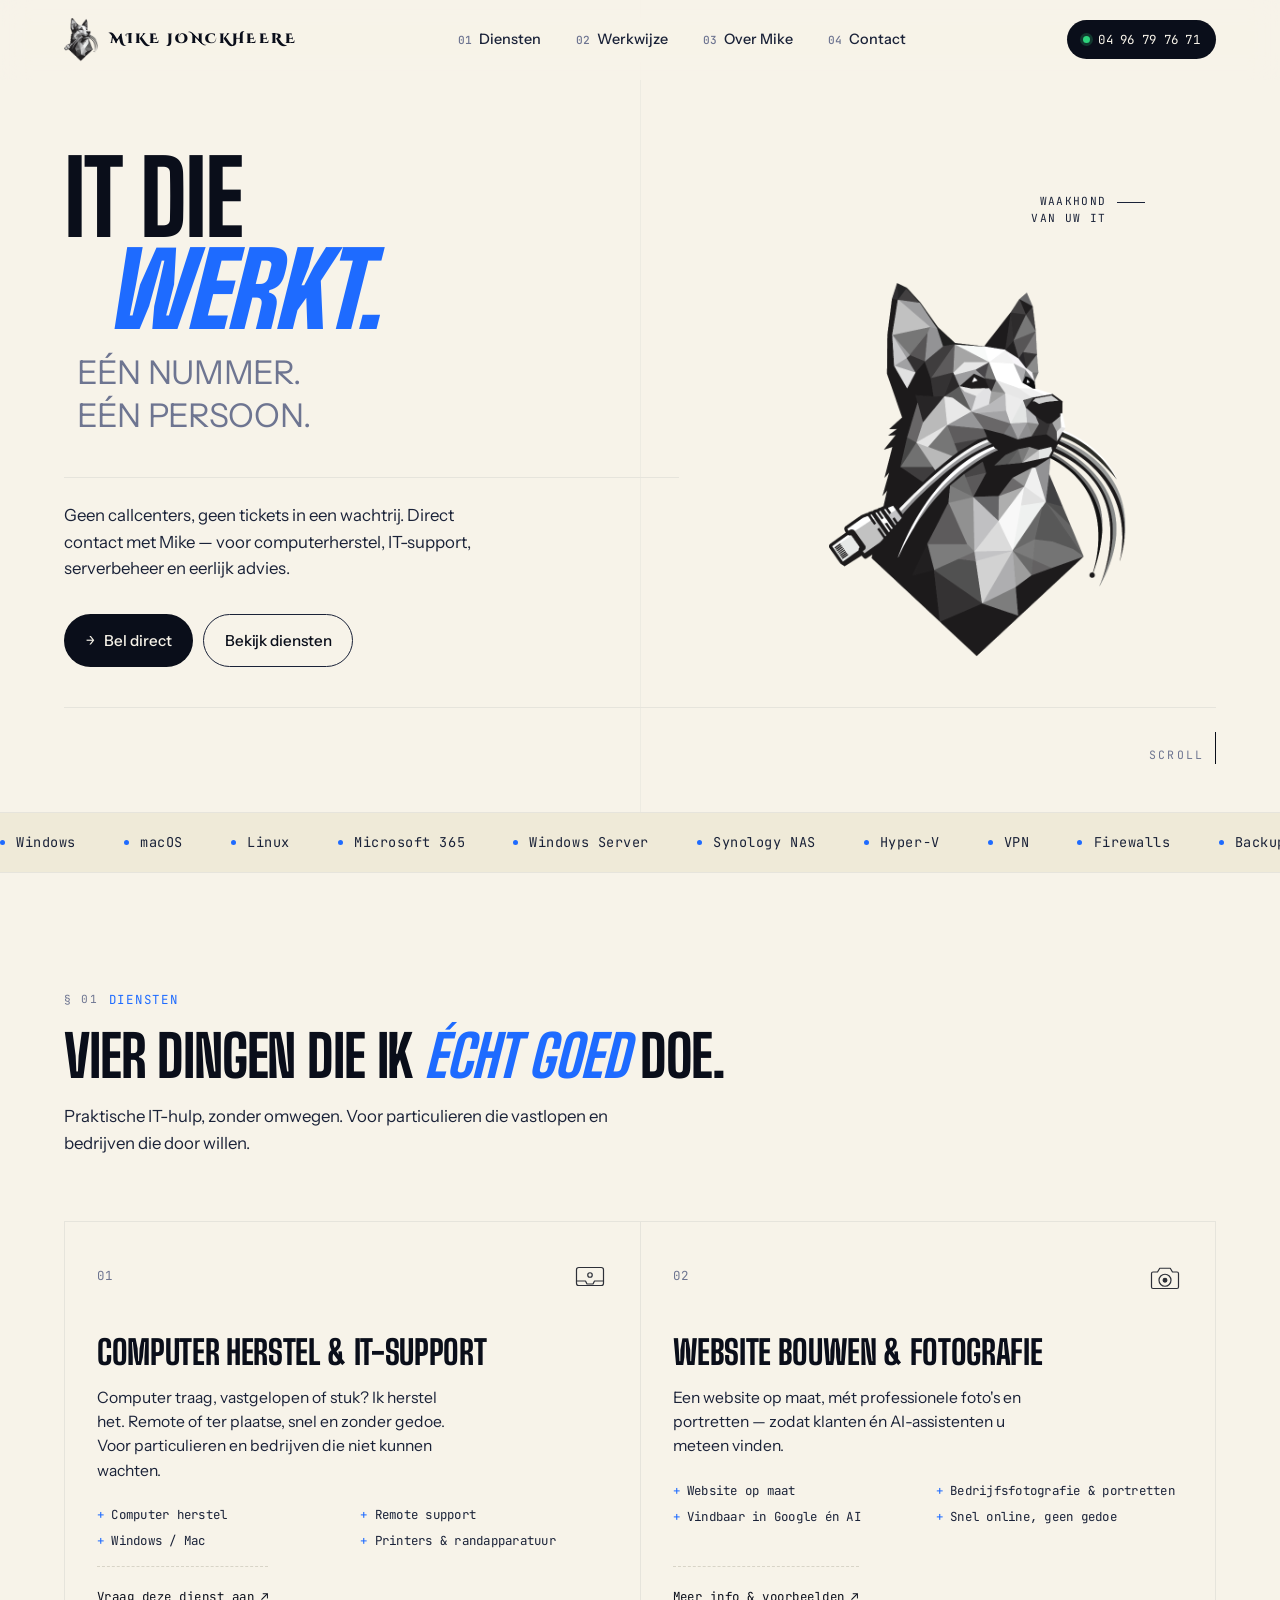
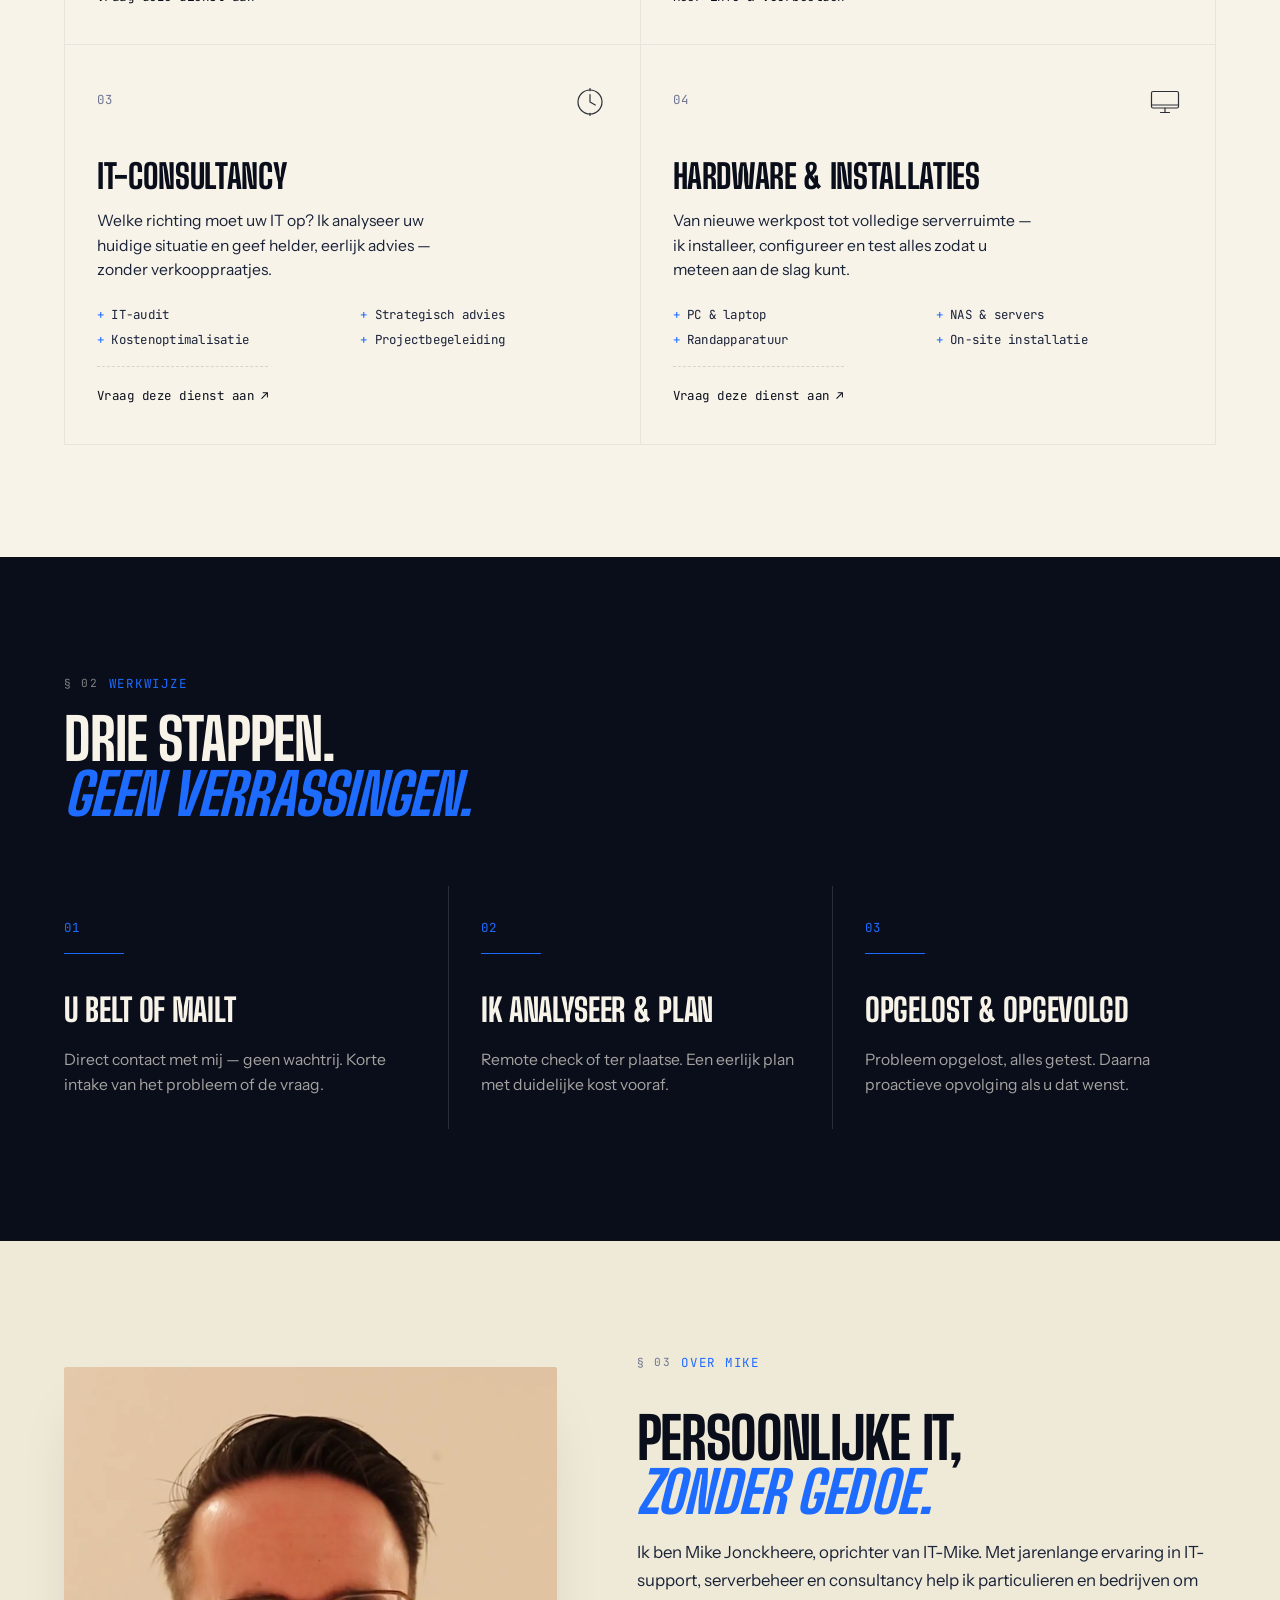
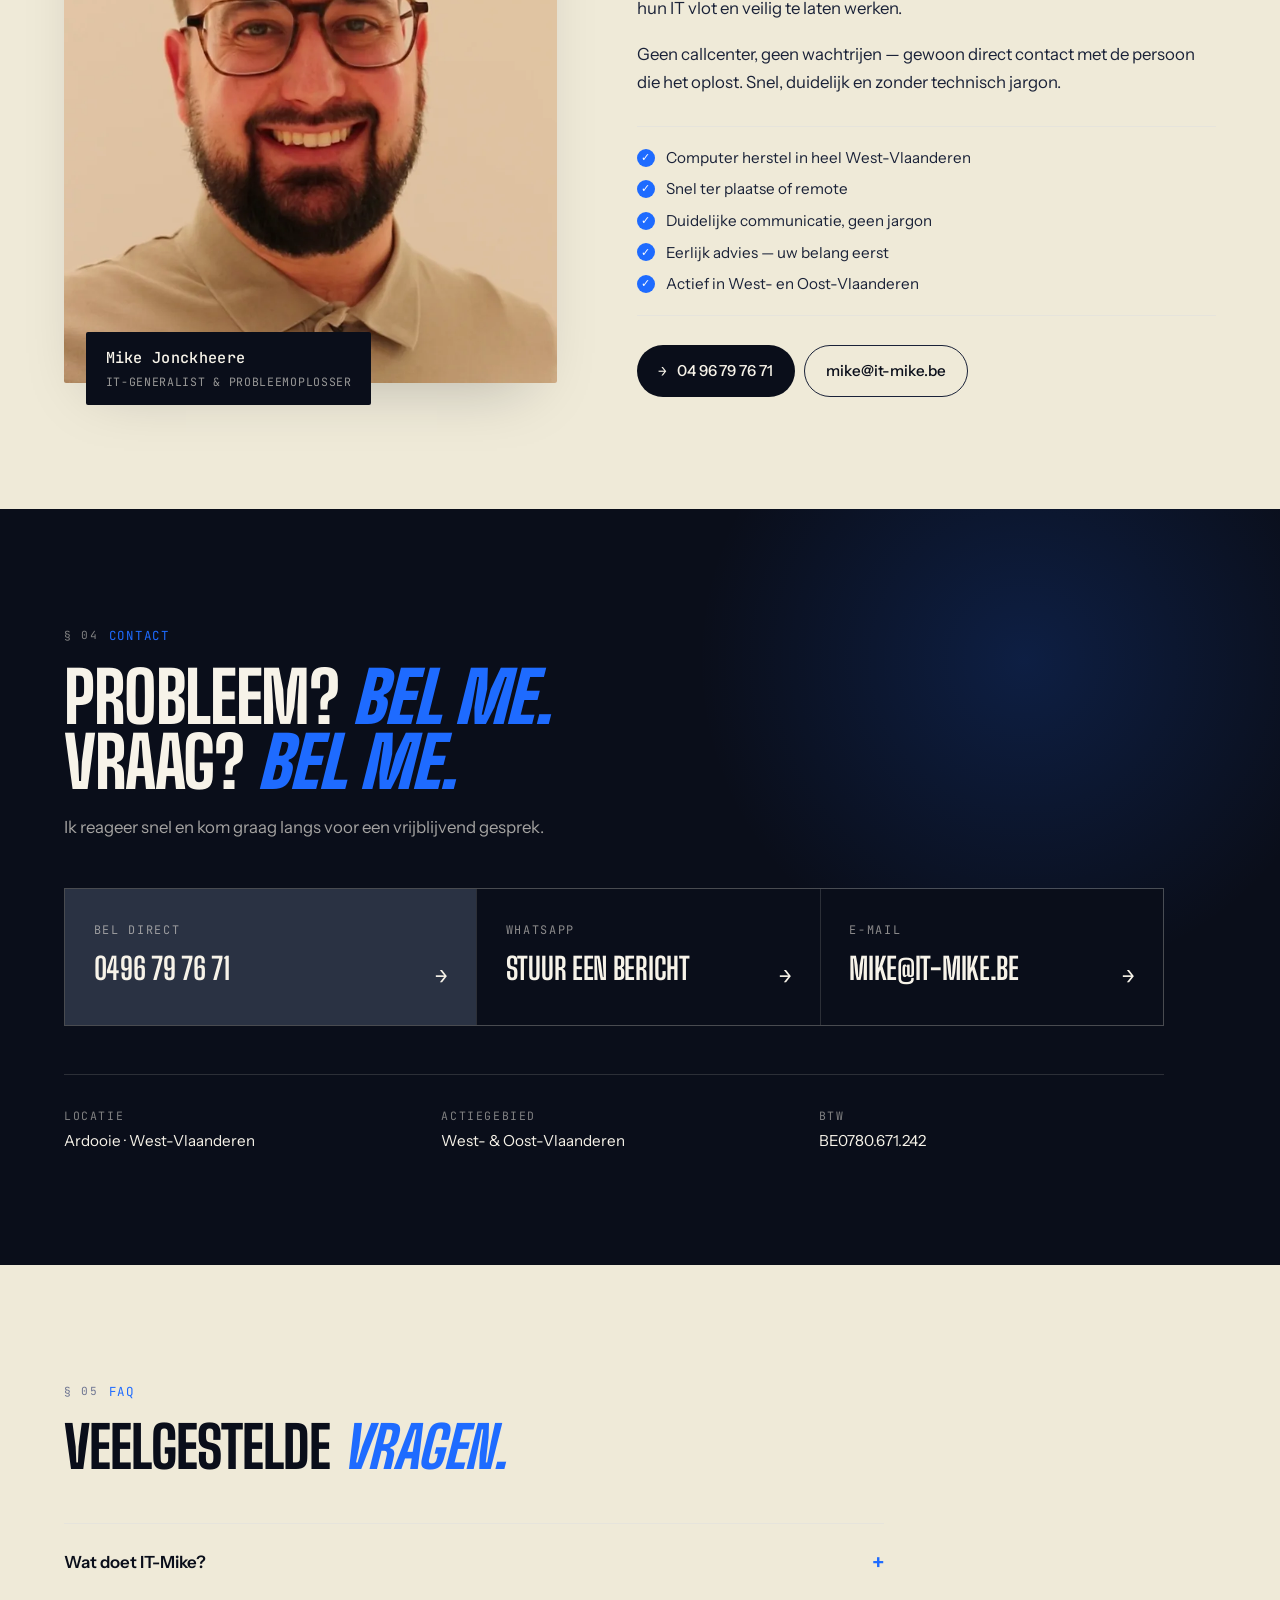
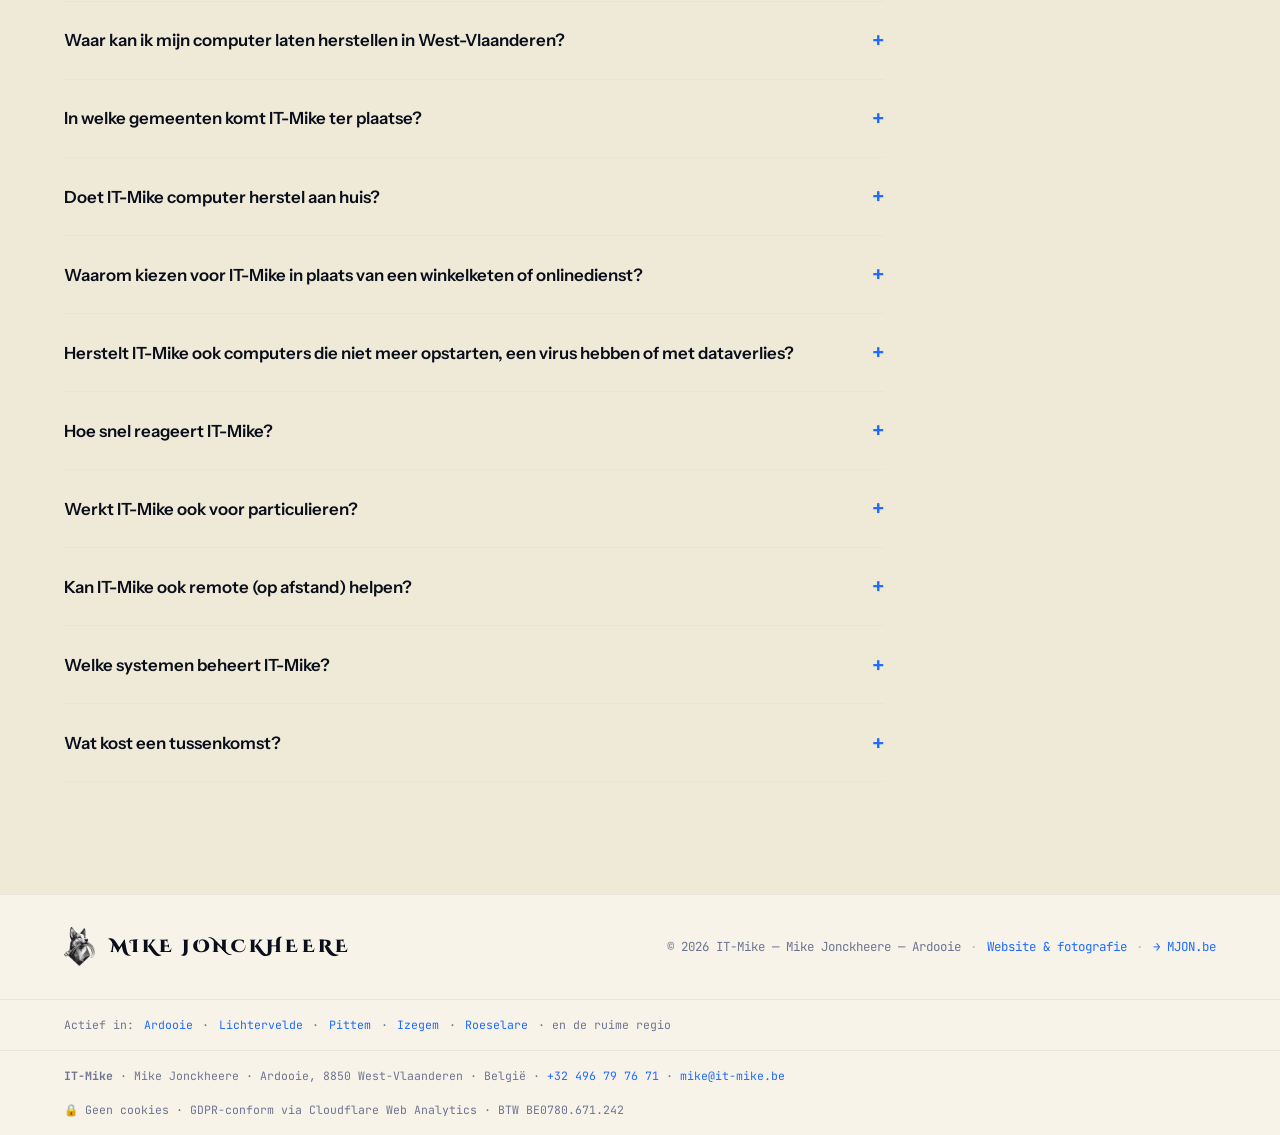
<file: index.html>
<!DOCTYPE html>
<html lang="nl">
<head>
<meta charset="UTF-8"/>
<meta name="viewport" content="width=device-width, initial-scale=1.0"/>
<title>Computer Herstel &amp; IT-Support Ardooie, Lichtervelde | IT-Mike</title>
<meta name="description" content="Computer herstel, IT-support en serverbeheer in Ardooie, Lichtervelde en West-Vlaanderen. Mike Jonckheere — direct bereikbaar, geen callcenter. Reactietijd &lt; 2 uur. BTW BE0780.671.242."/>
<meta name="keywords" content="computer herstel Lichtervelde, computer herstel Ardooie, computer reparatie West-Vlaanderen, pc herstelling Lichtervelde, IT support Ardooie, IT helpdesk West-Vlaanderen, serverbeheer Roeselare, computer hulp Ardooie, IT consultancy West-Vlaanderen, Mike Jonckheere IT, IT-Mike, server beheer Tielt, IT support Izegem, IT Kortemark, IT Wingene"/>
<meta name="author" content="Mike Jonckheere — IT-Mike"/>
<meta name="robots" content="index, follow"/>
<link rel="canonical" href="https://it-mike.be/"/>
<link rel="icon" type="image/png" href="/media/Favicon.png"/>
<link rel="apple-touch-icon" href="/media/Favicon.png"/>
<meta name="geo.region" content="BE-VWV"/>
<meta name="geo.placename" content="Ardooie, West-Vlaanderen, België"/>
<meta name="geo.position" content="50.9814;3.2057"/>
<meta name="ICBM" content="50.9814, 3.2057"/>
<meta property="og:type" content="website"/>
<meta property="og:url" content="https://it-mike.be/"/>
<meta property="og:title" content="Computer Herstel &amp; IT-Support Ardooie, Lichtervelde | IT-Mike"/>
<meta property="og:description" content="Computer herstel, IT-support en serverbeheer in Ardooie, Lichtervelde en West-Vlaanderen. Mike Jonckheere — direct bereikbaar, reactietijd &lt; 2 uur."/>
<meta property="og:locale" content="nl_BE"/>
<meta property="og:image" content="https://it-mike.be/media/Logo with slogan.png"/>
<script type="application/ld+json" id="ld-json">
{
  "@context": "https://schema.org",
  "@graph": [
    {
      "@type": "LocalBusiness",
      "@id": "https://it-mike.be/#business",
      "name": "IT-Mike",
      "alternateName": ["IT-Mike Ardooie", "IT-Mike Lichtervelde", "IT-Mike West-Vlaanderen"],
      "description": "Computer herstel, persoonlijke IT-support, server- en cloudbeheer, IT-consultancy en hardware-installaties voor bedrijven en particulieren in Ardooie, Lichtervelde en West- en Oost-Vlaanderen. Geen callcenter — direct contact met Mike Jonckheere.",
      "url": "https://it-mike.be",
      "telephone": "+32496797671",
      "email": "mike@it-mike.be",
      "vatID": "BE0780671242",
      "foundingDate": "2022",
      "priceRange": "€€",
      "currenciesAccepted": "EUR",
      "paymentAccepted": "Bankoverschrijving, Cash",
      "address": {
        "@type": "PostalAddress",
        "addressLocality": "Ardooie",
        "addressRegion": "West-Vlaanderen",
        "postalCode": "8850",
        "addressCountry": "BE"
      },
      "geo": {
        "@type": "GeoCoordinates",
        "latitude": 50.9814,
        "longitude": 3.2057
      },
      "areaServed": [
        {"@type": "City", "name": "Ardooie", "containedInPlace": {"@type": "AdministrativeArea", "name": "West-Vlaanderen"}},
        {"@type": "City", "name": "Roeselare"},
        {"@type": "City", "name": "Tielt"},
        {"@type": "City", "name": "Izegem"},
        {"@type": "City", "name": "Torhout"},
        {"@type": "City", "name": "Kortemark"},
        {"@type": "City", "name": "Wingene"},
        {"@type": "City", "name": "Pittem"},
        {"@type": "City", "name": "Lichtervelde"},
        {"@type": "City", "name": "Ruiselede"},
        {"@type": "City", "name": "Ichtegem"},
        {"@type": "City", "name": "Zedelgem"},
        {"@type": "City", "name": "Meulebeke"},
        {"@type": "City", "name": "Hooglede"},
        {"@type": "City", "name": "Staden"},
        {"@type": "City", "name": "Ledegem"},
        {"@type": "City", "name": "Moorslede"},
        {"@type": "City", "name": "Diksmuide"},
        {"@type": "City", "name": "Deinze"},
        {"@type": "City", "name": "Aalter"},
        {"@type": "City", "name": "Nevele"},
        {"@type": "City", "name": "Zulte"},
        {"@type": "AdministrativeArea", "name": "West-Vlaanderen"},
        {"@type": "AdministrativeArea", "name": "Oost-Vlaanderen"}
      ],
      "openingHoursSpecification": [
        {
          "@type": "OpeningHoursSpecification",
          "dayOfWeek": ["Monday","Tuesday","Wednesday","Thursday","Friday"],
          "opens": "08:00",
          "closes": "20:00"
        },
        {
          "@type": "OpeningHoursSpecification",
          "dayOfWeek": "Saturday",
          "opens": "09:00",
          "closes": "17:00"
        }
      ],
      "hasOfferCatalog": {
        "@type": "OfferCatalog",
        "name": "IT-diensten West-Vlaanderen",
        "itemListElement": [
          {
            "@type": "Offer",
            "itemOffered": {
              "@type": "Service",
              "name": "Computer herstel",
              "description": "Herstelling van trage, vastgelopen of defecte pc's en laptops. Remote of ter plaatse in Ardooie, Lichtervelde en heel West-Vlaanderen.",
              "areaServed": "West-Vlaanderen, Oost-Vlaanderen"
            }
          },
          {
            "@type": "Offer",
            "itemOffered": {
              "@type": "Service",
              "name": "IT-Support & Helpdesk",
              "description": "Remote of on-site IT-hulp voor bedrijven en particulieren in West-Vlaanderen. Reactietijd minder dan 2 uur voor dringende problemen. Windows, macOS, printers en randapparatuur.",
              "areaServed": "West-Vlaanderen, Oost-Vlaanderen"
            }
          },
          {
            "@type": "Offer",
            "itemOffered": {
              "@type": "Service",
              "name": "Website bouwen & fotografie",
              "description": "Professionele website op maat voor zelfstandigen en vaklui, inclusief bedrijfsfotografie en portretten. Geoptimaliseerd voor vindbaarheid in zoekmachines én AI-assistenten.",
              "areaServed": "West-Vlaanderen, Oost-Vlaanderen"
            }
          },
          {
            "@type": "Offer",
            "itemOffered": {
              "@type": "Service",
              "name": "IT-Consultancy",
              "description": "IT-audit, strategisch advies, kostenoptimalisatie en projectbegeleiding voor KMO's en zelfstandigen in West-Vlaanderen.",
              "areaServed": "West-Vlaanderen, Oost-Vlaanderen"
            }
          },
          {
            "@type": "Offer",
            "itemOffered": {
              "@type": "Service",
              "name": "Hardware & installaties",
              "description": "Installatie en configuratie van pc, laptop, NAS, servers en randapparatuur. On-site service in West- en Oost-Vlaanderen.",
              "areaServed": "West-Vlaanderen, Oost-Vlaanderen"
            }
          }
        ]
      },
      "founder": {"@id": "https://it-mike.be/#mike"},
      "employee": {"@id": "https://it-mike.be/#mike"}
    },
    {
      "@type": "Person",
      "@id": "https://it-mike.be/#mike",
      "name": "Mike Jonckheere",
      "jobTitle": "IT-generalist & oprichter IT-Mike",
      "knowsAbout": ["IT-support","Windows Server","Linux","Microsoft 365","Hyper-V","Synology NAS","VPN","Netwerken","Cloudinfrastructuur","IT-consultancy"],
      "worksFor": {"@id": "https://it-mike.be/#business"},
      "address": {
        "@type": "PostalAddress",
        "addressLocality": "Ardooie",
        "addressRegion": "West-Vlaanderen",
        "addressCountry": "BE"
      }
    },
    {
      "@type": "FAQPage",
      "mainEntity": [
        {
          "@type": "Question",
          "name": "Wat doet IT-Mike?",
          "acceptedAnswer": {
            "@type": "Answer",
            "text": "IT-Mike is de éénmanszaak van Mike Jonckheere uit Ardooie (West-Vlaanderen). IT-Mike biedt IT-support & helpdesk, server- en cloudbeheer, IT-consultancy en hardware-installaties aan voor bedrijven en particulieren in West- en Oost-Vlaanderen. Direct contact, geen callcenter."
          }
        },
        {
          "@type": "Question",
          "name": "Hoe snel reageert IT-Mike op een IT-probleem?",
          "acceptedAnswer": {
            "@type": "Answer",
            "text": "IT-Mike streeft naar een reactietijd van minder dan 2 uur voor dringende problemen — vaak nog dezelfde dag geholpen. Bel 04 96 79 76 71 voor de snelste respons. Remote hulp is onmiddellijk mogelijk; on-site interventie in West-Vlaanderen en omstreken zo snel mogelijk na contact."
          }
        },
        {
          "@type": "Question",
          "name": "In welke gemeenten is IT-Mike actief?",
          "acceptedAnswer": {
            "@type": "Answer",
            "text": "IT-Mike is gevestigd in Ardooie en actief in heel West-Vlaanderen (o.a. Roeselare, Tielt, Izegem, Torhout, Kortemark, Wingene, Pittem, Lichtervelde, Ruiselede, Ichtegem, Zedelgem, Meulebeke, Hooglede, Staden, Ledegem, Moorslede, Diksmuide) en Oost-Vlaanderen (o.a. Deinze, Aalter, Nevele, Zulte). Remote hulp kan overal in België."
          }
        },
        {
          "@type": "Question",
          "name": "Waar kan ik mijn computer laten herstellen in West-Vlaanderen?",
          "acceptedAnswer": {
            "@type": "Answer",
            "text": "IT-Mike herstelt computers en laptops in heel West-Vlaanderen — onder meer Ardooie, Roeselare, Tielt, Izegem, Torhout, Kortemark, Wingene, Pittem, Lichtervelde, Ruiselede, Ichtegem, Zedelgem, Meulebeke, Hooglede, Staden, Ledegem, Moorslede en Diksmuide — remote of met een bezoek ter plaatse. Bel 04 96 79 76 71 voor een snelle diagnose."
          }
        },
        {
          "@type": "Question",
          "name": "Doet IT-Mike computer herstel aan huis?",
          "acceptedAnswer": {
            "@type": "Answer",
            "text": "Beide kan. De meeste klanten brengen hun toestel gewoon binnen — dat is meestal het snelst. Mike komt ook zeker ter plaatse in heel West-Vlaanderen, vooral voor opleiding, begeleiding of installaties waar dat handiger is."
          }
        },
        {
          "@type": "Question",
          "name": "Waarom kiezen voor IT-Mike in plaats van een winkelketen of onlinedienst?",
          "acceptedAnswer": {
            "@type": "Answer",
            "text": "Bij IT-Mike is er altijd rechtstreeks contact met Mike Jonckheere zelf — geen callcenter, geen ticketsysteem, geen wisselende techniekers. Reactietijd onder de 2 uur, prijzen vooraf duidelijk gecommuniceerd, en eerlijk advies zonder verkooppraatjes."
          }
        },
        {
          "@type": "Question",
          "name": "Herstelt IT-Mike ook computers die niet meer opstarten, een virus hebben of met dataverlies?",
          "acceptedAnswer": {
            "@type": "Answer",
            "text": "Ja — een pc die niet meer opstart, traag is, een virus of malware heeft, of waar data van gered moet worden, zijn herstellingen die IT-Mike dagelijks uitvoert. Remote diagnose of een bezoek ter plaatse, naargelang het probleem."
          }
        },
        {
          "@type": "Question",
          "name": "Werkt IT-Mike ook voor particulieren?",
          "acceptedAnswer": {
            "@type": "Answer",
            "text": "Ja, IT-Mike helpt zowel particulieren (thuisgebruikers) als bedrijven, KMO's en zelfstandigen. Of het nu gaat om een vastgelopen laptop, printerprobleem of volledige serverinrichting — u kunt bij IT-Mike terecht."
          }
        },
        {
          "@type": "Question",
          "name": "Kan IT-Mike ook remote (op afstand) helpen?",
          "acceptedAnswer": {
            "@type": "Answer",
            "text": "Ja, IT-Mike biedt remote support aan voor de meeste problemen. Via een beveiligde verbinding wordt uw probleem snel opgelost zonder dat er iemand langs moet komen. Voor hardware-installaties en netwerkproblemen ter plaatse komt Mike langs in West- en Oost-Vlaanderen."
          }
        },
        {
          "@type": "Question",
          "name": "Wat kost een tussenkomst van IT-Mike?",
          "acceptedAnswer": {
            "@type": "Answer",
            "text": "IT-Mike start met een diagnose-uur (€62,50 excl. BTW) — tenzij het probleem al binnen dat eerste uur opgelost is. Na de diagnose volgt een duidelijke inschatting van wat er nodig is en wat het kost, vóór er verder gewerkt wordt. Geen verrassingen achteraf."
          }
        },
        {
          "@type": "Question",
          "name": "Welke IT-systemen beheert IT-Mike?",
          "acceptedAnswer": {
            "@type": "Answer",
            "text": "IT-Mike heeft ervaring met Windows, macOS, Linux, Windows Server, Microsoft 365, Hyper-V, Synology NAS, VPN-oplossingen, firewalls, Active Directory, Office 365, cloud migratie en backup & recovery."
          }
        }
      ]
    }
  ]
}
</script>
<script defer src="https://static.cloudflareinsights.com/beacon.min.js" data-cf-beacon='{"token":"JOUW_TOKEN_HIER"}'></script>
<link rel="preconnect" href="https://fonts.googleapis.com"/>
<link rel="preconnect" href="https://fonts.gstatic.com" crossorigin/>
<link href="https://fonts.googleapis.com/css2?family=Big+Shoulders+Display:wght@500;700;800;900&family=Cinzel:wght@500;700;900&family=Instrument+Serif:ital@0;1&family=Instrument+Sans:wght@400;500;600&family=JetBrains+Mono:wght@400;500&display=swap" rel="stylesheet"/>
<link rel="stylesheet" href="/styles.css"/>
<!-- Matomo -->
<script>
  var _paq = window._paq = window._paq || [];
  /* tracker methods like "setCustomDimension" should be called before "trackPageView" */
  _paq.push(['trackPageView']);
  _paq.push(['enableLinkTracking']);
  (function() {
    var u="//it-mike.duckdns.org/";
    _paq.push(['setTrackerUrl', u+'matomo.php']);
    _paq.push(['setSiteId', '1']);
    var d=document, g=d.createElement('script'), s=d.getElementsByTagName('script')[0];
    g.async=true; g.src=u+'matomo.js'; s.parentNode.insertBefore(g,s);
  })();
</script>
<!-- End Matomo Code -->
</head>
<body>

<!-- Mobile menu -->
<div class="mobile-menu" id="mobileMenu">
  <button class="mobile-close" id="mobileClose" aria-label="Sluit menu">×</button>
  <a href="#diensten" class="mobile-link"><span>01</span>Diensten</a>
  <a href="#werkwijze" class="mobile-link"><span>02</span>Werkwijze</a>
  <a href="#over" class="mobile-link"><span>03</span>Over Mike</a>
  <a href="#contact" class="mobile-link"><span>04</span>Contact</a>
  <a href="tel:+32496797671" class="mobile-call">04 96 79 76 71</a>
</div>

<!-- Nav -->
<nav id="navbar" class="nav">
  <a href="#top" class="nav-brand" aria-label="IT-Mike home">
    <img src="/media/Dog mark.png" alt="" class="nav-dog"/>
    <span class="nav-name">MIKE JONCKHEERE</span>
  </a>
  <ul class="nav-links">
    <li><a href="#diensten"><span class="nav-num">01</span>Diensten</a></li>
    <li><a href="#werkwijze"><span class="nav-num">02</span>Werkwijze</a></li>
    <li><a href="#over"><span class="nav-num">03</span>Over Mike</a></li>
    <li><a href="#contact"><span class="nav-num">04</span>Contact</a></li>
  </ul>
  <a href="tel:+32496797671" class="nav-cta">
    <span class="nav-cta-dot"></span>
    04 96 79 76 71
  </a>
  <button class="nav-burger" id="navBurger" aria-label="Open menu">
    <span></span><span></span><span></span>
  </button>
</nav>

<main>

<!-- Hero — Editorial -->
<section id="top" class="hero hero-editorial">
  <div class="hero-grid">
    <h1 class="hero-headline">
      <span class="line">IT die</span>
      <span class="line line-italic rotating" id="rotatingWord" aria-live="polite">
        <span class="rw-word on">werkt.</span>
        <span class="rw-word">luistert.</span>
        <span class="rw-word">uitlegt.</span>
        <span class="rw-word">klopt.</span>
      </span>
      <span class="line line-faded">Eén nummer.</span>
      <span class="line line-faded">Eén persoon.</span>
    </h1>

    <div class="hero-mascot" aria-hidden="true">
      <img src="/media/Dog mark.png" alt=""/>
      <div class="hero-mascot-tag">
        <span class="hmt-line"></span>
        <span class="hmt-text">Waakhond<br/>van uw IT</span>
      </div>
    </div>

    <div class="hero-side">
      <p class="hero-lede" id="cms-hero-lede">
        Geen callcenters, geen tickets in een wachtrij. Direct contact met
        Mike — voor computerherstel, IT-support, serverbeheer en eerlijk advies.
      </p>
      <div class="hero-actions">
        <a href="tel:+32496797671" class="btn btn-primary">
          <span class="btn-arrow">→</span>
          Bel direct
        </a>
        <a href="#diensten" class="btn btn-ghost">Bekijk diensten</a>
      </div>
    </div>

    <div class="hero-foot">
      <div class="hf-item hf-scroll">
        <span>Scroll</span>
        <div class="hf-scroll-line"></div>
      </div>
    </div>
  </div>
</section>

<!-- Marquee strip -->
<section class="marquee" aria-hidden="true">
  <div class="marquee-track">
    <span class="marquee-item"><span class="marquee-dot"></span>Windows</span>
    <span class="marquee-item"><span class="marquee-dot"></span>macOS</span>
    <span class="marquee-item"><span class="marquee-dot"></span>Linux</span>
    <span class="marquee-item"><span class="marquee-dot"></span>Microsoft 365</span>
    <span class="marquee-item"><span class="marquee-dot"></span>Windows Server</span>
    <span class="marquee-item"><span class="marquee-dot"></span>Synology NAS</span>
    <span class="marquee-item"><span class="marquee-dot"></span>Hyper-V</span>
    <span class="marquee-item"><span class="marquee-dot"></span>VPN</span>
    <span class="marquee-item"><span class="marquee-dot"></span>Firewalls</span>
    <span class="marquee-item"><span class="marquee-dot"></span>Backup &amp; recovery</span>
    <span class="marquee-item"><span class="marquee-dot"></span>Office 365</span>
    <span class="marquee-item"><span class="marquee-dot"></span>Active Directory</span>
    <span class="marquee-item"><span class="marquee-dot"></span>Cloud migratie</span>
    <span class="marquee-item"><span class="marquee-dot"></span>Hardware</span>
    <span class="marquee-item"><span class="marquee-dot"></span>Windows</span>
    <span class="marquee-item"><span class="marquee-dot"></span>macOS</span>
    <span class="marquee-item"><span class="marquee-dot"></span>Linux</span>
    <span class="marquee-item"><span class="marquee-dot"></span>Microsoft 365</span>
    <span class="marquee-item"><span class="marquee-dot"></span>Windows Server</span>
    <span class="marquee-item"><span class="marquee-dot"></span>Synology NAS</span>
    <span class="marquee-item"><span class="marquee-dot"></span>Hyper-V</span>
    <span class="marquee-item"><span class="marquee-dot"></span>VPN</span>
    <span class="marquee-item"><span class="marquee-dot"></span>Firewalls</span>
    <span class="marquee-item"><span class="marquee-dot"></span>Backup &amp; recovery</span>
    <span class="marquee-item"><span class="marquee-dot"></span>Office 365</span>
    <span class="marquee-item"><span class="marquee-dot"></span>Active Directory</span>
    <span class="marquee-item"><span class="marquee-dot"></span>Cloud migratie</span>
    <span class="marquee-item"><span class="marquee-dot"></span>Hardware</span>
  </div>
</section>

<!-- Diensten -->
<section id="diensten" class="section diensten reveal">
  <div class="section-head">
    <div class="section-tag"><span class="tag-num">§ 01</span>Diensten</div>
    <h2 class="section-title">Vier dingen die ik <em>écht goed</em> doe.</h2>
    <p class="section-sub">Praktische IT-hulp, zonder omwegen. Voor particulieren die vastlopen en bedrijven die door willen.</p>
  </div>
  <div class="diensten-grid">
    <article class="dienst">
      <div class="dienst-head">
        <span class="dienst-num">01</span>
        <svg viewBox="0 0 48 48" fill="none" stroke="currentColor" stroke-width="1.6" stroke-linecap="round" stroke-linejoin="round">
          <rect x="6" y="10" width="36" height="24" rx="3"/>
          <path d="M6 28 L18 28 L20 32 L28 32 L30 28 L42 28"/>
          <circle cx="24" cy="20" r="3"/>
        </svg>
      </div>
      <h3 class="dienst-title" id="cms-d1-title">Computer Herstel &amp; IT-Support</h3>
      <p class="dienst-desc" id="cms-d1-desc">Computer traag, vastgelopen of stuk? Ik herstel het. Remote of ter plaatse — snel en zonder gedoe.</p>
      <ul class="dienst-points" id="cms-d1-points">
        <li><span class="dienst-bullet">+</span>Computer herstel</li>
        <li><span class="dienst-bullet">+</span>Remote support</li>
        <li><span class="dienst-bullet">+</span>Windows / Mac</li>
        <li><span class="dienst-bullet">+</span>Printers &amp; randapparatuur</li>
      </ul>
      <a href="#contact" class="dienst-link">Vraag deze dienst aan <span>↗</span></a>
    </article>
    <article class="dienst">
      <div class="dienst-head">
        <span class="dienst-num">02</span>
        <svg viewBox="0 0 48 48" fill="none" stroke="currentColor" stroke-width="1.6" stroke-linecap="round" stroke-linejoin="round">
          <path d="M8 16 L14 16 L17 11 L31 11 L34 16 L40 16 A2 2 0 0 1 42 18 L42 36 A2 2 0 0 1 40 38 L8 38 A2 2 0 0 1 6 36 L6 18 A2 2 0 0 1 8 16 Z"/>
          <circle cx="24" cy="27" r="8"/>
          <circle cx="24" cy="27" r="2.5" fill="currentColor"/>
        </svg>
      </div>
      <h3 class="dienst-title" id="cms-d2-title">Website bouwen &amp; fotografie</h3>
      <p class="dienst-desc" id="cms-d2-desc">Een website op maat, mét professionele foto's en portretten — zodat klanten én AI-assistenten u meteen vinden.</p>
      <ul class="dienst-points" id="cms-d2-points">
        <li><span class="dienst-bullet">+</span>Website op maat</li>
        <li><span class="dienst-bullet">+</span>Bedrijfsfotografie &amp; portretten</li>
        <li><span class="dienst-bullet">+</span>Vindbaar in Google én AI</li>
        <li><span class="dienst-bullet">+</span>Snel online, geen gedoe</li>
      </ul>
      <a href="/website-bouwen/" class="dienst-link">Meer info &amp; voorbeelden <span>↗</span></a>
    </article>
    <article class="dienst">
      <div class="dienst-head">
        <span class="dienst-num">03</span>
        <svg viewBox="0 0 48 48" fill="none" stroke="currentColor" stroke-width="1.6" stroke-linecap="round" stroke-linejoin="round">
          <circle cx="24" cy="24" r="16"/>
          <path d="M24 14 L24 24 L31 28"/>
          <line x1="24" y1="6" x2="24" y2="9"/>
          <line x1="24" y1="39" x2="24" y2="42"/>
        </svg>
      </div>
      <h3 class="dienst-title" id="cms-d3-title">IT-Consultancy</h3>
      <p class="dienst-desc" id="cms-d3-desc">Helder, eerlijk advies. Geen verkooppraatjes, wel een plan dat klopt met uw budget.</p>
      <ul class="dienst-points" id="cms-d3-points">
        <li><span class="dienst-bullet">+</span>IT-audit</li>
        <li><span class="dienst-bullet">+</span>Strategisch advies</li>
        <li><span class="dienst-bullet">+</span>Kostenoptimalisatie</li>
        <li><span class="dienst-bullet">+</span>Projectbegeleiding</li>
      </ul>
      <a href="#contact" class="dienst-link">Vraag deze dienst aan <span>↗</span></a>
    </article>
    <article class="dienst">
      <div class="dienst-head">
        <span class="dienst-num">04</span>
        <svg viewBox="0 0 48 48" fill="none" stroke="currentColor" stroke-width="1.6" stroke-linecap="round" stroke-linejoin="round">
          <rect x="6" y="10" width="36" height="22" rx="2"/>
          <line x1="6" y1="28" x2="42" y2="28"/>
          <line x1="18" y1="38" x2="30" y2="38"/>
          <line x1="24" y1="32" x2="24" y2="38"/>
        </svg>
      </div>
      <h3 class="dienst-title" id="cms-d4-title">Hardware &amp; installaties</h3>
      <p class="dienst-desc" id="cms-d4-desc">Van werkpost tot serverruimte — alles correct geïnstalleerd, getest en uitgelegd.</p>
      <ul class="dienst-points" id="cms-d4-points">
        <li><span class="dienst-bullet">+</span>PC &amp; laptop</li>
        <li><span class="dienst-bullet">+</span>NAS &amp; servers</li>
        <li><span class="dienst-bullet">+</span>Randapparatuur</li>
        <li><span class="dienst-bullet">+</span>On-site installatie</li>
      </ul>
      <a href="#contact" class="dienst-link">Vraag deze dienst aan <span>↗</span></a>
    </article>
  </div>
</section>

<!-- Werkwijze -->
<section id="werkwijze" class="section werkwijze reveal">
  <div class="section-head section-head-light">
    <div class="section-tag"><span class="tag-num">§ 02</span>Werkwijze</div>
    <h2 class="section-title">Drie stappen.<br/><em>Geen verrassingen.</em></h2>
  </div>
  <div class="stappen">
    <div class="stap">
      <div class="stap-num">01</div>
      <div class="stap-line"></div>
      <h3 class="stap-title" id="cms-stap1-title">U belt of mailt</h3>
      <p class="stap-desc" id="cms-stap1-desc">Direct contact met mij — geen wachtrij. Korte intake van het probleem of de vraag.</p>
    </div>
    <div class="stap">
      <div class="stap-num">02</div>
      <div class="stap-line"></div>
      <h3 class="stap-title" id="cms-stap2-title">Ik analyseer &amp; plan</h3>
      <p class="stap-desc" id="cms-stap2-desc">Remote check of ter plaatse. Een eerlijk plan met duidelijke kost vooraf.</p>
    </div>
    <div class="stap">
      <div class="stap-num">03</div>
      <div class="stap-line"></div>
      <h3 class="stap-title" id="cms-stap3-title">Opgelost &amp; opgevolgd</h3>
      <p class="stap-desc" id="cms-stap3-desc">Probleem opgelost, alles getest. Daarna proactieve opvolging als u dat wenst.</p>
    </div>
  </div>
</section>

<!-- Over Mike -->
<section id="over" class="section over reveal">
  <div class="over-grid">
    <div class="over-portrait">
      <div class="over-portrait-frame">
        <img id="cms-profile-img" src="/fotos/contact-mike.webp" alt="Mike Jonckheere"
             style="width:100%;height:100%;object-fit:cover;object-position:center 16%;display:block"/>
      </div>
      <div class="over-portrait-tag">
        <span class="opt-name">Mike Jonckheere</span>
        <span class="opt-role">IT-generalist &amp; probleemoplosser</span>
      </div>
    </div>
    <div class="over-content">
      <div class="section-tag"><span class="tag-num">§ 03</span>Over Mike</div>
      <h2 class="section-title">Persoonlijke IT,<br/><em>zonder gedoe.</em></h2>
      <p class="over-text" id="cms-about-1">Ik ben <strong>Mike Jonckheere</strong>, oprichter van IT-Mike. Met jaren ervaring in IT-support, serverbeheer en consultancy help ik particulieren en bedrijven om hun IT vlot en veilig te laten werken.</p>
      <p class="over-text" id="cms-about-2">Geen callcenter, geen wachtrijen — gewoon <strong>direct contact</strong> met de persoon die het oplost. Snel, duidelijk en zonder technisch jargon.</p>
      <div class="over-checks" id="cms-over-checks">
        <div class="over-check"><span class="ock">✓</span>Snel ter plaatse of remote</div>
        <div class="over-check"><span class="ock">✓</span>Duidelijke communicatie, geen jargon</div>
        <div class="over-check"><span class="ock">✓</span>Eerlijk advies — uw belang eerst</div>
        <div class="over-check"><span class="ock">✓</span>Actief in West- en Oost-Vlaanderen</div>
      </div>
      <div class="over-actions">
        <a href="tel:+32496797671" class="btn btn-primary"><span class="btn-arrow">→</span> 04 96 79 76 71</a>
        <a id="cms-email-over" href="mailto:mike@it-mike.be?subject=Vraag%20via%20it-mike.be&body=Goeiedag%20Mike%2C%0A%0AIk%20neem%20contact%20op%20via%20it-mike.be.%0A%0AMijn%20vraag%20%2F%20probleem%3A%0A%0A%0AMijn%20naam%3A%20%0AMijn%20telefoonnummer%3A%20" class="btn btn-ghost">mike@it-mike.be</a>
      </div>
    </div>
  </div>
</section>

<!-- Contact -->
<section id="contact" class="section contact reveal">
  <div class="contact-inner">
    <div class="contact-tag"><span class="tag-num">§ 04</span>Contact</div>
    <h2 class="contact-title">Probleem? <em>Bel me.</em><br/>Vraag? <em>Bel me.</em></h2>
    <p class="contact-sub" id="cms-contact-sub">Ik reageer snel en kom graag langs voor een vrijblijvend gesprek.</p>
    <div class="contact-channels">
      <a href="tel:+32496797671" class="ch ch-primary" id="cms-phone-link">
        <div class="ch-label">Bel direct</div>
        <div class="ch-value" id="cms-phone-val">04 96 79 76 71</div>
        <div class="ch-arrow">→</div>
      </a>
      <a href="https://wa.me/+32496797671" target="_blank" rel="noopener" class="ch">
        <div class="ch-label">WhatsApp</div>
        <div class="ch-value">Stuur een bericht</div>
        <div class="ch-arrow">→</div>
      </a>
      <a href="mailto:mike@it-mike.be?subject=Vraag%20via%20it-mike.be&body=Goeiedag%20Mike%2C%0A%0AIk%20neem%20contact%20op%20via%20it-mike.be.%0A%0AMijn%20vraag%20%2F%20probleem%3A%0A%0A%0AMijn%20naam%3A%20%0AMijn%20telefoonnummer%3A%20" class="ch" id="cms-email-link">
        <div class="ch-label">E-mail</div>
        <div class="ch-value" id="cms-email-val">mike@it-mike.be</div>
        <div class="ch-arrow">→</div>
      </a>
    </div>
    <div class="contact-coords">
      <div><span>Locatie</span>Ardooie · West-Vlaanderen</div>
      <div><span>Actiegebied</span>West- &amp; Oost-Vlaanderen</div>
      <div><span>BTW</span>BE0780.671.242</div>
    </div>
  </div>
</section>

<!-- FAQ -->
<section class="section faq reveal" id="faq" aria-label="Veelgestelde vragen">
  <div class="faq-inner">
    <div class="section-tag"><span class="tag-num">§ 05</span>FAQ</div>
    <h2 class="section-title">Veelgestelde <em>vragen.</em></h2>
    <div class="faq-list" id="cms-faq-list">
      <details class="faq-item">
        <summary class="faq-q">Wat doet IT-Mike?</summary>
        <p class="faq-a">IT-Mike is de éénmanszaak van Mike Jonckheere uit Ardooie. Computer herstel, IT-support &amp; helpdesk, server- en cloudbeheer, IT-consultancy en hardware-installaties voor particulieren en bedrijven in West- en Oost-Vlaanderen. Direct contact, geen callcenter.</p>
      </details>
      <details class="faq-item">
        <summary class="faq-q">Waar kan ik mijn computer laten herstellen in West-Vlaanderen?</summary>
        <p class="faq-a">Overal in West-Vlaanderen: Ardooie, Roeselare, Tielt, Izegem, Torhout, Kortemark, Wingene, Pittem, Lichtervelde, Ruiselede, Ichtegem, Zedelgem, Meulebeke, Hooglede, Staden, Ledegem, Moorslede, Diksmuide en omstreken — remote of met een bezoek ter plaatse. Bel gerust voor een snelle diagnose.</p>
      </details>
      <details class="faq-item">
        <summary class="faq-q">In welke gemeenten komt IT-Mike ter plaatse?</summary>
        <p class="faq-a">Actief in heel West-Vlaanderen: Ardooie, Roeselare, Tielt, Izegem, Torhout, Kortemark, Wingene, Pittem, Lichtervelde, Ruiselede en omstreken. Ook Oost-Vlaanderen (Deinze, Aalter, Nevele, Zulte). Remote hulp is overal in België mogelijk.</p>
      </details>
      <details class="faq-item">
        <summary class="faq-q">Doet IT-Mike computer herstel aan huis?</summary>
        <p class="faq-a">Beide kan. De meeste mensen brengen hun toestel gewoon binnen — dat is meestal het snelst. Ik kom ook zeker ter plaatse in heel West-Vlaanderen, vooral voor opleiding, begeleiding of installaties waar dat handiger is.</p>
      </details>
      <details class="faq-item">
        <summary class="faq-q">Waarom kiezen voor IT-Mike in plaats van een winkelketen of onlinedienst?</summary>
        <p class="faq-a">Bij mij krijgt u altijd rechtstreeks contact — geen callcenter, geen ticketsysteem, geen wisselende techniekers. Reactietijd onder de 2 uur, prijzen vooraf duidelijk, en eerlijk advies zonder verkooppraatjes.</p>
      </details>
      <details class="faq-item">
        <summary class="faq-q">Herstelt IT-Mike ook computers die niet meer opstarten, een virus hebben of met dataverlies?</summary>
        <p class="faq-a">Ja — een pc die niet meer opstart, traag is, een virus/malware heeft of waar data van gered moet worden: dat zijn herstellingen die ik dagelijks doe. Remote diagnose of een bezoek ter plaatse, naargelang het probleem.</p>
      </details>
      <details class="faq-item">
        <summary class="faq-q">Hoe snel reageert IT-Mike?</summary>
        <p class="faq-a">Streefdoel is minder dan 2 uur voor dringende problemen — vaak nog dezelfde dag geholpen. Bel direct voor de snelste respons: remote hulp is vrijwel onmiddellijk mogelijk, on-site interventie in West-Vlaanderen zo snel mogelijk.</p>
      </details>
      <details class="faq-item">
        <summary class="faq-q">Werkt IT-Mike ook voor particulieren?</summary>
        <p class="faq-a">Ja — particulieren, zelfstandigen en KMO's zijn alle welkom. Of het nu gaat om een vastgelopen laptop, printerprobleem of volledige serverinrichting.</p>
      </details>
      <details class="faq-item">
        <summary class="faq-q">Kan IT-Mike ook remote (op afstand) helpen?</summary>
        <p class="faq-a">Ja, voor de meeste problemen is remote support mogelijk via een beveiligde verbinding. Sneller en even effectief als een bezoek ter plaatse — zonder verplaatsingskosten.</p>
      </details>
      <details class="faq-item">
        <summary class="faq-q">Welke systemen beheert IT-Mike?</summary>
        <p class="faq-a">Windows, macOS, Linux, Windows Server, Microsoft 365, Hyper-V, Synology NAS, VPN, firewalls, Active Directory, Office 365, cloud migratie en backup &amp; recovery.</p>
      </details>
      <details class="faq-item">
        <summary class="faq-q">Wat kost een tussenkomst?</summary>
        <p class="faq-a">Ik start met een diagnose-uur (€62,50 excl. BTW) — tenzij het probleem al binnen dat eerste uur opgelost is. Na de diagnose krijgt u een duidelijke inschatting van wat er nodig is en wat het kost, vóór ik verderga. Geen verrassingen achteraf.</p>
      </details>
    </div>
  </div>
</section>

</main>

<!-- Footer -->
<footer class="footer">
  <div class="footer-row">
    <div class="footer-brand">
      <img src="/media/Dog mark.png" alt="IT-Mike" class="footer-dog"/>
      <span class="footer-name">MIKE JONCKHEERE</span>
    </div>
    <div class="footer-meta">
      <span>© 2026 IT-Mike — Mike Jonckheere — Ardooie</span>
      <span class="footer-sep">·</span>
      <a href="/website-bouwen/">Website &amp; fotografie</a>
      <span class="footer-sep">·</span>
      <a href="https://mjon.be">→ MJON.be</a>
    </div>
  </div>
  <div class="footer-areas">
    <span>Actief in:</span>
    <a href="/ardooie/">Ardooie</a> ·
    <a href="/lichtervelde/">Lichtervelde</a> ·
    <a href="/pittem/">Pittem</a> ·
    <a href="/izegem/">Izegem</a> ·
    <a href="/roeselare/">Roeselare</a>
    <span>· en de ruime regio</span>
  </div>
  <div class="footer-bar">
    <address class="footer-address">
      <strong>IT-Mike</strong> · Mike Jonckheere · Ardooie, 8850 West-Vlaanderen · België ·
      <a href="tel:+32496797671">+32 496 79 76 71</a> ·
      <a href="mailto:mike@it-mike.be">mike@it-mike.be</a>
    </address>
    <span>🔒 Geen cookies · GDPR-conform via Cloudflare Web Analytics · BTW BE0780.671.242</span>
  </div>
</footer>

<script>
// Nav scroll
var navbar = document.getElementById('navbar');
window.addEventListener('scroll', function() {
  navbar.classList.toggle('scrolled', window.scrollY > 24);
});

// Mobile menu
var mobileMenu = document.getElementById('mobileMenu');
document.getElementById('navBurger').addEventListener('click', function() {
  mobileMenu.classList.add('open');
});
document.getElementById('mobileClose').addEventListener('click', function() {
  mobileMenu.classList.remove('open');
});
document.querySelectorAll('.mobile-link').forEach(function(link) {
  link.addEventListener('click', function() { mobileMenu.classList.remove('open'); });
});

// Rotating word
(function() {
  var words = document.querySelectorAll('#rotatingWord .rw-word');
  var i = 0;
  setInterval(function() {
    words[i].classList.remove('on');
    i = (i + 1) % words.length;
    words[i].classList.add('on');
  }, 2400);
})();

// Reveal on scroll
var revealObs = new IntersectionObserver(function(entries) {
  entries.forEach(function(e) {
    if (e.isIntersecting) {
      e.target.classList.add('visible');
      revealObs.unobserve(e.target);
    }
  });
}, { threshold: 0.12, rootMargin: '0px 0px -40px 0px' });
document.querySelectorAll('.reveal').forEach(function(el) { revealObs.observe(el); });

// CMS content
fetch('/content/site.json').then(function(r) { return r.json(); }).then(function(d) {
  function esc(s) {
    return String(s).replace(/&/g,'&amp;').replace(/</g,'&lt;').replace(/>/g,'&gt;').replace(/"/g,'&quot;');
  }
  function set(id, val) {
    var el = document.getElementById(id);
    if (el && val) el.textContent = val;
  }

  // Hero
  set('cms-hero-lede', d.hero_lede);

  // Diensten — titels & beschrijvingen
  set('cms-d1-title', d.d1_title); set('cms-d1-desc', d.d1_desc);
  set('cms-d2-title', d.d2_title); set('cms-d2-desc', d.d2_desc);
  set('cms-d3-title', d.d3_title); set('cms-d3-desc', d.d3_desc);
  set('cms-d4-title', d.d4_title); set('cms-d4-desc', d.d4_desc);

  // Diensten — bulletpunten
  function setPoints(id, items) {
    if (!Array.isArray(items) || !items.length) return;
    var el = document.getElementById(id);
    if (!el) return;
    el.innerHTML = items.map(function(p) {
      return '<li><span class="dienst-bullet">+</span>' + esc(p) + '</li>';
    }).join('');
  }
  setPoints('cms-d1-points', d.d1_points);
  setPoints('cms-d2-points', d.d2_points);
  setPoints('cms-d3-points', d.d3_points);
  setPoints('cms-d4-points', d.d4_points);

  // Werkwijze stappen
  set('cms-stap1-title', d.stap1_title); set('cms-stap1-desc', d.stap1_desc);
  set('cms-stap2-title', d.stap2_title); set('cms-stap2-desc', d.stap2_desc);
  set('cms-stap3-title', d.stap3_title); set('cms-stap3-desc', d.stap3_desc);

  // Over Mike
  set('cms-about-1', d.about_1);
  set('cms-about-2', d.about_2);

  // Over checks
  if (Array.isArray(d.over_checks) && d.over_checks.length) {
    var checks = document.getElementById('cms-over-checks');
    if (checks) checks.innerHTML = d.over_checks.map(function(c) {
      return '<div class="over-check"><span class="ock">✓</span>' + esc(c) + '</div>';
    }).join('');
  }

  // Contact
  set('cms-contact-sub', d.contact_sub);
  if (d.contact_phone) {
    var tel = d.contact_phone;
    var disp = tel.replace(/^\+32/, '0').replace(/(\d{4})(\d{2})(\d{2})(\d{2})/, '$1 $2 $3 $4');
    set('cms-phone-val', disp);
    document.getElementById('cms-phone-link').href = 'tel:' + tel;
  }
  if (d.contact_email) {
    var mailBody = 'Goeiedag%20Mike%2C%0A%0AIk%20neem%20contact%20op%20via%20it-mike.be.%0A%0AMijn%20vraag%20%2F%20probleem%3A%0A%0A%0AMijn%20naam%3A%20%0AMijn%20telefoonnummer%3A%20';
    var mailHref = 'mailto:' + d.contact_email + '?subject=Vraag%20via%20it-mike.be&body=' + mailBody;
    set('cms-email-val', d.contact_email);
    document.getElementById('cms-email-link').href = mailHref;
    var emailOver = document.getElementById('cms-email-over');
    if (emailOver) { emailOver.href = mailHref; emailOver.textContent = d.contact_email; }
  }

  // FAQ
  if (Array.isArray(d.faq) && d.faq.length) {
    var faqList = document.getElementById('cms-faq-list');
    if (faqList) faqList.innerHTML = d.faq.map(function(item) {
      return '<details class="faq-item"><summary class="faq-q">' + esc(item.question) + '</summary><p class="faq-a">' + esc(item.answer) + '</p></details>';
    }).join('');

    // Houd de FAQPage structured data (JSON-LD) in sync met de CMS-inhoud,
    // zodat zoekmachines/AI dezelfde vragen en antwoorden (incl. bedragen) zien.
    var ldScript = document.getElementById('ld-json');
    if (ldScript) {
      try {
        var ld = JSON.parse(ldScript.textContent);
        var faqNode = (ld['@graph'] || []).find(function(n) { return n['@type'] === 'FAQPage'; });
        if (faqNode) {
          faqNode.mainEntity = d.faq.map(function(item) {
            return {
              '@type': 'Question',
              'name': item.question,
              'acceptedAnswer': { '@type': 'Answer', 'text': item.answer }
            };
          });
          ldScript.textContent = JSON.stringify(ld);
        }
      } catch (e) {}
    }
  }

  // Profielmedia
  if (d.profile_media) {
    var ext = d.profile_media.split('.').pop().toLowerCase();
    var imgEl = document.getElementById('cms-profile-img');
    if (imgEl) {
      if (ext === 'webm' || ext === 'mp4' || ext === 'mov') {
        var vid = document.createElement('video');
        vid.autoplay = true; vid.muted = true; vid.playsInline = true; vid.preload = 'auto';
        vid.style.cssText = 'width:100%;height:100%;object-fit:cover;object-position:center 16%;display:block';
        vid.addEventListener('ended', function() { this.pause(); });
        var src = document.createElement('source');
        src.src = d.profile_media; src.type = 'video/' + ext;
        vid.appendChild(src);
        imgEl.parentNode.replaceChild(vid, imgEl);
      } else {
        imgEl.src = d.profile_media;
      }
    }
  }
}).catch(function() {});
</script>

</body>
</html>
</file>
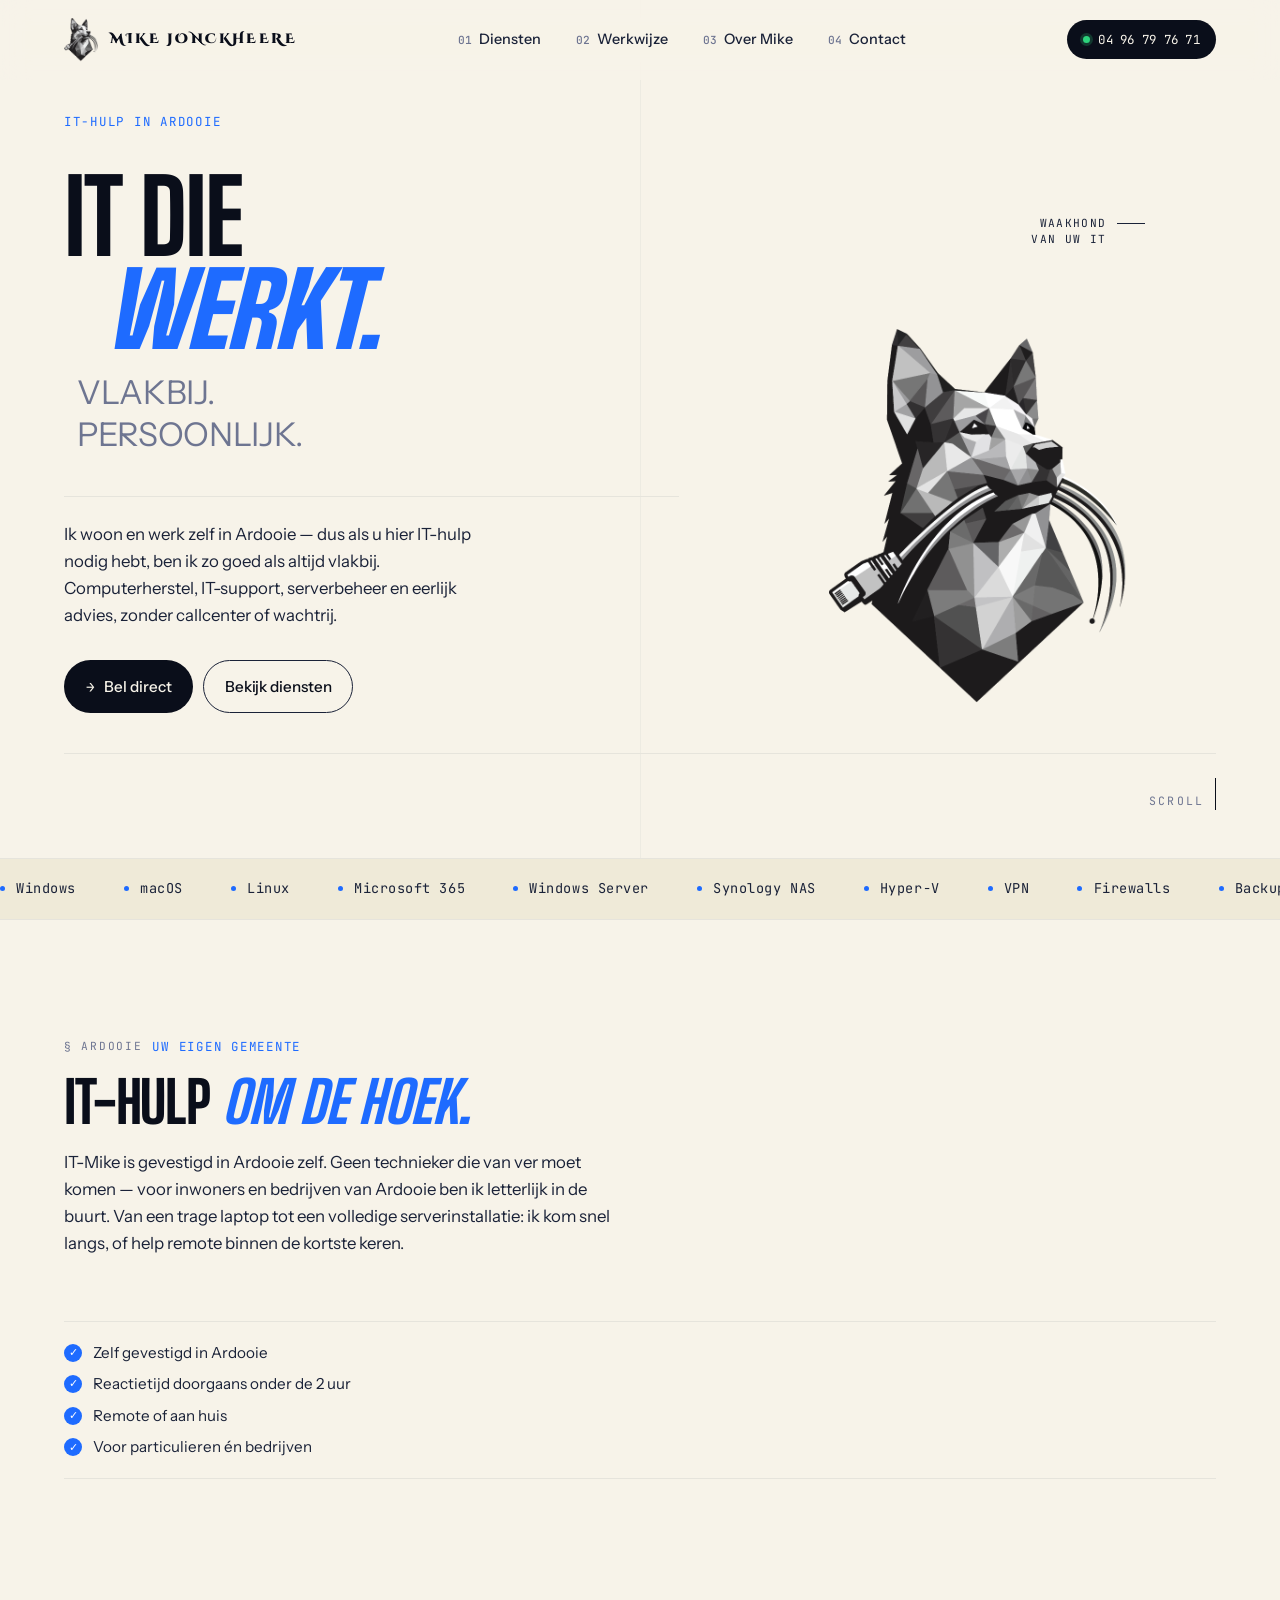
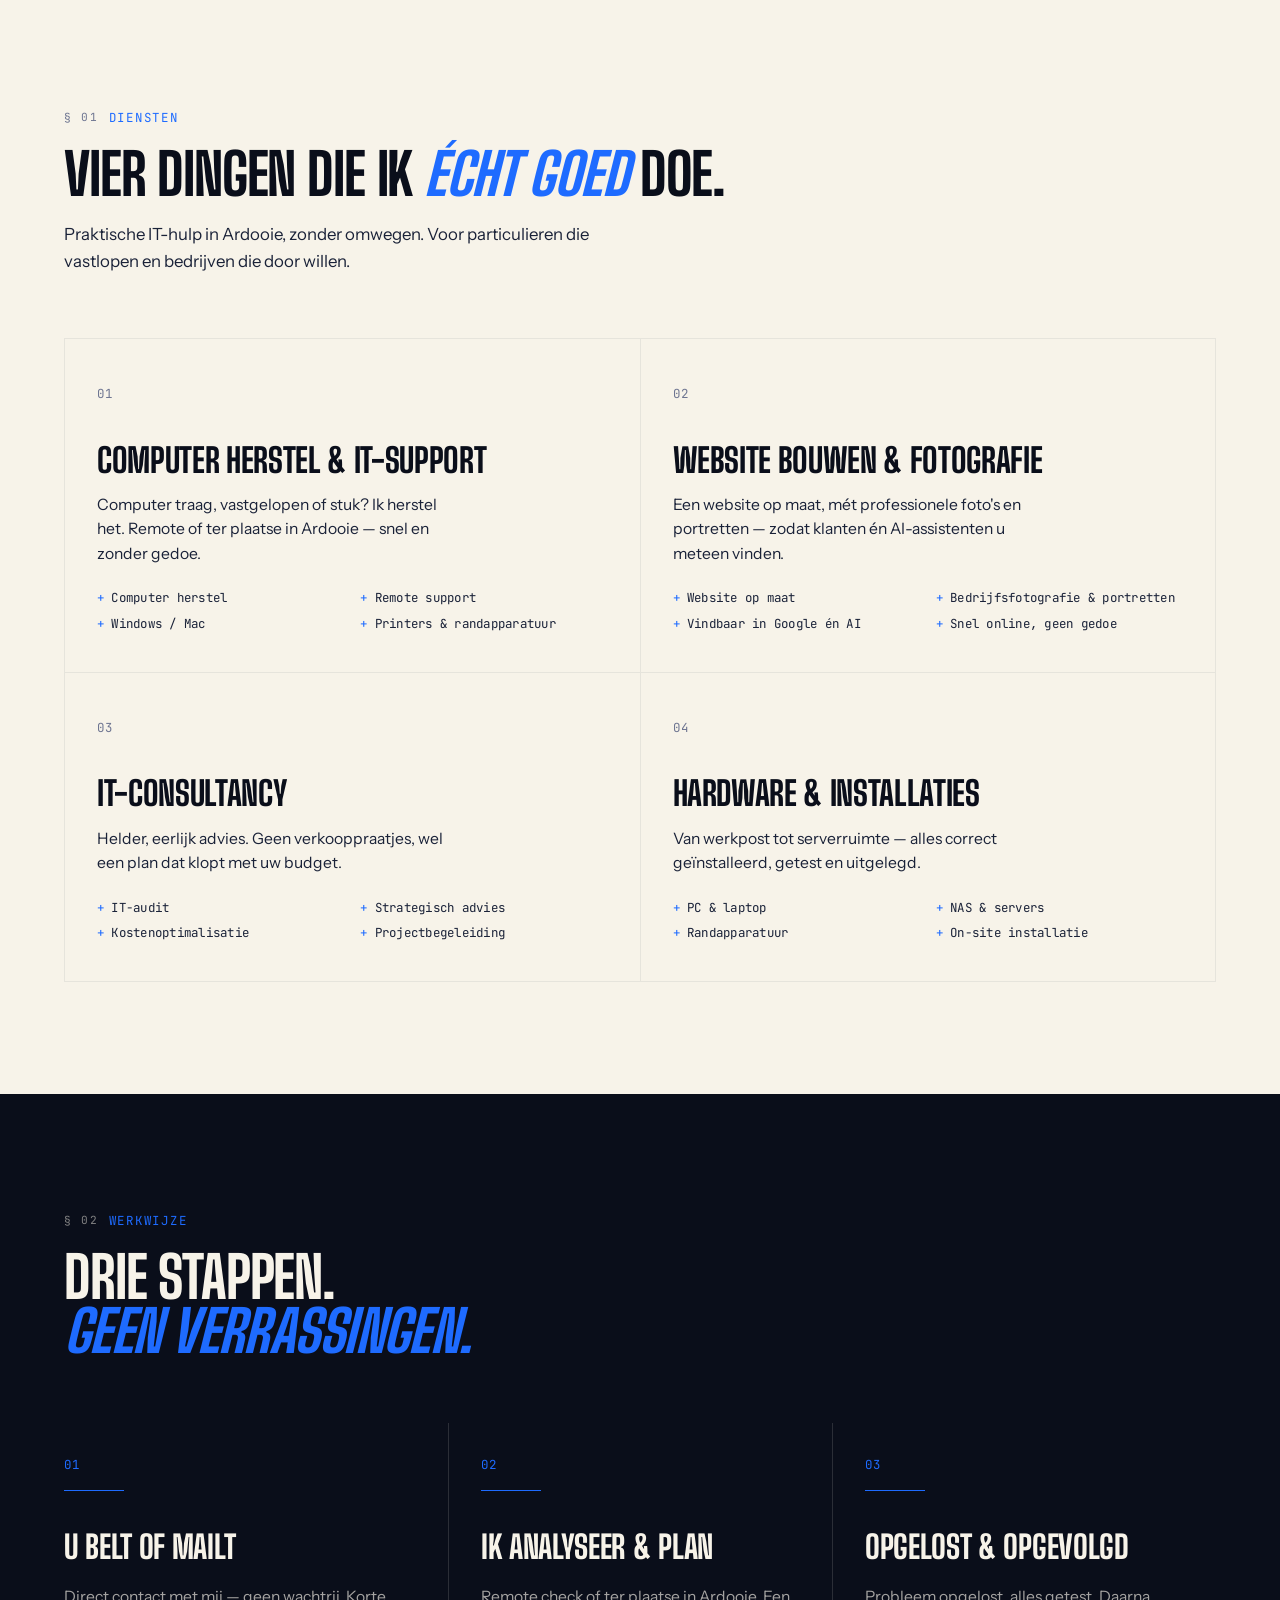
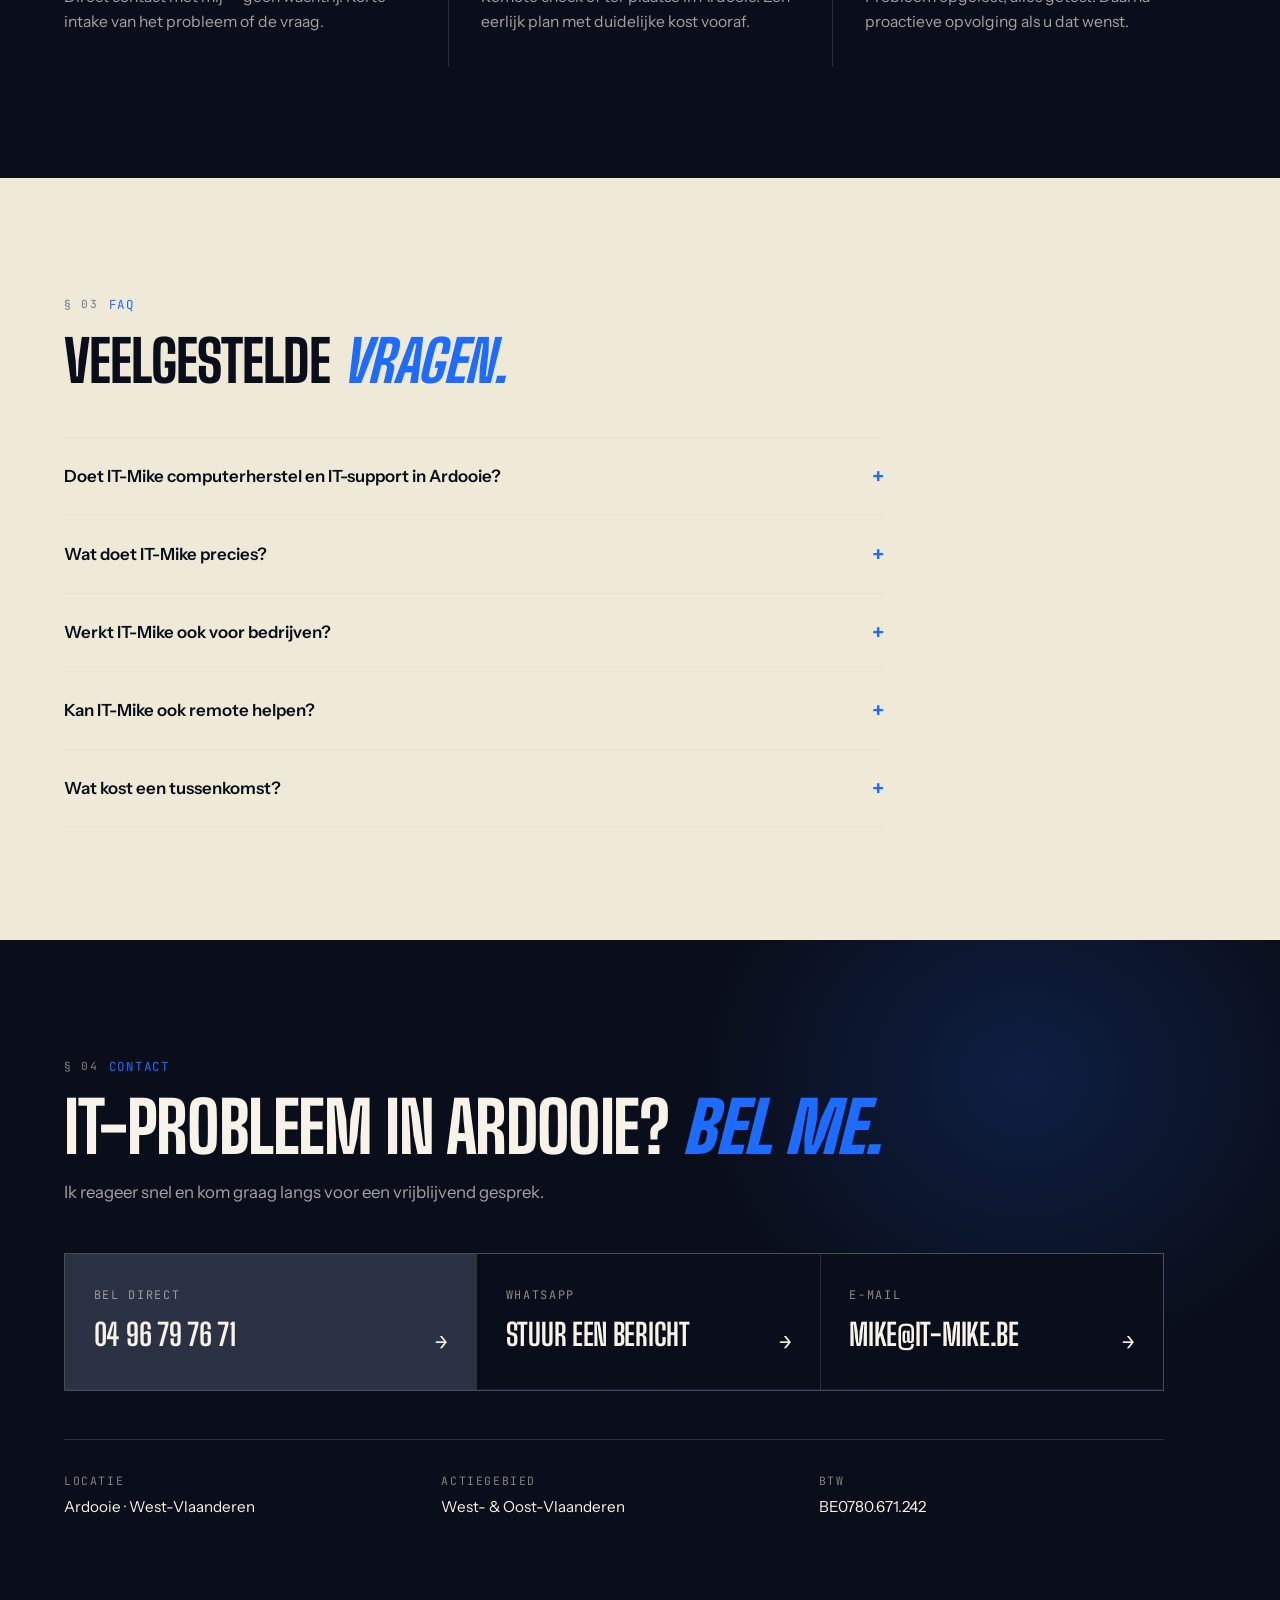
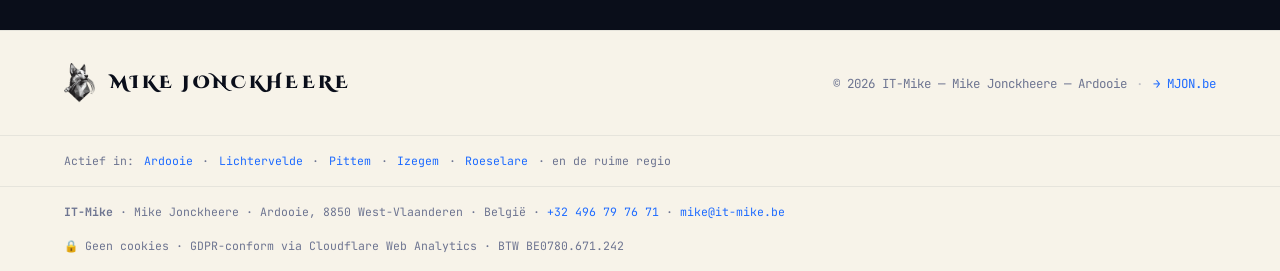
<file: ardooie/index.html>
<!DOCTYPE html>
<html lang="nl">
<head>
<meta charset="UTF-8"/>
<meta name="viewport" content="width=device-width, initial-scale=1.0"/>
<title>Computer Herstel &amp; IT-Support Ardooie | IT-Mike</title>
<meta name="description" content="IT-hulp in Ardooie: computerherstel, IT-support en serverbeheer aan huis of remote. Mike Jonckheere is zelf in Ardooie gevestigd — direct contact, reactietijd &lt; 2 uur."/>
<meta name="keywords" content="computer herstel Ardooie, IT support Ardooie, pc herstelling Ardooie, computerhulp Ardooie, IT-Mike Ardooie, serverbeheer Ardooie, IT consultancy Ardooie, laptop herstellen Ardooie"/>
<meta name="author" content="Mike Jonckheere — IT-Mike"/>
<meta name="robots" content="index, follow"/>
<link rel="canonical" href="https://it-mike.be/ardooie/"/>
<link rel="icon" type="image/png" href="/media/Favicon.png"/>
<link rel="apple-touch-icon" href="/media/Favicon.png"/>
<meta name="geo.region" content="BE-VWV"/>
<meta name="geo.placename" content="Ardooie, West-Vlaanderen, België"/>
<meta name="geo.position" content="50.9814;3.2057"/>
<meta name="ICBM" content="50.9814, 3.2057"/>
<meta property="og:type" content="website"/>
<meta property="og:url" content="https://it-mike.be/ardooie/"/>
<meta property="og:title" content="Computer Herstel &amp; IT-Support Ardooie | IT-Mike"/>
<meta property="og:description" content="IT-hulp in Ardooie: computerherstel, IT-support en serverbeheer. Mike Jonckheere is zelf in Ardooie gevestigd — direct contact, geen callcenter."/>
<meta property="og:locale" content="nl_BE"/>
<meta property="og:image" content="https://it-mike.be/media/Logo with slogan.png"/>
<script type="application/ld+json" id="ld-json">
{
  "@context": "https://schema.org",
  "@graph": [
    {
      "@type": "Service",
      "name": "Computer herstel & IT-support in Ardooie",
      "provider": {"@type": "LocalBusiness", "@id": "https://it-mike.be/#business", "name": "IT-Mike", "url": "https://it-mike.be"},
      "areaServed": {"@type": "City", "name": "Ardooie"},
      "description": "Computer herstel, IT-support, serverbeheer en hardware-installaties in Ardooie. Mike Jonckheere is zelf in Ardooie gevestigd — direct contact, geen callcenter, reactietijd onder de 2 uur."
    },
    {
      "@type": "FAQPage",
      "@id": "https://it-mike.be/ardooie/#faq",
      "mainEntity": [
        {
          "@type": "Question",
          "name": "Doet IT-Mike computerherstel en IT-support in Ardooie?",
          "acceptedAnswer": { "@type": "Answer", "text": "Ja — IT-Mike (Mike Jonckheere) is zelf gevestigd in Ardooie. Computer herstel, IT-support, serverbeheer, IT-consultancy en hardware-installaties, remote of aan huis, voor particulieren en bedrijven. Reactietijd doorgaans onder de 2 uur, en omdat ik hier zelf woon is een bezoek aan huis in Ardooie meestal het snelst geregeld van heel de regio." }
        },
        {
          "@type": "Question",
          "name": "Wat doet IT-Mike precies?",
          "acceptedAnswer": { "@type": "Answer", "text": "Computer herstel, IT-support & helpdesk, server- en cloudbeheer, IT-consultancy en hardware-installaties — voor particulieren en bedrijven. Direct contact met mij, geen callcenter." }
        },
        {
          "@type": "Question",
          "name": "Werkt IT-Mike ook voor bedrijven?",
          "acceptedAnswer": { "@type": "Answer", "text": "Zeker — van zelfstandigen tot KMO's. Serverbeheer, netwerkbeheer, cloudmigratie of gewoon een helpdesk voor het hele team: allemaal mogelijk, ter plaatse of remote." }
        },
        {
          "@type": "Question",
          "name": "Kan IT-Mike ook remote helpen?",
          "acceptedAnswer": { "@type": "Answer", "text": "Ja, voor de meeste problemen is remote support mogelijk via een beveiligde verbinding. Sneller en even effectief als een bezoek ter plaatse, zonder verplaatsingskosten." }
        },
        {
          "@type": "Question",
          "name": "Wat kost een tussenkomst?",
          "acceptedAnswer": { "@type": "Answer", "text": "Ik start met een diagnose-uur (€62,50 excl. BTW) — tenzij het probleem al binnen dat eerste uur opgelost is. Daarna krijgt u een duidelijke prijs vooraf, geen verrassingen achteraf." }
        }
      ]
    }
  ]
}
</script>
<link rel="preconnect" href="https://fonts.googleapis.com"/>
<link rel="preconnect" href="https://fonts.gstatic.com" crossorigin/>
<link href="https://fonts.googleapis.com/css2?family=Big+Shoulders+Display:wght@500;700;800;900&family=Cinzel:wght@500;700;900&family=Instrument+Serif:ital@0;1&family=Instrument+Sans:wght@400;500;600&family=JetBrains+Mono:wght@400;500&display=swap" rel="stylesheet"/>
<link rel="stylesheet" href="/styles.css"/>
</head>
<body>

<!-- Mobile menu -->
<div class="mobile-menu" id="mobileMenu">
  <button class="mobile-close" id="mobileClose" aria-label="Sluit menu">×</button>
  <a href="/#diensten" class="mobile-link"><span>01</span>Diensten</a>
  <a href="/#werkwijze" class="mobile-link"><span>02</span>Werkwijze</a>
  <a href="/#over" class="mobile-link"><span>03</span>Over Mike</a>
  <a href="#contact" class="mobile-link"><span>04</span>Contact</a>
  <a href="tel:+32496797671" class="mobile-call">04 96 79 76 71</a>
</div>

<!-- Nav -->
<nav id="navbar" class="nav">
  <a href="/" class="nav-brand" aria-label="IT-Mike home">
    <img src="/media/Dog mark.png" alt="" class="nav-dog"/>
    <span class="nav-name">MIKE JONCKHEERE</span>
  </a>
  <ul class="nav-links">
    <li><a href="/#diensten"><span class="nav-num">01</span>Diensten</a></li>
    <li><a href="/#werkwijze"><span class="nav-num">02</span>Werkwijze</a></li>
    <li><a href="/#over"><span class="nav-num">03</span>Over Mike</a></li>
    <li><a href="#contact"><span class="nav-num">04</span>Contact</a></li>
  </ul>
  <a href="tel:+32496797671" class="nav-cta">
    <span class="nav-cta-dot"></span>
    04 96 79 76 71
  </a>
  <button class="nav-burger" id="navBurger" aria-label="Open menu">
    <span></span><span></span><span></span>
  </button>
</nav>

<main>

<!-- Hero -->
<section id="top" class="hero hero-editorial">
  <div class="hero-grid">
    <div class="hero-kicker">IT-hulp in Ardooie</div>
    <h1 class="hero-headline">
      <span class="line">IT die</span>
      <span class="line line-italic rotating" id="rotatingWord" aria-live="polite">
        <span class="rw-word on">werkt.</span>
        <span class="rw-word">luistert.</span>
        <span class="rw-word">uitlegt.</span>
        <span class="rw-word">klopt.</span>
      </span>
      <span class="line line-faded">Vlakbij.</span>
      <span class="line line-faded">Persoonlijk.</span>
    </h1>

    <div class="hero-mascot" aria-hidden="true">
      <img src="/media/Dog mark.png" alt=""/>
      <div class="hero-mascot-tag">
        <span class="hmt-line"></span>
        <span class="hmt-text">Waakhond<br/>van uw IT</span>
      </div>
    </div>

    <div class="hero-side">
      <p class="hero-lede" id="cms-hero-lede">
        Ik woon en werk zelf in Ardooie — dus als u hier IT-hulp nodig hebt, ben ik zo goed
        als altijd vlakbij. Computerherstel, IT-support, serverbeheer en eerlijk advies,
        zonder callcenter of wachtrij.
      </p>
      <div class="hero-actions">
        <a href="tel:+32496797671" class="btn btn-primary">
          <span class="btn-arrow">→</span>
          Bel direct
        </a>
        <a href="#diensten" class="btn btn-ghost">Bekijk diensten</a>
      </div>
    </div>

    <div class="hero-foot">
      <div class="hf-item hf-scroll">
        <span>Scroll</span>
        <div class="hf-scroll-line"></div>
      </div>
    </div>
  </div>
</section>

<!-- Marquee strip -->
<section class="marquee" aria-hidden="true">
  <div class="marquee-track">
    <span class="marquee-item"><span class="marquee-dot"></span>Windows</span>
    <span class="marquee-item"><span class="marquee-dot"></span>macOS</span>
    <span class="marquee-item"><span class="marquee-dot"></span>Linux</span>
    <span class="marquee-item"><span class="marquee-dot"></span>Microsoft 365</span>
    <span class="marquee-item"><span class="marquee-dot"></span>Windows Server</span>
    <span class="marquee-item"><span class="marquee-dot"></span>Synology NAS</span>
    <span class="marquee-item"><span class="marquee-dot"></span>Hyper-V</span>
    <span class="marquee-item"><span class="marquee-dot"></span>VPN</span>
    <span class="marquee-item"><span class="marquee-dot"></span>Firewalls</span>
    <span class="marquee-item"><span class="marquee-dot"></span>Backup &amp; recovery</span>
    <span class="marquee-item"><span class="marquee-dot"></span>Office 365</span>
    <span class="marquee-item"><span class="marquee-dot"></span>Active Directory</span>
    <span class="marquee-item"><span class="marquee-dot"></span>Cloud migratie</span>
    <span class="marquee-item"><span class="marquee-dot"></span>Hardware</span>
    <span class="marquee-item"><span class="marquee-dot"></span>Windows</span>
    <span class="marquee-item"><span class="marquee-dot"></span>macOS</span>
    <span class="marquee-item"><span class="marquee-dot"></span>Linux</span>
    <span class="marquee-item"><span class="marquee-dot"></span>Microsoft 365</span>
    <span class="marquee-item"><span class="marquee-dot"></span>Windows Server</span>
    <span class="marquee-item"><span class="marquee-dot"></span>Synology NAS</span>
    <span class="marquee-item"><span class="marquee-dot"></span>Hyper-V</span>
    <span class="marquee-item"><span class="marquee-dot"></span>VPN</span>
    <span class="marquee-item"><span class="marquee-dot"></span>Firewalls</span>
    <span class="marquee-item"><span class="marquee-dot"></span>Backup &amp; recovery</span>
    <span class="marquee-item"><span class="marquee-dot"></span>Office 365</span>
    <span class="marquee-item"><span class="marquee-dot"></span>Active Directory</span>
    <span class="marquee-item"><span class="marquee-dot"></span>Cloud migratie</span>
    <span class="marquee-item"><span class="marquee-dot"></span>Hardware</span>
  </div>
</section>

<!-- Waarom Ardooie -->
<section class="section ardooie-intro reveal" id="ardooie">
  <div class="section-head">
    <div class="section-tag"><span class="tag-num">§ ARDOOIE</span>Uw eigen gemeente</div>
    <h2 class="section-title">IT-hulp <em>om de hoek.</em></h2>
    <p class="section-sub" id="cms-intro-sub">IT-Mike is gevestigd in Ardooie zelf. Geen technieker die van ver moet komen — voor
      inwoners en bedrijven van Ardooie ben ik letterlijk in de buurt. Van een trage laptop
      tot een volledige serverinstallatie: ik kom snel langs, of help remote binnen de
      kortste keren.</p>
  </div>
  <div class="over-checks" id="cms-checks">
    <div class="over-check"><span class="ock">✓</span>Zelf gevestigd in Ardooie</div>
    <div class="over-check"><span class="ock">✓</span>Reactietijd doorgaans onder de 2 uur</div>
    <div class="over-check"><span class="ock">✓</span>Remote of aan huis</div>
    <div class="over-check"><span class="ock">✓</span>Voor particulieren én bedrijven</div>
  </div>
</section>

<!-- Diensten -->
<section id="diensten" class="section diensten reveal">
  <div class="section-head">
    <div class="section-tag"><span class="tag-num">§ 01</span>Diensten</div>
    <h2 class="section-title">Vier dingen die ik <em>écht goed</em> doe.</h2>
    <p class="section-sub">Praktische IT-hulp in Ardooie, zonder omwegen. Voor particulieren die vastlopen en bedrijven die door willen.</p>
  </div>
  <div class="diensten-grid">
    <article class="dienst">
      <div class="dienst-head"><span class="dienst-num">01</span></div>
      <h3 class="dienst-title">Computer Herstel &amp; IT-Support</h3>
      <p class="dienst-desc">Computer traag, vastgelopen of stuk? Ik herstel het. Remote of ter plaatse in Ardooie — snel en zonder gedoe.</p>
      <ul class="dienst-points">
        <li><span class="dienst-bullet">+</span>Computer herstel</li>
        <li><span class="dienst-bullet">+</span>Remote support</li>
        <li><span class="dienst-bullet">+</span>Windows / Mac</li>
        <li><span class="dienst-bullet">+</span>Printers &amp; randapparatuur</li>
      </ul>
    </article>
    <article class="dienst">
      <div class="dienst-head"><span class="dienst-num">02</span></div>
      <h3 class="dienst-title">Website bouwen &amp; fotografie</h3>
      <p class="dienst-desc">Een website op maat, mét professionele foto's en portretten — zodat klanten én AI-assistenten u meteen vinden.</p>
      <ul class="dienst-points">
        <li><span class="dienst-bullet">+</span>Website op maat</li>
        <li><span class="dienst-bullet">+</span>Bedrijfsfotografie &amp; portretten</li>
        <li><span class="dienst-bullet">+</span>Vindbaar in Google én AI</li>
        <li><span class="dienst-bullet">+</span>Snel online, geen gedoe</li>
      </ul>
    </article>
    <article class="dienst">
      <div class="dienst-head"><span class="dienst-num">03</span></div>
      <h3 class="dienst-title">IT-Consultancy</h3>
      <p class="dienst-desc">Helder, eerlijk advies. Geen verkooppraatjes, wel een plan dat klopt met uw budget.</p>
      <ul class="dienst-points">
        <li><span class="dienst-bullet">+</span>IT-audit</li>
        <li><span class="dienst-bullet">+</span>Strategisch advies</li>
        <li><span class="dienst-bullet">+</span>Kostenoptimalisatie</li>
        <li><span class="dienst-bullet">+</span>Projectbegeleiding</li>
      </ul>
    </article>
    <article class="dienst">
      <div class="dienst-head"><span class="dienst-num">04</span></div>
      <h3 class="dienst-title">Hardware &amp; installaties</h3>
      <p class="dienst-desc">Van werkpost tot serverruimte — alles correct geïnstalleerd, getest en uitgelegd.</p>
      <ul class="dienst-points">
        <li><span class="dienst-bullet">+</span>PC &amp; laptop</li>
        <li><span class="dienst-bullet">+</span>NAS &amp; servers</li>
        <li><span class="dienst-bullet">+</span>Randapparatuur</li>
        <li><span class="dienst-bullet">+</span>On-site installatie</li>
      </ul>
    </article>
  </div>
</section>

<!-- Werkwijze -->
<section id="werkwijze" class="section werkwijze reveal">
  <div class="section-head section-head-light">
    <div class="section-tag"><span class="tag-num">§ 02</span>Werkwijze</div>
    <h2 class="section-title">Drie stappen.<br/><em>Geen verrassingen.</em></h2>
  </div>
  <div class="stappen">
    <div class="stap">
      <div class="stap-num">01</div>
      <div class="stap-line"></div>
      <h3 class="stap-title">U belt of mailt</h3>
      <p class="stap-desc">Direct contact met mij — geen wachtrij. Korte intake van het probleem of de vraag.</p>
    </div>
    <div class="stap">
      <div class="stap-num">02</div>
      <div class="stap-line"></div>
      <h3 class="stap-title">Ik analyseer &amp; plan</h3>
      <p class="stap-desc">Remote check of ter plaatse in Ardooie. Een eerlijk plan met duidelijke kost vooraf.</p>
    </div>
    <div class="stap">
      <div class="stap-num">03</div>
      <div class="stap-line"></div>
      <h3 class="stap-title">Opgelost &amp; opgevolgd</h3>
      <p class="stap-desc">Probleem opgelost, alles getest. Daarna proactieve opvolging als u dat wenst.</p>
    </div>
  </div>
</section>

<!-- FAQ -->
<section class="section faq reveal" id="faq" aria-label="Veelgestelde vragen">
  <div class="faq-inner">
    <div class="section-tag"><span class="tag-num">§ 03</span>FAQ</div>
    <h2 class="section-title">Veelgestelde <em>vragen.</em></h2>
    <div class="faq-list" id="cms-faq-list">
      <details class="faq-item">
        <summary class="faq-q">Doet IT-Mike computerherstel en IT-support in Ardooie?</summary>
        <p class="faq-a">Ja — IT-Mike (Mike Jonckheere) is zelf gevestigd in Ardooie. Computer herstel, IT-support, serverbeheer, IT-consultancy en hardware-installaties, remote of aan huis, voor particulieren en bedrijven. Reactietijd doorgaans onder de 2 uur, en omdat ik hier zelf woon is een bezoek aan huis in Ardooie meestal het snelst geregeld van heel de regio.</p>
      </details>
      <details class="faq-item">
        <summary class="faq-q">Wat doet IT-Mike precies?</summary>
        <p class="faq-a">Computer herstel, IT-support &amp; helpdesk, server- en cloudbeheer, IT-consultancy en hardware-installaties — voor particulieren en bedrijven. Direct contact met mij, geen callcenter.</p>
      </details>
      <details class="faq-item">
        <summary class="faq-q">Werkt IT-Mike ook voor bedrijven?</summary>
        <p class="faq-a">Zeker — van zelfstandigen tot KMO's. Serverbeheer, netwerkbeheer, cloudmigratie of gewoon een helpdesk voor het hele team: allemaal mogelijk, ter plaatse of remote.</p>
      </details>
      <details class="faq-item">
        <summary class="faq-q">Kan IT-Mike ook remote helpen?</summary>
        <p class="faq-a">Ja, voor de meeste problemen is remote support mogelijk via een beveiligde verbinding. Sneller en even effectief als een bezoek ter plaatse, zonder verplaatsingskosten.</p>
      </details>
      <details class="faq-item">
        <summary class="faq-q">Wat kost een tussenkomst?</summary>
        <p class="faq-a">Ik start met een diagnose-uur (€62,50 excl. BTW) — tenzij het probleem al binnen dat eerste uur opgelost is. Daarna krijgt u een duidelijke prijs vooraf, geen verrassingen achteraf.</p>
      </details>
    </div>
  </div>
</section>

<!-- Contact -->
<section id="contact" class="section contact reveal">
  <div class="contact-inner">
    <div class="contact-tag"><span class="tag-num">§ 04</span>Contact</div>
    <h2 class="contact-title">IT-probleem in Ardooie? <em>Bel me.</em></h2>
    <p class="contact-sub">Ik reageer snel en kom graag langs voor een vrijblijvend gesprek.</p>
    <div class="contact-channels">
      <a href="tel:+32496797671" class="ch ch-primary">
        <div class="ch-label">Bel direct</div>
        <div class="ch-value">04 96 79 76 71</div>
        <div class="ch-arrow">→</div>
      </a>
      <a href="https://wa.me/+32496797671" target="_blank" rel="noopener" class="ch">
        <div class="ch-label">WhatsApp</div>
        <div class="ch-value">Stuur een bericht</div>
        <div class="ch-arrow">→</div>
      </a>
      <a href="mailto:mike@it-mike.be?subject=Vraag%20via%20it-mike.be%2Fardooie&body=Goeiedag%20Mike%2C%0A%0AIk%20neem%20contact%20op%20via%20de%20Ardooie-pagina%20van%20it-mike.be.%0A%0AMijn%20vraag%20%2F%20probleem%3A%0A%0A%0AMijn%20naam%3A%20%0AMijn%20telefoonnummer%3A%20" class="ch">
        <div class="ch-label">E-mail</div>
        <div class="ch-value">mike@it-mike.be</div>
        <div class="ch-arrow">→</div>
      </a>
    </div>
    <div class="contact-coords">
      <div><span>Locatie</span>Ardooie · West-Vlaanderen</div>
      <div><span>Actiegebied</span>West- &amp; Oost-Vlaanderen</div>
      <div><span>BTW</span>BE0780.671.242</div>
    </div>
  </div>
</section>

</main>

<!-- Footer -->
<footer class="footer">
  <div class="footer-row">
    <div class="footer-brand">
      <img src="/media/Dog mark.png" alt="IT-Mike" class="footer-dog"/>
      <span class="footer-name">MIKE JONCKHEERE</span>
    </div>
    <div class="footer-meta">
      <span>© 2026 IT-Mike — Mike Jonckheere — Ardooie</span>
      <span class="footer-sep">·</span>
      <a href="https://mjon.be">→ MJON.be</a>
    </div>
  </div>
  <div class="footer-areas">
    <span>Actief in:</span>
    <a href="/ardooie/">Ardooie</a> ·
    <a href="/lichtervelde/">Lichtervelde</a> ·
    <a href="/pittem/">Pittem</a> ·
    <a href="/izegem/">Izegem</a> ·
    <a href="/roeselare/">Roeselare</a>
    <span>· en de ruime regio</span>
  </div>
  <div class="footer-bar">
    <address class="footer-address">
      <strong>IT-Mike</strong> · Mike Jonckheere · Ardooie, 8850 West-Vlaanderen · België ·
      <a href="tel:+32496797671">+32 496 79 76 71</a> ·
      <a href="mailto:mike@it-mike.be">mike@it-mike.be</a>
    </address>
    <span>🔒 Geen cookies · GDPR-conform via Cloudflare Web Analytics · BTW BE0780.671.242</span>
  </div>
</footer>

<script>
// Nav scroll
var navbar = document.getElementById('navbar');
window.addEventListener('scroll', function() {
  navbar.classList.toggle('scrolled', window.scrollY > 24);
});

// Rotating word
(function() {
  var words = document.querySelectorAll('#rotatingWord .rw-word');
  var i = 0;
  setInterval(function() {
    words[i].classList.remove('on');
    i = (i + 1) % words.length;
    words[i].classList.add('on');
  }, 2400);
})();

// Mobile menu
var mobileMenu = document.getElementById('mobileMenu');
document.getElementById('navBurger').addEventListener('click', function() {
  mobileMenu.classList.add('open');
});
document.getElementById('mobileClose').addEventListener('click', function() {
  mobileMenu.classList.remove('open');
});
document.querySelectorAll('.mobile-link').forEach(function(link) {
  link.addEventListener('click', function() { mobileMenu.classList.remove('open'); });
});

// Reveal on scroll
var revealObs = new IntersectionObserver(function(entries) {
  entries.forEach(function(e) {
    if (e.isIntersecting) {
      e.target.classList.add('visible');
      revealObs.unobserve(e.target);
    }
  });
}, { threshold: 0.12, rootMargin: '0px 0px -40px 0px' });
document.querySelectorAll('.reveal').forEach(function(el) { revealObs.observe(el); });

// CMS-inhoud laden (valt terug op de vaste tekst hierboven als er niets ingevuld is)
fetch('/content/ardooie.json').then(function(r) { return r.json(); }).then(function(d) {
  function esc(s) {
    return String(s).replace(/&/g,'&amp;').replace(/</g,'&lt;').replace(/>/g,'&gt;').replace(/"/g,'&quot;');
  }
  function set(id, val) {
    var el = document.getElementById(id);
    if (el && val) el.textContent = val;
  }

  set('cms-hero-lede', d.hero_lede);
  set('cms-intro-sub', d.intro_sub);

  if (Array.isArray(d.checks) && d.checks.length) {
    var checksEl = document.getElementById('cms-checks');
    if (checksEl) checksEl.innerHTML = d.checks.map(function(c) {
      return '<div class="over-check"><span class="ock">✓</span>' + esc(c) + '</div>';
    }).join('');
  }

  if (Array.isArray(d.faq) && d.faq.length) {
    var faqList = document.getElementById('cms-faq-list');
    if (faqList) faqList.innerHTML = d.faq.map(function(item) {
      return '<details class="faq-item"><summary class="faq-q">' + esc(item.question) + '</summary><p class="faq-a">' + esc(item.answer) + '</p></details>';
    }).join('');

    var ldScript = document.getElementById('ld-json');
    if (ldScript) {
      try {
        var ld = JSON.parse(ldScript.textContent);
        var faqNode = (ld['@graph'] || []).find(function(n) { return n['@type'] === 'FAQPage'; });
        if (faqNode) {
          faqNode.mainEntity = d.faq.map(function(item) {
            return {
              '@type': 'Question',
              'name': item.question,
              'acceptedAnswer': { '@type': 'Answer', 'text': item.answer }
            };
          });
          ldScript.textContent = JSON.stringify(ld);
        }
      } catch (e) {}
    }
  }
}).catch(function() {});
</script>
</body>
</html>
</file>
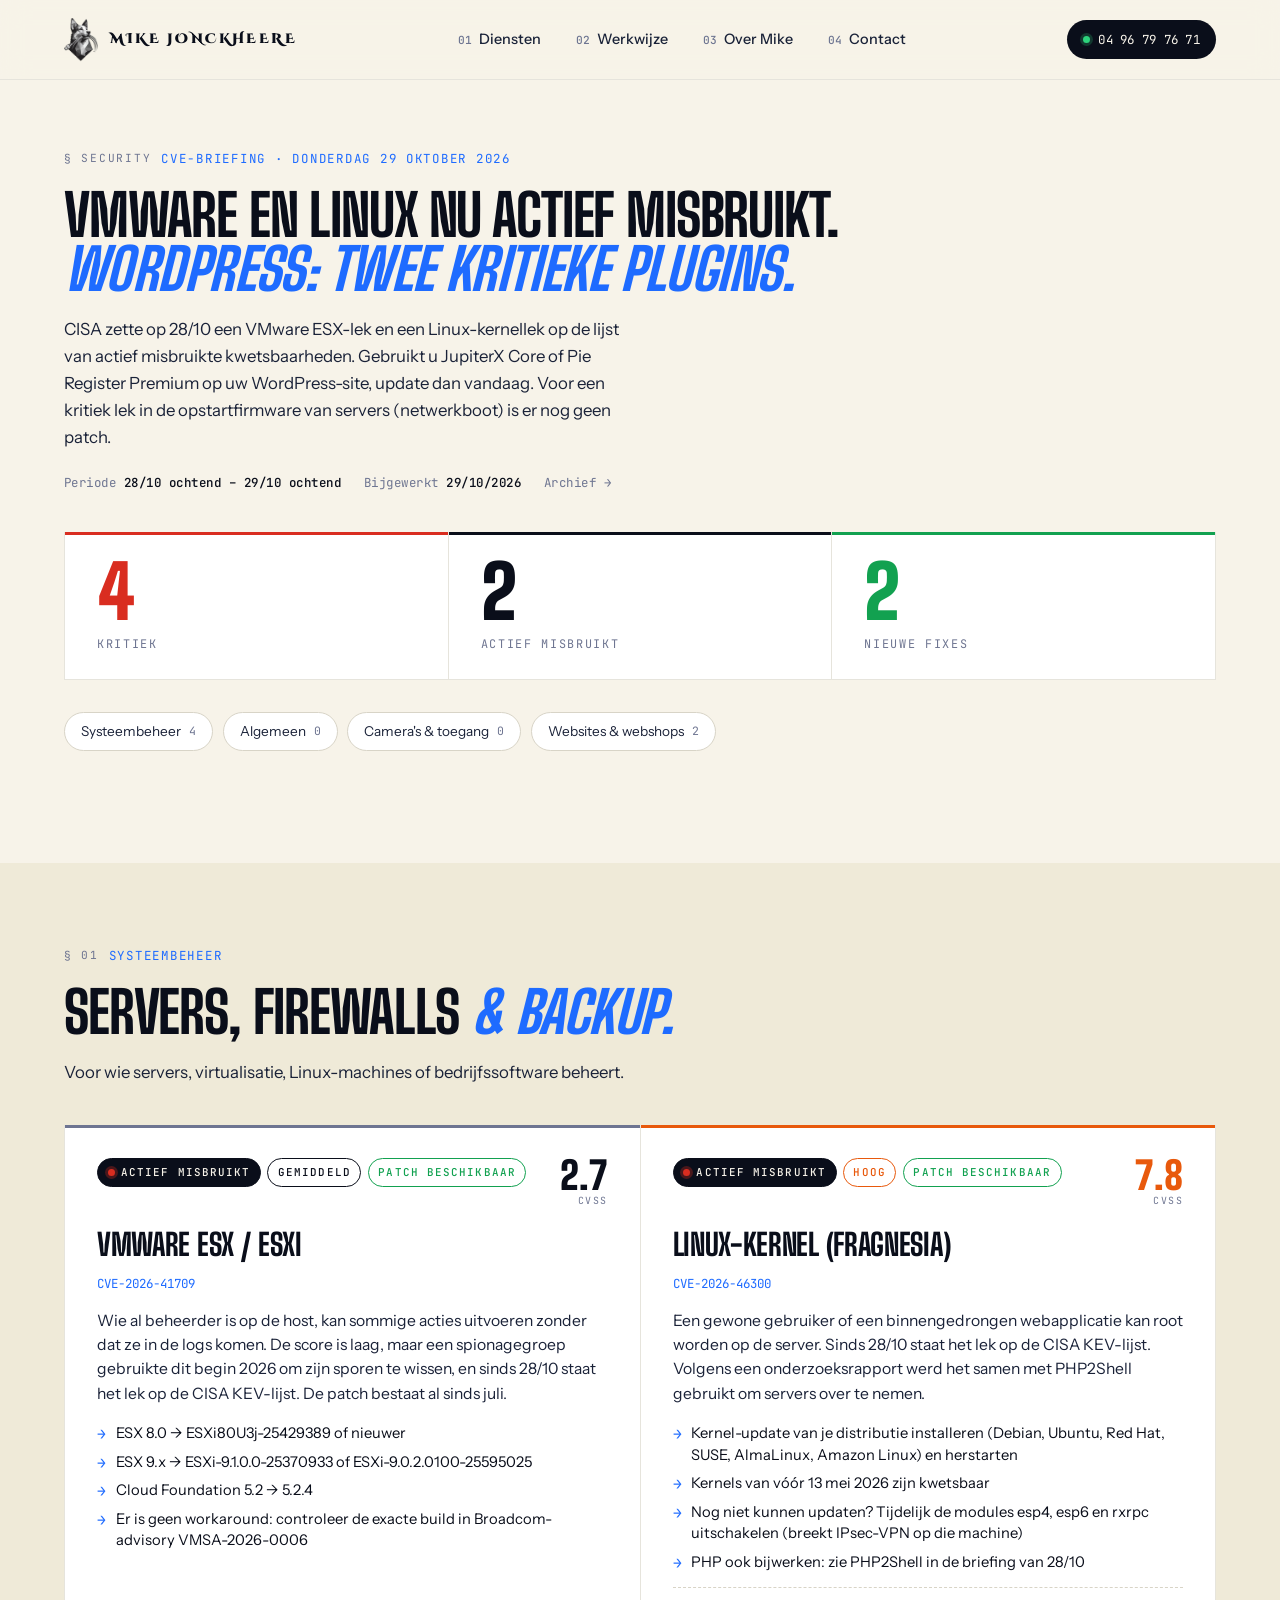
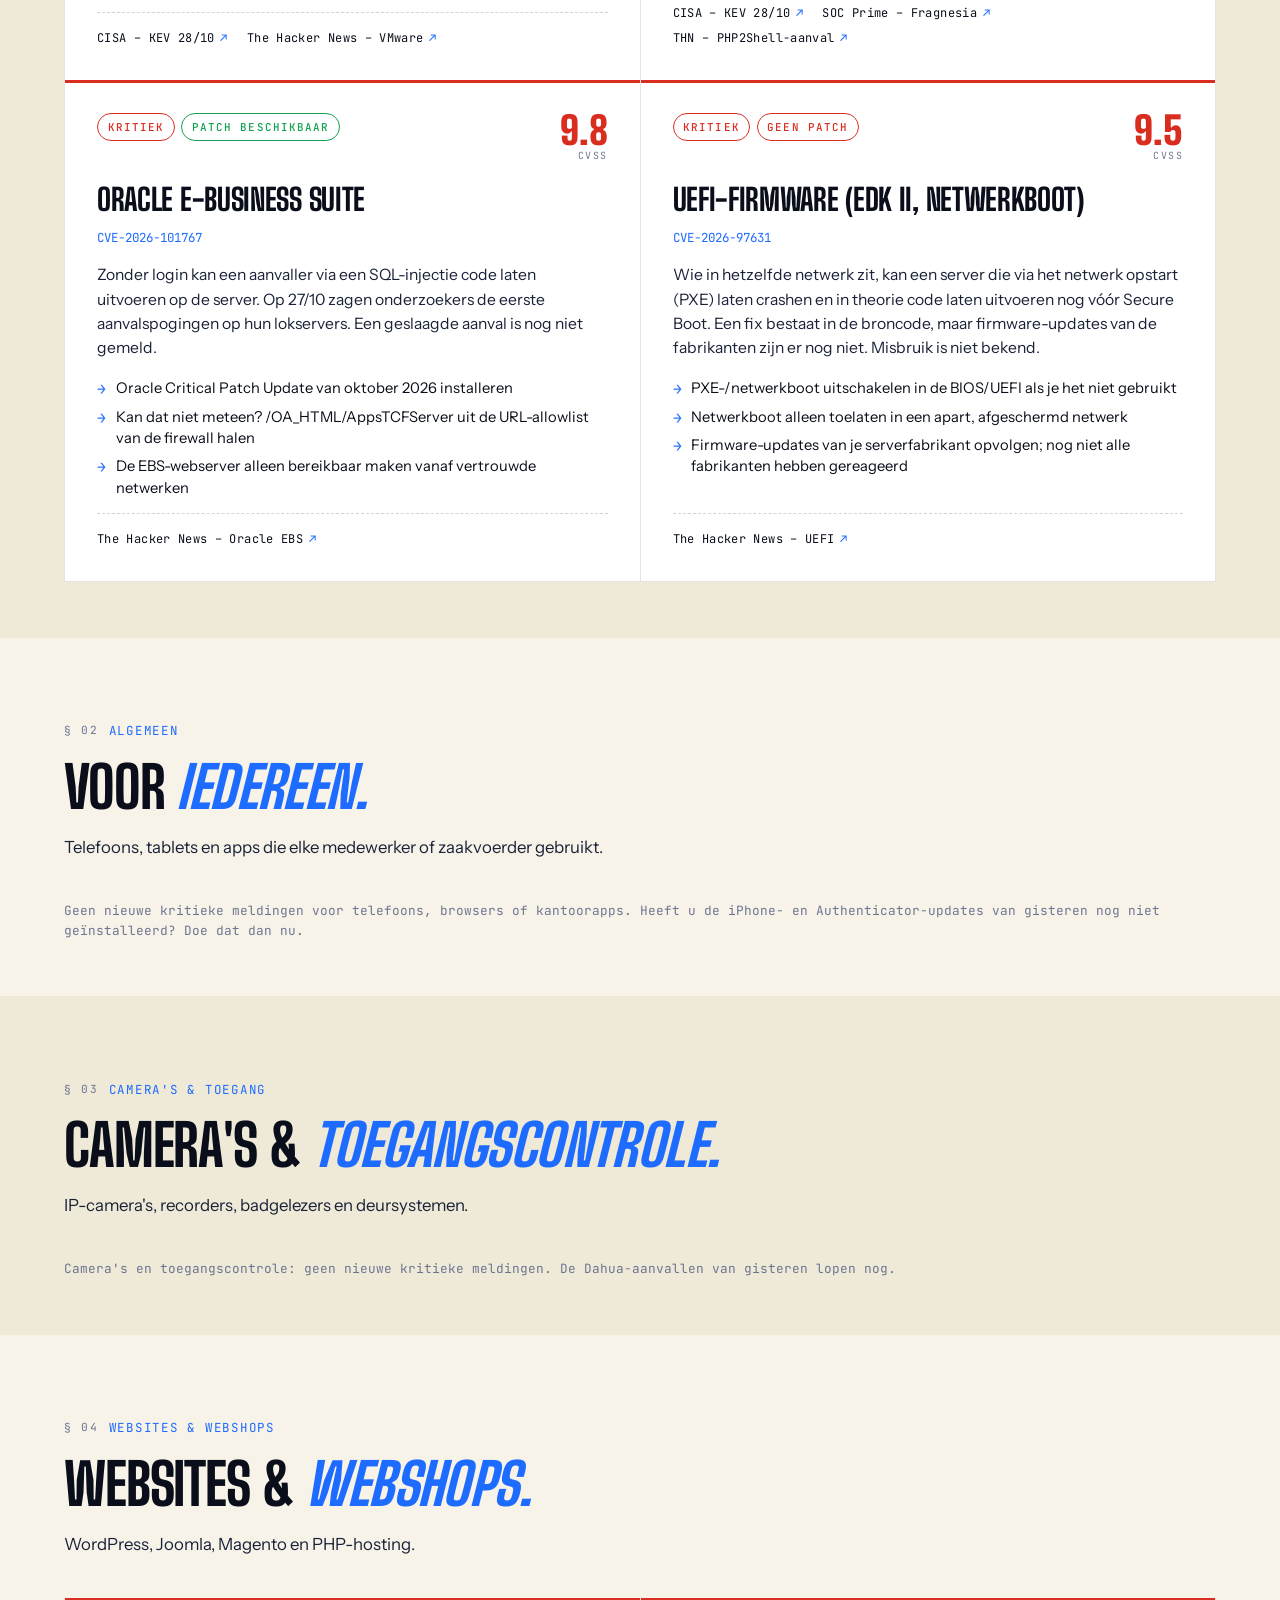
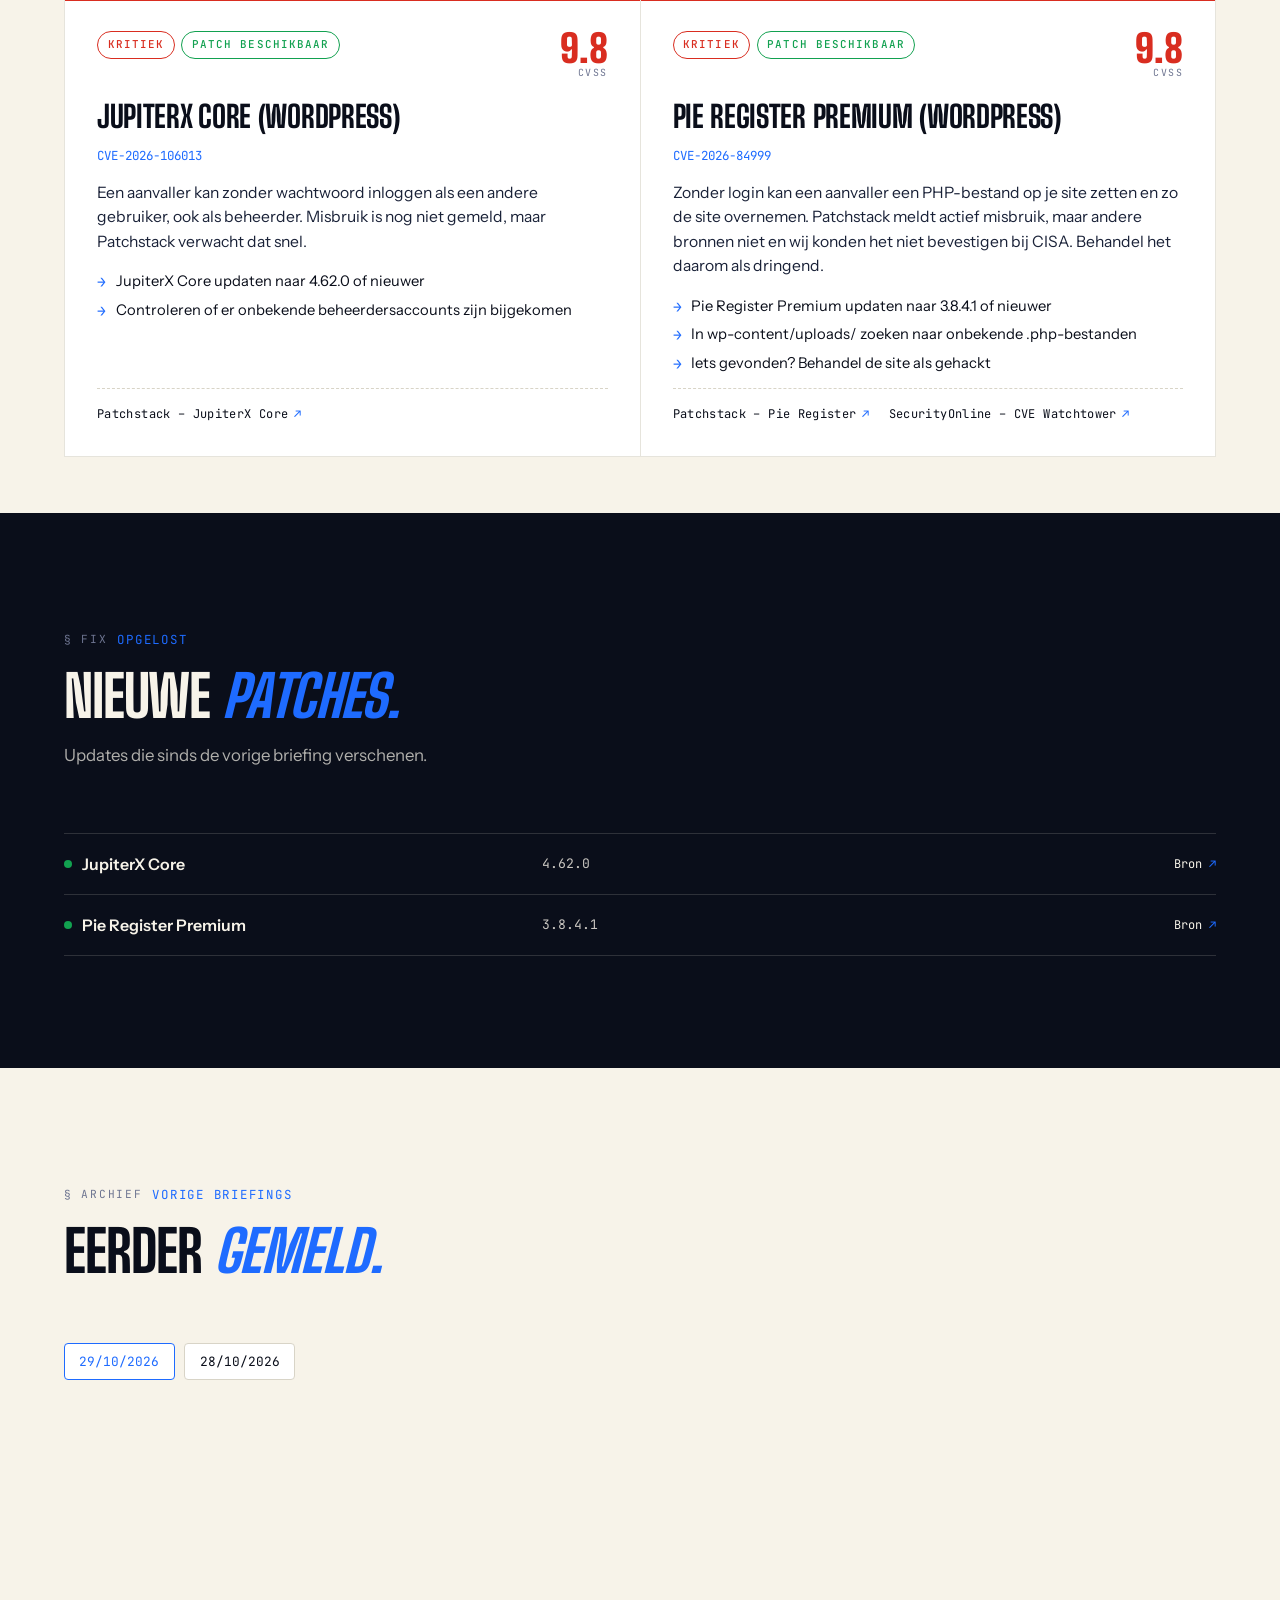
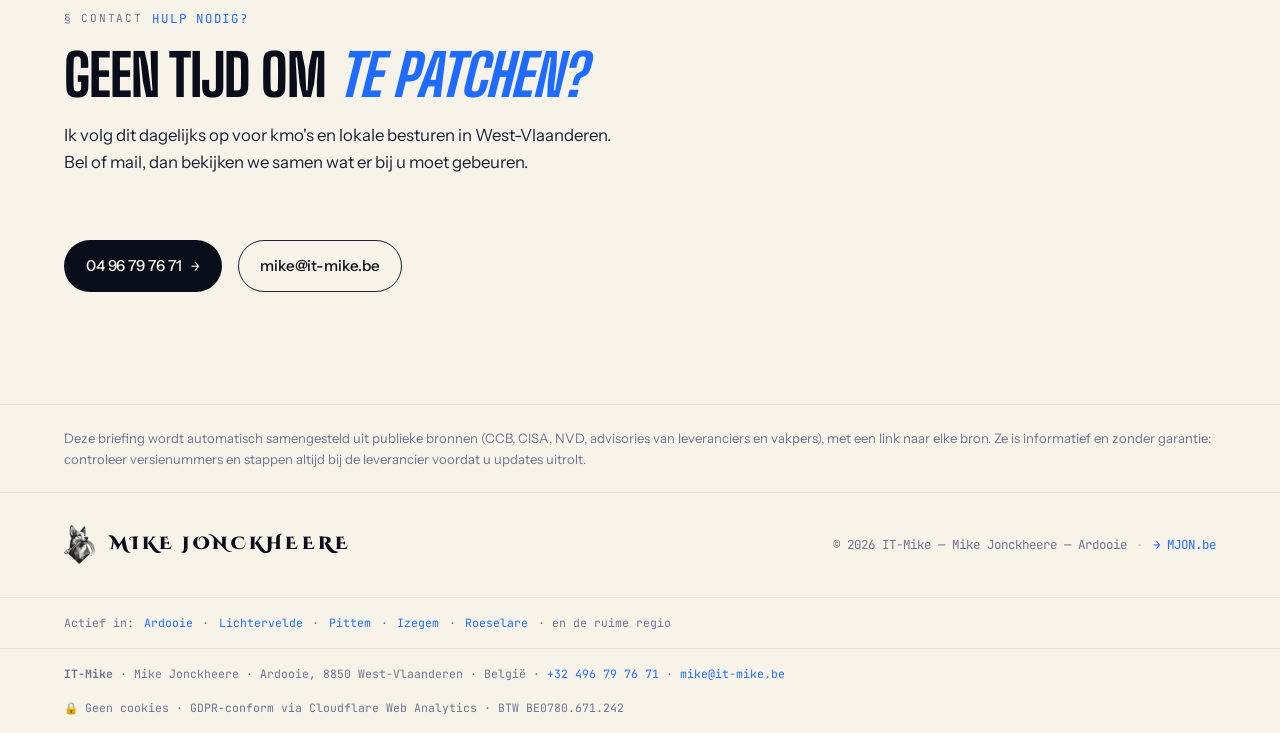
<file: cve/index.html>
<!DOCTYPE html>
<html lang="nl">
<head>
<meta charset="UTF-8"/>
<meta name="viewport" content="width=device-width, initial-scale=1.0"/>
<title>CVE-briefing 29/10/2026 – 4 kritiek, 2 actief misbruikt | IT-Mike</title>
<meta name="description" content="CISA zette op 28/10 een VMware ESX-lek en een Linux-kernellek op de lijst van actief misbruikte kwetsbaarheden. Gebruikt u JupiterX Core of Pie Register Premium op uw WordPress-site, update dan vandaag. Voor een kritiek lek in de opstartfirmware van servers (netwerkboot) is er nog geen patch."/>
<meta name="author" content="Mike Jonckheere — IT-Mike"/>
<meta name="robots" content="index, follow"/>
<link rel="canonical" href="https://it-mike.be/cve/"/>
<link rel="icon" type="image/png" href="/media/Favicon.png"/>
<link rel="apple-touch-icon" href="/media/Favicon.png"/>
<meta property="og:type" content="article"/>
<meta property="og:url" content="https://it-mike.be/cve/"/>
<meta property="og:title" content="CVE-briefing 29/10/2026 – 4 kritiek, 2 actief misbruikt | IT-Mike"/>
<meta property="og:description" content="CISA zette op 28/10 een VMware ESX-lek en een Linux-kernellek op de lijst van actief misbruikte kwetsbaarheden. Gebruikt u JupiterX Core of Pie Register Premium op uw WordPress-site, update dan vandaag. Voor een kritiek lek in de opstartfirmware van servers (netwerkboot) is er nog geen patch."/>
<meta property="og:locale" content="nl_BE"/>
<meta property="og:image" content="https://it-mike.be/media/Logo with slogan.png"/>
<script type="application/ld+json">{"@context": "https://schema.org", "@type": "Article", "headline": "CVE-briefing 29/10/2026", "datePublished": "2026-10-29", "dateModified": "2026-10-29", "inLanguage": "nl-BE", "description": "CISA zette op 28/10 een VMware ESX-lek en een Linux-kernellek op de lijst van actief misbruikte kwetsbaarheden. Gebruikt u JupiterX Core of Pie Register Premium op uw WordPress-site, update dan vandaag. Voor een kritiek lek in de opstartfirmware van servers (netwerkboot) is er nog geen patch.", "author": {"@type": "Person", "name": "Mike Jonckheere"}, "publisher": {"@type": "LocalBusiness", "name": "IT-Mike", "url": "https://it-mike.be"}, "mainEntityOfPage": "https://it-mike.be/cve/"}</script>
<link rel="preconnect" href="https://fonts.googleapis.com"/>
<link rel="preconnect" href="https://fonts.gstatic.com" crossorigin/>
<link href="https://fonts.googleapis.com/css2?family=Big+Shoulders+Display:wght@500;700;800;900&family=Cinzel:wght@500;700;900&family=Instrument+Serif:ital@0;1&family=Instrument+Sans:wght@400;500;600&family=JetBrains+Mono:wght@400;500&display=swap" rel="stylesheet"/>
<link rel="stylesheet" href="/styles.css"/>
<link rel="stylesheet" href="/cve/cve.css"/>
</head>
<body>

<div class="mobile-menu" id="mobileMenu">
  <button class="mobile-close" id="mobileClose" aria-label="Sluit menu">×</button>
  <a href="/#diensten" class="mobile-link"><span>01</span>Diensten</a>
  <a href="/#werkwijze" class="mobile-link"><span>02</span>Werkwijze</a>
  <a href="/#over" class="mobile-link"><span>03</span>Over Mike</a>
  <a href="#contact" class="mobile-link"><span>04</span>Contact</a>
  <a href="tel:+32496797671" class="mobile-call">04 96 79 76 71</a>
</div>

<nav id="navbar" class="nav scrolled">
  <a href="/" class="nav-brand" aria-label="IT-Mike home">
    <img src="/media/Dog mark.png" alt="" class="nav-dog"/>
    <span class="nav-name">MIKE JONCKHEERE</span>
  </a>
  <ul class="nav-links">
    <li><a href="/#diensten"><span class="nav-num">01</span>Diensten</a></li>
    <li><a href="/#werkwijze"><span class="nav-num">02</span>Werkwijze</a></li>
    <li><a href="/#over"><span class="nav-num">03</span>Over Mike</a></li>
    <li><a href="#contact"><span class="nav-num">04</span>Contact</a></li>
  </ul>
  <a href="tel:+32496797671" class="nav-cta"><span class="nav-cta-dot"></span>04 96 79 76 71</a>
  <button class="nav-burger" id="navBurger" aria-label="Open menu"><span></span><span></span><span></span></button>
</nav>

<main>

<section class="section cve-hero">
  <div class="section-head">
    <div class="section-tag"><span class="tag-num">§ SECURITY</span>CVE-briefing · donderdag 29 oktober 2026</div>
    <h1 class="section-title">VMware en Linux nu actief misbruikt. <em>WordPress: twee kritieke plugins.</em></h1>
    <p class="section-sub">CISA zette op 28/10 een VMware ESX-lek en een Linux-kernellek op de lijst van actief misbruikte kwetsbaarheden. Gebruikt u JupiterX Core of Pie Register Premium op uw WordPress-site, update dan vandaag. Voor een kritiek lek in de opstartfirmware van servers (netwerkboot) is er nog geen patch.</p>
    <div class="cve-meta"><span>Periode <strong>28/10 ochtend – 29/10 ochtend</strong></span><span>Bijgewerkt <strong>29/10/2026</strong></span><a href="#archief">Archief →</a></div>
  </div>
  <div class="cve-stats">
    <div class="cve-stat cve-stat--crit"><div class="cve-stat-num">4</div><div class="cve-stat-label">Kritiek</div></div>
    <div class="cve-stat cve-stat--expl"><div class="cve-stat-num">2</div><div class="cve-stat-label">Actief misbruikt</div></div>
    <div class="cve-stat cve-stat--ok"><div class="cve-stat-num">2</div><div class="cve-stat-label">Nieuwe fixes</div></div>
  </div>
  <nav class="cve-jump" aria-label="Spring naar groep"><a href="#systeembeheer">Systeembeheer <span class="cve-count">4</span></a><a href="#algemeen">Algemeen <span class="cve-count">0</span></a><a href="#cameras">Camera&#x27;s &amp; toegang <span class="cve-count">0</span></a><a href="#websites">Websites &amp; webshops <span class="cve-count">2</span></a></nav>
</section>

<section class="section cve-group reveal" id="systeembeheer">
  <div class="section-head">
    <div class="section-tag"><span class="tag-num">§ 01</span>Systeembeheer</div>
    <h2 class="section-title">Servers, firewalls <em>&amp; backup.</em></h2>
    <p class="section-sub">Voor wie servers, virtualisatie, Linux-machines of bedrijfssoftware beheert.</p>
  </div>
  <div class="cve-grid">
    <article class="cve-card cve-card--medium">
      <div class="cve-card-head">
        <div class="cve-badges"><span class="cve-badge cve-badge--expl">Actief misbruikt</span><span class="cve-badge cve-badge--medium">Gemiddeld</span><span class="cve-badge cve-badge--ok">Patch beschikbaar</span></div>
        <div class="cve-score"><div class="cve-score-num">2.7</div><div class="cve-score-label">CVSS</div></div>
      </div>
      <h3 class="cve-title">VMware ESX / ESXi</h3>
      <div class="cve-ids"><a href="https://nvd.nist.gov/vuln/detail/CVE-2026-41709" target="_blank" rel="noopener">CVE-2026-41709</a></div>
      <p class="cve-what">Wie al beheerder is op de host, kan sommige acties uitvoeren zonder dat ze in de logs komen. De score is laag, maar een spionagegroep gebruikte dit begin 2026 om zijn sporen te wissen, en sinds 28/10 staat het lek op de CISA KEV-lijst. De patch bestaat al sinds juli.</p>
      <ul class="cve-steps"><li>ESX 8.0 → ESXi80U3j-25429389 of nieuwer</li><li>ESX 9.x → ESXi-9.1.0.0-25370933 of ESXi-9.0.2.0100-25595025</li><li>Cloud Foundation 5.2 → 5.2.4</li><li>Er is geen workaround: controleer de exacte build in Broadcom-advisory VMSA-2026-0006</li></ul>
      <div class="cve-sources"><a href="https://www.cisa.gov/news-events/alerts/2026/10/28/cisa-adds-two-known-exploited-vulnerabilities-catalog" target="_blank" rel="noopener">CISA – KEV 28/10 <span aria-hidden="true">↗</span></a><a href="https://thehackernews.com/2026/10/china-linked-hackers-exploited-vmware.html" target="_blank" rel="noopener">The Hacker News – VMware <span aria-hidden="true">↗</span></a></div>
    </article>
    <article class="cve-card cve-card--high">
      <div class="cve-card-head">
        <div class="cve-badges"><span class="cve-badge cve-badge--expl">Actief misbruikt</span><span class="cve-badge cve-badge--high">Hoog</span><span class="cve-badge cve-badge--ok">Patch beschikbaar</span></div>
        <div class="cve-score"><div class="cve-score-num">7.8</div><div class="cve-score-label">CVSS</div></div>
      </div>
      <h3 class="cve-title">Linux-kernel (Fragnesia)</h3>
      <div class="cve-ids"><a href="https://nvd.nist.gov/vuln/detail/CVE-2026-46300" target="_blank" rel="noopener">CVE-2026-46300</a></div>
      <p class="cve-what">Een gewone gebruiker of een binnengedrongen webapplicatie kan root worden op de server. Sinds 28/10 staat het lek op de CISA KEV-lijst. Volgens een onderzoeksrapport werd het samen met PHP2Shell gebruikt om servers over te nemen.</p>
      <ul class="cve-steps"><li>Kernel-update van je distributie installeren (Debian, Ubuntu, Red Hat, SUSE, AlmaLinux, Amazon Linux) en herstarten</li><li>Kernels van vóór 13 mei 2026 zijn kwetsbaar</li><li>Nog niet kunnen updaten? Tijdelijk de modules esp4, esp6 en rxrpc uitschakelen (breekt IPsec-VPN op die machine)</li><li>PHP ook bijwerken: zie PHP2Shell in de briefing van 28/10</li></ul>
      <div class="cve-sources"><a href="https://www.cisa.gov/news-events/alerts/2026/10/28/cisa-adds-two-known-exploited-vulnerabilities-catalog" target="_blank" rel="noopener">CISA – KEV 28/10 <span aria-hidden="true">↗</span></a><a href="https://socprime.com/blog/cve-2026-46300-fragnesia-linux-kernel-flaw/" target="_blank" rel="noopener">SOC Prime – Fragnesia <span aria-hidden="true">↗</span></a><a href="https://thehackernews.com/2026/10/php2shell-attack-roots-25-servers.html" target="_blank" rel="noopener">THN – PHP2Shell-aanval <span aria-hidden="true">↗</span></a></div>
    </article>
    <article class="cve-card cve-card--critical">
      <div class="cve-card-head">
        <div class="cve-badges"><span class="cve-badge cve-badge--critical">Kritiek</span><span class="cve-badge cve-badge--ok">Patch beschikbaar</span></div>
        <div class="cve-score"><div class="cve-score-num">9.8</div><div class="cve-score-label">CVSS</div></div>
      </div>
      <h3 class="cve-title">Oracle E-Business Suite</h3>
      <div class="cve-ids"><a href="https://nvd.nist.gov/vuln/detail/CVE-2026-101767" target="_blank" rel="noopener">CVE-2026-101767</a></div>
      <p class="cve-what">Zonder login kan een aanvaller via een SQL-injectie code laten uitvoeren op de server. Op 27/10 zagen onderzoekers de eerste aanvalspogingen op hun lokservers. Een geslaagde aanval is nog niet gemeld.</p>
      <ul class="cve-steps"><li>Oracle Critical Patch Update van oktober 2026 installeren</li><li>Kan dat niet meteen? /OA_HTML/AppsTCFServer uit de URL-allowlist van de firewall halen</li><li>De EBS-webserver alleen bereikbaar maken vanaf vertrouwde netwerken</li></ul>
      <div class="cve-sources"><a href="https://thehackernews.com/2026/10/hackers-target-critical-oracle-e.html" target="_blank" rel="noopener">The Hacker News – Oracle EBS <span aria-hidden="true">↗</span></a></div>
    </article>
    <article class="cve-card cve-card--critical">
      <div class="cve-card-head">
        <div class="cve-badges"><span class="cve-badge cve-badge--critical">Kritiek</span><span class="cve-badge cve-badge--critical">Geen patch</span></div>
        <div class="cve-score"><div class="cve-score-num">9.5</div><div class="cve-score-label">CVSS</div></div>
      </div>
      <h3 class="cve-title">UEFI-firmware (EDK II, netwerkboot)</h3>
      <div class="cve-ids"><a href="https://nvd.nist.gov/vuln/detail/CVE-2026-97631" target="_blank" rel="noopener">CVE-2026-97631</a></div>
      <p class="cve-what">Wie in hetzelfde netwerk zit, kan een server die via het netwerk opstart (PXE) laten crashen en in theorie code laten uitvoeren nog vóór Secure Boot. Een fix bestaat in de broncode, maar firmware-updates van de fabrikanten zijn er nog niet. Misbruik is niet bekend.</p>
      <ul class="cve-steps"><li>PXE-/netwerkboot uitschakelen in de BIOS/UEFI als je het niet gebruikt</li><li>Netwerkboot alleen toelaten in een apart, afgeschermd netwerk</li><li>Firmware-updates van je serverfabrikant opvolgen; nog niet alle fabrikanten hebben gereageerd</li></ul>
      <div class="cve-sources"><a href="https://thehackernews.com/2026/10/critical-16-year-old-uefi-flaw-can-run.html" target="_blank" rel="noopener">The Hacker News – UEFI <span aria-hidden="true">↗</span></a></div>
    </article></div>
  
</section>
<section class="section cve-group reveal" id="algemeen">
  <div class="section-head">
    <div class="section-tag"><span class="tag-num">§ 02</span>Algemeen</div>
    <h2 class="section-title">Voor <em>iedereen.</em></h2>
    <p class="section-sub">Telefoons, tablets en apps die elke medewerker of zaakvoerder gebruikt.</p>
  </div>
  
  <p class="cve-empty">Geen nieuwe kritieke meldingen voor telefoons, browsers of kantoorapps. Heeft u de iPhone- en Authenticator-updates van gisteren nog niet geïnstalleerd? Doe dat dan nu.</p>
</section>
<section class="section cve-group reveal" id="cameras">
  <div class="section-head">
    <div class="section-tag"><span class="tag-num">§ 03</span>Camera&#x27;s &amp; toegang</div>
    <h2 class="section-title">Camera&#x27;s &amp; <em>toegangscontrole.</em></h2>
    <p class="section-sub">IP-camera&#x27;s, recorders, badgelezers en deursystemen.</p>
  </div>
  
  <p class="cve-empty">Camera&#x27;s en toegangscontrole: geen nieuwe kritieke meldingen. De Dahua-aanvallen van gisteren lopen nog.</p>
</section>
<section class="section cve-group reveal" id="websites">
  <div class="section-head">
    <div class="section-tag"><span class="tag-num">§ 04</span>Websites &amp; webshops</div>
    <h2 class="section-title">Websites &amp; <em>webshops.</em></h2>
    <p class="section-sub">WordPress, Joomla, Magento en PHP-hosting.</p>
  </div>
  <div class="cve-grid">
    <article class="cve-card cve-card--critical">
      <div class="cve-card-head">
        <div class="cve-badges"><span class="cve-badge cve-badge--critical">Kritiek</span><span class="cve-badge cve-badge--ok">Patch beschikbaar</span></div>
        <div class="cve-score"><div class="cve-score-num">9.8</div><div class="cve-score-label">CVSS</div></div>
      </div>
      <h3 class="cve-title">JupiterX Core (WordPress)</h3>
      <div class="cve-ids"><a href="https://nvd.nist.gov/vuln/detail/CVE-2026-106013" target="_blank" rel="noopener">CVE-2026-106013</a></div>
      <p class="cve-what">Een aanvaller kan zonder wachtwoord inloggen als een andere gebruiker, ook als beheerder. Misbruik is nog niet gemeld, maar Patchstack verwacht dat snel.</p>
      <ul class="cve-steps"><li>JupiterX Core updaten naar 4.62.0 of nieuwer</li><li>Controleren of er onbekende beheerdersaccounts zijn bijgekomen</li></ul>
      <div class="cve-sources"><a href="https://patchstack.com/database/wordpress/plugin/jupiterx-core/vulnerability/wordpress-jupiter-x-core-plugin-4-61-0-unauthenticated-authentication-bypass-vulnerability" target="_blank" rel="noopener">Patchstack – JupiterX Core <span aria-hidden="true">↗</span></a></div>
    </article>
    <article class="cve-card cve-card--critical">
      <div class="cve-card-head">
        <div class="cve-badges"><span class="cve-badge cve-badge--critical">Kritiek</span><span class="cve-badge cve-badge--ok">Patch beschikbaar</span></div>
        <div class="cve-score"><div class="cve-score-num">9.8</div><div class="cve-score-label">CVSS</div></div>
      </div>
      <h3 class="cve-title">Pie Register Premium (WordPress)</h3>
      <div class="cve-ids"><a href="https://nvd.nist.gov/vuln/detail/CVE-2026-84999" target="_blank" rel="noopener">CVE-2026-84999</a></div>
      <p class="cve-what">Zonder login kan een aanvaller een PHP-bestand op je site zetten en zo de site overnemen. Patchstack meldt actief misbruik, maar andere bronnen niet en wij konden het niet bevestigen bij CISA. Behandel het daarom als dringend.</p>
      <ul class="cve-steps"><li>Pie Register Premium updaten naar 3.8.4.1 of nieuwer</li><li>In wp-content/uploads/ zoeken naar onbekende .php-bestanden</li><li>Iets gevonden? Behandel de site als gehackt</li></ul>
      <div class="cve-sources"><a href="https://patchstack.com/database/wordpress/plugin/pie-register-premium/vulnerability/wordpress-pie-register-premium-plugin-3-8-4-0-unauthenticated-arbitrary-file-upload-vulnerability" target="_blank" rel="noopener">Patchstack – Pie Register <span aria-hidden="true">↗</span></a><a href="https://securityonline.info/cve-watchtower/cve-2026-84999/" target="_blank" rel="noopener">SecurityOnline – CVE Watchtower <span aria-hidden="true">↗</span></a></div>
    </article></div>
  
</section>

<section class="section cve-fixed reveal" id="opgelost">
  <div class="section-head">
    <div class="section-tag"><span class="tag-num">§ FIX</span>Opgelost</div>
    <h2 class="section-title">Nieuwe <em>patches.</em></h2>
    <p class="section-sub">Updates die sinds de vorige briefing verschenen.</p>
  </div>
  <div class="cve-fixed-list">
    <div class="cve-fixed-row">
      <span class="cve-fixed-prod">JupiterX Core</span>
      <span class="cve-fixed-ver">4.62.0</span>
      <a href="https://patchstack.com/database/wordpress/plugin/jupiterx-core/vulnerability/wordpress-jupiter-x-core-plugin-4-61-0-unauthenticated-authentication-bypass-vulnerability" target="_blank" rel="noopener">Bron <span aria-hidden="true">↗</span></a>
    </div>
    <div class="cve-fixed-row">
      <span class="cve-fixed-prod">Pie Register Premium</span>
      <span class="cve-fixed-ver">3.8.4.1</span>
      <a href="https://patchstack.com/database/wordpress/plugin/pie-register-premium/vulnerability/wordpress-pie-register-premium-plugin-3-8-4-0-unauthenticated-arbitrary-file-upload-vulnerability" target="_blank" rel="noopener">Bron <span aria-hidden="true">↗</span></a>
    </div></div>
</section>

<section class="section reveal" id="archief">
  <div class="section-head">
    <div class="section-tag"><span class="tag-num">§ ARCHIEF</span>Vorige briefings</div>
    <h2 class="section-title">Eerder <em>gemeld.</em></h2>
  </div>
  <div class="cve-archive-list"><a href="/cve/2026-10-29/" aria-current="page">29/10/2026</a><a href="/cve/2026-10-28/">28/10/2026</a></div>
</section>

<section class="section wb-contact reveal" id="contact">
  <div class="section-head">
    <div class="section-tag"><span class="tag-num">§ CONTACT</span>Hulp nodig?</div>
    <h2 class="section-title">Geen tijd om <em>te patchen?</em></h2>
    <p class="section-sub">Ik volg dit dagelijks op voor kmo's en lokale besturen in West-Vlaanderen. Bel of mail, dan bekijken we samen wat er bij u moet gebeuren.</p>
  </div>
  <div class="wb-contact-actions">
    <a href="tel:+32496797671" class="btn btn-primary">04 96 79 76 71 <span class="btn-arrow">→</span></a>
    <a href="mailto:mike@it-mike.be?subject=CVE-briefing%2029/10/2026" class="btn btn-ghost">mike@it-mike.be</a>
  </div>
</section>

<p class="cve-disclaimer">Deze briefing wordt automatisch samengesteld uit publieke bronnen (CCB, CISA, NVD, advisories van leveranciers en vakpers), met een link naar elke bron. Ze is informatief en zonder garantie: controleer versienummers en stappen altijd bij de leverancier voordat u updates uitrolt.</p>

</main>

<footer class="footer">
  <div class="footer-row">
    <div class="footer-brand">
      <img src="/media/Dog mark.png" alt="IT-Mike" class="footer-dog"/>
      <span class="footer-name">MIKE JONCKHEERE</span>
    </div>
    <div class="footer-meta">
      <span>© 2026 IT-Mike — Mike Jonckheere — Ardooie</span>
      <span class="footer-sep">·</span>
      <a href="https://mjon.be">→ MJON.be</a>
    </div>
  </div>
  <div class="footer-areas">
    <span>Actief in:</span>
    <a href="/ardooie/">Ardooie</a> ·
    <a href="/lichtervelde/">Lichtervelde</a> ·
    <a href="/pittem/">Pittem</a> ·
    <a href="/izegem/">Izegem</a> ·
    <a href="/roeselare/">Roeselare</a>
    <span>· en de ruime regio</span>
  </div>
  <div class="footer-bar">
    <address class="footer-address">
      <strong>IT-Mike</strong> · Mike Jonckheere · Ardooie, 8850 West-Vlaanderen · België ·
      <a href="tel:+32496797671">+32 496 79 76 71</a> ·
      <a href="mailto:mike@it-mike.be">mike@it-mike.be</a>
    </address>
    <span>🔒 Geen cookies · GDPR-conform via Cloudflare Web Analytics · BTW BE0780.671.242</span>
  </div>
</footer>

<script>
var mobileMenu = document.getElementById('mobileMenu');
document.getElementById('navBurger').addEventListener('click', function() { mobileMenu.classList.add('open'); });
document.getElementById('mobileClose').addEventListener('click', function() { mobileMenu.classList.remove('open'); });
document.querySelectorAll('.mobile-link').forEach(function(l) { l.addEventListener('click', function() { mobileMenu.classList.remove('open'); }); });
if ('IntersectionObserver' in window) {
  var obs = new IntersectionObserver(function(entries) {
    entries.forEach(function(en) { if (en.isIntersecting) { en.target.classList.add('visible'); obs.unobserve(en.target); } });
  }, { threshold: 0.08, rootMargin: '0px 0px -40px 0px' });
  document.querySelectorAll('.reveal').forEach(function(el) { obs.observe(el); });
} else {
  document.querySelectorAll('.reveal').forEach(function(el) { el.classList.add('visible'); });
}
</script>
</body>
</html>
</file>
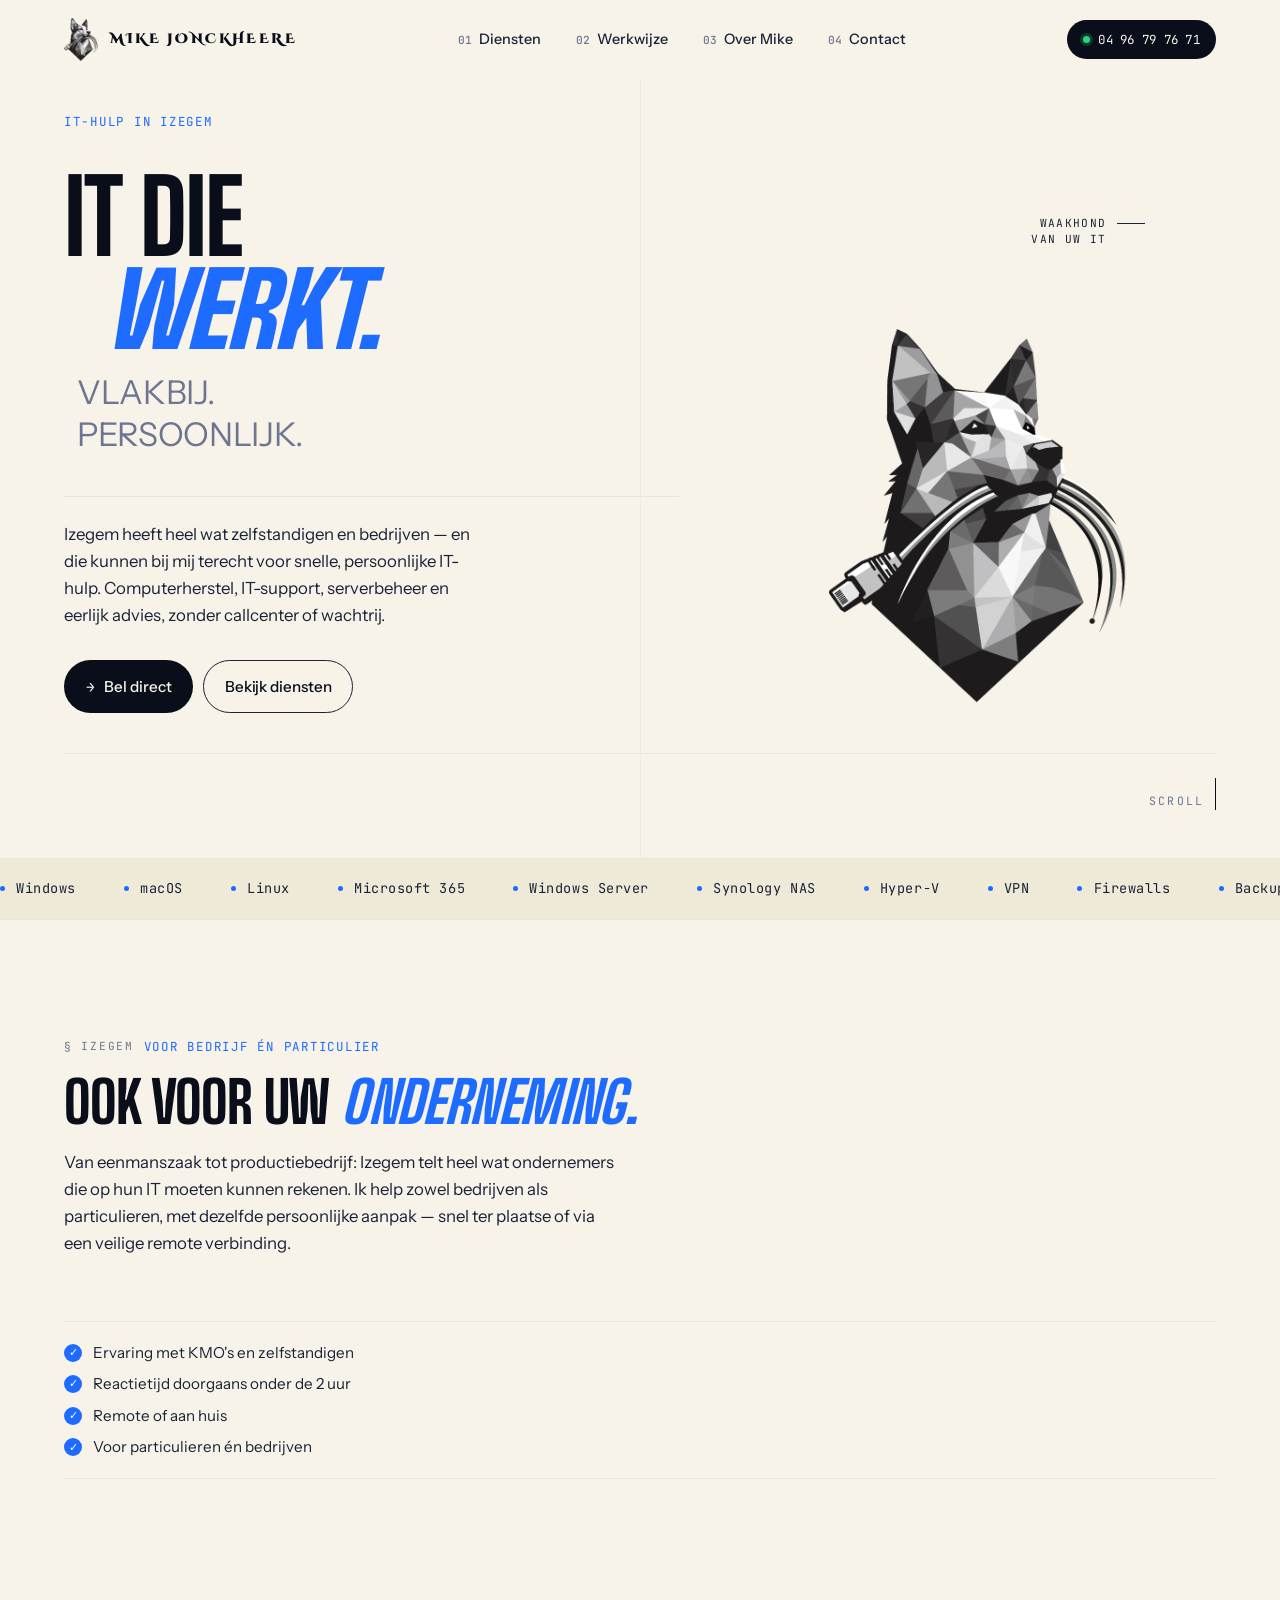
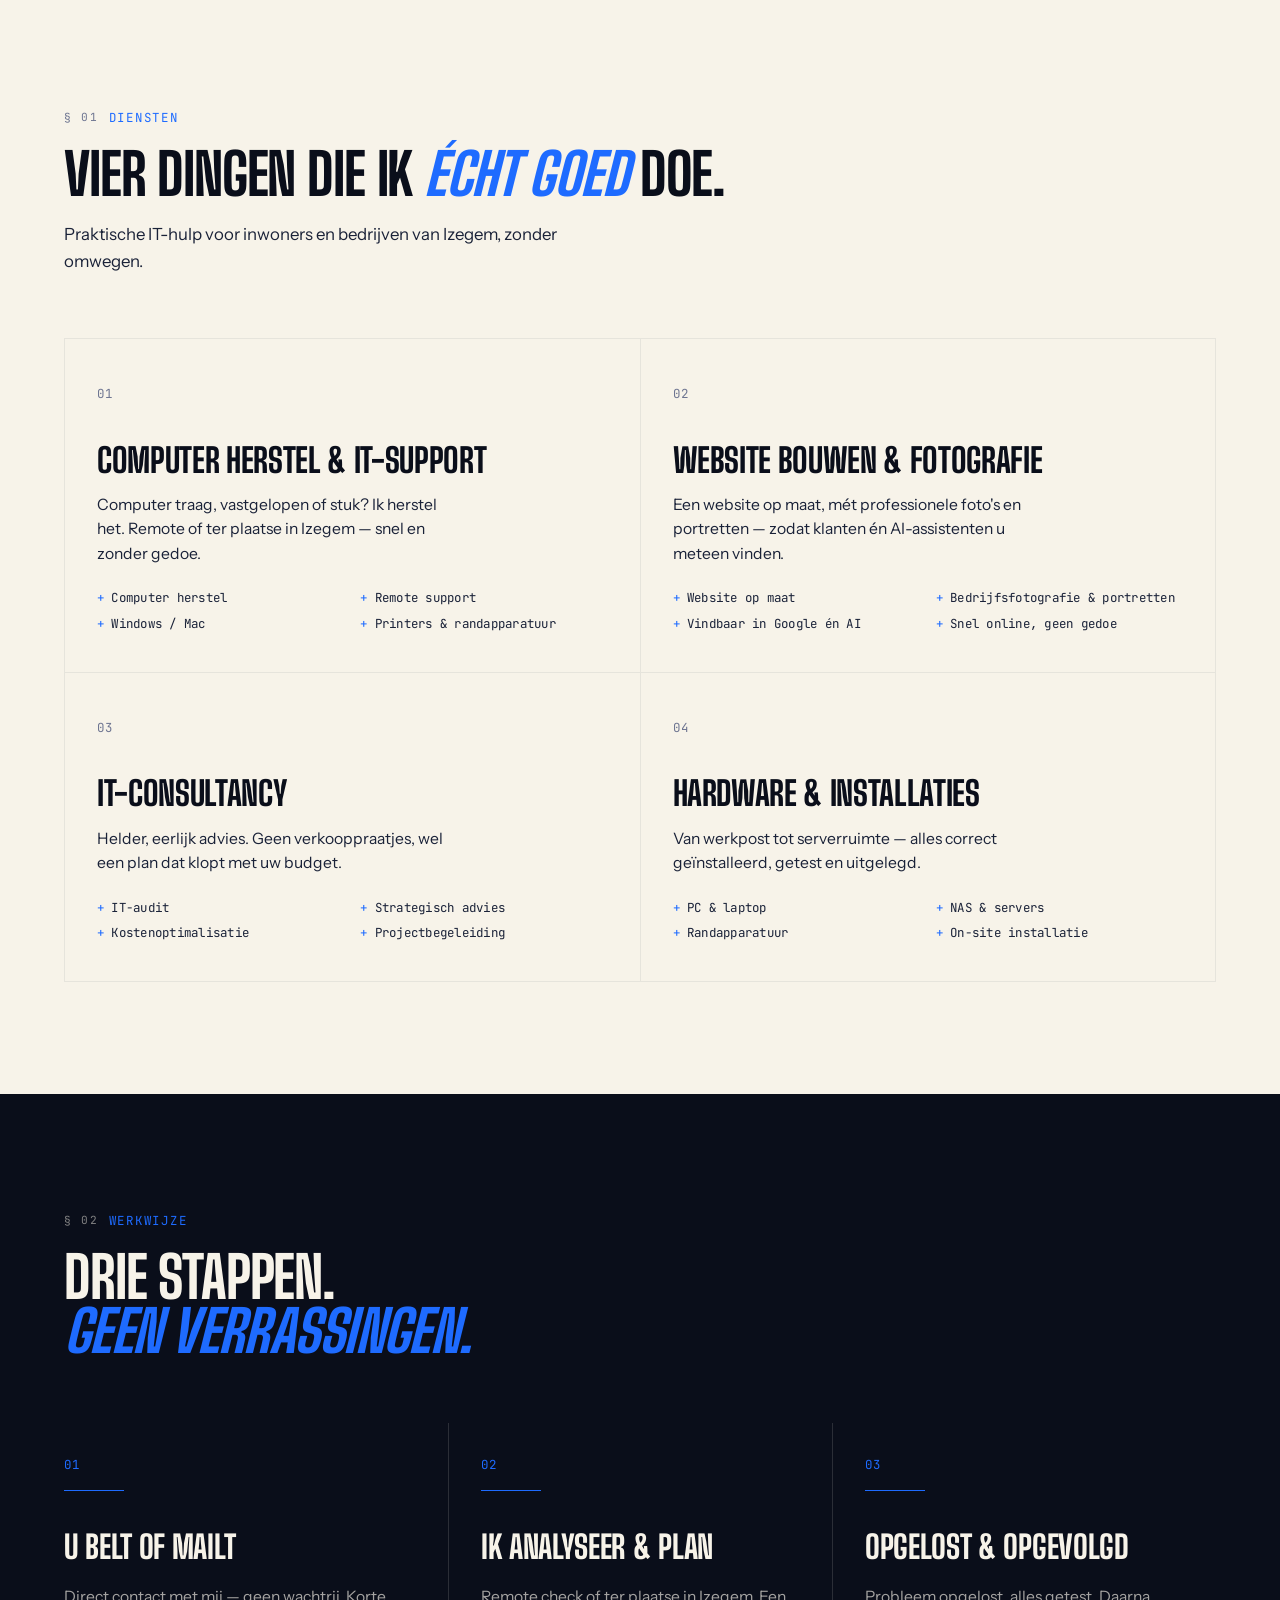
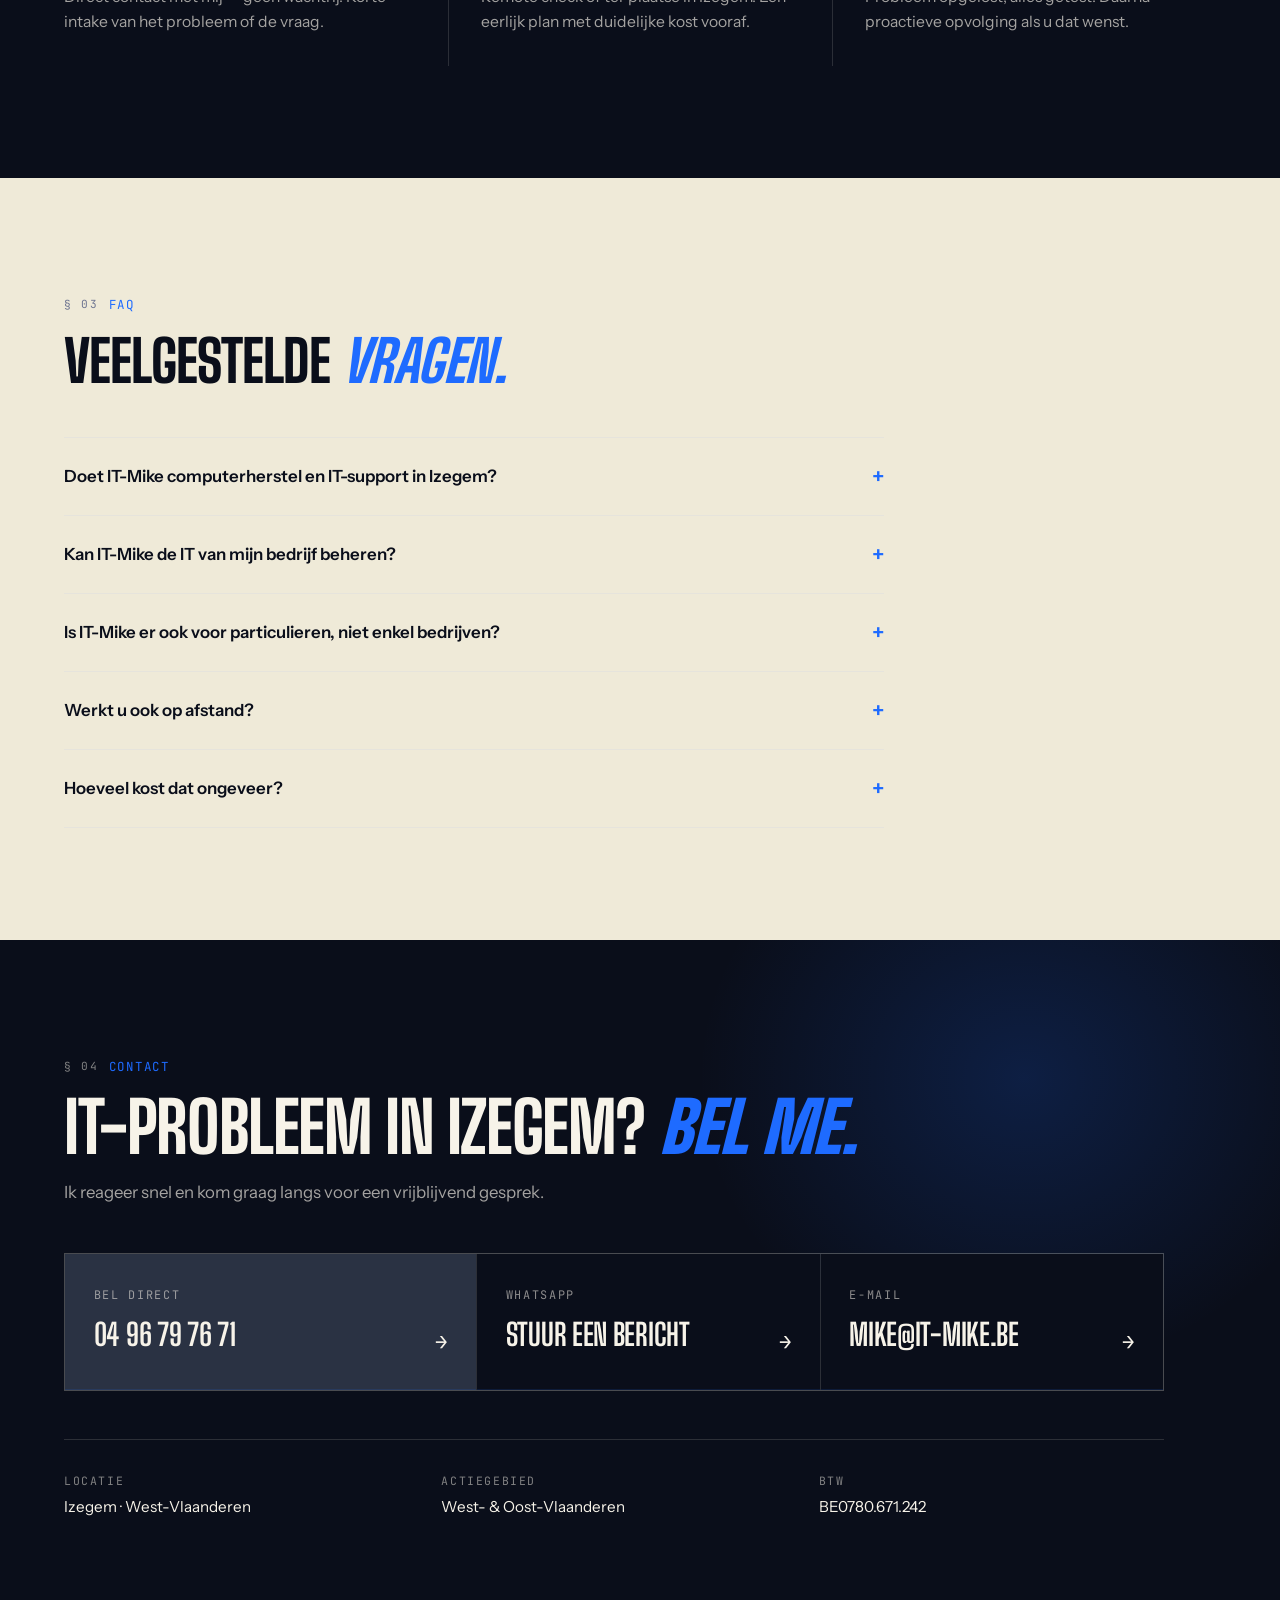
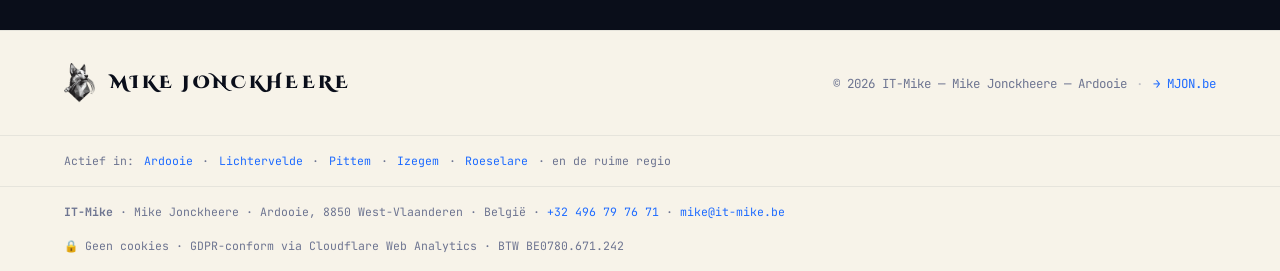
<file: izegem/index.html>
<!DOCTYPE html>
<html lang="nl">
<head>
<meta charset="UTF-8"/>
<meta name="viewport" content="width=device-width, initial-scale=1.0"/>
<title>Computer Herstel &amp; IT-Support Izegem | IT-Mike</title>
<meta name="description" content="IT-hulp in Izegem: computerherstel, IT-support en serverbeheer aan huis of remote, voor particulieren en bedrijven. Reactietijd &lt; 2 uur, direct contact met Mike Jonckheere."/>
<meta name="keywords" content="computer herstel Izegem, IT support Izegem, pc herstelling Izegem, computerhulp Izegem, IT-Mike Izegem, serverbeheer Izegem, IT consultancy Izegem, laptop herstellen Izegem"/>
<meta name="author" content="Mike Jonckheere — IT-Mike"/>
<meta name="robots" content="index, follow"/>
<link rel="canonical" href="https://it-mike.be/izegem/"/>
<link rel="icon" type="image/png" href="/media/Favicon.png"/>
<link rel="apple-touch-icon" href="/media/Favicon.png"/>
<meta name="geo.region" content="BE-VWV"/>
<meta name="geo.placename" content="Izegem, West-Vlaanderen, België"/>
<meta name="geo.position" content="50.9217;3.2117"/>
<meta name="ICBM" content="50.9217, 3.2117"/>
<meta property="og:type" content="website"/>
<meta property="og:url" content="https://it-mike.be/izegem/"/>
<meta property="og:title" content="Computer Herstel &amp; IT-Support Izegem | IT-Mike"/>
<meta property="og:description" content="IT-hulp in Izegem: computerherstel, IT-support en serverbeheer, voor particulieren en bedrijven. Direct contact, geen callcenter."/>
<meta property="og:locale" content="nl_BE"/>
<meta property="og:image" content="https://it-mike.be/media/Logo with slogan.png"/>
<script type="application/ld+json" id="ld-json">
{
  "@context": "https://schema.org",
  "@graph": [
    {
      "@type": "Service",
      "name": "Computer herstel & IT-support in Izegem",
      "provider": {"@type": "LocalBusiness", "@id": "https://it-mike.be/#business", "name": "IT-Mike", "url": "https://it-mike.be"},
      "areaServed": {"@type": "City", "name": "Izegem"},
      "description": "Computer herstel, IT-support, serverbeheer en hardware-installaties in Izegem, voor particulieren en bedrijven. Direct contact, geen callcenter, reactietijd onder de 2 uur."
    },
    {
      "@type": "FAQPage",
      "@id": "https://it-mike.be/izegem/#faq",
      "mainEntity": [
        {
          "@type": "Question",
          "name": "Doet IT-Mike computerherstel en IT-support in Izegem?",
          "acceptedAnswer": { "@type": "Answer", "text": "Ja — ik help zowel particulieren als bedrijven in Izegem, van een vastgelopen laptop tot serverbeheer voor een volledig team. Computer herstel, IT-support, serverbeheer, IT-consultancy en hardware-installaties, remote of aan huis. Reactietijd doorgaans onder de 2 uur." }
        },
        {
          "@type": "Question",
          "name": "Kan IT-Mike de IT van mijn bedrijf beheren?",
          "acceptedAnswer": { "@type": "Answer", "text": "Ja — serverbeheer, netwerken, back-up, Microsoft 365 en meer. Ik neem het proactief op, zodat problemen liever voorkomen dan opgelost worden." }
        },
        {
          "@type": "Question",
          "name": "Is IT-Mike er ook voor particulieren, niet enkel bedrijven?",
          "acceptedAnswer": { "@type": "Answer", "text": "Absoluut. Een trage computer, een printerprobleem of hulp bij nieuwe apparatuur — iedereen kan bij mij terecht." }
        },
        {
          "@type": "Question",
          "name": "Werkt u ook op afstand?",
          "acceptedAnswer": { "@type": "Answer", "text": "Ja, via een beveiligde remote verbinding kan ik de meeste problemen meteen aanpakken, zonder dat u hoeft te wachten op een bezoek." }
        },
        {
          "@type": "Question",
          "name": "Hoeveel kost dat ongeveer?",
          "acceptedAnswer": { "@type": "Answer", "text": "Een diagnose-uur is €62,50 excl. BTW. Nadien krijgt u altijd eerst een duidelijke prijs, voor ik verderga." }
        }
      ]
    }
  ]
}
</script>
<link rel="preconnect" href="https://fonts.googleapis.com"/>
<link rel="preconnect" href="https://fonts.gstatic.com" crossorigin/>
<link href="https://fonts.googleapis.com/css2?family=Big+Shoulders+Display:wght@500;700;800;900&family=Cinzel:wght@500;700;900&family=Instrument+Serif:ital@0;1&family=Instrument+Sans:wght@400;500;600&family=JetBrains+Mono:wght@400;500&display=swap" rel="stylesheet"/>
<link rel="stylesheet" href="/styles.css"/>
</head>
<body>

<!-- Mobile menu -->
<div class="mobile-menu" id="mobileMenu">
  <button class="mobile-close" id="mobileClose" aria-label="Sluit menu">×</button>
  <a href="/#diensten" class="mobile-link"><span>01</span>Diensten</a>
  <a href="/#werkwijze" class="mobile-link"><span>02</span>Werkwijze</a>
  <a href="/#over" class="mobile-link"><span>03</span>Over Mike</a>
  <a href="#contact" class="mobile-link"><span>04</span>Contact</a>
  <a href="tel:+32496797671" class="mobile-call">04 96 79 76 71</a>
</div>

<!-- Nav -->
<nav id="navbar" class="nav">
  <a href="/" class="nav-brand" aria-label="IT-Mike home">
    <img src="/media/Dog mark.png" alt="" class="nav-dog"/>
    <span class="nav-name">MIKE JONCKHEERE</span>
  </a>
  <ul class="nav-links">
    <li><a href="/#diensten"><span class="nav-num">01</span>Diensten</a></li>
    <li><a href="/#werkwijze"><span class="nav-num">02</span>Werkwijze</a></li>
    <li><a href="/#over"><span class="nav-num">03</span>Over Mike</a></li>
    <li><a href="#contact"><span class="nav-num">04</span>Contact</a></li>
  </ul>
  <a href="tel:+32496797671" class="nav-cta">
    <span class="nav-cta-dot"></span>
    04 96 79 76 71
  </a>
  <button class="nav-burger" id="navBurger" aria-label="Open menu">
    <span></span><span></span><span></span>
  </button>
</nav>

<main>

<!-- Hero -->
<section id="top" class="hero hero-editorial">
  <div class="hero-grid">
    <div class="hero-kicker">IT-hulp in Izegem</div>
    <h1 class="hero-headline">
      <span class="line">IT die</span>
      <span class="line line-italic rotating" id="rotatingWord" aria-live="polite">
        <span class="rw-word on">werkt.</span>
        <span class="rw-word">luistert.</span>
        <span class="rw-word">uitlegt.</span>
        <span class="rw-word">klopt.</span>
      </span>
      <span class="line line-faded">Vlakbij.</span>
      <span class="line line-faded">Persoonlijk.</span>
    </h1>

    <div class="hero-mascot" aria-hidden="true">
      <img src="/media/Dog mark.png" alt=""/>
      <div class="hero-mascot-tag">
        <span class="hmt-line"></span>
        <span class="hmt-text">Waakhond<br/>van uw IT</span>
      </div>
    </div>

    <div class="hero-side">
      <p class="hero-lede" id="cms-hero-lede">
        Izegem heeft heel wat zelfstandigen en bedrijven — en die kunnen bij mij terecht
        voor snelle, persoonlijke IT-hulp. Computerherstel, IT-support, serverbeheer en
        eerlijk advies, zonder callcenter of wachtrij.
      </p>
      <div class="hero-actions">
        <a href="tel:+32496797671" class="btn btn-primary">
          <span class="btn-arrow">→</span>
          Bel direct
        </a>
        <a href="#diensten" class="btn btn-ghost">Bekijk diensten</a>
      </div>
    </div>

    <div class="hero-foot">
      <div class="hf-item hf-scroll">
        <span>Scroll</span>
        <div class="hf-scroll-line"></div>
      </div>
    </div>
  </div>
</section>

<!-- Marquee strip -->
<section class="marquee" aria-hidden="true">
  <div class="marquee-track">
    <span class="marquee-item"><span class="marquee-dot"></span>Windows</span>
    <span class="marquee-item"><span class="marquee-dot"></span>macOS</span>
    <span class="marquee-item"><span class="marquee-dot"></span>Linux</span>
    <span class="marquee-item"><span class="marquee-dot"></span>Microsoft 365</span>
    <span class="marquee-item"><span class="marquee-dot"></span>Windows Server</span>
    <span class="marquee-item"><span class="marquee-dot"></span>Synology NAS</span>
    <span class="marquee-item"><span class="marquee-dot"></span>Hyper-V</span>
    <span class="marquee-item"><span class="marquee-dot"></span>VPN</span>
    <span class="marquee-item"><span class="marquee-dot"></span>Firewalls</span>
    <span class="marquee-item"><span class="marquee-dot"></span>Backup &amp; recovery</span>
    <span class="marquee-item"><span class="marquee-dot"></span>Office 365</span>
    <span class="marquee-item"><span class="marquee-dot"></span>Active Directory</span>
    <span class="marquee-item"><span class="marquee-dot"></span>Cloud migratie</span>
    <span class="marquee-item"><span class="marquee-dot"></span>Hardware</span>
    <span class="marquee-item"><span class="marquee-dot"></span>Windows</span>
    <span class="marquee-item"><span class="marquee-dot"></span>macOS</span>
    <span class="marquee-item"><span class="marquee-dot"></span>Linux</span>
    <span class="marquee-item"><span class="marquee-dot"></span>Microsoft 365</span>
    <span class="marquee-item"><span class="marquee-dot"></span>Windows Server</span>
    <span class="marquee-item"><span class="marquee-dot"></span>Synology NAS</span>
    <span class="marquee-item"><span class="marquee-dot"></span>Hyper-V</span>
    <span class="marquee-item"><span class="marquee-dot"></span>VPN</span>
    <span class="marquee-item"><span class="marquee-dot"></span>Firewalls</span>
    <span class="marquee-item"><span class="marquee-dot"></span>Backup &amp; recovery</span>
    <span class="marquee-item"><span class="marquee-dot"></span>Office 365</span>
    <span class="marquee-item"><span class="marquee-dot"></span>Active Directory</span>
    <span class="marquee-item"><span class="marquee-dot"></span>Cloud migratie</span>
    <span class="marquee-item"><span class="marquee-dot"></span>Hardware</span>
  </div>
</section>

<!-- Waarom Izegem -->
<section class="section izegem-intro reveal" id="izegem">
  <div class="section-head">
    <div class="section-tag"><span class="tag-num">§ IZEGEM</span>Voor bedrijf én particulier</div>
    <h2 class="section-title">Ook voor uw <em>onderneming.</em></h2>
    <p class="section-sub" id="cms-intro-sub">Van eenmanszaak tot productiebedrijf: Izegem telt heel wat ondernemers die op hun IT
      moeten kunnen rekenen. Ik help zowel bedrijven als particulieren, met dezelfde
      persoonlijke aanpak — snel ter plaatse of via een veilige remote verbinding.</p>
  </div>
  <div class="over-checks" id="cms-checks">
    <div class="over-check"><span class="ock">✓</span>Ervaring met KMO's en zelfstandigen</div>
    <div class="over-check"><span class="ock">✓</span>Reactietijd doorgaans onder de 2 uur</div>
    <div class="over-check"><span class="ock">✓</span>Remote of aan huis</div>
    <div class="over-check"><span class="ock">✓</span>Voor particulieren én bedrijven</div>
  </div>
</section>

<!-- Diensten -->
<section id="diensten" class="section diensten reveal">
  <div class="section-head">
    <div class="section-tag"><span class="tag-num">§ 01</span>Diensten</div>
    <h2 class="section-title">Vier dingen die ik <em>écht goed</em> doe.</h2>
    <p class="section-sub">Praktische IT-hulp voor inwoners en bedrijven van Izegem, zonder omwegen.</p>
  </div>
  <div class="diensten-grid">
    <article class="dienst">
      <div class="dienst-head"><span class="dienst-num">01</span></div>
      <h3 class="dienst-title">Computer Herstel &amp; IT-Support</h3>
      <p class="dienst-desc">Computer traag, vastgelopen of stuk? Ik herstel het. Remote of ter plaatse in Izegem — snel en zonder gedoe.</p>
      <ul class="dienst-points">
        <li><span class="dienst-bullet">+</span>Computer herstel</li>
        <li><span class="dienst-bullet">+</span>Remote support</li>
        <li><span class="dienst-bullet">+</span>Windows / Mac</li>
        <li><span class="dienst-bullet">+</span>Printers &amp; randapparatuur</li>
      </ul>
    </article>
    <article class="dienst">
      <div class="dienst-head"><span class="dienst-num">02</span></div>
      <h3 class="dienst-title">Website bouwen &amp; fotografie</h3>
      <p class="dienst-desc">Een website op maat, mét professionele foto's en portretten — zodat klanten én AI-assistenten u meteen vinden.</p>
      <ul class="dienst-points">
        <li><span class="dienst-bullet">+</span>Website op maat</li>
        <li><span class="dienst-bullet">+</span>Bedrijfsfotografie &amp; portretten</li>
        <li><span class="dienst-bullet">+</span>Vindbaar in Google én AI</li>
        <li><span class="dienst-bullet">+</span>Snel online, geen gedoe</li>
      </ul>
    </article>
    <article class="dienst">
      <div class="dienst-head"><span class="dienst-num">03</span></div>
      <h3 class="dienst-title">IT-Consultancy</h3>
      <p class="dienst-desc">Helder, eerlijk advies. Geen verkooppraatjes, wel een plan dat klopt met uw budget.</p>
      <ul class="dienst-points">
        <li><span class="dienst-bullet">+</span>IT-audit</li>
        <li><span class="dienst-bullet">+</span>Strategisch advies</li>
        <li><span class="dienst-bullet">+</span>Kostenoptimalisatie</li>
        <li><span class="dienst-bullet">+</span>Projectbegeleiding</li>
      </ul>
    </article>
    <article class="dienst">
      <div class="dienst-head"><span class="dienst-num">04</span></div>
      <h3 class="dienst-title">Hardware &amp; installaties</h3>
      <p class="dienst-desc">Van werkpost tot serverruimte — alles correct geïnstalleerd, getest en uitgelegd.</p>
      <ul class="dienst-points">
        <li><span class="dienst-bullet">+</span>PC &amp; laptop</li>
        <li><span class="dienst-bullet">+</span>NAS &amp; servers</li>
        <li><span class="dienst-bullet">+</span>Randapparatuur</li>
        <li><span class="dienst-bullet">+</span>On-site installatie</li>
      </ul>
    </article>
  </div>
</section>

<!-- Werkwijze -->
<section id="werkwijze" class="section werkwijze reveal">
  <div class="section-head section-head-light">
    <div class="section-tag"><span class="tag-num">§ 02</span>Werkwijze</div>
    <h2 class="section-title">Drie stappen.<br/><em>Geen verrassingen.</em></h2>
  </div>
  <div class="stappen">
    <div class="stap">
      <div class="stap-num">01</div>
      <div class="stap-line"></div>
      <h3 class="stap-title">U belt of mailt</h3>
      <p class="stap-desc">Direct contact met mij — geen wachtrij. Korte intake van het probleem of de vraag.</p>
    </div>
    <div class="stap">
      <div class="stap-num">02</div>
      <div class="stap-line"></div>
      <h3 class="stap-title">Ik analyseer &amp; plan</h3>
      <p class="stap-desc">Remote check of ter plaatse in Izegem. Een eerlijk plan met duidelijke kost vooraf.</p>
    </div>
    <div class="stap">
      <div class="stap-num">03</div>
      <div class="stap-line"></div>
      <h3 class="stap-title">Opgelost &amp; opgevolgd</h3>
      <p class="stap-desc">Probleem opgelost, alles getest. Daarna proactieve opvolging als u dat wenst.</p>
    </div>
  </div>
</section>

<!-- FAQ -->
<section class="section faq reveal" id="faq" aria-label="Veelgestelde vragen">
  <div class="faq-inner">
    <div class="section-tag"><span class="tag-num">§ 03</span>FAQ</div>
    <h2 class="section-title">Veelgestelde <em>vragen.</em></h2>
    <div class="faq-list" id="cms-faq-list">
      <details class="faq-item">
        <summary class="faq-q">Doet IT-Mike computerherstel en IT-support in Izegem?</summary>
        <p class="faq-a">Ja — ik help zowel particulieren als bedrijven in Izegem, van een vastgelopen laptop tot serverbeheer voor een volledig team. Computer herstel, IT-support, serverbeheer, IT-consultancy en hardware-installaties, remote of aan huis. Reactietijd doorgaans onder de 2 uur.</p>
      </details>
      <details class="faq-item">
        <summary class="faq-q">Kan IT-Mike de IT van mijn bedrijf beheren?</summary>
        <p class="faq-a">Ja — serverbeheer, netwerken, back-up, Microsoft 365 en meer. Ik neem het proactief op, zodat problemen liever voorkomen dan opgelost worden.</p>
      </details>
      <details class="faq-item">
        <summary class="faq-q">Is IT-Mike er ook voor particulieren, niet enkel bedrijven?</summary>
        <p class="faq-a">Absoluut. Een trage computer, een printerprobleem of hulp bij nieuwe apparatuur — iedereen kan bij mij terecht.</p>
      </details>
      <details class="faq-item">
        <summary class="faq-q">Werkt u ook op afstand?</summary>
        <p class="faq-a">Ja, via een beveiligde remote verbinding kan ik de meeste problemen meteen aanpakken, zonder dat u hoeft te wachten op een bezoek.</p>
      </details>
      <details class="faq-item">
        <summary class="faq-q">Hoeveel kost dat ongeveer?</summary>
        <p class="faq-a">Een diagnose-uur is €62,50 excl. BTW. Nadien krijgt u altijd eerst een duidelijke prijs, voor ik verderga.</p>
      </details>
    </div>
  </div>
</section>

<!-- Contact -->
<section id="contact" class="section contact reveal">
  <div class="contact-inner">
    <div class="contact-tag"><span class="tag-num">§ 04</span>Contact</div>
    <h2 class="contact-title">IT-probleem in Izegem? <em>Bel me.</em></h2>
    <p class="contact-sub">Ik reageer snel en kom graag langs voor een vrijblijvend gesprek.</p>
    <div class="contact-channels">
      <a href="tel:+32496797671" class="ch ch-primary">
        <div class="ch-label">Bel direct</div>
        <div class="ch-value">04 96 79 76 71</div>
        <div class="ch-arrow">→</div>
      </a>
      <a href="https://wa.me/+32496797671" target="_blank" rel="noopener" class="ch">
        <div class="ch-label">WhatsApp</div>
        <div class="ch-value">Stuur een bericht</div>
        <div class="ch-arrow">→</div>
      </a>
      <a href="mailto:mike@it-mike.be?subject=Vraag%20via%20it-mike.be%2Fizegem&body=Goeiedag%20Mike%2C%0A%0AIk%20neem%20contact%20op%20via%20de%20Izegem-pagina%20van%20it-mike.be.%0A%0AMijn%20vraag%20%2F%20probleem%3A%0A%0A%0AMijn%20naam%3A%20%0AMijn%20telefoonnummer%3A%20" class="ch">
        <div class="ch-label">E-mail</div>
        <div class="ch-value">mike@it-mike.be</div>
        <div class="ch-arrow">→</div>
      </a>
    </div>
    <div class="contact-coords">
      <div><span>Locatie</span>Izegem · West-Vlaanderen</div>
      <div><span>Actiegebied</span>West- &amp; Oost-Vlaanderen</div>
      <div><span>BTW</span>BE0780.671.242</div>
    </div>
  </div>
</section>

</main>

<!-- Footer -->
<footer class="footer">
  <div class="footer-row">
    <div class="footer-brand">
      <img src="/media/Dog mark.png" alt="IT-Mike" class="footer-dog"/>
      <span class="footer-name">MIKE JONCKHEERE</span>
    </div>
    <div class="footer-meta">
      <span>© 2026 IT-Mike — Mike Jonckheere — Ardooie</span>
      <span class="footer-sep">·</span>
      <a href="https://mjon.be">→ MJON.be</a>
    </div>
  </div>
  <div class="footer-areas">
    <span>Actief in:</span>
    <a href="/ardooie/">Ardooie</a> ·
    <a href="/lichtervelde/">Lichtervelde</a> ·
    <a href="/pittem/">Pittem</a> ·
    <a href="/izegem/">Izegem</a> ·
    <a href="/roeselare/">Roeselare</a>
    <span>· en de ruime regio</span>
  </div>
  <div class="footer-bar">
    <address class="footer-address">
      <strong>IT-Mike</strong> · Mike Jonckheere · Ardooie, 8850 West-Vlaanderen · België ·
      <a href="tel:+32496797671">+32 496 79 76 71</a> ·
      <a href="mailto:mike@it-mike.be">mike@it-mike.be</a>
    </address>
    <span>🔒 Geen cookies · GDPR-conform via Cloudflare Web Analytics · BTW BE0780.671.242</span>
  </div>
</footer>

<script>
// Nav scroll
var navbar = document.getElementById('navbar');
window.addEventListener('scroll', function() {
  navbar.classList.toggle('scrolled', window.scrollY > 24);
});

// Rotating word
(function() {
  var words = document.querySelectorAll('#rotatingWord .rw-word');
  var i = 0;
  setInterval(function() {
    words[i].classList.remove('on');
    i = (i + 1) % words.length;
    words[i].classList.add('on');
  }, 2400);
})();

// Mobile menu
var mobileMenu = document.getElementById('mobileMenu');
document.getElementById('navBurger').addEventListener('click', function() {
  mobileMenu.classList.add('open');
});
document.getElementById('mobileClose').addEventListener('click', function() {
  mobileMenu.classList.remove('open');
});
document.querySelectorAll('.mobile-link').forEach(function(link) {
  link.addEventListener('click', function() { mobileMenu.classList.remove('open'); });
});

// Reveal on scroll
var revealObs = new IntersectionObserver(function(entries) {
  entries.forEach(function(e) {
    if (e.isIntersecting) {
      e.target.classList.add('visible');
      revealObs.unobserve(e.target);
    }
  });
}, { threshold: 0.12, rootMargin: '0px 0px -40px 0px' });
document.querySelectorAll('.reveal').forEach(function(el) { revealObs.observe(el); });

// CMS-inhoud laden (valt terug op de vaste tekst hierboven als er niets ingevuld is)
fetch('/content/izegem.json').then(function(r) { return r.json(); }).then(function(d) {
  function esc(s) {
    return String(s).replace(/&/g,'&amp;').replace(/</g,'&lt;').replace(/>/g,'&gt;').replace(/"/g,'&quot;');
  }
  function set(id, val) {
    var el = document.getElementById(id);
    if (el && val) el.textContent = val;
  }

  set('cms-hero-lede', d.hero_lede);
  set('cms-intro-sub', d.intro_sub);

  if (Array.isArray(d.checks) && d.checks.length) {
    var checksEl = document.getElementById('cms-checks');
    if (checksEl) checksEl.innerHTML = d.checks.map(function(c) {
      return '<div class="over-check"><span class="ock">✓</span>' + esc(c) + '</div>';
    }).join('');
  }

  if (Array.isArray(d.faq) && d.faq.length) {
    var faqList = document.getElementById('cms-faq-list');
    if (faqList) faqList.innerHTML = d.faq.map(function(item) {
      return '<details class="faq-item"><summary class="faq-q">' + esc(item.question) + '</summary><p class="faq-a">' + esc(item.answer) + '</p></details>';
    }).join('');

    var ldScript = document.getElementById('ld-json');
    if (ldScript) {
      try {
        var ld = JSON.parse(ldScript.textContent);
        var faqNode = (ld['@graph'] || []).find(function(n) { return n['@type'] === 'FAQPage'; });
        if (faqNode) {
          faqNode.mainEntity = d.faq.map(function(item) {
            return {
              '@type': 'Question',
              'name': item.question,
              'acceptedAnswer': { '@type': 'Answer', 'text': item.answer }
            };
          });
          ldScript.textContent = JSON.stringify(ld);
        }
      } catch (e) {}
    }
  }
}).catch(function() {});
</script>
</body>
</html>
</file>
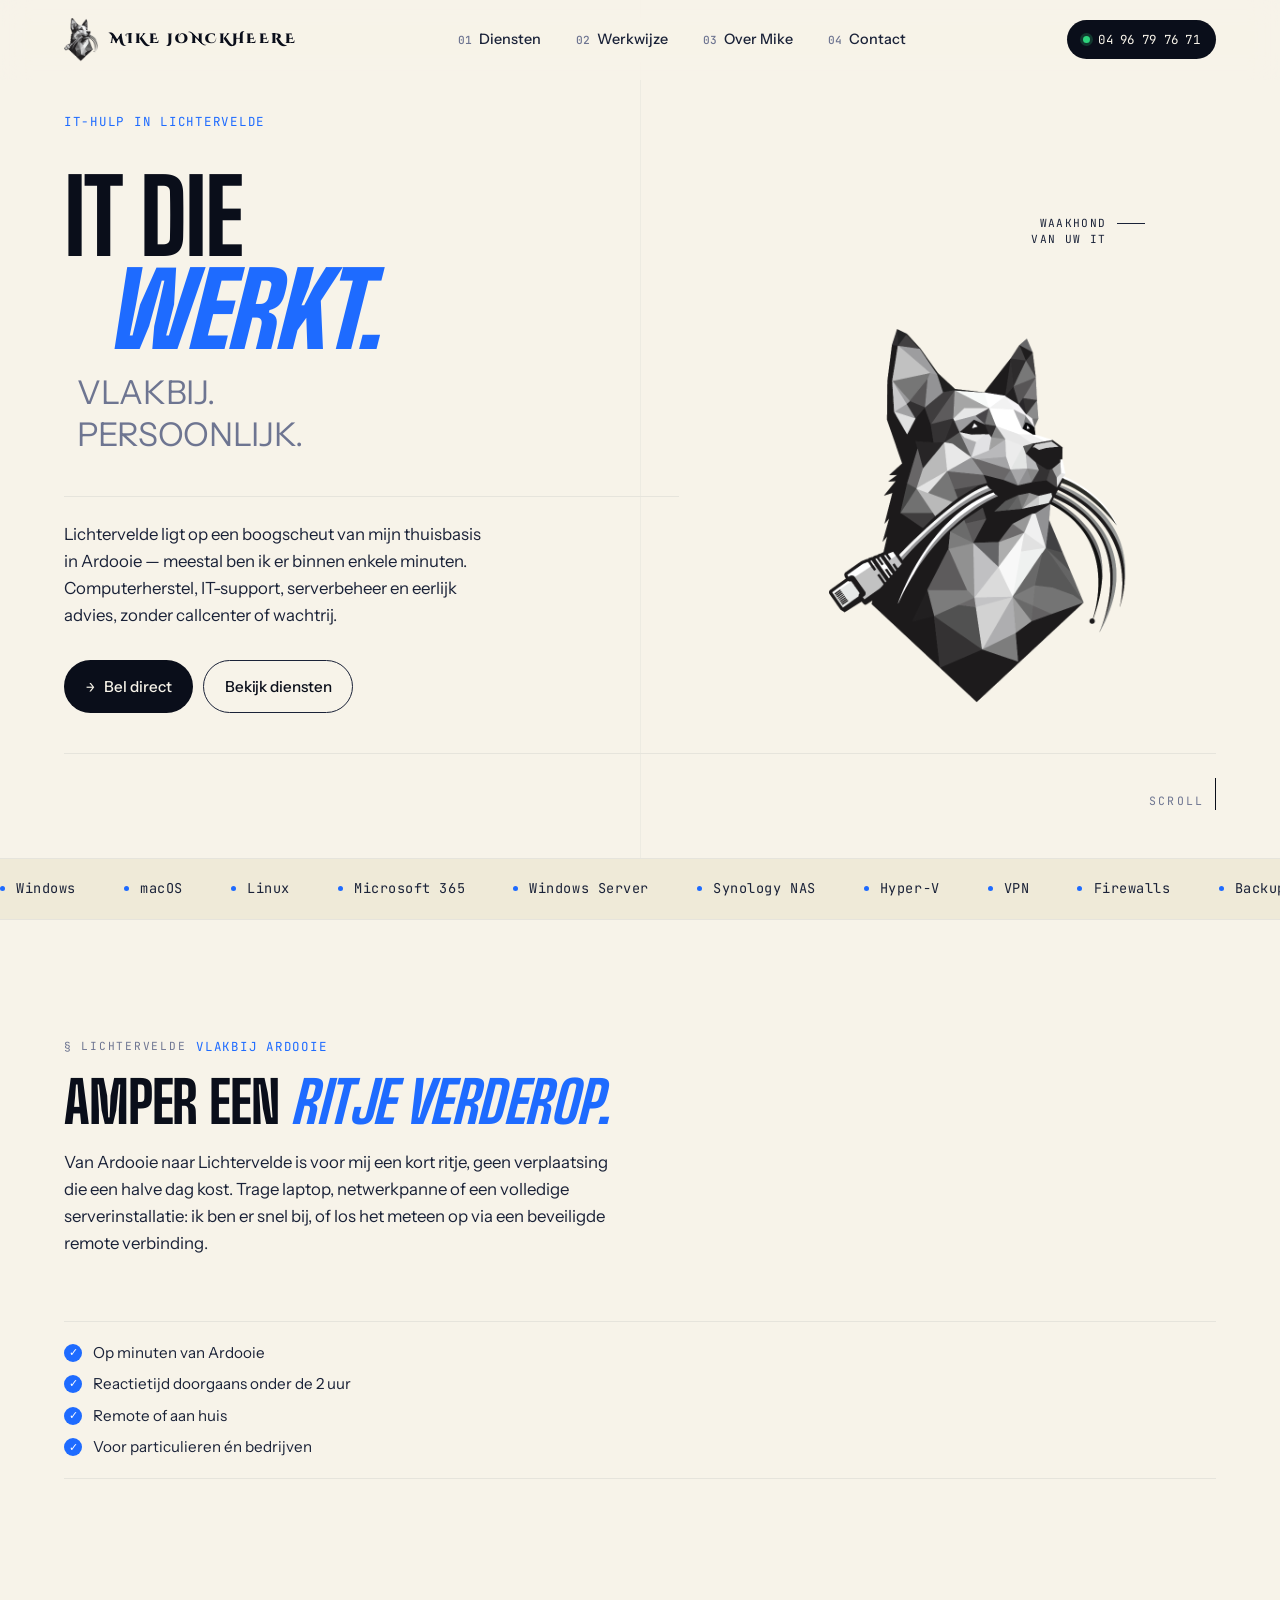
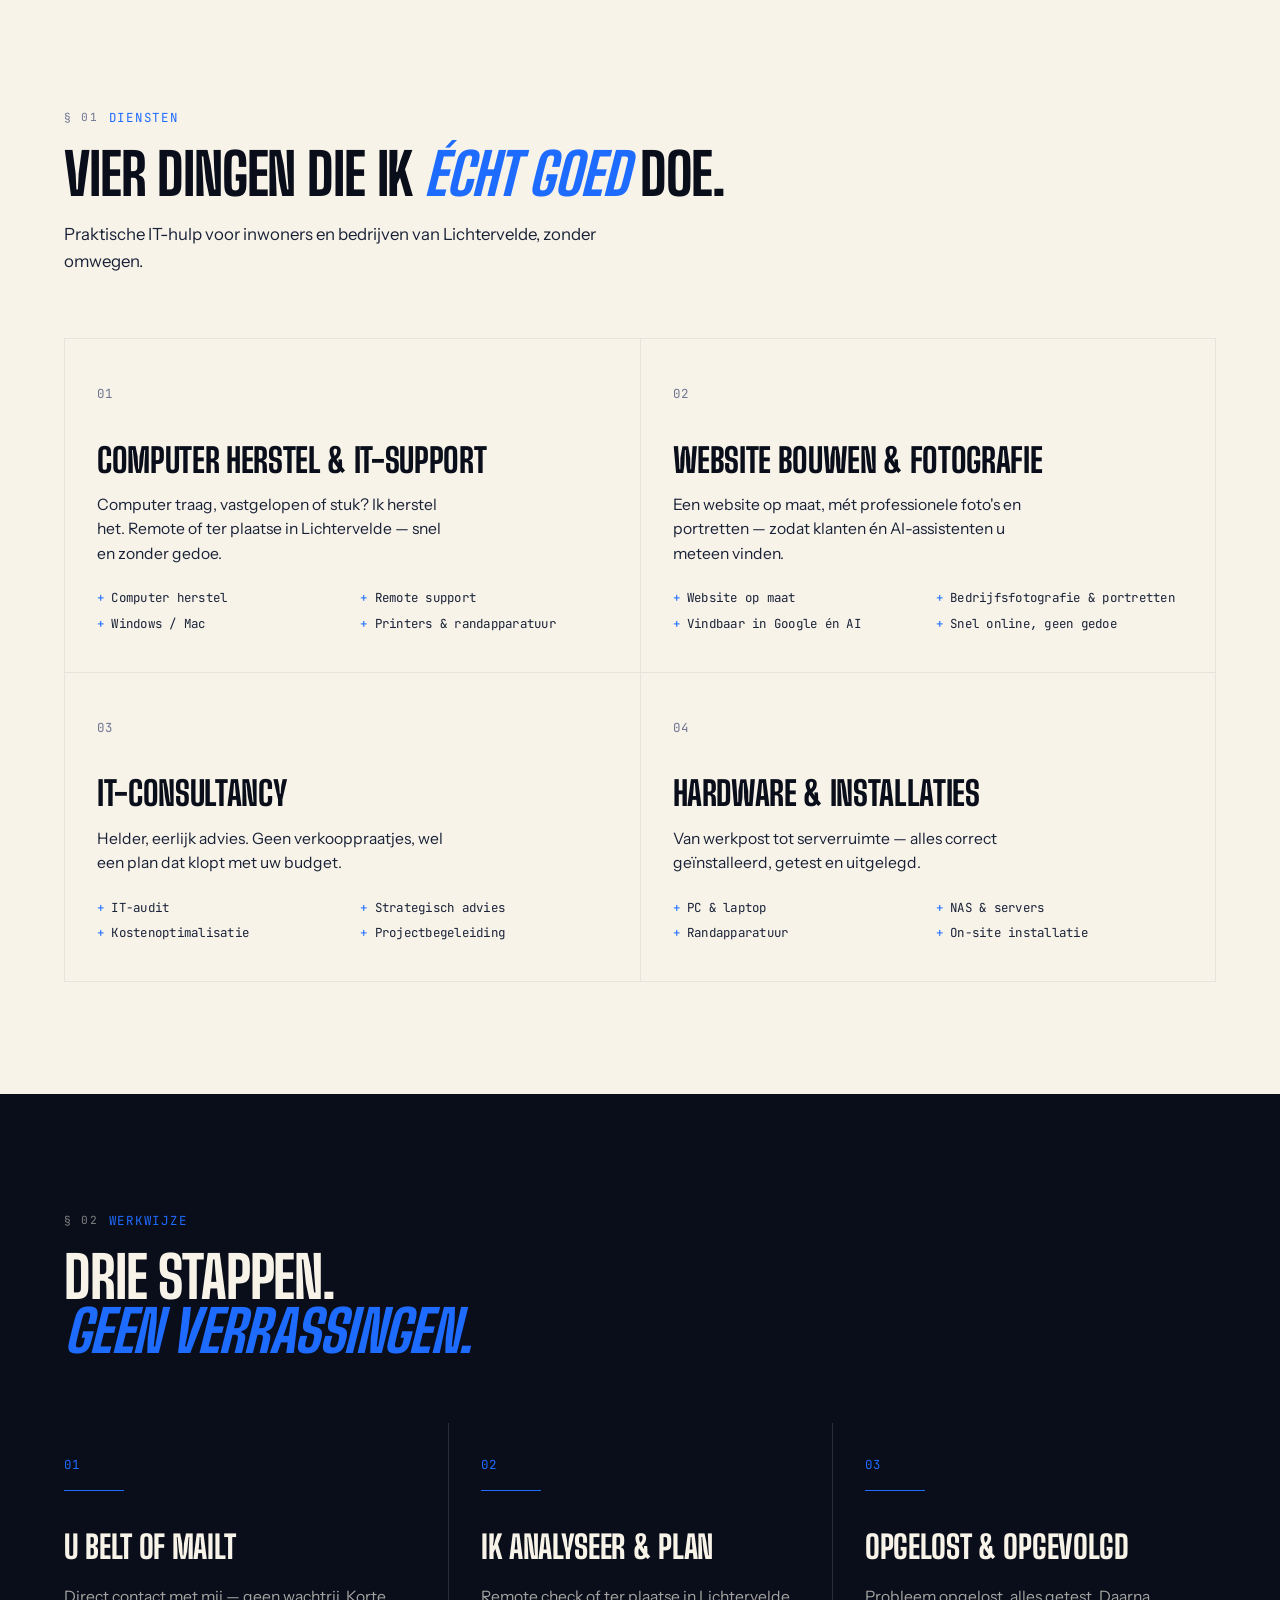
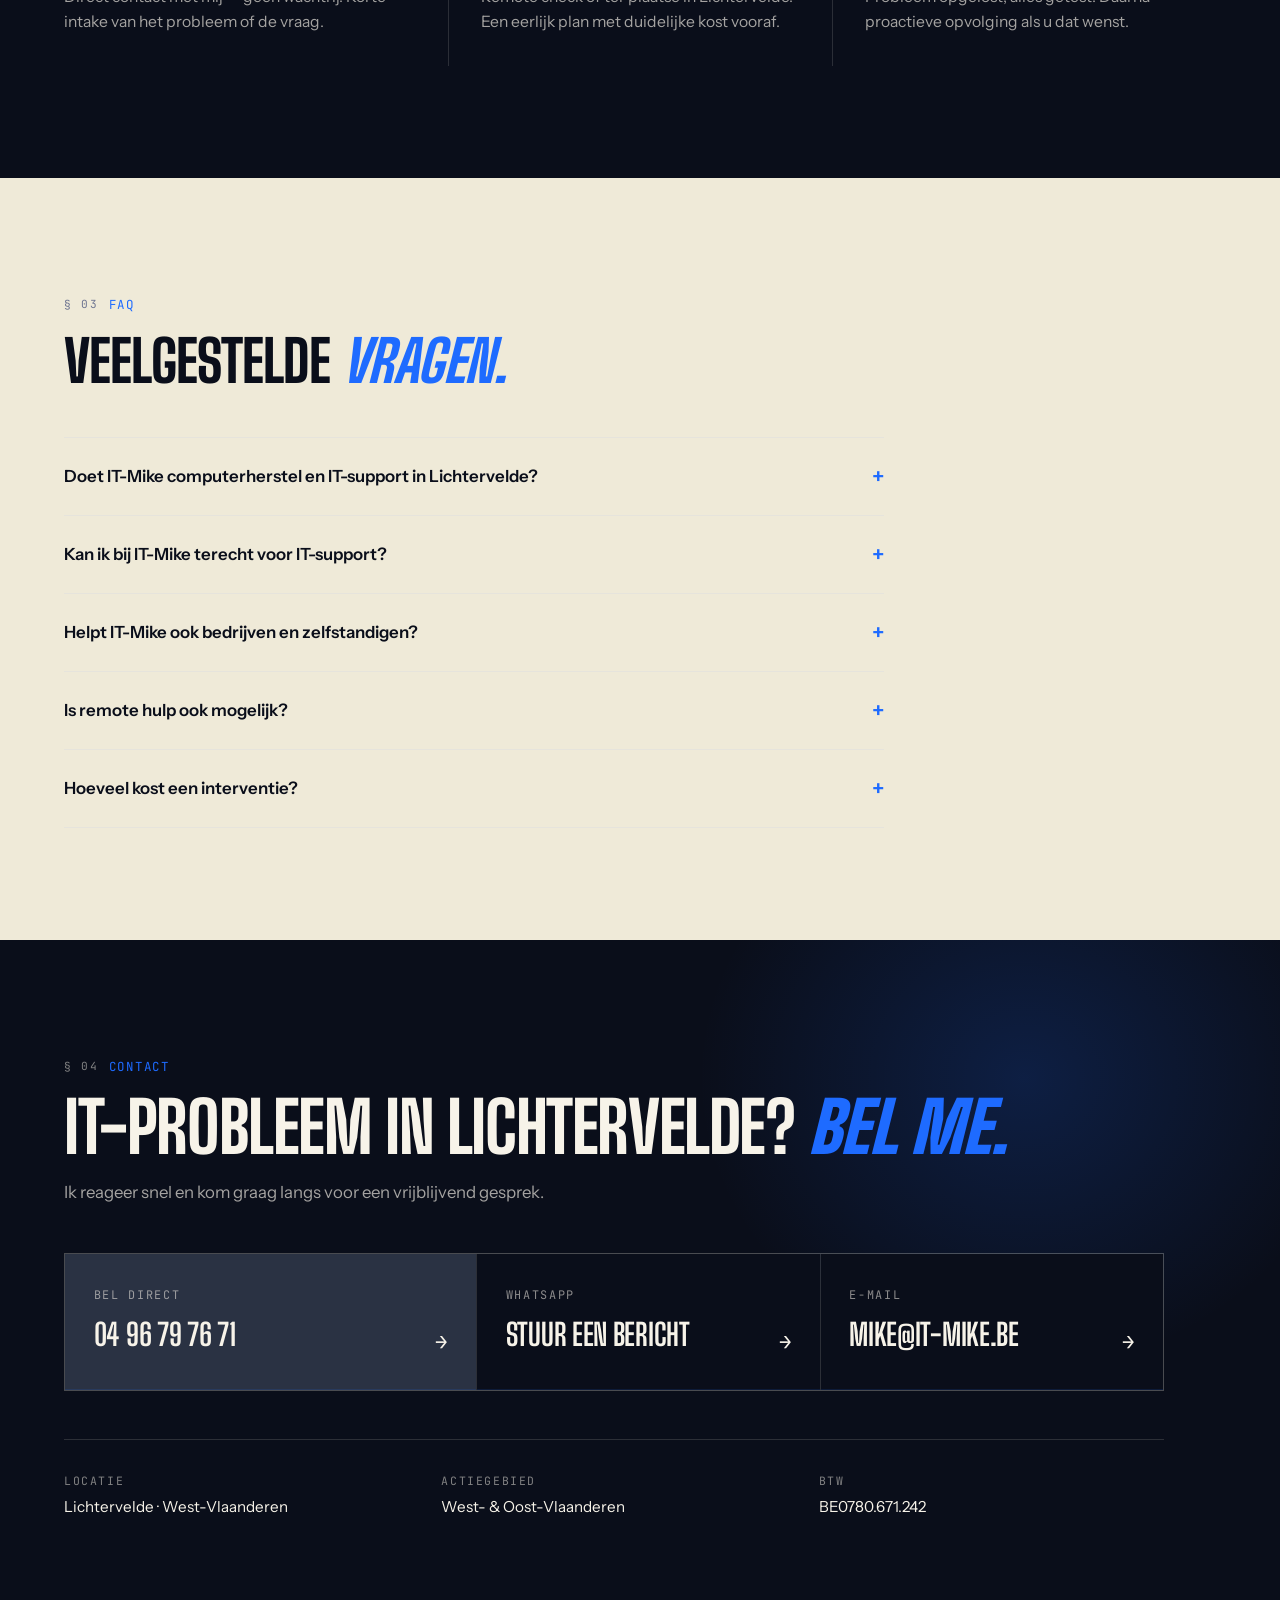
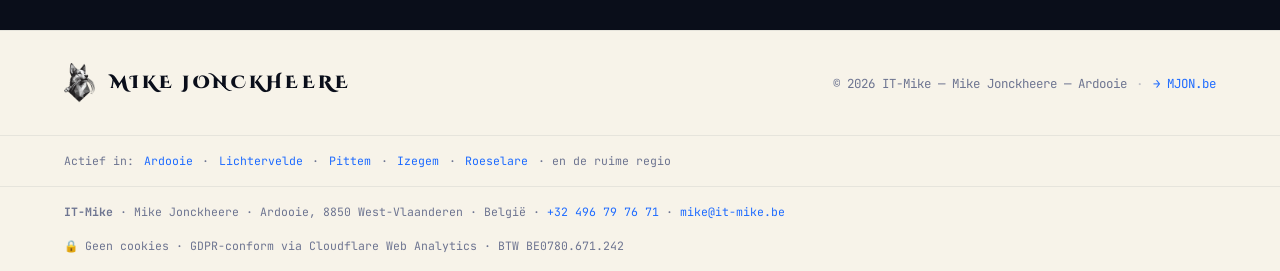
<file: lichtervelde/index.html>
<!DOCTYPE html>
<html lang="nl">
<head>
<meta charset="UTF-8"/>
<meta name="viewport" content="width=device-width, initial-scale=1.0"/>
<title>Computer Herstel &amp; IT-Support Lichtervelde | IT-Mike</title>
<meta name="description" content="IT-hulp in Lichtervelde: computerherstel, IT-support en serverbeheer aan huis of remote. Vanuit Ardooie ben ik doorgaans binnen enkele minuten ter plaatse — reactietijd &lt; 2 uur."/>
<meta name="keywords" content="computer herstel Lichtervelde, IT support Lichtervelde, pc herstelling Lichtervelde, computerhulp Lichtervelde, IT-Mike Lichtervelde, serverbeheer Lichtervelde, IT consultancy Lichtervelde, laptop herstellen Lichtervelde"/>
<meta name="author" content="Mike Jonckheere — IT-Mike"/>
<meta name="robots" content="index, follow"/>
<link rel="canonical" href="https://it-mike.be/lichtervelde/"/>
<link rel="icon" type="image/png" href="/media/Favicon.png"/>
<link rel="apple-touch-icon" href="/media/Favicon.png"/>
<meta name="geo.region" content="BE-VWV"/>
<meta name="geo.placename" content="Lichtervelde, West-Vlaanderen, België"/>
<meta name="geo.position" content="51.0306;3.1417"/>
<meta name="ICBM" content="51.0306, 3.1417"/>
<meta property="og:type" content="website"/>
<meta property="og:url" content="https://it-mike.be/lichtervelde/"/>
<meta property="og:title" content="Computer Herstel &amp; IT-Support Lichtervelde | IT-Mike"/>
<meta property="og:description" content="IT-hulp in Lichtervelde: computerherstel, IT-support en serverbeheer. Vanuit Ardooie ben ik doorgaans snel ter plaatse — direct contact, geen callcenter."/>
<meta property="og:locale" content="nl_BE"/>
<meta property="og:image" content="https://it-mike.be/media/Logo with slogan.png"/>
<script type="application/ld+json" id="ld-json">
{
  "@context": "https://schema.org",
  "@graph": [
    {
      "@type": "Service",
      "name": "Computer herstel & IT-support in Lichtervelde",
      "provider": {"@type": "LocalBusiness", "@id": "https://it-mike.be/#business", "name": "IT-Mike", "url": "https://it-mike.be"},
      "areaServed": {"@type": "City", "name": "Lichtervelde"},
      "description": "Computer herstel, IT-support, serverbeheer en hardware-installaties in Lichtervelde. Vanuit mijn thuisbasis Ardooie ben ik er doorgaans snel ter plaatse — direct contact, geen callcenter, reactietijd onder de 2 uur."
    },
    {
      "@type": "FAQPage",
      "@id": "https://it-mike.be/lichtervelde/#faq",
      "mainEntity": [
        {
          "@type": "Question",
          "name": "Doet IT-Mike computerherstel en IT-support in Lichtervelde?",
          "acceptedAnswer": { "@type": "Answer", "text": "Ja — Lichtervelde ligt vlak bij mijn thuisbasis in Ardooie, dus ik ben er doorgaans snel ter plaatse. Computer herstel, IT-support, serverbeheer, IT-consultancy en hardware-installaties, remote of aan huis, voor particulieren en bedrijven. Reactietijd doorgaans onder de 2 uur." }
        },
        {
          "@type": "Question",
          "name": "Kan ik bij IT-Mike terecht voor IT-support?",
          "acceptedAnswer": { "@type": "Answer", "text": "Zeker — computer herstel, helpdesk, server- en cloudbeheer, IT-consultancy en hardware-installaties, voor particulieren en van zelfstandigen tot bedrijven. Altijd rechtstreeks contact met mij, nooit een callcenter." }
        },
        {
          "@type": "Question",
          "name": "Helpt IT-Mike ook bedrijven en zelfstandigen?",
          "acceptedAnswer": { "@type": "Answer", "text": "Ja — van eenmanszaken tot KMO's. Denk aan serverbeheer, netwerken, cloudmigratie of een vaste helpdesk voor het team, ter plaatse of op afstand." }
        },
        {
          "@type": "Question",
          "name": "Is remote hulp ook mogelijk?",
          "acceptedAnswer": { "@type": "Answer", "text": "Voor de meeste problemen wel, via een beveiligde verbinding. Vaak sneller dan wachten op een bezoek, en zonder extra kosten voor verplaatsing." }
        },
        {
          "@type": "Question",
          "name": "Hoeveel kost een interventie?",
          "acceptedAnswer": { "@type": "Answer", "text": "Ik start met een diagnose-uur van €62,50 excl. BTW, tenzij alles al binnen dat uur is opgelost. Daarna volgt een heldere prijs, vooraf afgesproken." }
        }
      ]
    }
  ]
}
</script>
<link rel="preconnect" href="https://fonts.googleapis.com"/>
<link rel="preconnect" href="https://fonts.gstatic.com" crossorigin/>
<link href="https://fonts.googleapis.com/css2?family=Big+Shoulders+Display:wght@500;700;800;900&family=Cinzel:wght@500;700;900&family=Instrument+Serif:ital@0;1&family=Instrument+Sans:wght@400;500;600&family=JetBrains+Mono:wght@400;500&display=swap" rel="stylesheet"/>
<link rel="stylesheet" href="/styles.css"/>
</head>
<body>

<!-- Mobile menu -->
<div class="mobile-menu" id="mobileMenu">
  <button class="mobile-close" id="mobileClose" aria-label="Sluit menu">×</button>
  <a href="/#diensten" class="mobile-link"><span>01</span>Diensten</a>
  <a href="/#werkwijze" class="mobile-link"><span>02</span>Werkwijze</a>
  <a href="/#over" class="mobile-link"><span>03</span>Over Mike</a>
  <a href="#contact" class="mobile-link"><span>04</span>Contact</a>
  <a href="tel:+32496797671" class="mobile-call">04 96 79 76 71</a>
</div>

<!-- Nav -->
<nav id="navbar" class="nav">
  <a href="/" class="nav-brand" aria-label="IT-Mike home">
    <img src="/media/Dog mark.png" alt="" class="nav-dog"/>
    <span class="nav-name">MIKE JONCKHEERE</span>
  </a>
  <ul class="nav-links">
    <li><a href="/#diensten"><span class="nav-num">01</span>Diensten</a></li>
    <li><a href="/#werkwijze"><span class="nav-num">02</span>Werkwijze</a></li>
    <li><a href="/#over"><span class="nav-num">03</span>Over Mike</a></li>
    <li><a href="#contact"><span class="nav-num">04</span>Contact</a></li>
  </ul>
  <a href="tel:+32496797671" class="nav-cta">
    <span class="nav-cta-dot"></span>
    04 96 79 76 71
  </a>
  <button class="nav-burger" id="navBurger" aria-label="Open menu">
    <span></span><span></span><span></span>
  </button>
</nav>

<main>

<!-- Hero -->
<section id="top" class="hero hero-editorial">
  <div class="hero-grid">
    <div class="hero-kicker">IT-hulp in Lichtervelde</div>
    <h1 class="hero-headline">
      <span class="line">IT die</span>
      <span class="line line-italic rotating" id="rotatingWord" aria-live="polite">
        <span class="rw-word on">werkt.</span>
        <span class="rw-word">luistert.</span>
        <span class="rw-word">uitlegt.</span>
        <span class="rw-word">klopt.</span>
      </span>
      <span class="line line-faded">Vlakbij.</span>
      <span class="line line-faded">Persoonlijk.</span>
    </h1>

    <div class="hero-mascot" aria-hidden="true">
      <img src="/media/Dog mark.png" alt=""/>
      <div class="hero-mascot-tag">
        <span class="hmt-line"></span>
        <span class="hmt-text">Waakhond<br/>van uw IT</span>
      </div>
    </div>

    <div class="hero-side">
      <p class="hero-lede" id="cms-hero-lede">
        Lichtervelde ligt op een boogscheut van mijn thuisbasis in Ardooie — meestal ben ik
        er binnen enkele minuten. Computerherstel, IT-support, serverbeheer en eerlijk advies,
        zonder callcenter of wachtrij.
      </p>
      <div class="hero-actions">
        <a href="tel:+32496797671" class="btn btn-primary">
          <span class="btn-arrow">→</span>
          Bel direct
        </a>
        <a href="#diensten" class="btn btn-ghost">Bekijk diensten</a>
      </div>
    </div>

    <div class="hero-foot">
      <div class="hf-item hf-scroll">
        <span>Scroll</span>
        <div class="hf-scroll-line"></div>
      </div>
    </div>
  </div>
</section>

<!-- Marquee strip -->
<section class="marquee" aria-hidden="true">
  <div class="marquee-track">
    <span class="marquee-item"><span class="marquee-dot"></span>Windows</span>
    <span class="marquee-item"><span class="marquee-dot"></span>macOS</span>
    <span class="marquee-item"><span class="marquee-dot"></span>Linux</span>
    <span class="marquee-item"><span class="marquee-dot"></span>Microsoft 365</span>
    <span class="marquee-item"><span class="marquee-dot"></span>Windows Server</span>
    <span class="marquee-item"><span class="marquee-dot"></span>Synology NAS</span>
    <span class="marquee-item"><span class="marquee-dot"></span>Hyper-V</span>
    <span class="marquee-item"><span class="marquee-dot"></span>VPN</span>
    <span class="marquee-item"><span class="marquee-dot"></span>Firewalls</span>
    <span class="marquee-item"><span class="marquee-dot"></span>Backup &amp; recovery</span>
    <span class="marquee-item"><span class="marquee-dot"></span>Office 365</span>
    <span class="marquee-item"><span class="marquee-dot"></span>Active Directory</span>
    <span class="marquee-item"><span class="marquee-dot"></span>Cloud migratie</span>
    <span class="marquee-item"><span class="marquee-dot"></span>Hardware</span>
    <span class="marquee-item"><span class="marquee-dot"></span>Windows</span>
    <span class="marquee-item"><span class="marquee-dot"></span>macOS</span>
    <span class="marquee-item"><span class="marquee-dot"></span>Linux</span>
    <span class="marquee-item"><span class="marquee-dot"></span>Microsoft 365</span>
    <span class="marquee-item"><span class="marquee-dot"></span>Windows Server</span>
    <span class="marquee-item"><span class="marquee-dot"></span>Synology NAS</span>
    <span class="marquee-item"><span class="marquee-dot"></span>Hyper-V</span>
    <span class="marquee-item"><span class="marquee-dot"></span>VPN</span>
    <span class="marquee-item"><span class="marquee-dot"></span>Firewalls</span>
    <span class="marquee-item"><span class="marquee-dot"></span>Backup &amp; recovery</span>
    <span class="marquee-item"><span class="marquee-dot"></span>Office 365</span>
    <span class="marquee-item"><span class="marquee-dot"></span>Active Directory</span>
    <span class="marquee-item"><span class="marquee-dot"></span>Cloud migratie</span>
    <span class="marquee-item"><span class="marquee-dot"></span>Hardware</span>
  </div>
</section>

<!-- Waarom Lichtervelde -->
<section class="section lichtervelde-intro reveal" id="lichtervelde">
  <div class="section-head">
    <div class="section-tag"><span class="tag-num">§ LICHTERVELDE</span>Vlakbij Ardooie</div>
    <h2 class="section-title">Amper een <em>ritje verderop.</em></h2>
    <p class="section-sub" id="cms-intro-sub">Van Ardooie naar Lichtervelde is voor mij een kort ritje, geen verplaatsing die een
      halve dag kost. Trage laptop, netwerkpanne of een volledige serverinstallatie: ik ben
      er snel bij, of los het meteen op via een beveiligde remote verbinding.</p>
  </div>
  <div class="over-checks" id="cms-checks">
    <div class="over-check"><span class="ock">✓</span>Op minuten van Ardooie</div>
    <div class="over-check"><span class="ock">✓</span>Reactietijd doorgaans onder de 2 uur</div>
    <div class="over-check"><span class="ock">✓</span>Remote of aan huis</div>
    <div class="over-check"><span class="ock">✓</span>Voor particulieren én bedrijven</div>
  </div>
</section>

<!-- Diensten -->
<section id="diensten" class="section diensten reveal">
  <div class="section-head">
    <div class="section-tag"><span class="tag-num">§ 01</span>Diensten</div>
    <h2 class="section-title">Vier dingen die ik <em>écht goed</em> doe.</h2>
    <p class="section-sub">Praktische IT-hulp voor inwoners en bedrijven van Lichtervelde, zonder omwegen.</p>
  </div>
  <div class="diensten-grid">
    <article class="dienst">
      <div class="dienst-head"><span class="dienst-num">01</span></div>
      <h3 class="dienst-title">Computer Herstel &amp; IT-Support</h3>
      <p class="dienst-desc">Computer traag, vastgelopen of stuk? Ik herstel het. Remote of ter plaatse in Lichtervelde — snel en zonder gedoe.</p>
      <ul class="dienst-points">
        <li><span class="dienst-bullet">+</span>Computer herstel</li>
        <li><span class="dienst-bullet">+</span>Remote support</li>
        <li><span class="dienst-bullet">+</span>Windows / Mac</li>
        <li><span class="dienst-bullet">+</span>Printers &amp; randapparatuur</li>
      </ul>
    </article>
    <article class="dienst">
      <div class="dienst-head"><span class="dienst-num">02</span></div>
      <h3 class="dienst-title">Website bouwen &amp; fotografie</h3>
      <p class="dienst-desc">Een website op maat, mét professionele foto's en portretten — zodat klanten én AI-assistenten u meteen vinden.</p>
      <ul class="dienst-points">
        <li><span class="dienst-bullet">+</span>Website op maat</li>
        <li><span class="dienst-bullet">+</span>Bedrijfsfotografie &amp; portretten</li>
        <li><span class="dienst-bullet">+</span>Vindbaar in Google én AI</li>
        <li><span class="dienst-bullet">+</span>Snel online, geen gedoe</li>
      </ul>
    </article>
    <article class="dienst">
      <div class="dienst-head"><span class="dienst-num">03</span></div>
      <h3 class="dienst-title">IT-Consultancy</h3>
      <p class="dienst-desc">Helder, eerlijk advies. Geen verkooppraatjes, wel een plan dat klopt met uw budget.</p>
      <ul class="dienst-points">
        <li><span class="dienst-bullet">+</span>IT-audit</li>
        <li><span class="dienst-bullet">+</span>Strategisch advies</li>
        <li><span class="dienst-bullet">+</span>Kostenoptimalisatie</li>
        <li><span class="dienst-bullet">+</span>Projectbegeleiding</li>
      </ul>
    </article>
    <article class="dienst">
      <div class="dienst-head"><span class="dienst-num">04</span></div>
      <h3 class="dienst-title">Hardware &amp; installaties</h3>
      <p class="dienst-desc">Van werkpost tot serverruimte — alles correct geïnstalleerd, getest en uitgelegd.</p>
      <ul class="dienst-points">
        <li><span class="dienst-bullet">+</span>PC &amp; laptop</li>
        <li><span class="dienst-bullet">+</span>NAS &amp; servers</li>
        <li><span class="dienst-bullet">+</span>Randapparatuur</li>
        <li><span class="dienst-bullet">+</span>On-site installatie</li>
      </ul>
    </article>
  </div>
</section>

<!-- Werkwijze -->
<section id="werkwijze" class="section werkwijze reveal">
  <div class="section-head section-head-light">
    <div class="section-tag"><span class="tag-num">§ 02</span>Werkwijze</div>
    <h2 class="section-title">Drie stappen.<br/><em>Geen verrassingen.</em></h2>
  </div>
  <div class="stappen">
    <div class="stap">
      <div class="stap-num">01</div>
      <div class="stap-line"></div>
      <h3 class="stap-title">U belt of mailt</h3>
      <p class="stap-desc">Direct contact met mij — geen wachtrij. Korte intake van het probleem of de vraag.</p>
    </div>
    <div class="stap">
      <div class="stap-num">02</div>
      <div class="stap-line"></div>
      <h3 class="stap-title">Ik analyseer &amp; plan</h3>
      <p class="stap-desc">Remote check of ter plaatse in Lichtervelde. Een eerlijk plan met duidelijke kost vooraf.</p>
    </div>
    <div class="stap">
      <div class="stap-num">03</div>
      <div class="stap-line"></div>
      <h3 class="stap-title">Opgelost &amp; opgevolgd</h3>
      <p class="stap-desc">Probleem opgelost, alles getest. Daarna proactieve opvolging als u dat wenst.</p>
    </div>
  </div>
</section>

<!-- FAQ -->
<section class="section faq reveal" id="faq" aria-label="Veelgestelde vragen">
  <div class="faq-inner">
    <div class="section-tag"><span class="tag-num">§ 03</span>FAQ</div>
    <h2 class="section-title">Veelgestelde <em>vragen.</em></h2>
    <div class="faq-list" id="cms-faq-list">
      <details class="faq-item">
        <summary class="faq-q">Doet IT-Mike computerherstel en IT-support in Lichtervelde?</summary>
        <p class="faq-a">Ja — Lichtervelde ligt vlak bij mijn thuisbasis in Ardooie, dus ik ben er doorgaans snel ter plaatse. Computer herstel, IT-support, serverbeheer, IT-consultancy en hardware-installaties, remote of aan huis, voor particulieren en bedrijven. Reactietijd doorgaans onder de 2 uur.</p>
      </details>
      <details class="faq-item">
        <summary class="faq-q">Kan ik bij IT-Mike terecht voor IT-support?</summary>
        <p class="faq-a">Zeker — computer herstel, helpdesk, server- en cloudbeheer, IT-consultancy en hardware-installaties, voor particulieren en van zelfstandigen tot bedrijven. Altijd rechtstreeks contact met mij, nooit een callcenter.</p>
      </details>
      <details class="faq-item">
        <summary class="faq-q">Helpt IT-Mike ook bedrijven en zelfstandigen?</summary>
        <p class="faq-a">Ja — van eenmanszaken tot KMO's. Denk aan serverbeheer, netwerken, cloudmigratie of een vaste helpdesk voor het team, ter plaatse of op afstand.</p>
      </details>
      <details class="faq-item">
        <summary class="faq-q">Is remote hulp ook mogelijk?</summary>
        <p class="faq-a">Voor de meeste problemen wel, via een beveiligde verbinding. Vaak sneller dan wachten op een bezoek, en zonder extra kosten voor verplaatsing.</p>
      </details>
      <details class="faq-item">
        <summary class="faq-q">Hoeveel kost een interventie?</summary>
        <p class="faq-a">Ik start met een diagnose-uur van €62,50 excl. BTW, tenzij alles al binnen dat uur is opgelost. Daarna volgt een heldere prijs, vooraf afgesproken.</p>
      </details>
    </div>
  </div>
</section>

<!-- Contact -->
<section id="contact" class="section contact reveal">
  <div class="contact-inner">
    <div class="contact-tag"><span class="tag-num">§ 04</span>Contact</div>
    <h2 class="contact-title">IT-probleem in Lichtervelde? <em>Bel me.</em></h2>
    <p class="contact-sub">Ik reageer snel en kom graag langs voor een vrijblijvend gesprek.</p>
    <div class="contact-channels">
      <a href="tel:+32496797671" class="ch ch-primary">
        <div class="ch-label">Bel direct</div>
        <div class="ch-value">04 96 79 76 71</div>
        <div class="ch-arrow">→</div>
      </a>
      <a href="https://wa.me/+32496797671" target="_blank" rel="noopener" class="ch">
        <div class="ch-label">WhatsApp</div>
        <div class="ch-value">Stuur een bericht</div>
        <div class="ch-arrow">→</div>
      </a>
      <a href="mailto:mike@it-mike.be?subject=Vraag%20via%20it-mike.be%2Flichtervelde&body=Goeiedag%20Mike%2C%0A%0AIk%20neem%20contact%20op%20via%20de%20Lichtervelde-pagina%20van%20it-mike.be.%0A%0AMijn%20vraag%20%2F%20probleem%3A%0A%0A%0AMijn%20naam%3A%20%0AMijn%20telefoonnummer%3A%20" class="ch">
        <div class="ch-label">E-mail</div>
        <div class="ch-value">mike@it-mike.be</div>
        <div class="ch-arrow">→</div>
      </a>
    </div>
    <div class="contact-coords">
      <div><span>Locatie</span>Lichtervelde · West-Vlaanderen</div>
      <div><span>Actiegebied</span>West- &amp; Oost-Vlaanderen</div>
      <div><span>BTW</span>BE0780.671.242</div>
    </div>
  </div>
</section>

</main>

<!-- Footer -->
<footer class="footer">
  <div class="footer-row">
    <div class="footer-brand">
      <img src="/media/Dog mark.png" alt="IT-Mike" class="footer-dog"/>
      <span class="footer-name">MIKE JONCKHEERE</span>
    </div>
    <div class="footer-meta">
      <span>© 2026 IT-Mike — Mike Jonckheere — Ardooie</span>
      <span class="footer-sep">·</span>
      <a href="https://mjon.be">→ MJON.be</a>
    </div>
  </div>
  <div class="footer-areas">
    <span>Actief in:</span>
    <a href="/ardooie/">Ardooie</a> ·
    <a href="/lichtervelde/">Lichtervelde</a> ·
    <a href="/pittem/">Pittem</a> ·
    <a href="/izegem/">Izegem</a> ·
    <a href="/roeselare/">Roeselare</a>
    <span>· en de ruime regio</span>
  </div>
  <div class="footer-bar">
    <address class="footer-address">
      <strong>IT-Mike</strong> · Mike Jonckheere · Ardooie, 8850 West-Vlaanderen · België ·
      <a href="tel:+32496797671">+32 496 79 76 71</a> ·
      <a href="mailto:mike@it-mike.be">mike@it-mike.be</a>
    </address>
    <span>🔒 Geen cookies · GDPR-conform via Cloudflare Web Analytics · BTW BE0780.671.242</span>
  </div>
</footer>

<script>
// Nav scroll
var navbar = document.getElementById('navbar');
window.addEventListener('scroll', function() {
  navbar.classList.toggle('scrolled', window.scrollY > 24);
});

// Rotating word
(function() {
  var words = document.querySelectorAll('#rotatingWord .rw-word');
  var i = 0;
  setInterval(function() {
    words[i].classList.remove('on');
    i = (i + 1) % words.length;
    words[i].classList.add('on');
  }, 2400);
})();

// Mobile menu
var mobileMenu = document.getElementById('mobileMenu');
document.getElementById('navBurger').addEventListener('click', function() {
  mobileMenu.classList.add('open');
});
document.getElementById('mobileClose').addEventListener('click', function() {
  mobileMenu.classList.remove('open');
});
document.querySelectorAll('.mobile-link').forEach(function(link) {
  link.addEventListener('click', function() { mobileMenu.classList.remove('open'); });
});

// Reveal on scroll
var revealObs = new IntersectionObserver(function(entries) {
  entries.forEach(function(e) {
    if (e.isIntersecting) {
      e.target.classList.add('visible');
      revealObs.unobserve(e.target);
    }
  });
}, { threshold: 0.12, rootMargin: '0px 0px -40px 0px' });
document.querySelectorAll('.reveal').forEach(function(el) { revealObs.observe(el); });

// CMS-inhoud laden (valt terug op de vaste tekst hierboven als er niets ingevuld is)
fetch('/content/lichtervelde.json').then(function(r) { return r.json(); }).then(function(d) {
  function esc(s) {
    return String(s).replace(/&/g,'&amp;').replace(/</g,'&lt;').replace(/>/g,'&gt;').replace(/"/g,'&quot;');
  }
  function set(id, val) {
    var el = document.getElementById(id);
    if (el && val) el.textContent = val;
  }

  set('cms-hero-lede', d.hero_lede);
  set('cms-intro-sub', d.intro_sub);

  if (Array.isArray(d.checks) && d.checks.length) {
    var checksEl = document.getElementById('cms-checks');
    if (checksEl) checksEl.innerHTML = d.checks.map(function(c) {
      return '<div class="over-check"><span class="ock">✓</span>' + esc(c) + '</div>';
    }).join('');
  }

  if (Array.isArray(d.faq) && d.faq.length) {
    var faqList = document.getElementById('cms-faq-list');
    if (faqList) faqList.innerHTML = d.faq.map(function(item) {
      return '<details class="faq-item"><summary class="faq-q">' + esc(item.question) + '</summary><p class="faq-a">' + esc(item.answer) + '</p></details>';
    }).join('');

    var ldScript = document.getElementById('ld-json');
    if (ldScript) {
      try {
        var ld = JSON.parse(ldScript.textContent);
        var faqNode = (ld['@graph'] || []).find(function(n) { return n['@type'] === 'FAQPage'; });
        if (faqNode) {
          faqNode.mainEntity = d.faq.map(function(item) {
            return {
              '@type': 'Question',
              'name': item.question,
              'acceptedAnswer': { '@type': 'Answer', 'text': item.answer }
            };
          });
          ldScript.textContent = JSON.stringify(ld);
        }
      } catch (e) {}
    }
  }
}).catch(function() {});
</script>
</body>
</html>
</file>
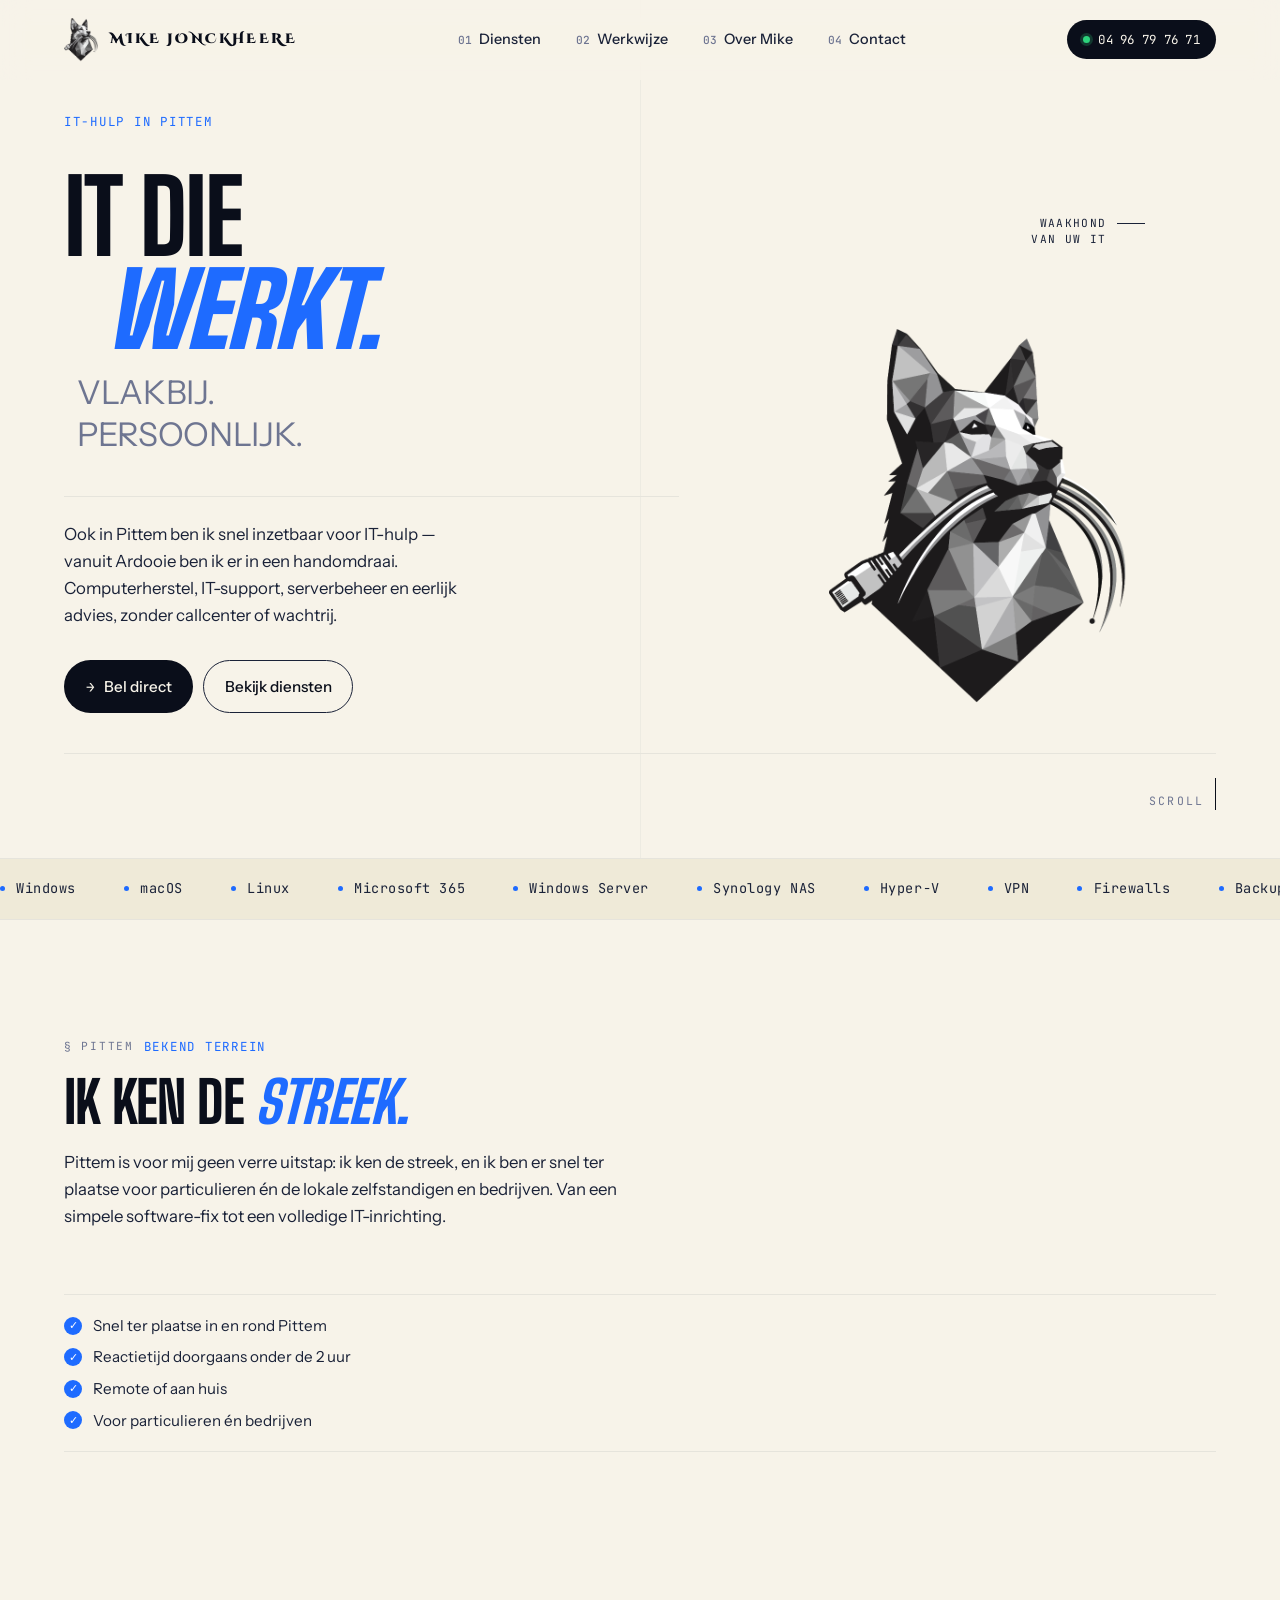
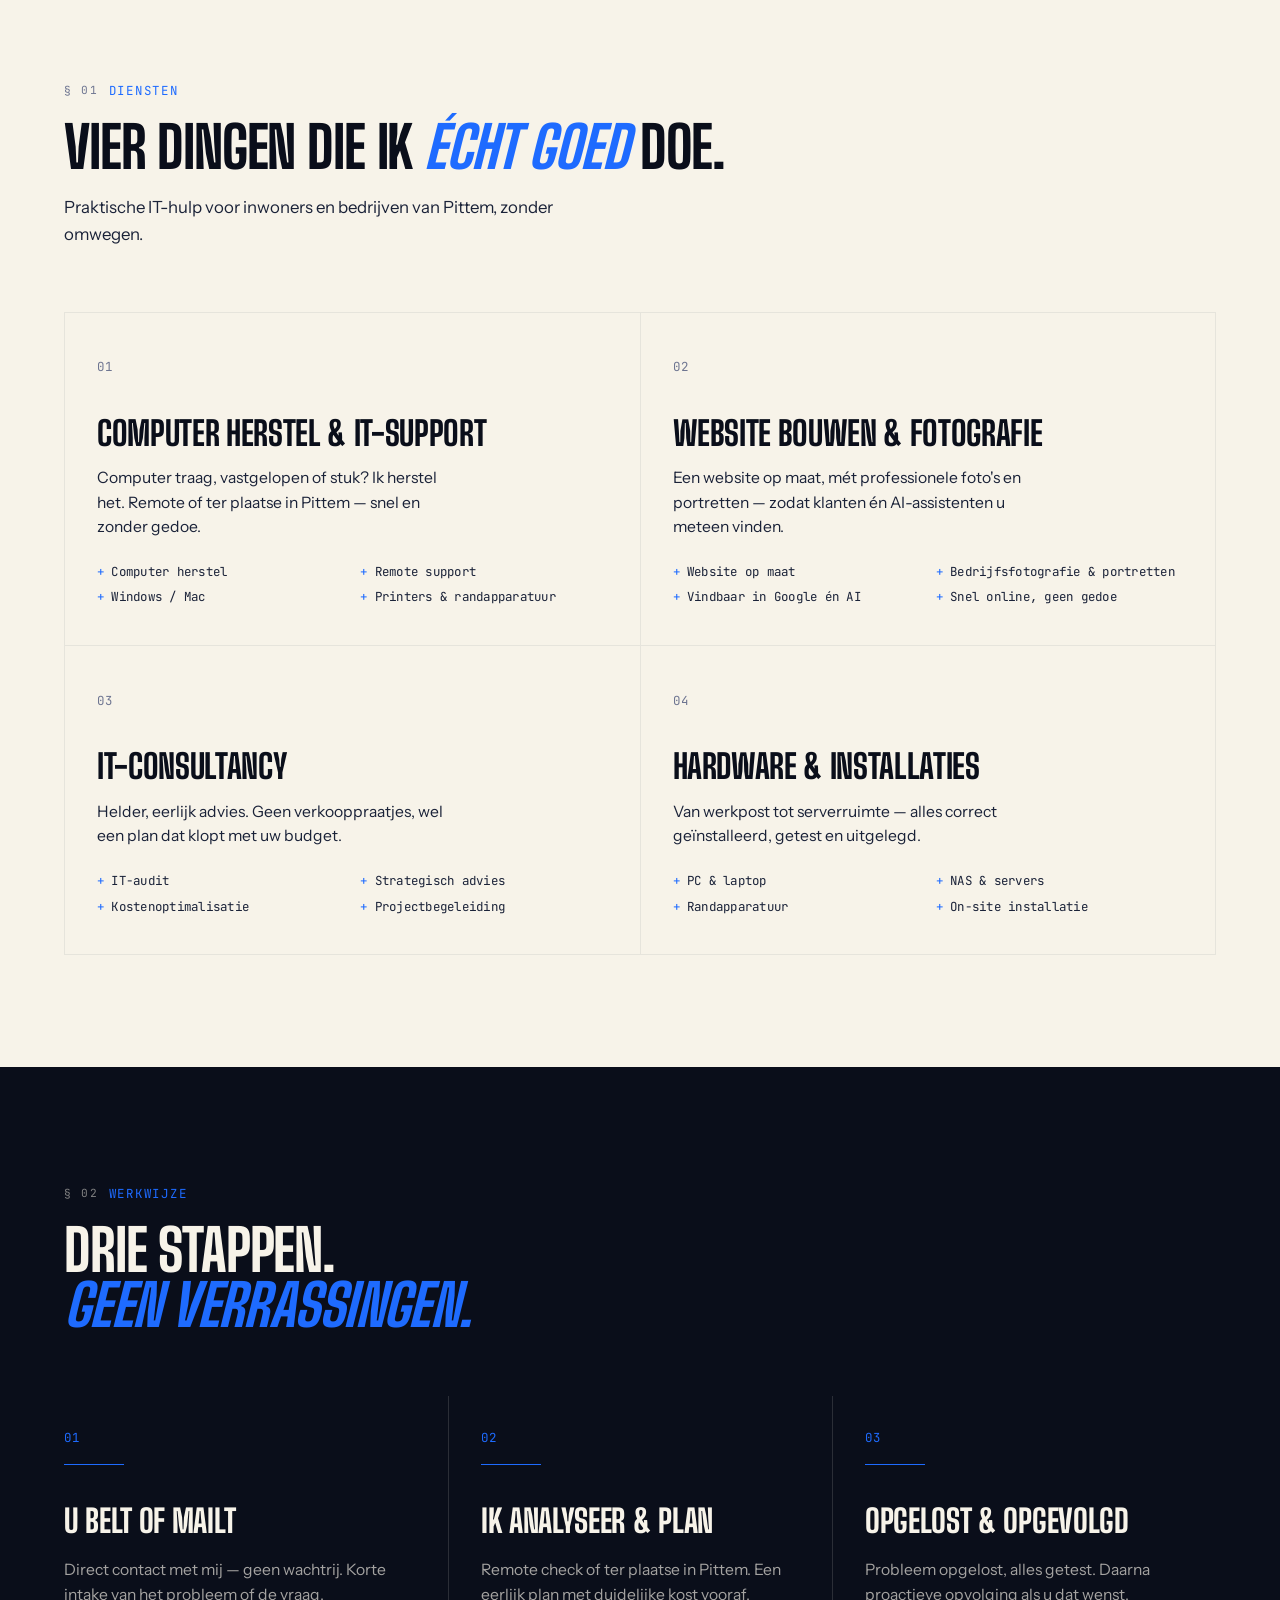
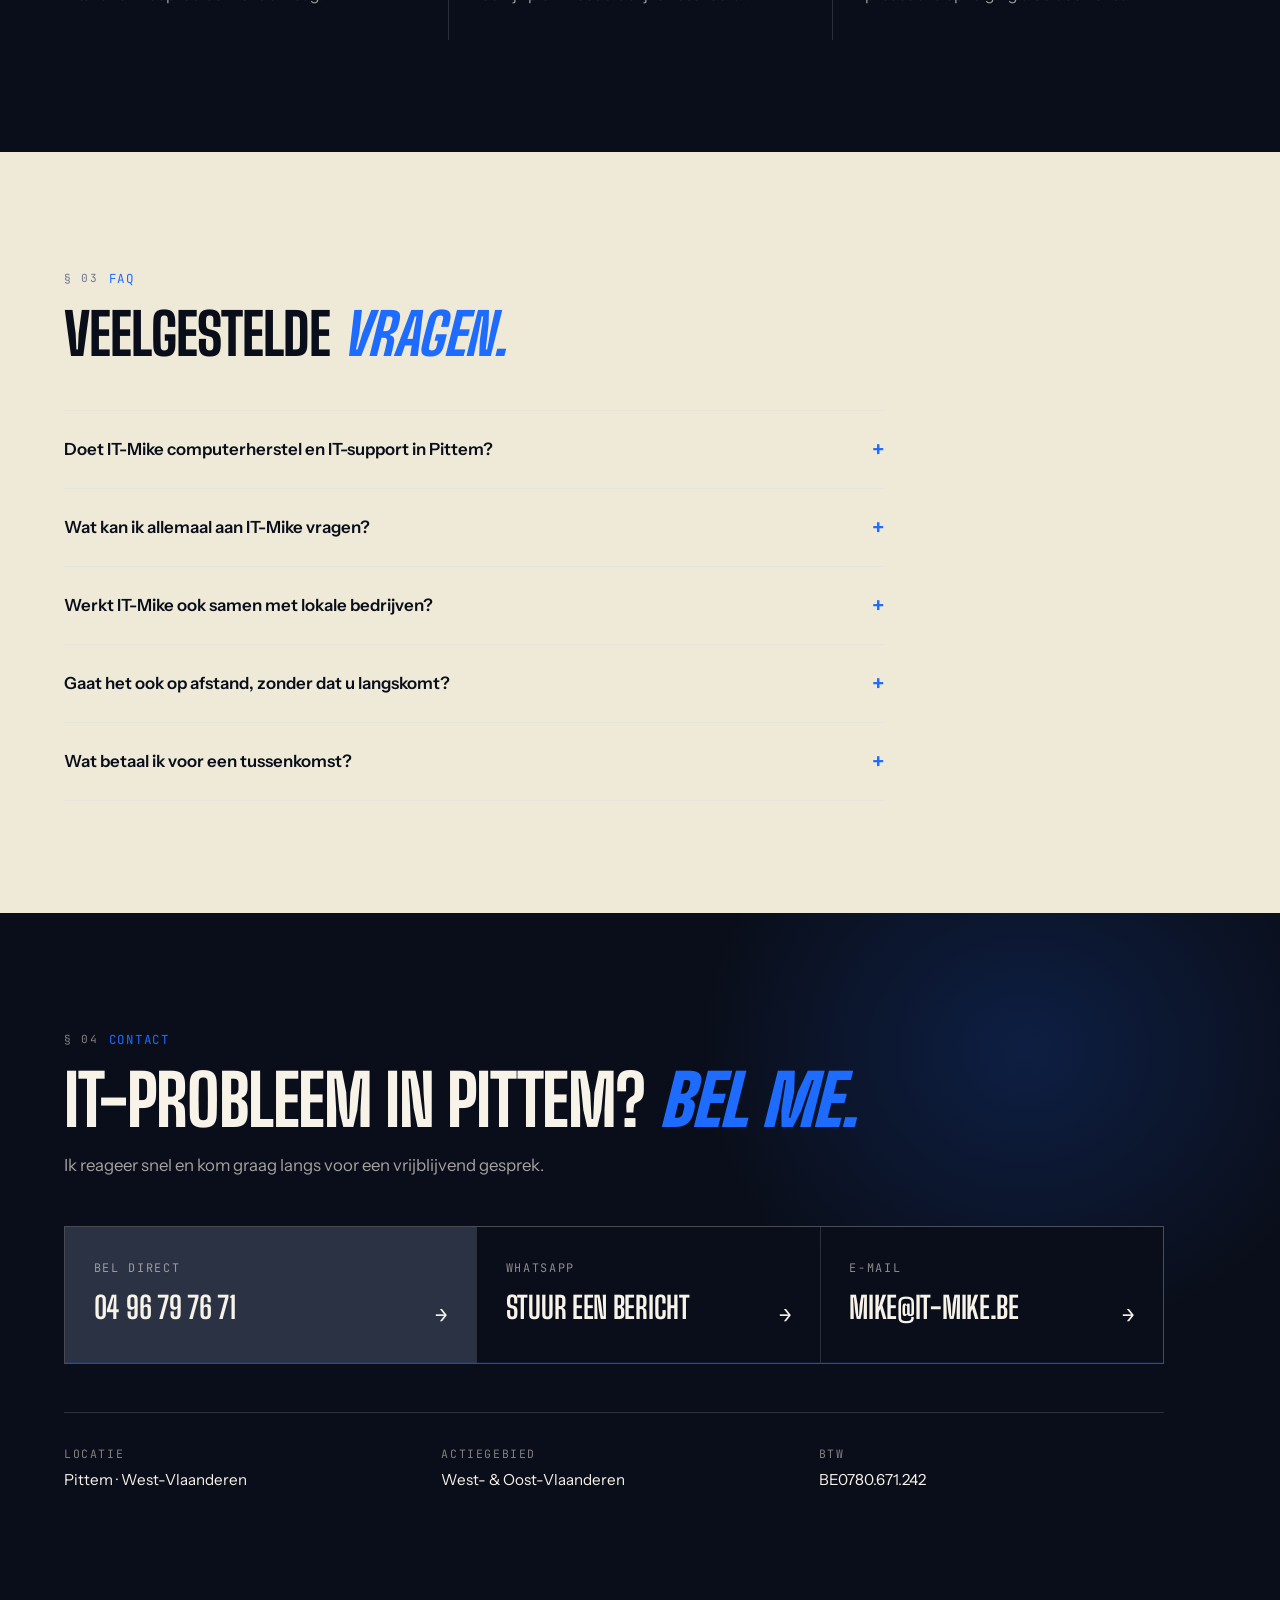
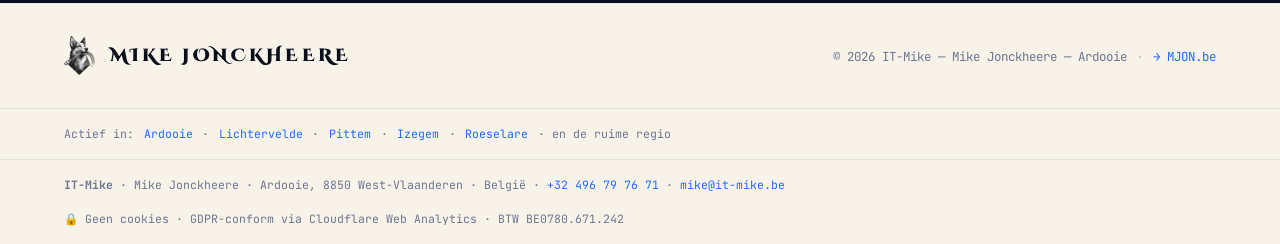
<file: pittem/index.html>
<!DOCTYPE html>
<html lang="nl">
<head>
<meta charset="UTF-8"/>
<meta name="viewport" content="width=device-width, initial-scale=1.0"/>
<title>Computer Herstel &amp; IT-Support Pittem | IT-Mike</title>
<meta name="description" content="IT-hulp in Pittem: computerherstel, IT-support en serverbeheer aan huis of remote. Vanuit Ardooie snel ter plaatse — reactietijd &lt; 2 uur, direct contact met Mike Jonckheere."/>
<meta name="keywords" content="computer herstel Pittem, IT support Pittem, pc herstelling Pittem, computerhulp Pittem, IT-Mike Pittem, serverbeheer Pittem, IT consultancy Pittem, laptop herstellen Pittem"/>
<meta name="author" content="Mike Jonckheere — IT-Mike"/>
<meta name="robots" content="index, follow"/>
<link rel="canonical" href="https://it-mike.be/pittem/"/>
<link rel="icon" type="image/png" href="/media/Favicon.png"/>
<link rel="apple-touch-icon" href="/media/Favicon.png"/>
<meta name="geo.region" content="BE-VWV"/>
<meta name="geo.placename" content="Pittem, West-Vlaanderen, België"/>
<meta name="geo.position" content="51.0039;3.2272"/>
<meta name="ICBM" content="51.0039, 3.2272"/>
<meta property="og:type" content="website"/>
<meta property="og:url" content="https://it-mike.be/pittem/"/>
<meta property="og:title" content="Computer Herstel &amp; IT-Support Pittem | IT-Mike"/>
<meta property="og:description" content="IT-hulp in Pittem: computerherstel, IT-support en serverbeheer. Vanuit Ardooie snel ter plaatse — direct contact, geen callcenter."/>
<meta property="og:locale" content="nl_BE"/>
<meta property="og:image" content="https://it-mike.be/media/Logo with slogan.png"/>
<script type="application/ld+json" id="ld-json">
{
  "@context": "https://schema.org",
  "@graph": [
    {
      "@type": "Service",
      "name": "Computer herstel & IT-support in Pittem",
      "provider": {"@type": "LocalBusiness", "@id": "https://it-mike.be/#business", "name": "IT-Mike", "url": "https://it-mike.be"},
      "areaServed": {"@type": "City", "name": "Pittem"},
      "description": "Computer herstel, IT-support, serverbeheer en hardware-installaties in Pittem. Vanuit mijn thuisbasis Ardooie ben ik snel ter plaatse — direct contact, geen callcenter, reactietijd onder de 2 uur."
    },
    {
      "@type": "FAQPage",
      "@id": "https://it-mike.be/pittem/#faq",
      "mainEntity": [
        {
          "@type": "Question",
          "name": "Doet IT-Mike computerherstel en IT-support in Pittem?",
          "acceptedAnswer": { "@type": "Answer", "text": "Ja — ik ken de streek rond Pittem goed en ben er snel ter plaatse vanuit mijn thuisbasis Ardooie. Computer herstel, IT-support, serverbeheer, IT-consultancy en hardware-installaties, remote of aan huis, voor particulieren en bedrijven. Reactietijd doorgaans onder de 2 uur." }
        },
        {
          "@type": "Question",
          "name": "Wat kan ik allemaal aan IT-Mike vragen?",
          "acceptedAnswer": { "@type": "Answer", "text": "Alles van een vastgelopen computer tot een volledige serverinrichting: computer herstel, IT-support, server- en cloudbeheer, consultancy en hardware-installaties. Rechtstreeks bij mij, geen tussenpersoon." }
        },
        {
          "@type": "Question",
          "name": "Werkt IT-Mike ook samen met lokale bedrijven?",
          "acceptedAnswer": { "@type": "Answer", "text": "Jazeker — van eenmanszaak tot KMO. Netwerkbeheer, serverbeheer, cloudmigratie of gewoon een aanspreekpunt voor IT-vragen, ter plaatse of op afstand." }
        },
        {
          "@type": "Question",
          "name": "Gaat het ook op afstand, zonder dat u langskomt?",
          "acceptedAnswer": { "@type": "Answer", "text": "In de meeste gevallen wel — via een veilige remote verbinding, vaak nog sneller dan een bezoek ter plaatse." }
        },
        {
          "@type": "Question",
          "name": "Wat betaal ik voor een tussenkomst?",
          "acceptedAnswer": { "@type": "Answer", "text": "Een diagnose-uur kost €62,50 excl. BTW. Is het probleem sneller opgelost, dan betaalt u ook minder. Nadien altijd een duidelijke prijsafspraak vooraf." }
        }
      ]
    }
  ]
}
</script>
<link rel="preconnect" href="https://fonts.googleapis.com"/>
<link rel="preconnect" href="https://fonts.gstatic.com" crossorigin/>
<link href="https://fonts.googleapis.com/css2?family=Big+Shoulders+Display:wght@500;700;800;900&family=Cinzel:wght@500;700;900&family=Instrument+Serif:ital@0;1&family=Instrument+Sans:wght@400;500;600&family=JetBrains+Mono:wght@400;500&display=swap" rel="stylesheet"/>
<link rel="stylesheet" href="/styles.css"/>
</head>
<body>

<!-- Mobile menu -->
<div class="mobile-menu" id="mobileMenu">
  <button class="mobile-close" id="mobileClose" aria-label="Sluit menu">×</button>
  <a href="/#diensten" class="mobile-link"><span>01</span>Diensten</a>
  <a href="/#werkwijze" class="mobile-link"><span>02</span>Werkwijze</a>
  <a href="/#over" class="mobile-link"><span>03</span>Over Mike</a>
  <a href="#contact" class="mobile-link"><span>04</span>Contact</a>
  <a href="tel:+32496797671" class="mobile-call">04 96 79 76 71</a>
</div>

<!-- Nav -->
<nav id="navbar" class="nav">
  <a href="/" class="nav-brand" aria-label="IT-Mike home">
    <img src="/media/Dog mark.png" alt="" class="nav-dog"/>
    <span class="nav-name">MIKE JONCKHEERE</span>
  </a>
  <ul class="nav-links">
    <li><a href="/#diensten"><span class="nav-num">01</span>Diensten</a></li>
    <li><a href="/#werkwijze"><span class="nav-num">02</span>Werkwijze</a></li>
    <li><a href="/#over"><span class="nav-num">03</span>Over Mike</a></li>
    <li><a href="#contact"><span class="nav-num">04</span>Contact</a></li>
  </ul>
  <a href="tel:+32496797671" class="nav-cta">
    <span class="nav-cta-dot"></span>
    04 96 79 76 71
  </a>
  <button class="nav-burger" id="navBurger" aria-label="Open menu">
    <span></span><span></span><span></span>
  </button>
</nav>

<main>

<!-- Hero -->
<section id="top" class="hero hero-editorial">
  <div class="hero-grid">
    <div class="hero-kicker">IT-hulp in Pittem</div>
    <h1 class="hero-headline">
      <span class="line">IT die</span>
      <span class="line line-italic rotating" id="rotatingWord" aria-live="polite">
        <span class="rw-word on">werkt.</span>
        <span class="rw-word">luistert.</span>
        <span class="rw-word">uitlegt.</span>
        <span class="rw-word">klopt.</span>
      </span>
      <span class="line line-faded">Vlakbij.</span>
      <span class="line line-faded">Persoonlijk.</span>
    </h1>

    <div class="hero-mascot" aria-hidden="true">
      <img src="/media/Dog mark.png" alt=""/>
      <div class="hero-mascot-tag">
        <span class="hmt-line"></span>
        <span class="hmt-text">Waakhond<br/>van uw IT</span>
      </div>
    </div>

    <div class="hero-side">
      <p class="hero-lede" id="cms-hero-lede">
        Ook in Pittem ben ik snel inzetbaar voor IT-hulp — vanuit Ardooie ben ik er in een
        handomdraai. Computerherstel, IT-support, serverbeheer en eerlijk advies, zonder
        callcenter of wachtrij.
      </p>
      <div class="hero-actions">
        <a href="tel:+32496797671" class="btn btn-primary">
          <span class="btn-arrow">→</span>
          Bel direct
        </a>
        <a href="#diensten" class="btn btn-ghost">Bekijk diensten</a>
      </div>
    </div>

    <div class="hero-foot">
      <div class="hf-item hf-scroll">
        <span>Scroll</span>
        <div class="hf-scroll-line"></div>
      </div>
    </div>
  </div>
</section>

<!-- Marquee strip -->
<section class="marquee" aria-hidden="true">
  <div class="marquee-track">
    <span class="marquee-item"><span class="marquee-dot"></span>Windows</span>
    <span class="marquee-item"><span class="marquee-dot"></span>macOS</span>
    <span class="marquee-item"><span class="marquee-dot"></span>Linux</span>
    <span class="marquee-item"><span class="marquee-dot"></span>Microsoft 365</span>
    <span class="marquee-item"><span class="marquee-dot"></span>Windows Server</span>
    <span class="marquee-item"><span class="marquee-dot"></span>Synology NAS</span>
    <span class="marquee-item"><span class="marquee-dot"></span>Hyper-V</span>
    <span class="marquee-item"><span class="marquee-dot"></span>VPN</span>
    <span class="marquee-item"><span class="marquee-dot"></span>Firewalls</span>
    <span class="marquee-item"><span class="marquee-dot"></span>Backup &amp; recovery</span>
    <span class="marquee-item"><span class="marquee-dot"></span>Office 365</span>
    <span class="marquee-item"><span class="marquee-dot"></span>Active Directory</span>
    <span class="marquee-item"><span class="marquee-dot"></span>Cloud migratie</span>
    <span class="marquee-item"><span class="marquee-dot"></span>Hardware</span>
    <span class="marquee-item"><span class="marquee-dot"></span>Windows</span>
    <span class="marquee-item"><span class="marquee-dot"></span>macOS</span>
    <span class="marquee-item"><span class="marquee-dot"></span>Linux</span>
    <span class="marquee-item"><span class="marquee-dot"></span>Microsoft 365</span>
    <span class="marquee-item"><span class="marquee-dot"></span>Windows Server</span>
    <span class="marquee-item"><span class="marquee-dot"></span>Synology NAS</span>
    <span class="marquee-item"><span class="marquee-dot"></span>Hyper-V</span>
    <span class="marquee-item"><span class="marquee-dot"></span>VPN</span>
    <span class="marquee-item"><span class="marquee-dot"></span>Firewalls</span>
    <span class="marquee-item"><span class="marquee-dot"></span>Backup &amp; recovery</span>
    <span class="marquee-item"><span class="marquee-dot"></span>Office 365</span>
    <span class="marquee-item"><span class="marquee-dot"></span>Active Directory</span>
    <span class="marquee-item"><span class="marquee-dot"></span>Cloud migratie</span>
    <span class="marquee-item"><span class="marquee-dot"></span>Hardware</span>
  </div>
</section>

<!-- Waarom Pittem -->
<section class="section pittem-intro reveal" id="pittem">
  <div class="section-head">
    <div class="section-tag"><span class="tag-num">§ PITTEM</span>Bekend terrein</div>
    <h2 class="section-title">Ik ken de <em>streek.</em></h2>
    <p class="section-sub" id="cms-intro-sub">Pittem is voor mij geen verre uitstap: ik ken de streek, en ik ben er snel ter plaatse
      voor particulieren én de lokale zelfstandigen en bedrijven. Van een simpele
      software-fix tot een volledige IT-inrichting.</p>
  </div>
  <div class="over-checks" id="cms-checks">
    <div class="over-check"><span class="ock">✓</span>Snel ter plaatse in en rond Pittem</div>
    <div class="over-check"><span class="ock">✓</span>Reactietijd doorgaans onder de 2 uur</div>
    <div class="over-check"><span class="ock">✓</span>Remote of aan huis</div>
    <div class="over-check"><span class="ock">✓</span>Voor particulieren én bedrijven</div>
  </div>
</section>

<!-- Diensten -->
<section id="diensten" class="section diensten reveal">
  <div class="section-head">
    <div class="section-tag"><span class="tag-num">§ 01</span>Diensten</div>
    <h2 class="section-title">Vier dingen die ik <em>écht goed</em> doe.</h2>
    <p class="section-sub">Praktische IT-hulp voor inwoners en bedrijven van Pittem, zonder omwegen.</p>
  </div>
  <div class="diensten-grid">
    <article class="dienst">
      <div class="dienst-head"><span class="dienst-num">01</span></div>
      <h3 class="dienst-title">Computer Herstel &amp; IT-Support</h3>
      <p class="dienst-desc">Computer traag, vastgelopen of stuk? Ik herstel het. Remote of ter plaatse in Pittem — snel en zonder gedoe.</p>
      <ul class="dienst-points">
        <li><span class="dienst-bullet">+</span>Computer herstel</li>
        <li><span class="dienst-bullet">+</span>Remote support</li>
        <li><span class="dienst-bullet">+</span>Windows / Mac</li>
        <li><span class="dienst-bullet">+</span>Printers &amp; randapparatuur</li>
      </ul>
    </article>
    <article class="dienst">
      <div class="dienst-head"><span class="dienst-num">02</span></div>
      <h3 class="dienst-title">Website bouwen &amp; fotografie</h3>
      <p class="dienst-desc">Een website op maat, mét professionele foto's en portretten — zodat klanten én AI-assistenten u meteen vinden.</p>
      <ul class="dienst-points">
        <li><span class="dienst-bullet">+</span>Website op maat</li>
        <li><span class="dienst-bullet">+</span>Bedrijfsfotografie &amp; portretten</li>
        <li><span class="dienst-bullet">+</span>Vindbaar in Google én AI</li>
        <li><span class="dienst-bullet">+</span>Snel online, geen gedoe</li>
      </ul>
    </article>
    <article class="dienst">
      <div class="dienst-head"><span class="dienst-num">03</span></div>
      <h3 class="dienst-title">IT-Consultancy</h3>
      <p class="dienst-desc">Helder, eerlijk advies. Geen verkooppraatjes, wel een plan dat klopt met uw budget.</p>
      <ul class="dienst-points">
        <li><span class="dienst-bullet">+</span>IT-audit</li>
        <li><span class="dienst-bullet">+</span>Strategisch advies</li>
        <li><span class="dienst-bullet">+</span>Kostenoptimalisatie</li>
        <li><span class="dienst-bullet">+</span>Projectbegeleiding</li>
      </ul>
    </article>
    <article class="dienst">
      <div class="dienst-head"><span class="dienst-num">04</span></div>
      <h3 class="dienst-title">Hardware &amp; installaties</h3>
      <p class="dienst-desc">Van werkpost tot serverruimte — alles correct geïnstalleerd, getest en uitgelegd.</p>
      <ul class="dienst-points">
        <li><span class="dienst-bullet">+</span>PC &amp; laptop</li>
        <li><span class="dienst-bullet">+</span>NAS &amp; servers</li>
        <li><span class="dienst-bullet">+</span>Randapparatuur</li>
        <li><span class="dienst-bullet">+</span>On-site installatie</li>
      </ul>
    </article>
  </div>
</section>

<!-- Werkwijze -->
<section id="werkwijze" class="section werkwijze reveal">
  <div class="section-head section-head-light">
    <div class="section-tag"><span class="tag-num">§ 02</span>Werkwijze</div>
    <h2 class="section-title">Drie stappen.<br/><em>Geen verrassingen.</em></h2>
  </div>
  <div class="stappen">
    <div class="stap">
      <div class="stap-num">01</div>
      <div class="stap-line"></div>
      <h3 class="stap-title">U belt of mailt</h3>
      <p class="stap-desc">Direct contact met mij — geen wachtrij. Korte intake van het probleem of de vraag.</p>
    </div>
    <div class="stap">
      <div class="stap-num">02</div>
      <div class="stap-line"></div>
      <h3 class="stap-title">Ik analyseer &amp; plan</h3>
      <p class="stap-desc">Remote check of ter plaatse in Pittem. Een eerlijk plan met duidelijke kost vooraf.</p>
    </div>
    <div class="stap">
      <div class="stap-num">03</div>
      <div class="stap-line"></div>
      <h3 class="stap-title">Opgelost &amp; opgevolgd</h3>
      <p class="stap-desc">Probleem opgelost, alles getest. Daarna proactieve opvolging als u dat wenst.</p>
    </div>
  </div>
</section>

<!-- FAQ -->
<section class="section faq reveal" id="faq" aria-label="Veelgestelde vragen">
  <div class="faq-inner">
    <div class="section-tag"><span class="tag-num">§ 03</span>FAQ</div>
    <h2 class="section-title">Veelgestelde <em>vragen.</em></h2>
    <div class="faq-list" id="cms-faq-list">
      <details class="faq-item">
        <summary class="faq-q">Doet IT-Mike computerherstel en IT-support in Pittem?</summary>
        <p class="faq-a">Ja — ik ken de streek rond Pittem goed en ben er snel ter plaatse vanuit mijn thuisbasis Ardooie. Computer herstel, IT-support, serverbeheer, IT-consultancy en hardware-installaties, remote of aan huis, voor particulieren en bedrijven. Reactietijd doorgaans onder de 2 uur.</p>
      </details>
      <details class="faq-item">
        <summary class="faq-q">Wat kan ik allemaal aan IT-Mike vragen?</summary>
        <p class="faq-a">Alles van een vastgelopen computer tot een volledige serverinrichting: computer herstel, IT-support, server- en cloudbeheer, consultancy en hardware-installaties. Rechtstreeks bij mij, geen tussenpersoon.</p>
      </details>
      <details class="faq-item">
        <summary class="faq-q">Werkt IT-Mike ook samen met lokale bedrijven?</summary>
        <p class="faq-a">Jazeker — van eenmanszaak tot KMO. Netwerkbeheer, serverbeheer, cloudmigratie of gewoon een aanspreekpunt voor IT-vragen, ter plaatse of op afstand.</p>
      </details>
      <details class="faq-item">
        <summary class="faq-q">Gaat het ook op afstand, zonder dat u langskomt?</summary>
        <p class="faq-a">In de meeste gevallen wel — via een veilige remote verbinding, vaak nog sneller dan een bezoek ter plaatse.</p>
      </details>
      <details class="faq-item">
        <summary class="faq-q">Wat betaal ik voor een tussenkomst?</summary>
        <p class="faq-a">Een diagnose-uur kost €62,50 excl. BTW. Is het probleem sneller opgelost, dan betaalt u ook minder. Nadien altijd een duidelijke prijsafspraak vooraf.</p>
      </details>
    </div>
  </div>
</section>

<!-- Contact -->
<section id="contact" class="section contact reveal">
  <div class="contact-inner">
    <div class="contact-tag"><span class="tag-num">§ 04</span>Contact</div>
    <h2 class="contact-title">IT-probleem in Pittem? <em>Bel me.</em></h2>
    <p class="contact-sub">Ik reageer snel en kom graag langs voor een vrijblijvend gesprek.</p>
    <div class="contact-channels">
      <a href="tel:+32496797671" class="ch ch-primary">
        <div class="ch-label">Bel direct</div>
        <div class="ch-value">04 96 79 76 71</div>
        <div class="ch-arrow">→</div>
      </a>
      <a href="https://wa.me/+32496797671" target="_blank" rel="noopener" class="ch">
        <div class="ch-label">WhatsApp</div>
        <div class="ch-value">Stuur een bericht</div>
        <div class="ch-arrow">→</div>
      </a>
      <a href="mailto:mike@it-mike.be?subject=Vraag%20via%20it-mike.be%2Fpittem&body=Goeiedag%20Mike%2C%0A%0AIk%20neem%20contact%20op%20via%20de%20Pittem-pagina%20van%20it-mike.be.%0A%0AMijn%20vraag%20%2F%20probleem%3A%0A%0A%0AMijn%20naam%3A%20%0AMijn%20telefoonnummer%3A%20" class="ch">
        <div class="ch-label">E-mail</div>
        <div class="ch-value">mike@it-mike.be</div>
        <div class="ch-arrow">→</div>
      </a>
    </div>
    <div class="contact-coords">
      <div><span>Locatie</span>Pittem · West-Vlaanderen</div>
      <div><span>Actiegebied</span>West- &amp; Oost-Vlaanderen</div>
      <div><span>BTW</span>BE0780.671.242</div>
    </div>
  </div>
</section>

</main>

<!-- Footer -->
<footer class="footer">
  <div class="footer-row">
    <div class="footer-brand">
      <img src="/media/Dog mark.png" alt="IT-Mike" class="footer-dog"/>
      <span class="footer-name">MIKE JONCKHEERE</span>
    </div>
    <div class="footer-meta">
      <span>© 2026 IT-Mike — Mike Jonckheere — Ardooie</span>
      <span class="footer-sep">·</span>
      <a href="https://mjon.be">→ MJON.be</a>
    </div>
  </div>
  <div class="footer-areas">
    <span>Actief in:</span>
    <a href="/ardooie/">Ardooie</a> ·
    <a href="/lichtervelde/">Lichtervelde</a> ·
    <a href="/pittem/">Pittem</a> ·
    <a href="/izegem/">Izegem</a> ·
    <a href="/roeselare/">Roeselare</a>
    <span>· en de ruime regio</span>
  </div>
  <div class="footer-bar">
    <address class="footer-address">
      <strong>IT-Mike</strong> · Mike Jonckheere · Ardooie, 8850 West-Vlaanderen · België ·
      <a href="tel:+32496797671">+32 496 79 76 71</a> ·
      <a href="mailto:mike@it-mike.be">mike@it-mike.be</a>
    </address>
    <span>🔒 Geen cookies · GDPR-conform via Cloudflare Web Analytics · BTW BE0780.671.242</span>
  </div>
</footer>

<script>
// Nav scroll
var navbar = document.getElementById('navbar');
window.addEventListener('scroll', function() {
  navbar.classList.toggle('scrolled', window.scrollY > 24);
});

// Rotating word
(function() {
  var words = document.querySelectorAll('#rotatingWord .rw-word');
  var i = 0;
  setInterval(function() {
    words[i].classList.remove('on');
    i = (i + 1) % words.length;
    words[i].classList.add('on');
  }, 2400);
})();

// Mobile menu
var mobileMenu = document.getElementById('mobileMenu');
document.getElementById('navBurger').addEventListener('click', function() {
  mobileMenu.classList.add('open');
});
document.getElementById('mobileClose').addEventListener('click', function() {
  mobileMenu.classList.remove('open');
});
document.querySelectorAll('.mobile-link').forEach(function(link) {
  link.addEventListener('click', function() { mobileMenu.classList.remove('open'); });
});

// Reveal on scroll
var revealObs = new IntersectionObserver(function(entries) {
  entries.forEach(function(e) {
    if (e.isIntersecting) {
      e.target.classList.add('visible');
      revealObs.unobserve(e.target);
    }
  });
}, { threshold: 0.12, rootMargin: '0px 0px -40px 0px' });
document.querySelectorAll('.reveal').forEach(function(el) { revealObs.observe(el); });

// CMS-inhoud laden (valt terug op de vaste tekst hierboven als er niets ingevuld is)
fetch('/content/pittem.json').then(function(r) { return r.json(); }).then(function(d) {
  function esc(s) {
    return String(s).replace(/&/g,'&amp;').replace(/</g,'&lt;').replace(/>/g,'&gt;').replace(/"/g,'&quot;');
  }
  function set(id, val) {
    var el = document.getElementById(id);
    if (el && val) el.textContent = val;
  }

  set('cms-hero-lede', d.hero_lede);
  set('cms-intro-sub', d.intro_sub);

  if (Array.isArray(d.checks) && d.checks.length) {
    var checksEl = document.getElementById('cms-checks');
    if (checksEl) checksEl.innerHTML = d.checks.map(function(c) {
      return '<div class="over-check"><span class="ock">✓</span>' + esc(c) + '</div>';
    }).join('');
  }

  if (Array.isArray(d.faq) && d.faq.length) {
    var faqList = document.getElementById('cms-faq-list');
    if (faqList) faqList.innerHTML = d.faq.map(function(item) {
      return '<details class="faq-item"><summary class="faq-q">' + esc(item.question) + '</summary><p class="faq-a">' + esc(item.answer) + '</p></details>';
    }).join('');

    var ldScript = document.getElementById('ld-json');
    if (ldScript) {
      try {
        var ld = JSON.parse(ldScript.textContent);
        var faqNode = (ld['@graph'] || []).find(function(n) { return n['@type'] === 'FAQPage'; });
        if (faqNode) {
          faqNode.mainEntity = d.faq.map(function(item) {
            return {
              '@type': 'Question',
              'name': item.question,
              'acceptedAnswer': { '@type': 'Answer', 'text': item.answer }
            };
          });
          ldScript.textContent = JSON.stringify(ld);
        }
      } catch (e) {}
    }
  }
}).catch(function() {});
</script>
</body>
</html>
</file>
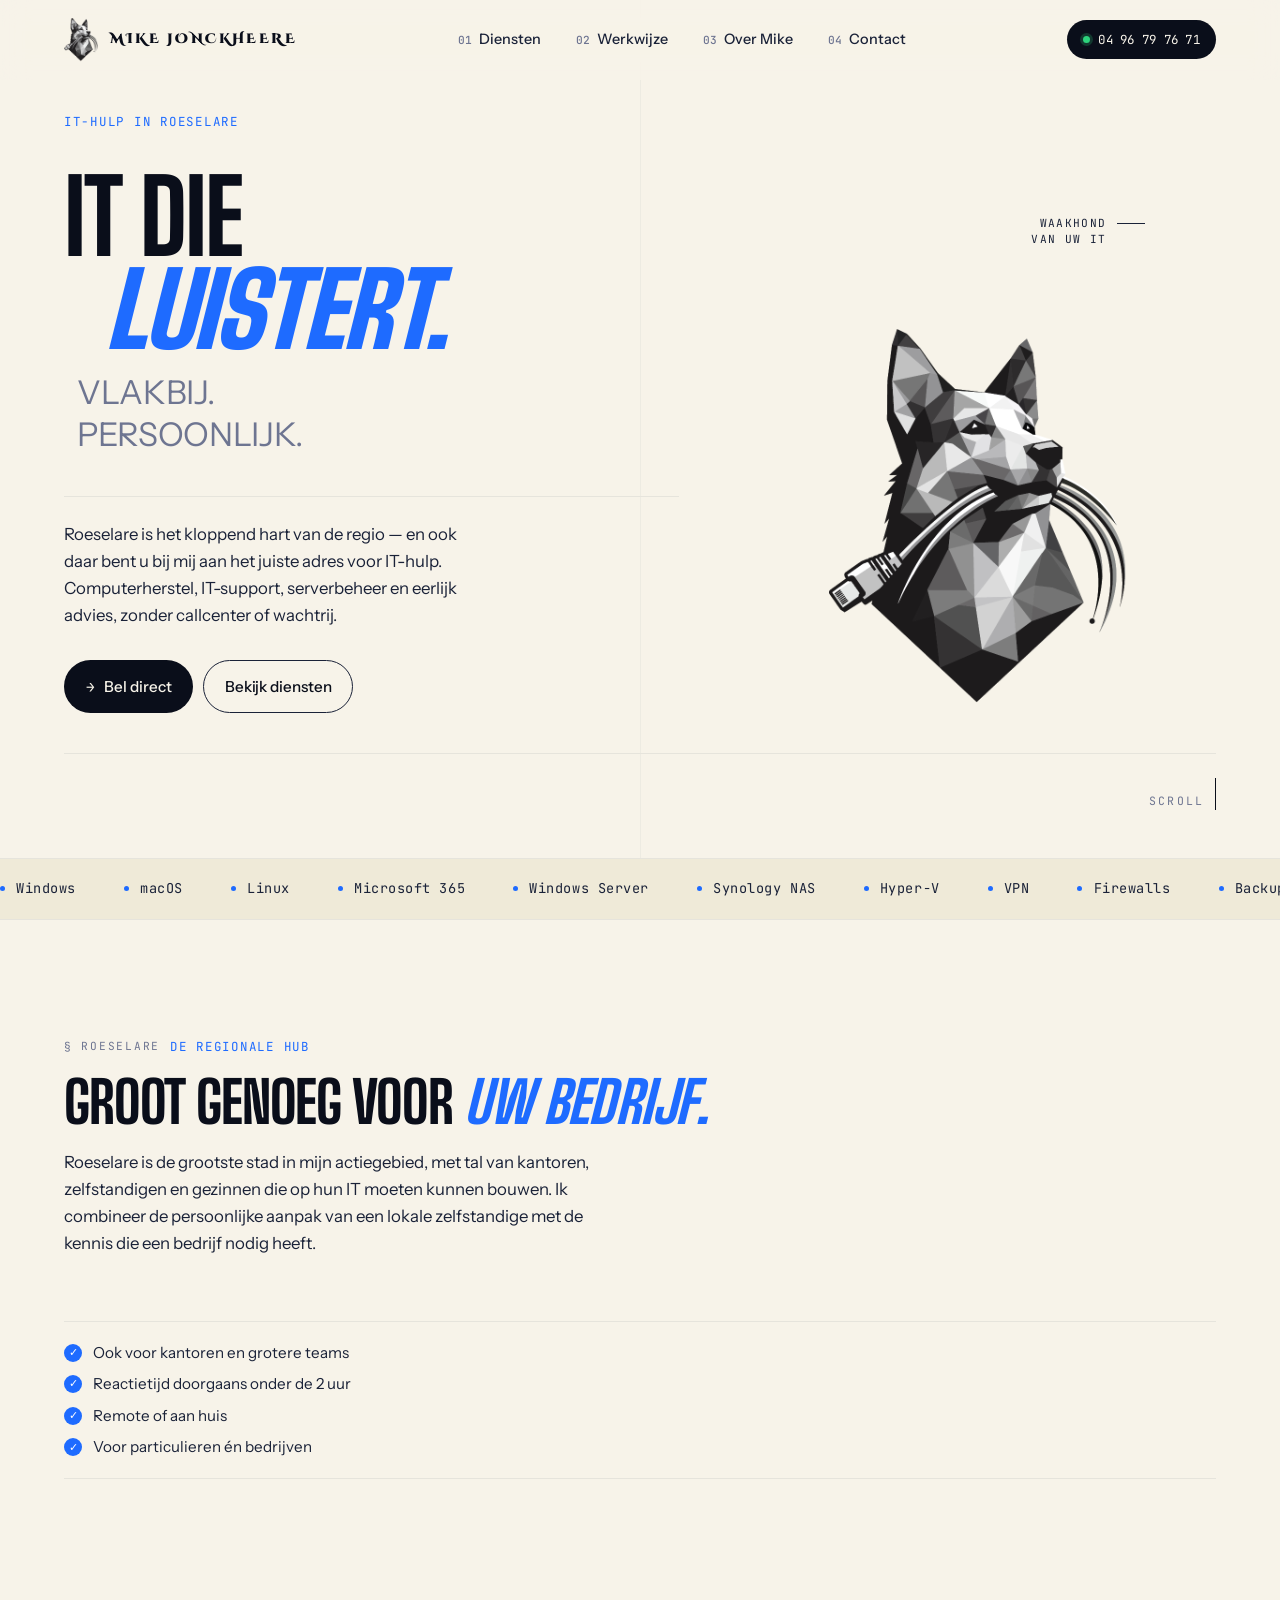
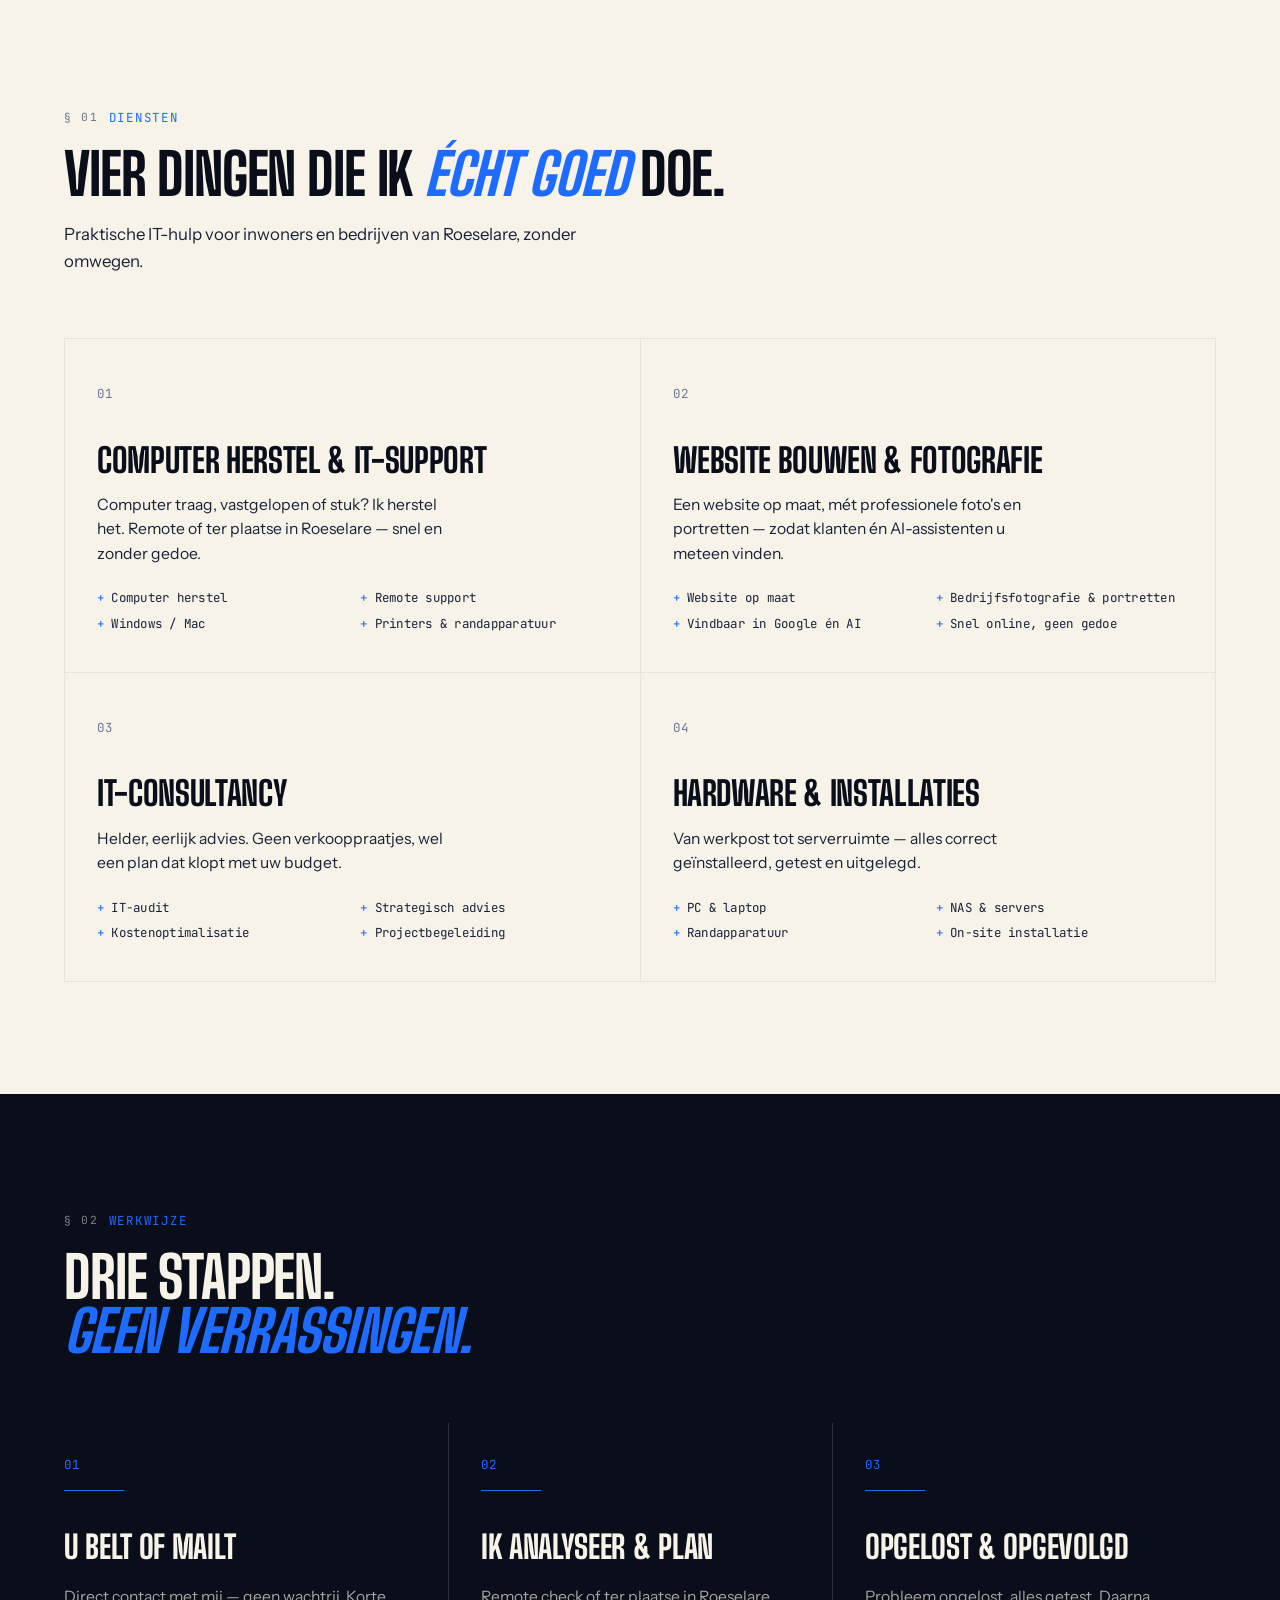
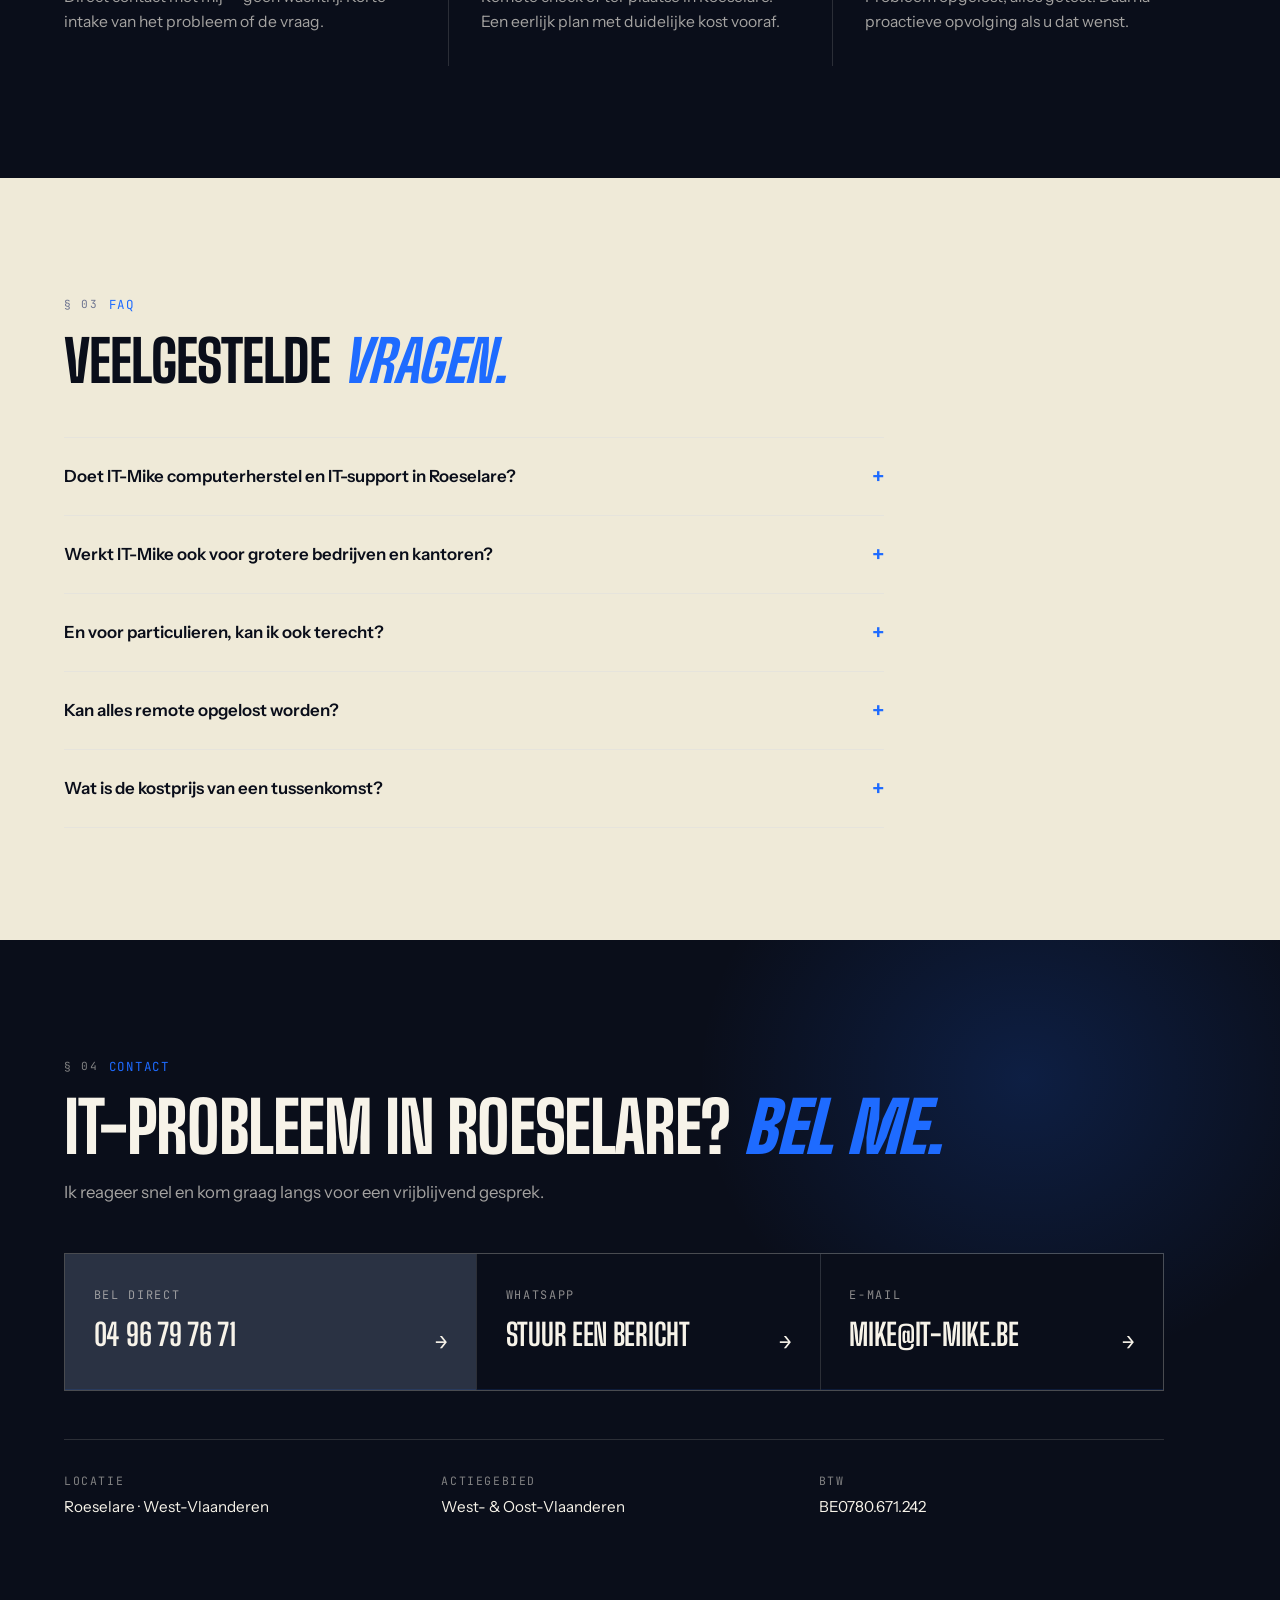
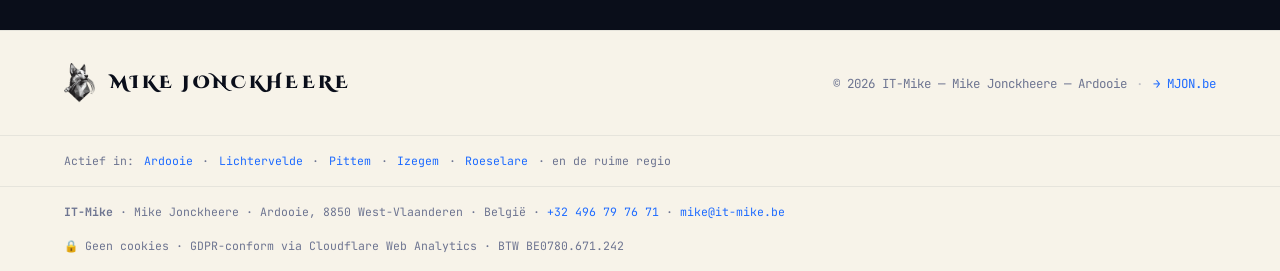
<file: roeselare/index.html>
<!DOCTYPE html>
<html lang="nl">
<head>
<meta charset="UTF-8"/>
<meta name="viewport" content="width=device-width, initial-scale=1.0"/>
<title>Computer Herstel &amp; IT-Support Roeselare | IT-Mike</title>
<meta name="description" content="IT-hulp in Roeselare: computerherstel, IT-support en serverbeheer aan huis of remote, voor particulieren, kantoren en bedrijven. Reactietijd &lt; 2 uur, direct contact met Mike Jonckheere."/>
<meta name="keywords" content="computer herstel Roeselare, IT support Roeselare, pc herstelling Roeselare, computerhulp Roeselare, IT-Mike Roeselare, serverbeheer Roeselare, IT consultancy Roeselare, laptop herstellen Roeselare"/>
<meta name="author" content="Mike Jonckheere — IT-Mike"/>
<meta name="robots" content="index, follow"/>
<link rel="canonical" href="https://it-mike.be/roeselare/"/>
<link rel="icon" type="image/png" href="/media/Favicon.png"/>
<link rel="apple-touch-icon" href="/media/Favicon.png"/>
<meta name="geo.region" content="BE-VWV"/>
<meta name="geo.placename" content="Roeselare, West-Vlaanderen, België"/>
<meta name="geo.position" content="50.9483;3.1222"/>
<meta name="ICBM" content="50.9483, 3.1222"/>
<meta property="og:type" content="website"/>
<meta property="og:url" content="https://it-mike.be/roeselare/"/>
<meta property="og:title" content="Computer Herstel &amp; IT-Support Roeselare | IT-Mike"/>
<meta property="og:description" content="IT-hulp in Roeselare: computerherstel, IT-support en serverbeheer, voor particulieren en bedrijven. Direct contact, geen callcenter."/>
<meta property="og:locale" content="nl_BE"/>
<meta property="og:image" content="https://it-mike.be/media/Logo with slogan.png"/>
<script type="application/ld+json" id="ld-json">
{
  "@context": "https://schema.org",
  "@graph": [
    {
      "@type": "Service",
      "name": "Computer herstel & IT-support in Roeselare",
      "provider": {"@type": "LocalBusiness", "@id": "https://it-mike.be/#business", "name": "IT-Mike", "url": "https://it-mike.be"},
      "areaServed": {"@type": "City", "name": "Roeselare"},
      "description": "Computer herstel, IT-support, serverbeheer en hardware-installaties in Roeselare, voor particulieren, kantoren en bedrijven. Direct contact, geen callcenter, reactietijd onder de 2 uur."
    },
    {
      "@type": "FAQPage",
      "@id": "https://it-mike.be/roeselare/#faq",
      "mainEntity": [
        {
          "@type": "Question",
          "name": "Doet IT-Mike computerherstel en IT-support in Roeselare?",
          "acceptedAnswer": { "@type": "Answer", "text": "Ja — Roeselare is een van de gemeenten waar ik het vaakst over de vloer kom, voor particulieren én bedrijven. Computer herstel, IT-support, serverbeheer, IT-consultancy en hardware-installaties, remote of aan huis. Reactietijd doorgaans onder de 2 uur." }
        },
        {
          "@type": "Question",
          "name": "Werkt IT-Mike ook voor grotere bedrijven en kantoren?",
          "acceptedAnswer": { "@type": "Answer", "text": "Ja — van een klein kantoor tot een team van tientallen medewerkers. Serverbeheer, netwerkbeheer, back-up en Microsoft 365, allemaal met dezelfde persoonlijke opvolging." }
        },
        {
          "@type": "Question",
          "name": "En voor particulieren, kan ik ook terecht?",
          "acceptedAnswer": { "@type": "Answer", "text": "Natuurlijk. Van een trage pc tot hulp bij het instellen van nieuwe toestellen — iedereen is welkom, groot of klein probleem." }
        },
        {
          "@type": "Question",
          "name": "Kan alles remote opgelost worden?",
          "acceptedAnswer": { "@type": "Answer", "text": "Veel wel, via een beveiligde verbinding. Is een bezoek ter plaatse nodig, dan plan ik dat zo snel mogelijk in." }
        },
        {
          "@type": "Question",
          "name": "Wat is de kostprijs van een tussenkomst?",
          "acceptedAnswer": { "@type": "Answer", "text": "Ik reken een diagnose-uur van €62,50 excl. BTW aan, tenzij het probleem sneller is opgelost. Daarna spreken we altijd eerst een duidelijke prijs af." }
        }
      ]
    }
  ]
}
</script>
<link rel="preconnect" href="https://fonts.googleapis.com"/>
<link rel="preconnect" href="https://fonts.gstatic.com" crossorigin/>
<link href="https://fonts.googleapis.com/css2?family=Big+Shoulders+Display:wght@500;700;800;900&family=Cinzel:wght@500;700;900&family=Instrument+Serif:ital@0;1&family=Instrument+Sans:wght@400;500;600&family=JetBrains+Mono:wght@400;500&display=swap" rel="stylesheet"/>
<link rel="stylesheet" href="/styles.css"/>
</head>
<body>

<!-- Mobile menu -->
<div class="mobile-menu" id="mobileMenu">
  <button class="mobile-close" id="mobileClose" aria-label="Sluit menu">×</button>
  <a href="/#diensten" class="mobile-link"><span>01</span>Diensten</a>
  <a href="/#werkwijze" class="mobile-link"><span>02</span>Werkwijze</a>
  <a href="/#over" class="mobile-link"><span>03</span>Over Mike</a>
  <a href="#contact" class="mobile-link"><span>04</span>Contact</a>
  <a href="tel:+32496797671" class="mobile-call">04 96 79 76 71</a>
</div>

<!-- Nav -->
<nav id="navbar" class="nav">
  <a href="/" class="nav-brand" aria-label="IT-Mike home">
    <img src="/media/Dog mark.png" alt="" class="nav-dog"/>
    <span class="nav-name">MIKE JONCKHEERE</span>
  </a>
  <ul class="nav-links">
    <li><a href="/#diensten"><span class="nav-num">01</span>Diensten</a></li>
    <li><a href="/#werkwijze"><span class="nav-num">02</span>Werkwijze</a></li>
    <li><a href="/#over"><span class="nav-num">03</span>Over Mike</a></li>
    <li><a href="#contact"><span class="nav-num">04</span>Contact</a></li>
  </ul>
  <a href="tel:+32496797671" class="nav-cta">
    <span class="nav-cta-dot"></span>
    04 96 79 76 71
  </a>
  <button class="nav-burger" id="navBurger" aria-label="Open menu">
    <span></span><span></span><span></span>
  </button>
</nav>

<main>

<!-- Hero -->
<section id="top" class="hero hero-editorial">
  <div class="hero-grid">
    <div class="hero-kicker">IT-hulp in Roeselare</div>
    <h1 class="hero-headline">
      <span class="line">IT die</span>
      <span class="line line-italic rotating" id="rotatingWord" aria-live="polite">
        <span class="rw-word on">werkt.</span>
        <span class="rw-word">luistert.</span>
        <span class="rw-word">uitlegt.</span>
        <span class="rw-word">klopt.</span>
      </span>
      <span class="line line-faded">Vlakbij.</span>
      <span class="line line-faded">Persoonlijk.</span>
    </h1>

    <div class="hero-mascot" aria-hidden="true">
      <img src="/media/Dog mark.png" alt=""/>
      <div class="hero-mascot-tag">
        <span class="hmt-line"></span>
        <span class="hmt-text">Waakhond<br/>van uw IT</span>
      </div>
    </div>

    <div class="hero-side">
      <p class="hero-lede" id="cms-hero-lede">
        Roeselare is het kloppend hart van de regio — en ook daar bent u bij mij aan het
        juiste adres voor IT-hulp. Computerherstel, IT-support, serverbeheer en eerlijk
        advies, zonder callcenter of wachtrij.
      </p>
      <div class="hero-actions">
        <a href="tel:+32496797671" class="btn btn-primary">
          <span class="btn-arrow">→</span>
          Bel direct
        </a>
        <a href="#diensten" class="btn btn-ghost">Bekijk diensten</a>
      </div>
    </div>

    <div class="hero-foot">
      <div class="hf-item hf-scroll">
        <span>Scroll</span>
        <div class="hf-scroll-line"></div>
      </div>
    </div>
  </div>
</section>

<!-- Marquee strip -->
<section class="marquee" aria-hidden="true">
  <div class="marquee-track">
    <span class="marquee-item"><span class="marquee-dot"></span>Windows</span>
    <span class="marquee-item"><span class="marquee-dot"></span>macOS</span>
    <span class="marquee-item"><span class="marquee-dot"></span>Linux</span>
    <span class="marquee-item"><span class="marquee-dot"></span>Microsoft 365</span>
    <span class="marquee-item"><span class="marquee-dot"></span>Windows Server</span>
    <span class="marquee-item"><span class="marquee-dot"></span>Synology NAS</span>
    <span class="marquee-item"><span class="marquee-dot"></span>Hyper-V</span>
    <span class="marquee-item"><span class="marquee-dot"></span>VPN</span>
    <span class="marquee-item"><span class="marquee-dot"></span>Firewalls</span>
    <span class="marquee-item"><span class="marquee-dot"></span>Backup &amp; recovery</span>
    <span class="marquee-item"><span class="marquee-dot"></span>Office 365</span>
    <span class="marquee-item"><span class="marquee-dot"></span>Active Directory</span>
    <span class="marquee-item"><span class="marquee-dot"></span>Cloud migratie</span>
    <span class="marquee-item"><span class="marquee-dot"></span>Hardware</span>
    <span class="marquee-item"><span class="marquee-dot"></span>Windows</span>
    <span class="marquee-item"><span class="marquee-dot"></span>macOS</span>
    <span class="marquee-item"><span class="marquee-dot"></span>Linux</span>
    <span class="marquee-item"><span class="marquee-dot"></span>Microsoft 365</span>
    <span class="marquee-item"><span class="marquee-dot"></span>Windows Server</span>
    <span class="marquee-item"><span class="marquee-dot"></span>Synology NAS</span>
    <span class="marquee-item"><span class="marquee-dot"></span>Hyper-V</span>
    <span class="marquee-item"><span class="marquee-dot"></span>VPN</span>
    <span class="marquee-item"><span class="marquee-dot"></span>Firewalls</span>
    <span class="marquee-item"><span class="marquee-dot"></span>Backup &amp; recovery</span>
    <span class="marquee-item"><span class="marquee-dot"></span>Office 365</span>
    <span class="marquee-item"><span class="marquee-dot"></span>Active Directory</span>
    <span class="marquee-item"><span class="marquee-dot"></span>Cloud migratie</span>
    <span class="marquee-item"><span class="marquee-dot"></span>Hardware</span>
  </div>
</section>

<!-- Waarom Roeselare -->
<section class="section roeselare-intro reveal" id="roeselare">
  <div class="section-head">
    <div class="section-tag"><span class="tag-num">§ ROESELARE</span>De regionale hub</div>
    <h2 class="section-title">Groot genoeg voor <em>uw bedrijf.</em></h2>
    <p class="section-sub" id="cms-intro-sub">Roeselare is de grootste stad in mijn actiegebied, met tal van kantoren, zelfstandigen
      en gezinnen die op hun IT moeten kunnen bouwen. Ik combineer de persoonlijke aanpak
      van een lokale zelfstandige met de kennis die een bedrijf nodig heeft.</p>
  </div>
  <div class="over-checks" id="cms-checks">
    <div class="over-check"><span class="ock">✓</span>Ook voor kantoren en grotere teams</div>
    <div class="over-check"><span class="ock">✓</span>Reactietijd doorgaans onder de 2 uur</div>
    <div class="over-check"><span class="ock">✓</span>Remote of aan huis</div>
    <div class="over-check"><span class="ock">✓</span>Voor particulieren én bedrijven</div>
  </div>
</section>

<!-- Diensten -->
<section id="diensten" class="section diensten reveal">
  <div class="section-head">
    <div class="section-tag"><span class="tag-num">§ 01</span>Diensten</div>
    <h2 class="section-title">Vier dingen die ik <em>écht goed</em> doe.</h2>
    <p class="section-sub">Praktische IT-hulp voor inwoners en bedrijven van Roeselare, zonder omwegen.</p>
  </div>
  <div class="diensten-grid">
    <article class="dienst">
      <div class="dienst-head"><span class="dienst-num">01</span></div>
      <h3 class="dienst-title">Computer Herstel &amp; IT-Support</h3>
      <p class="dienst-desc">Computer traag, vastgelopen of stuk? Ik herstel het. Remote of ter plaatse in Roeselare — snel en zonder gedoe.</p>
      <ul class="dienst-points">
        <li><span class="dienst-bullet">+</span>Computer herstel</li>
        <li><span class="dienst-bullet">+</span>Remote support</li>
        <li><span class="dienst-bullet">+</span>Windows / Mac</li>
        <li><span class="dienst-bullet">+</span>Printers &amp; randapparatuur</li>
      </ul>
    </article>
    <article class="dienst">
      <div class="dienst-head"><span class="dienst-num">02</span></div>
      <h3 class="dienst-title">Website bouwen &amp; fotografie</h3>
      <p class="dienst-desc">Een website op maat, mét professionele foto's en portretten — zodat klanten én AI-assistenten u meteen vinden.</p>
      <ul class="dienst-points">
        <li><span class="dienst-bullet">+</span>Website op maat</li>
        <li><span class="dienst-bullet">+</span>Bedrijfsfotografie &amp; portretten</li>
        <li><span class="dienst-bullet">+</span>Vindbaar in Google én AI</li>
        <li><span class="dienst-bullet">+</span>Snel online, geen gedoe</li>
      </ul>
    </article>
    <article class="dienst">
      <div class="dienst-head"><span class="dienst-num">03</span></div>
      <h3 class="dienst-title">IT-Consultancy</h3>
      <p class="dienst-desc">Helder, eerlijk advies. Geen verkooppraatjes, wel een plan dat klopt met uw budget.</p>
      <ul class="dienst-points">
        <li><span class="dienst-bullet">+</span>IT-audit</li>
        <li><span class="dienst-bullet">+</span>Strategisch advies</li>
        <li><span class="dienst-bullet">+</span>Kostenoptimalisatie</li>
        <li><span class="dienst-bullet">+</span>Projectbegeleiding</li>
      </ul>
    </article>
    <article class="dienst">
      <div class="dienst-head"><span class="dienst-num">04</span></div>
      <h3 class="dienst-title">Hardware &amp; installaties</h3>
      <p class="dienst-desc">Van werkpost tot serverruimte — alles correct geïnstalleerd, getest en uitgelegd.</p>
      <ul class="dienst-points">
        <li><span class="dienst-bullet">+</span>PC &amp; laptop</li>
        <li><span class="dienst-bullet">+</span>NAS &amp; servers</li>
        <li><span class="dienst-bullet">+</span>Randapparatuur</li>
        <li><span class="dienst-bullet">+</span>On-site installatie</li>
      </ul>
    </article>
  </div>
</section>

<!-- Werkwijze -->
<section id="werkwijze" class="section werkwijze reveal">
  <div class="section-head section-head-light">
    <div class="section-tag"><span class="tag-num">§ 02</span>Werkwijze</div>
    <h2 class="section-title">Drie stappen.<br/><em>Geen verrassingen.</em></h2>
  </div>
  <div class="stappen">
    <div class="stap">
      <div class="stap-num">01</div>
      <div class="stap-line"></div>
      <h3 class="stap-title">U belt of mailt</h3>
      <p class="stap-desc">Direct contact met mij — geen wachtrij. Korte intake van het probleem of de vraag.</p>
    </div>
    <div class="stap">
      <div class="stap-num">02</div>
      <div class="stap-line"></div>
      <h3 class="stap-title">Ik analyseer &amp; plan</h3>
      <p class="stap-desc">Remote check of ter plaatse in Roeselare. Een eerlijk plan met duidelijke kost vooraf.</p>
    </div>
    <div class="stap">
      <div class="stap-num">03</div>
      <div class="stap-line"></div>
      <h3 class="stap-title">Opgelost &amp; opgevolgd</h3>
      <p class="stap-desc">Probleem opgelost, alles getest. Daarna proactieve opvolging als u dat wenst.</p>
    </div>
  </div>
</section>

<!-- FAQ -->
<section class="section faq reveal" id="faq" aria-label="Veelgestelde vragen">
  <div class="faq-inner">
    <div class="section-tag"><span class="tag-num">§ 03</span>FAQ</div>
    <h2 class="section-title">Veelgestelde <em>vragen.</em></h2>
    <div class="faq-list" id="cms-faq-list">
      <details class="faq-item">
        <summary class="faq-q">Doet IT-Mike computerherstel en IT-support in Roeselare?</summary>
        <p class="faq-a">Ja — Roeselare is een van de gemeenten waar ik het vaakst over de vloer kom, voor particulieren én bedrijven. Computer herstel, IT-support, serverbeheer, IT-consultancy en hardware-installaties, remote of aan huis. Reactietijd doorgaans onder de 2 uur.</p>
      </details>
      <details class="faq-item">
        <summary class="faq-q">Werkt IT-Mike ook voor grotere bedrijven en kantoren?</summary>
        <p class="faq-a">Ja — van een klein kantoor tot een team van tientallen medewerkers. Serverbeheer, netwerkbeheer, back-up en Microsoft 365, allemaal met dezelfde persoonlijke opvolging.</p>
      </details>
      <details class="faq-item">
        <summary class="faq-q">En voor particulieren, kan ik ook terecht?</summary>
        <p class="faq-a">Natuurlijk. Van een trage pc tot hulp bij het instellen van nieuwe toestellen — iedereen is welkom, groot of klein probleem.</p>
      </details>
      <details class="faq-item">
        <summary class="faq-q">Kan alles remote opgelost worden?</summary>
        <p class="faq-a">Veel wel, via een beveiligde verbinding. Is een bezoek ter plaatse nodig, dan plan ik dat zo snel mogelijk in.</p>
      </details>
      <details class="faq-item">
        <summary class="faq-q">Wat is de kostprijs van een tussenkomst?</summary>
        <p class="faq-a">Ik reken een diagnose-uur van €62,50 excl. BTW aan, tenzij het probleem sneller is opgelost. Daarna spreken we altijd eerst een duidelijke prijs af.</p>
      </details>
    </div>
  </div>
</section>

<!-- Contact -->
<section id="contact" class="section contact reveal">
  <div class="contact-inner">
    <div class="contact-tag"><span class="tag-num">§ 04</span>Contact</div>
    <h2 class="contact-title">IT-probleem in Roeselare? <em>Bel me.</em></h2>
    <p class="contact-sub">Ik reageer snel en kom graag langs voor een vrijblijvend gesprek.</p>
    <div class="contact-channels">
      <a href="tel:+32496797671" class="ch ch-primary">
        <div class="ch-label">Bel direct</div>
        <div class="ch-value">04 96 79 76 71</div>
        <div class="ch-arrow">→</div>
      </a>
      <a href="https://wa.me/+32496797671" target="_blank" rel="noopener" class="ch">
        <div class="ch-label">WhatsApp</div>
        <div class="ch-value">Stuur een bericht</div>
        <div class="ch-arrow">→</div>
      </a>
      <a href="mailto:mike@it-mike.be?subject=Vraag%20via%20it-mike.be%2Froeselare&body=Goeiedag%20Mike%2C%0A%0AIk%20neem%20contact%20op%20via%20de%20Roeselare-pagina%20van%20it-mike.be.%0A%0AMijn%20vraag%20%2F%20probleem%3A%0A%0A%0AMijn%20naam%3A%20%0AMijn%20telefoonnummer%3A%20" class="ch">
        <div class="ch-label">E-mail</div>
        <div class="ch-value">mike@it-mike.be</div>
        <div class="ch-arrow">→</div>
      </a>
    </div>
    <div class="contact-coords">
      <div><span>Locatie</span>Roeselare · West-Vlaanderen</div>
      <div><span>Actiegebied</span>West- &amp; Oost-Vlaanderen</div>
      <div><span>BTW</span>BE0780.671.242</div>
    </div>
  </div>
</section>

</main>

<!-- Footer -->
<footer class="footer">
  <div class="footer-row">
    <div class="footer-brand">
      <img src="/media/Dog mark.png" alt="IT-Mike" class="footer-dog"/>
      <span class="footer-name">MIKE JONCKHEERE</span>
    </div>
    <div class="footer-meta">
      <span>© 2026 IT-Mike — Mike Jonckheere — Ardooie</span>
      <span class="footer-sep">·</span>
      <a href="https://mjon.be">→ MJON.be</a>
    </div>
  </div>
  <div class="footer-areas">
    <span>Actief in:</span>
    <a href="/ardooie/">Ardooie</a> ·
    <a href="/lichtervelde/">Lichtervelde</a> ·
    <a href="/pittem/">Pittem</a> ·
    <a href="/izegem/">Izegem</a> ·
    <a href="/roeselare/">Roeselare</a>
    <span>· en de ruime regio</span>
  </div>
  <div class="footer-bar">
    <address class="footer-address">
      <strong>IT-Mike</strong> · Mike Jonckheere · Ardooie, 8850 West-Vlaanderen · België ·
      <a href="tel:+32496797671">+32 496 79 76 71</a> ·
      <a href="mailto:mike@it-mike.be">mike@it-mike.be</a>
    </address>
    <span>🔒 Geen cookies · GDPR-conform via Cloudflare Web Analytics · BTW BE0780.671.242</span>
  </div>
</footer>

<script>
// Nav scroll
var navbar = document.getElementById('navbar');
window.addEventListener('scroll', function() {
  navbar.classList.toggle('scrolled', window.scrollY > 24);
});

// Rotating word
(function() {
  var words = document.querySelectorAll('#rotatingWord .rw-word');
  var i = 0;
  setInterval(function() {
    words[i].classList.remove('on');
    i = (i + 1) % words.length;
    words[i].classList.add('on');
  }, 2400);
})();

// Mobile menu
var mobileMenu = document.getElementById('mobileMenu');
document.getElementById('navBurger').addEventListener('click', function() {
  mobileMenu.classList.add('open');
});
document.getElementById('mobileClose').addEventListener('click', function() {
  mobileMenu.classList.remove('open');
});
document.querySelectorAll('.mobile-link').forEach(function(link) {
  link.addEventListener('click', function() { mobileMenu.classList.remove('open'); });
});

// Reveal on scroll
var revealObs = new IntersectionObserver(function(entries) {
  entries.forEach(function(e) {
    if (e.isIntersecting) {
      e.target.classList.add('visible');
      revealObs.unobserve(e.target);
    }
  });
}, { threshold: 0.12, rootMargin: '0px 0px -40px 0px' });
document.querySelectorAll('.reveal').forEach(function(el) { revealObs.observe(el); });

// CMS-inhoud laden (valt terug op de vaste tekst hierboven als er niets ingevuld is)
fetch('/content/roeselare.json').then(function(r) { return r.json(); }).then(function(d) {
  function esc(s) {
    return String(s).replace(/&/g,'&amp;').replace(/</g,'&lt;').replace(/>/g,'&gt;').replace(/"/g,'&quot;');
  }
  function set(id, val) {
    var el = document.getElementById(id);
    if (el && val) el.textContent = val;
  }

  set('cms-hero-lede', d.hero_lede);
  set('cms-intro-sub', d.intro_sub);

  if (Array.isArray(d.checks) && d.checks.length) {
    var checksEl = document.getElementById('cms-checks');
    if (checksEl) checksEl.innerHTML = d.checks.map(function(c) {
      return '<div class="over-check"><span class="ock">✓</span>' + esc(c) + '</div>';
    }).join('');
  }

  if (Array.isArray(d.faq) && d.faq.length) {
    var faqList = document.getElementById('cms-faq-list');
    if (faqList) faqList.innerHTML = d.faq.map(function(item) {
      return '<details class="faq-item"><summary class="faq-q">' + esc(item.question) + '</summary><p class="faq-a">' + esc(item.answer) + '</p></details>';
    }).join('');

    var ldScript = document.getElementById('ld-json');
    if (ldScript) {
      try {
        var ld = JSON.parse(ldScript.textContent);
        var faqNode = (ld['@graph'] || []).find(function(n) { return n['@type'] === 'FAQPage'; });
        if (faqNode) {
          faqNode.mainEntity = d.faq.map(function(item) {
            return {
              '@type': 'Question',
              'name': item.question,
              'acceptedAnswer': { '@type': 'Answer', 'text': item.answer }
            };
          });
          ldScript.textContent = JSON.stringify(ld);
        }
      } catch (e) {}
    }
  }
}).catch(function() {});
</script>
</body>
</html>
</file>
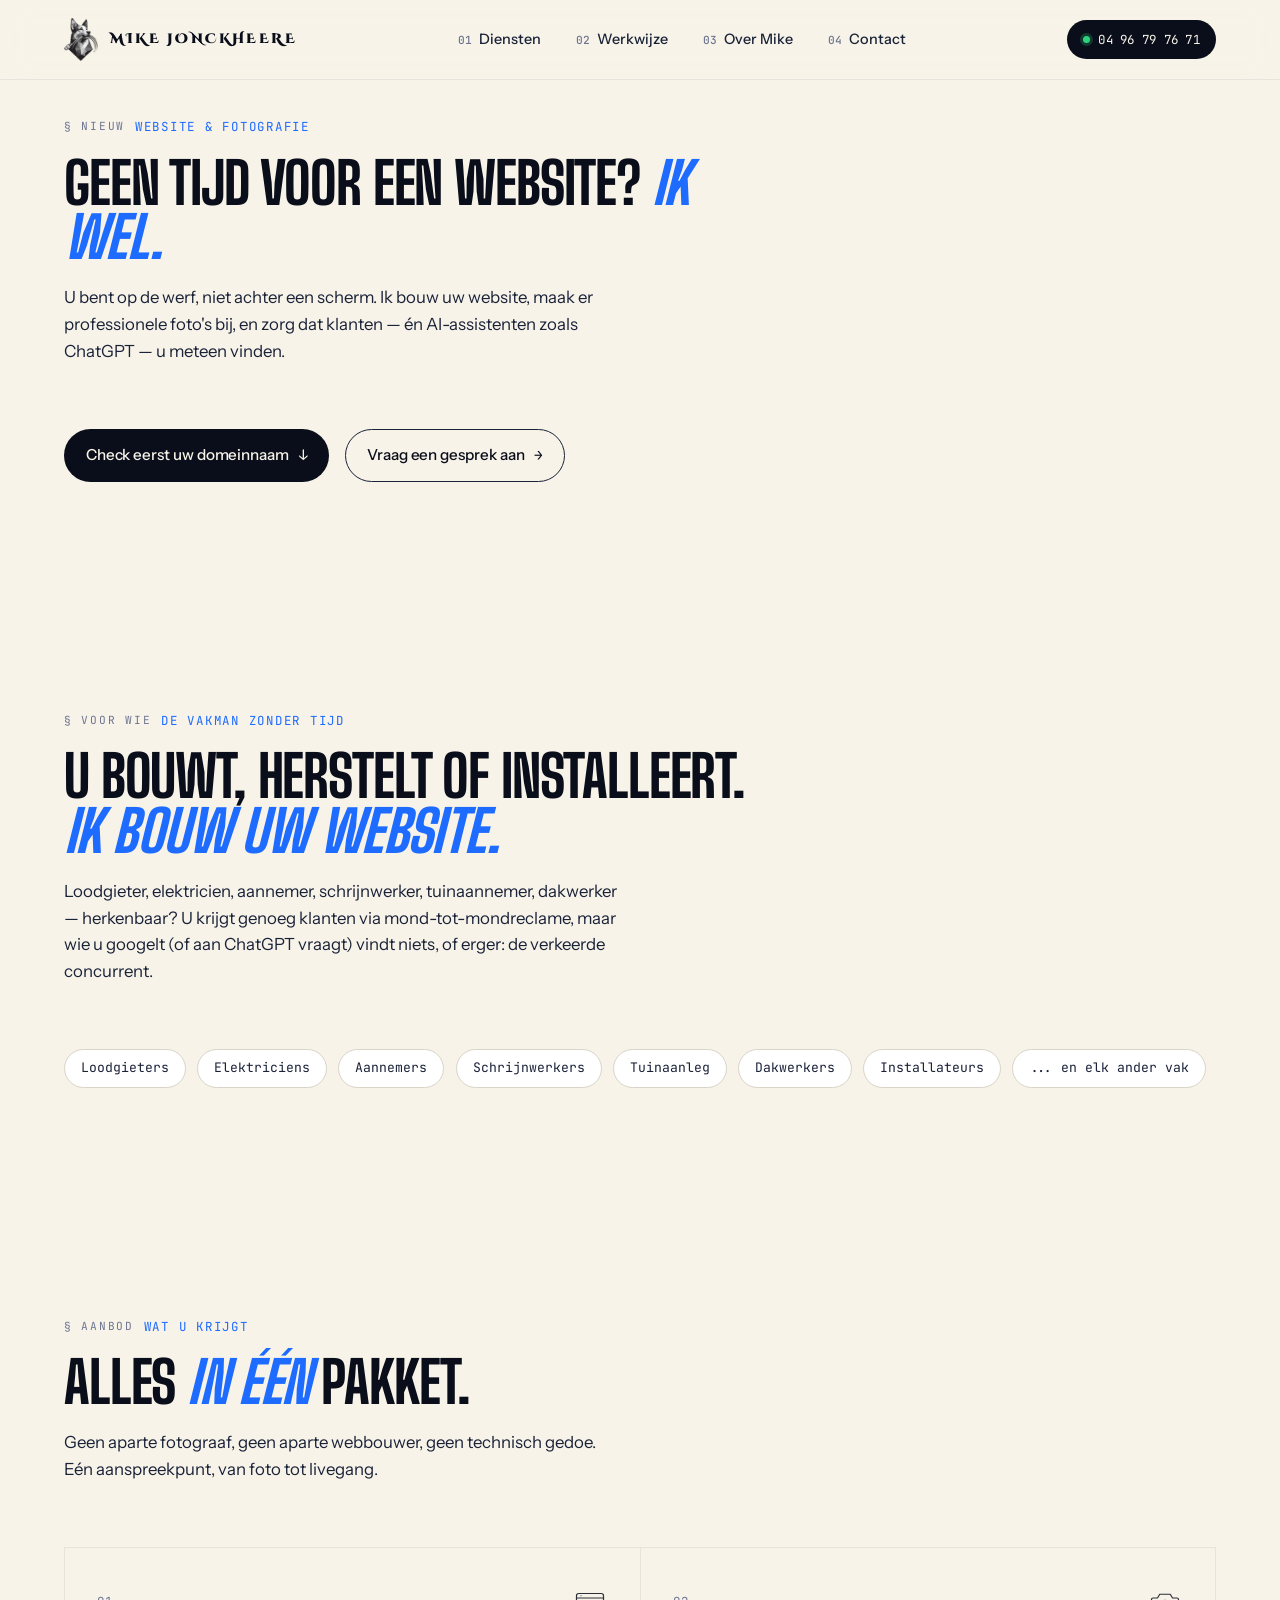
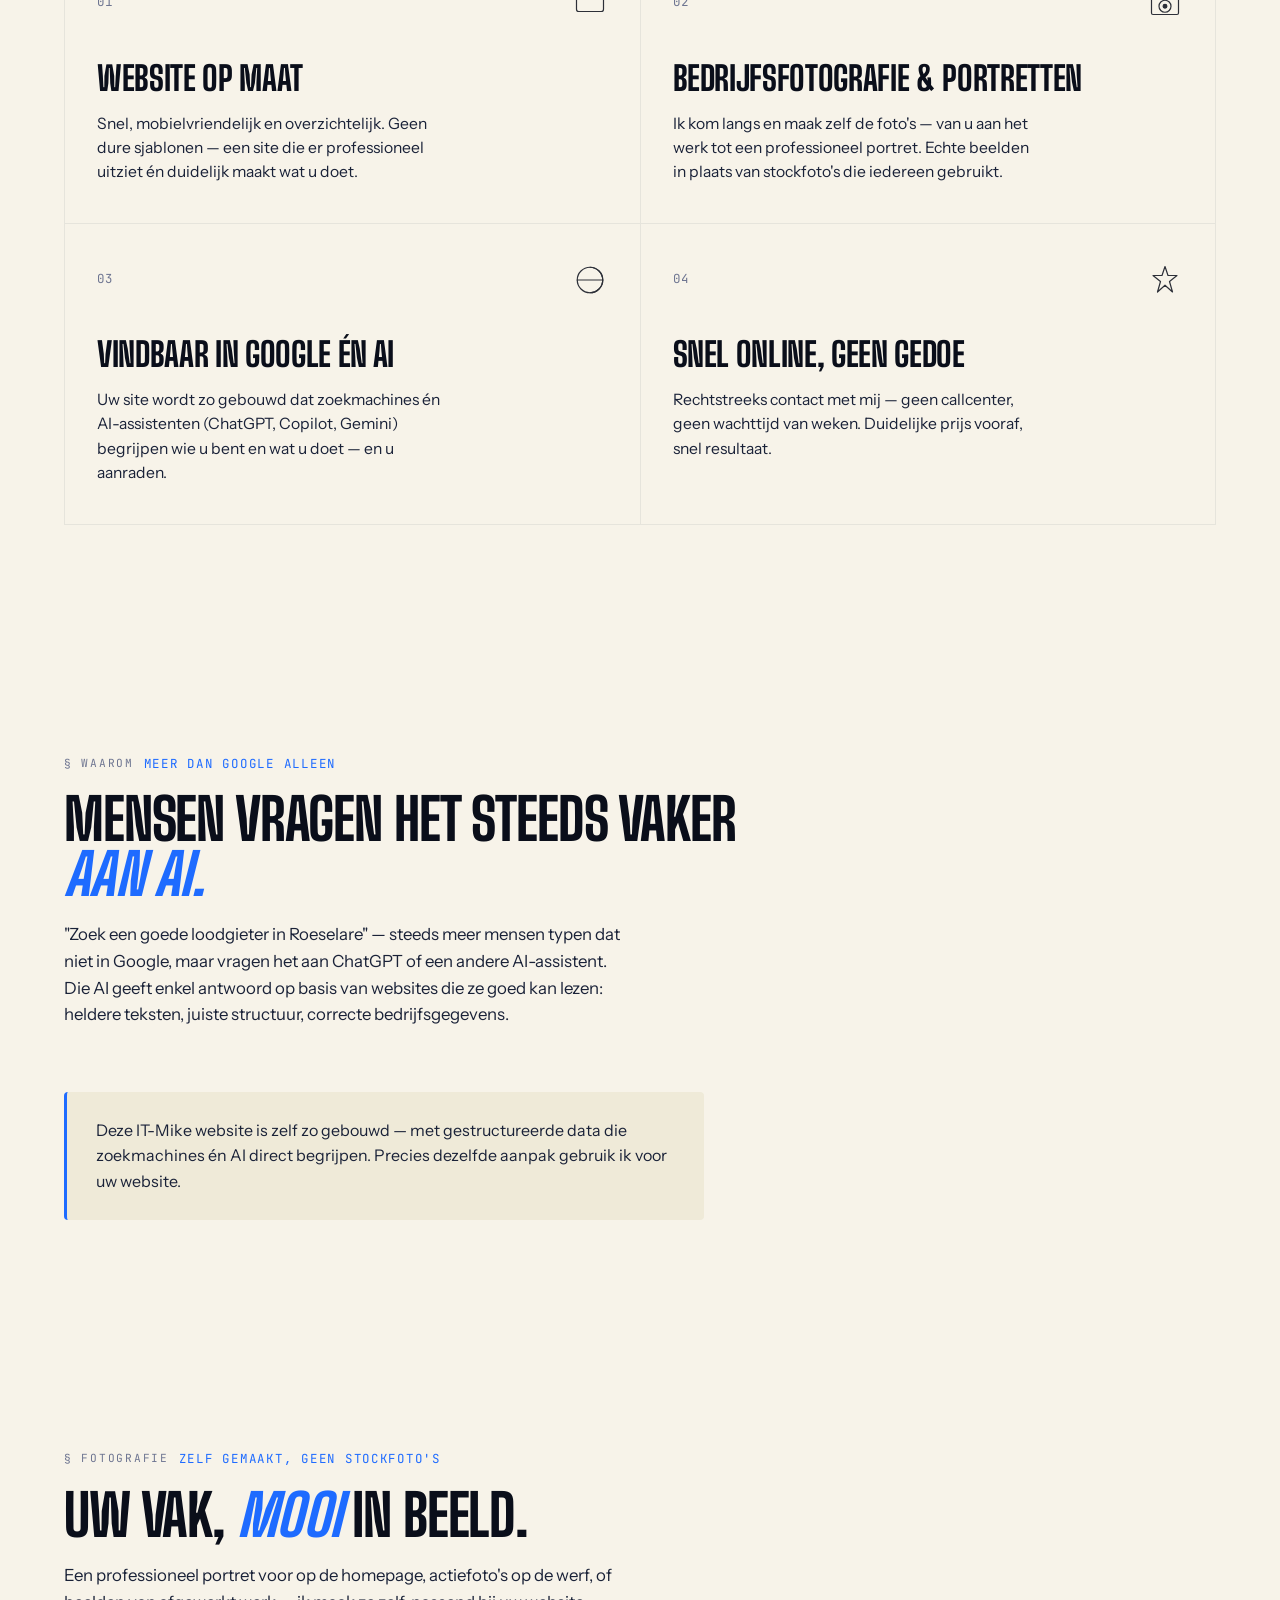
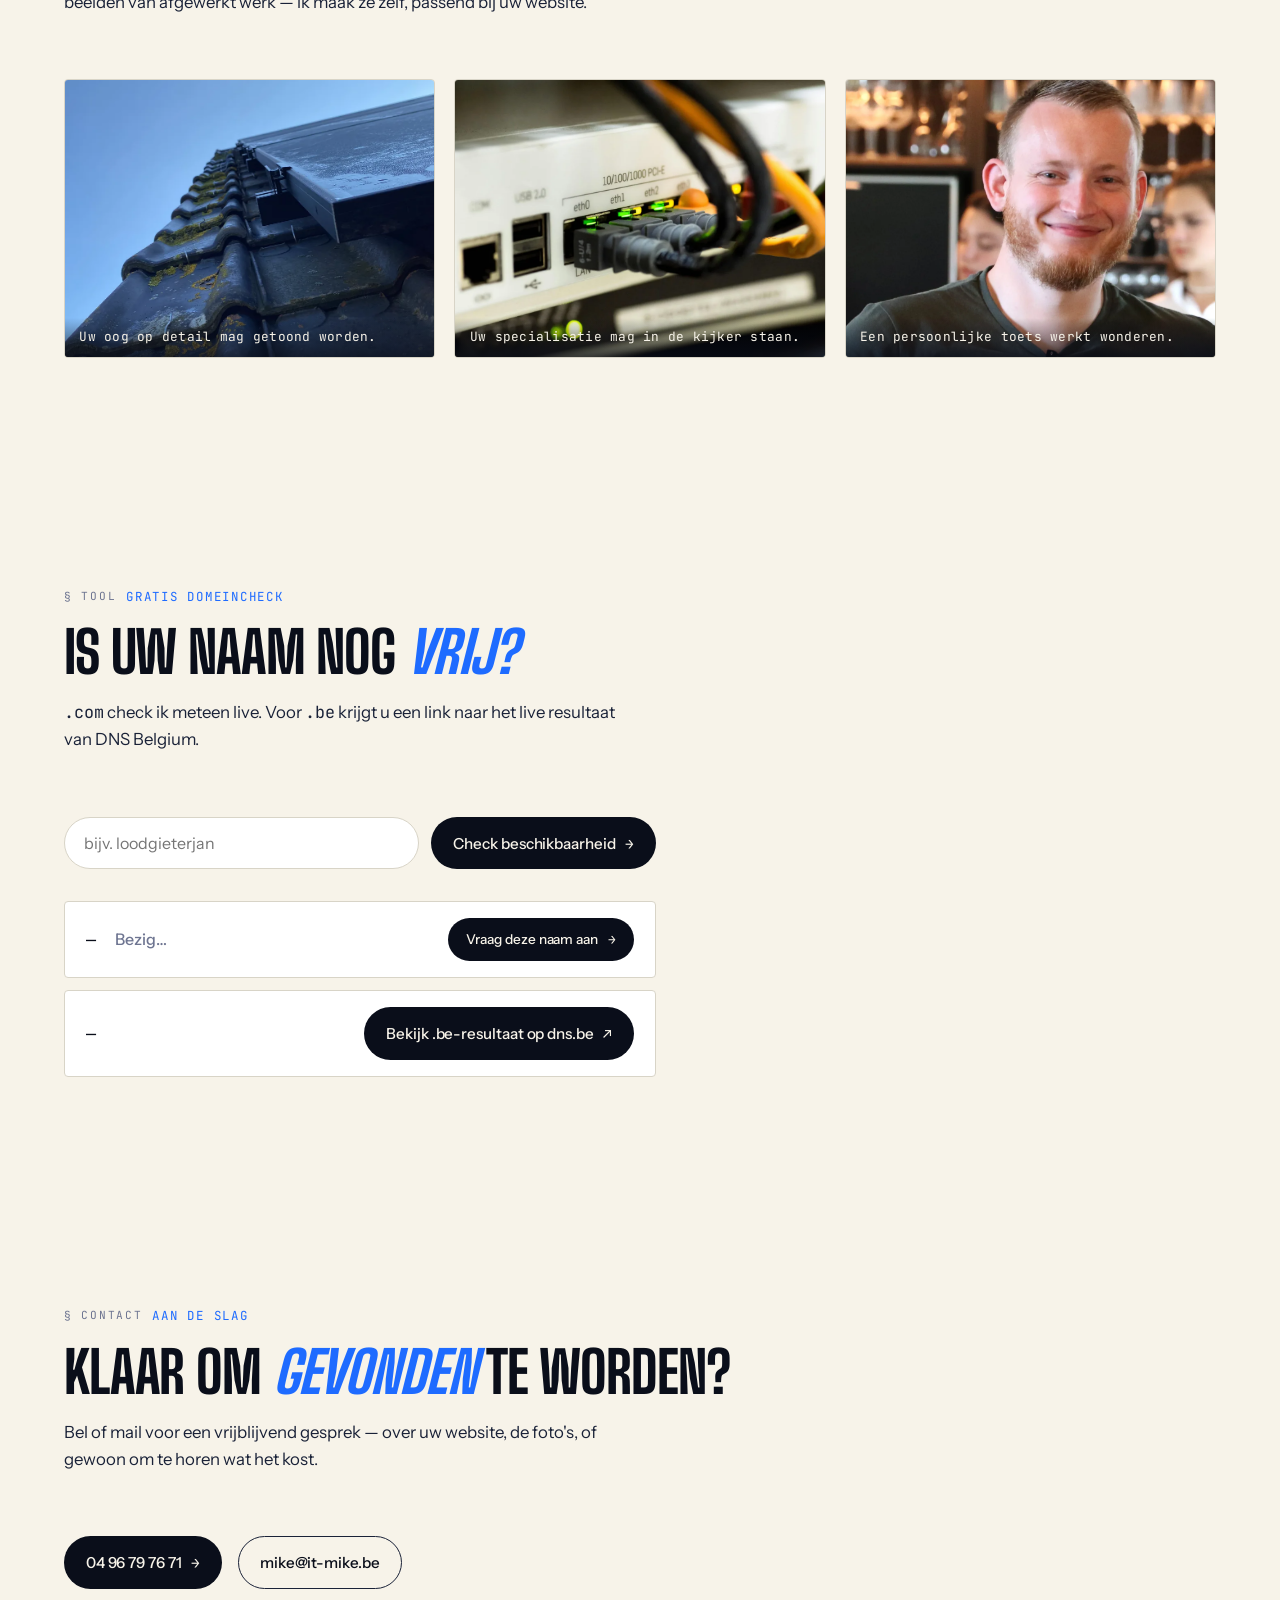
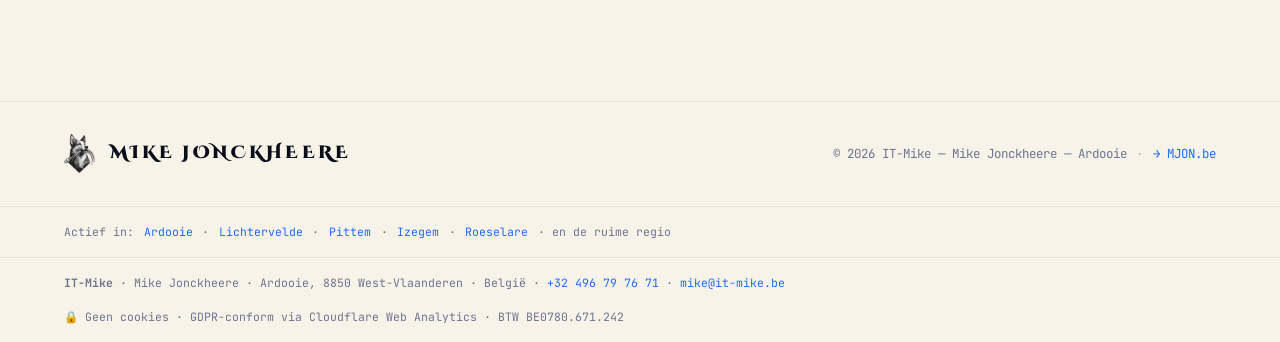
<file: website-bouwen/index.html>
<!DOCTYPE html>
<html lang="nl">
<head>
<meta charset="UTF-8"/>
<meta name="viewport" content="width=device-width, initial-scale=1.0"/>
<title>Website Bouwen voor Vaklui + Bedrijfsfotografie | IT-Mike</title>
<meta name="description" content="Professionele website en bedrijfsfotografie voor zelfstandigen en vaklui in West-Vlaanderen. Ik bouw uw site, maak de foto's en zorg dat klanten én AI-assistenten u vinden."/>
<meta name="keywords" content="website bouwen vaklui, website voor loodgieter, website voor aannemer, bedrijfsfotografie West-Vlaanderen, portretfotografie zelfstandigen, website laten maken Ardooie, SEO voor vaklui, vindbaar in AI, ChatGPT vindbaarheid, IT-Mike"/>
<meta name="author" content="Mike Jonckheere — IT-Mike"/>
<meta name="robots" content="index, follow"/>
<link rel="canonical" href="https://it-mike.be/website-bouwen/"/>
<link rel="icon" type="image/png" href="/media/Favicon.png"/>
<link rel="apple-touch-icon" href="/media/Favicon.png"/>
<meta property="og:type" content="website"/>
<meta property="og:url" content="https://it-mike.be/website-bouwen/"/>
<meta property="og:title" content="Website Bouwen voor Vaklui + Bedrijfsfotografie | IT-Mike"/>
<meta property="og:description" content="Geen tijd voor een website? Ik bouw hem, maak de foto's, en zorg dat u gevonden wordt — door klanten én AI-assistenten."/>
<meta property="og:locale" content="nl_BE"/>
<meta property="og:image" content="https://it-mike.be/media/Logo with slogan.png"/>
<script type="application/ld+json">
{
  "@context": "https://schema.org",
  "@type": "Service",
  "name": "Website bouwen & fotografie voor vaklui",
  "provider": {"@type": "LocalBusiness", "name": "IT-Mike", "url": "https://it-mike.be"},
  "areaServed": ["West-Vlaanderen", "Oost-Vlaanderen"],
  "description": "Website op maat en bedrijfsfotografie voor zelfstandigen en vaklui, geoptimaliseerd voor vindbaarheid in zoekmachines en AI-assistenten."
}
</script>
<link rel="preconnect" href="https://fonts.googleapis.com"/>
<link rel="preconnect" href="https://fonts.gstatic.com" crossorigin/>
<link href="https://fonts.googleapis.com/css2?family=Big+Shoulders+Display:wght@500;700;800;900&family=Cinzel:wght@500;700;900&family=Instrument+Serif:ital@0;1&family=Instrument+Sans:wght@400;500;600&family=JetBrains+Mono:wght@400;500&display=swap" rel="stylesheet"/>
<link rel="stylesheet" href="/styles.css"/>
</head>
<body>

<!-- Mobile menu -->
<div class="mobile-menu" id="mobileMenu">
  <button class="mobile-close" id="mobileClose" aria-label="Sluit menu">×</button>
  <a href="/#diensten" class="mobile-link"><span>01</span>Diensten</a>
  <a href="/#werkwijze" class="mobile-link"><span>02</span>Werkwijze</a>
  <a href="/#over" class="mobile-link"><span>03</span>Over Mike</a>
  <a href="#contact" class="mobile-link"><span>04</span>Contact</a>
  <a href="tel:+32496797671" class="mobile-call">04 96 79 76 71</a>
</div>

<!-- Nav -->
<nav id="navbar" class="nav scrolled">
  <a href="/" class="nav-brand" aria-label="IT-Mike home">
    <img src="/media/Dog mark.png" alt="" class="nav-dog"/>
    <span class="nav-name">MIKE JONCKHEERE</span>
  </a>
  <ul class="nav-links">
    <li><a href="/#diensten"><span class="nav-num">01</span>Diensten</a></li>
    <li><a href="/#werkwijze"><span class="nav-num">02</span>Werkwijze</a></li>
    <li><a href="/#over"><span class="nav-num">03</span>Over Mike</a></li>
    <li><a href="#contact"><span class="nav-num">04</span>Contact</a></li>
  </ul>
  <a href="tel:+32496797671" class="nav-cta">
    <span class="nav-cta-dot"></span>
    04 96 79 76 71
  </a>
  <button class="nav-burger" id="navBurger" aria-label="Open menu">
    <span></span><span></span><span></span>
  </button>
</nav>

<main>

<!-- Hero -->
<section class="section wb-hero">
  <div class="section-head">
    <div class="section-tag"><span class="tag-num">§ NIEUW</span>Website &amp; Fotografie</div>
    <h1 class="section-title">Geen tijd voor een website? <em>Ik wel.</em></h1>
    <p class="section-sub" id="cms-hero-sub">U bent op de werf, niet achter een scherm. Ik bouw uw website, maak er professionele foto's bij, en zorg dat klanten — én AI-assistenten zoals ChatGPT — u meteen vinden.</p>
  </div>
  <div class="wb-hero-cta">
    <a href="#domeincheck" class="btn btn-primary">Check eerst uw domeinnaam <span class="btn-arrow">↓</span></a>
    <a href="#contact" class="btn btn-ghost">Vraag een gesprek aan <span class="btn-arrow">→</span></a>
  </div>
</section>

<!-- Voor wie -->
<section class="section wb-voorwie reveal">
  <div class="section-head">
    <div class="section-tag"><span class="tag-num">§ VOOR WIE</span>De vakman zonder tijd</div>
    <h2 class="section-title">U bouwt, herstelt of installeert.<br/><em>Ik bouw uw website.</em></h2>
    <p class="section-sub" id="cms-voorwie-sub">Loodgieter, elektricien, aannemer, schrijnwerker, tuinaannemer, dakwerker — herkenbaar? U krijgt genoeg klanten via mond-tot-mondreclame, maar wie u googelt (of aan ChatGPP vraagt) vindt niets, of erger: de verkeerde concurrent.</p>
  </div>
  <div class="wb-tags">
    <span class="wb-tag mono">Loodgieters</span>
    <span class="wb-tag mono">Elektriciens</span>
    <span class="wb-tag mono">Aannemers</span>
    <span class="wb-tag mono">Schrijnwerkers</span>
    <span class="wb-tag mono">Tuinaanleg</span>
    <span class="wb-tag mono">Dakwerkers</span>
    <span class="wb-tag mono">Installateurs</span>
    <span class="wb-tag mono">... en elk ander vak</span>
  </div>
</section>

<!-- Wat je krijgt -->
<section class="section diensten wb-wat reveal">
  <div class="section-head">
    <div class="section-tag"><span class="tag-num">§ AANBOD</span>Wat u krijgt</div>
    <h2 class="section-title">Alles <em>in één</em> pakket.</h2>
    <p class="section-sub" id="cms-wat-sub">Geen aparte fotograaf, geen aparte webbouwer, geen technisch gedoe. Eén aanspreekpunt, van foto tot livegang.</p>
  </div>
  <div class="diensten-grid">
    <article class="dienst">
      <div class="dienst-head">
        <span class="dienst-num">01</span>
        <svg viewBox="0 0 48 48" fill="none" stroke="currentColor" stroke-width="1.6" stroke-linecap="round" stroke-linejoin="round">
          <rect x="6" y="10" width="36" height="24" rx="3"/>
          <path d="M6 16 L42 16"/>
          <line x1="12" y1="13" x2="12" y2="13"/>
        </svg>
      </div>
      <h3 class="dienst-title" id="cms-f1-title">Website op maat</h3>
      <p class="dienst-desc" id="cms-f1-desc">Snel, mobielvriendelijk en overzichtelijk. Geen dure sjablonen — een site die er professioneel uitziet én duidelijk maakt wat u doet.</p>
    </article>
    <article class="dienst">
      <div class="dienst-head">
        <span class="dienst-num">02</span>
        <svg viewBox="0 0 48 48" fill="none" stroke="currentColor" stroke-width="1.6" stroke-linecap="round" stroke-linejoin="round">
          <path d="M8 16 L14 16 L17 11 L31 11 L34 16 L40 16 A2 2 0 0 1 42 18 L42 36 A2 2 0 0 1 40 38 L8 38 A2 2 0 0 1 6 36 L6 18 A2 2 0 0 1 8 16 Z"/>
          <circle cx="24" cy="27" r="8"/>
          <circle cx="24" cy="27" r="2.5" fill="currentColor"/>
        </svg>
      </div>
      <h3 class="dienst-title" id="cms-f2-title">Bedrijfsfotografie &amp; portretten</h3>
      <p class="dienst-desc" id="cms-f2-desc">Ik kom langs en maak zelf de foto's — van u aan het werk tot een professioneel portret. Echte beelden in plaats van stockfoto's die iedereen gebruikt.</p>
    </article>
    <article class="dienst">
      <div class="dienst-head">
        <span class="dienst-num">03</span>
        <svg viewBox="0 0 48 48" fill="none" stroke="currentColor" stroke-width="1.6" stroke-linecap="round" stroke-linejoin="round">
          <circle cx="24" cy="24" r="17"/>
          <path d="M24 7 A17 17 0 0 1 24 41"/>
          <path d="M7 24 L41 24"/>
        </svg>
      </div>
      <h3 class="dienst-title" id="cms-f3-title">Vindbaar in Google én AI</h3>
      <p class="dienst-desc" id="cms-f3-desc">Uw site wordt zo gebouwd dat zoekmachines én AI-assistenten (ChatGPT, Copilot, Gemini) begrijpen wie u bent en wat u doet — en u aanraden.</p>
    </article>
    <article class="dienst">
      <div class="dienst-head">
        <span class="dienst-num">04</span>
        <svg viewBox="0 0 48 48" fill="none" stroke="currentColor" stroke-width="1.6" stroke-linecap="round" stroke-linejoin="round">
          <path d="M24 6 L28 18 L40 18 L30 26 L34 40 L24 31 L14 40 L18 26 L8 18 L20 18 Z"/>
        </svg>
      </div>
      <h3 class="dienst-title" id="cms-f4-title">Snel online, geen gedoe</h3>
      <p class="dienst-desc" id="cms-f4-desc">Rechtstreeks contact met mij — geen callcenter, geen wachttijd van weken. Duidelijke prijs vooraf, snel resultaat.</p>
    </article>
  </div>
</section>

<!-- AI-vindbaarheid -->
<section class="section wb-ai reveal">
  <div class="section-head">
    <div class="section-tag"><span class="tag-num">§ WAAROM</span>Meer dan Google alleen</div>
    <h2 class="section-title">Mensen vragen het steeds vaker <em>aan AI.</em></h2>
    <p class="section-sub" id="cms-ai-sub">"Zoek een goede loodgieter in Roeselare" — steeds meer mensen typen dat niet in Google, maar vragen het aan ChatGPT of een andere AI-assistent. Die AI geeft enkel antwoord op basis van websites die ze goed kan lezen: heldere teksten, juiste structuur, correcte bedrijfsgegevens.</p>
  </div>
  <div class="wb-proof">
    <p id="cms-ai-proof">Deze IT-Mike website is zelf zo gebouwd — met gestructureerde data die zoekmachines én AI direct begrijpen. Precies dezelfde aanpak gebruik ik voor uw website.</p>
  </div>
</section>

<!-- Fotografie showcase -->
<section class="section wb-foto reveal">
  <div class="section-head">
    <div class="section-tag"><span class="tag-num">§ FOTOGRAFIE</span>Zelf gemaakt, geen stockfoto's</div>
    <h2 class="section-title">Uw vak, <em>mooi</em> in beeld.</h2>
    <p class="section-sub" id="cms-foto-sub">Een professioneel portret voor op de homepage, actiefoto's op de werf, of beelden van afgewerkt werk — ik maak ze zelf, passend bij uw website.</p>
  </div>
  <div class="wb-foto-grid" id="fotoGrid">
    <div class="wb-foto-tile">
      <svg viewBox="0 0 48 48" fill="none" stroke="currentColor" stroke-width="1.4" stroke-linecap="round" stroke-linejoin="round">
        <path d="M8 16 L14 16 L17 11 L31 11 L34 16 L40 16 A2 2 0 0 1 42 18 L42 36 A2 2 0 0 1 40 38 L8 38 A2 2 0 0 1 6 36 L6 18 A2 2 0 0 1 8 16 Z"/>
        <circle cx="24" cy="27" r="8"/>
      </svg>
      <span>Bedrijfsportret</span>
    </div>
    <div class="wb-foto-tile">
      <svg viewBox="0 0 48 48" fill="none" stroke="currentColor" stroke-width="1.4" stroke-linecap="round" stroke-linejoin="round">
        <path d="M8 16 L14 16 L17 11 L31 11 L34 16 L40 16 A2 2 0 0 1 42 18 L42 36 A2 2 0 0 1 40 38 L8 38 A2 2 0 0 1 6 36 L6 18 A2 2 0 0 1 8 16 Z"/>
        <circle cx="24" cy="27" r="8"/>
      </svg>
      <span>Aan het werk</span>
    </div>
    <div class="wb-foto-tile">
      <svg viewBox="0 0 48 48" fill="none" stroke="currentColor" stroke-width="1.4" stroke-linecap="round" stroke-linejoin="round">
        <path d="M8 16 L14 16 L17 11 L31 11 L34 16 L40 16 A2 2 0 0 1 42 18 L42 36 A2 2 0 0 1 40 38 L8 38 A2 2 0 0 1 6 36 L6 18 A2 2 0 0 1 8 16 Z"/>
        <circle cx="24" cy="27" r="8"/>
      </svg>
      <span>Afgewerkt resultaat</span>
    </div>
  </div>
  <!-- Plaatshouders hierboven verdwijnen automatisch zodra er foto's staan in
       content/website-bouwen.json (beheer via /admin → "Website Bouwen — Foto's"). -->
</section>

<!-- Domeincheck -->
<section class="section domeincheck reveal" id="domeincheck">
  <div class="section-head">
    <div class="section-tag"><span class="tag-num">§ TOOL</span>Gratis domeincheck</div>
    <h2 class="section-title">Is uw naam nog <em>vrij?</em></h2>
    <p class="section-sub"><span class="mono">.com</span> check ik meteen live. Voor <span class="mono">.be</span> krijgt u een link naar het live resultaat van DNS Belgium.</p>
  </div>

  <div class="domeincheck-box">
    <form id="domainForm" class="domeincheck-form" autocomplete="off">
      <input
        type="text"
        id="domainInput"
        class="domeincheck-input"
        placeholder="bijv. loodgieterjan"
        maxlength="63"
        required
        aria-label="Domeinnaam (zonder .be of .com)"
      />
      <button type="submit" class="btn btn-primary" id="domainSubmit">
        Check beschikbaarheid <span class="btn-arrow">→</span>
      </button>
    </form>

    <p class="domeincheck-error" id="domainError" hidden></p>

    <div class="domeincheck-results" id="domainResults" hidden>
      <div class="domeincheck-result" id="resultCom">
        <span class="dcr-domain mono">—</span>
        <span class="dcr-status">Bezig…</span>
        <a class="btn btn-primary dcr-request" hidden>Vraag deze naam aan <span class="btn-arrow">→</span></a>
      </div>
      <div class="domeincheck-be-cta" id="beWrap">
        <span class="dcr-domain mono" id="beDomainLabel">—</span>
        <a class="btn btn-primary" id="beLink" target="_blank" rel="noopener">Bekijk .be-resultaat op dns.be <span class="btn-arrow">↗</span></a>
      </div>
    </div>
  </div>
</section>

<!-- Contact CTA -->
<section class="section wb-contact reveal" id="contact">
  <div class="section-head">
    <div class="section-tag"><span class="tag-num">§ CONTACT</span>Aan de slag</div>
    <h2 class="section-title">Klaar om <em>gevonden</em> te worden?</h2>
    <p class="section-sub" id="cms-contact-sub">Bel of mail voor een vrijblijvend gesprek — over uw website, de foto's, of gewoon om te horen wat het kost.</p>
  </div>
  <div class="wb-contact-actions">
    <a href="tel:+32496797671" class="btn btn-primary">04 96 79 76 71 <span class="btn-arrow">→</span></a>
    <a href="mailto:mike@it-mike.be?subject=Website%20en%20fotografie&body=Goeiedag%20Mike%2C%0A%0AIk%20heb%20interesse%20in%20een%20nieuwe%20website%20met%20fotografie.%0A%0AMijn%20vak%3A%20%0AMijn%20naam%3A%20%0AMijn%20telefoonnummer%3A%20" class="btn btn-ghost">mike@it-mike.be</a>
  </div>
</section>

</main>

<!-- Footer -->
<footer class="footer">
  <div class="footer-row">
    <div class="footer-brand">
      <img src="/media/Dog mark.png" alt="IT-Mike" class="footer-dog"/>
      <span class="footer-name">MIKE JONCKHEERE</span>
    </div>
    <div class="footer-meta">
      <span>© 2026 IT-Mike — Mike Jonckheere — Ardooie</span>
      <span class="footer-sep">·</span>
      <a href="https://mjon.be">→ MJON.be</a>
    </div>
  </div>
  <div class="footer-areas">
    <span>Actief in:</span>
    <a href="/ardooie/">Ardooie</a> ·
    <a href="/lichtervelde/">Lichtervelde</a> ·
    <a href="/pittem/">Pittem</a> ·
    <a href="/izegem/">Izegem</a> ·
    <a href="/roeselare/">Roeselare</a>
    <span>· en de ruime regio</span>
  </div>
  <div class="footer-bar">
    <address class="footer-address">
      <strong>IT-Mike</strong> · Mike Jonckheere · Ardooie, 8850 West-Vlaanderen · België ·
      <a href="tel:+32496797671">+32 496 79 76 71</a> ·
      <a href="mailto:mike@it-mike.be">mike@it-mike.be</a>
    </address>
    <span>🔒 Geen cookies · GDPR-conform via Cloudflare Web Analytics · BTW BE0780.671.242</span>
  </div>
</footer>

<script>
// Mobile menu
var mobileMenu = document.getElementById('mobileMenu');
document.getElementById('navBurger').addEventListener('click', function() {
  mobileMenu.classList.add('open');
});
document.getElementById('mobileClose').addEventListener('click', function() {
  mobileMenu.classList.remove('open');
});
document.querySelectorAll('.mobile-link').forEach(function(link) {
  link.addEventListener('click', function() { mobileMenu.classList.remove('open'); });
});

// Reveal on scroll
var revealObs = new IntersectionObserver(function(entries) {
  entries.forEach(function(e) {
    if (e.isIntersecting) {
      e.target.classList.add('visible');
      revealObs.unobserve(e.target);
    }
  });
}, { threshold: 0.12, rootMargin: '0px 0px -40px 0px' });
document.querySelectorAll('.reveal').forEach(function(el) { revealObs.observe(el); });

// CMS-inhoud laden: teksten overschrijven, foto's tonen (valt terug op vaste tekst/plaatshouders)
fetch('/content/website-bouwen.json').then(function(r) { return r.json(); }).then(function(d) {
  function esc(s) {
    return String(s).replace(/&/g,'&amp;').replace(/</g,'&lt;').replace(/>/g,'&gt;').replace(/"/g,'&quot;');
  }
  function set(id, val) {
    var el = document.getElementById(id);
    if (el && val) el.textContent = val;
  }

  set('cms-hero-sub', d.hero_sub);
  set('cms-voorwie-sub', d.voorwie_sub);
  set('cms-wat-sub', d.wat_sub);
  set('cms-f1-title', d.f1_title); set('cms-f1-desc', d.f1_desc);
  set('cms-f2-title', d.f2_title); set('cms-f2-desc', d.f2_desc);
  set('cms-f3-title', d.f3_title); set('cms-f3-desc', d.f3_desc);
  set('cms-f4-title', d.f4_title); set('cms-f4-desc', d.f4_desc);
  set('cms-ai-sub', d.ai_sub);
  set('cms-ai-proof', d.ai_proof);
  set('cms-foto-sub', d.foto_sub);
  set('cms-contact-sub', d.contact_sub);

  if (!Array.isArray(d.photos) || !d.photos.length) return;
  function toUrl(p) {
    if (/^https?:\/\//.test(p) || p.charAt(0) === '/') return p;
    return '/' + p;
  }
  var grid = document.getElementById('fotoGrid');
  grid.innerHTML = d.photos.filter(function(p) { return p.image || p.video; }).map(function(p) {
    var caption = esc(p.caption || '');
    var media = p.video
      ? '<video src="' + esc(toUrl(p.video)) + '" autoplay muted loop playsinline></video>'
      : '<img src="' + esc(toUrl(p.image)) + '" alt="' + caption + '" loading="lazy"/>';
    return '<div class="wb-foto-tile wb-foto-tile--img">' + media + '<span>' + caption + '</span></div>';
  }).join('');
}).catch(function() {});

// Domeincheck
(function() {
  var form = document.getElementById('domainForm');
  var input = document.getElementById('domainInput');
  var submitBtn = document.getElementById('domainSubmit');
  var errorEl = document.getElementById('domainError');
  var resultsEl = document.getElementById('domainResults');
  var resultCom = document.getElementById('resultCom');
  var beDomainLabel = document.getElementById('beDomainLabel');
  var beLink = document.getElementById('beLink');

  function buildMailto(domain) {
    var subject = 'Domeinnaam aanvraag: ' + domain;
    var body = 'Goeiedag Mike,\n\n' +
      'Ik heb via de domeinnaam-checker op it-mike.be gezien dat ' + domain + ' nog vrij is.\n' +
      'Ik wil deze graag laten registreren, samen met een nieuwe website.\n\n' +
      'Mijn naam: \n' +
      'Mijn telefoonnummer: \n';
    return 'mailto:mike@it-mike.be?subject=' + encodeURIComponent(subject) + '&body=' + encodeURIComponent(body);
  }

  function renderResult(el, data) {
    var domainEl = el.querySelector('.dcr-domain');
    var statusEl = el.querySelector('.dcr-status');
    var requestEl = el.querySelector('.dcr-request');
    domainEl.textContent = data.domain;
    el.classList.remove('is-available', 'is-taken', 'is-unknown');
    requestEl.hidden = true;
    if (data.available === true) {
      el.classList.add('is-available');
      statusEl.textContent = '✓ Vrij';
      requestEl.href = buildMailto(data.domain);
      requestEl.hidden = false;
    } else if (data.available === false) {
      el.classList.add('is-taken');
      statusEl.textContent = '✕ Bezet';
    } else {
      el.classList.add('is-unknown');
      statusEl.textContent = '? Onbekend';
    }
  }

  function renderBe(data) {
    beDomainLabel.textContent = data.domain;
    beLink.href = 'https://www.dnsbelgium.be/nl/whois/info/' + data.domain;
  }

  form.addEventListener('submit', function(e) {
    e.preventDefault();
    var name = input.value.trim().toLowerCase().replace(/^https?:\/\//, '').replace(/\.(be|com)$/, '');
    if (!name) return;

    errorEl.hidden = true;
    resultsEl.hidden = false;
    submitBtn.disabled = true;

    resultCom.classList.remove('is-available', 'is-taken', 'is-unknown');
    resultCom.querySelector('.dcr-domain').textContent = '—';
    resultCom.querySelector('.dcr-status').textContent = 'Bezig…';
    resultCom.querySelector('.dcr-request').hidden = true;
    beDomainLabel.textContent = '—';

    fetch('/api/domain-check?name=' + encodeURIComponent(name))
      .then(function(r) { return r.json().then(function(d) { return { ok: r.ok, data: d }; }); })
      .then(function(r) {
        if (!r.ok) {
          resultsEl.hidden = true;
          errorEl.textContent = r.data.error || 'Er ging iets mis. Probeer het opnieuw.';
          errorEl.hidden = false;
          return;
        }
        renderBe(r.data.results.be);
        renderResult(resultCom, r.data.results.com);
      })
      .catch(function() {
        resultsEl.hidden = true;
        errorEl.textContent = 'Kon geen verbinding maken. Probeer het opnieuw.';
        errorEl.hidden = false;
      })
      .finally(function() {
        submitBtn.disabled = false;
      });
  });
})();
</script>
</body>
</html>
</file>
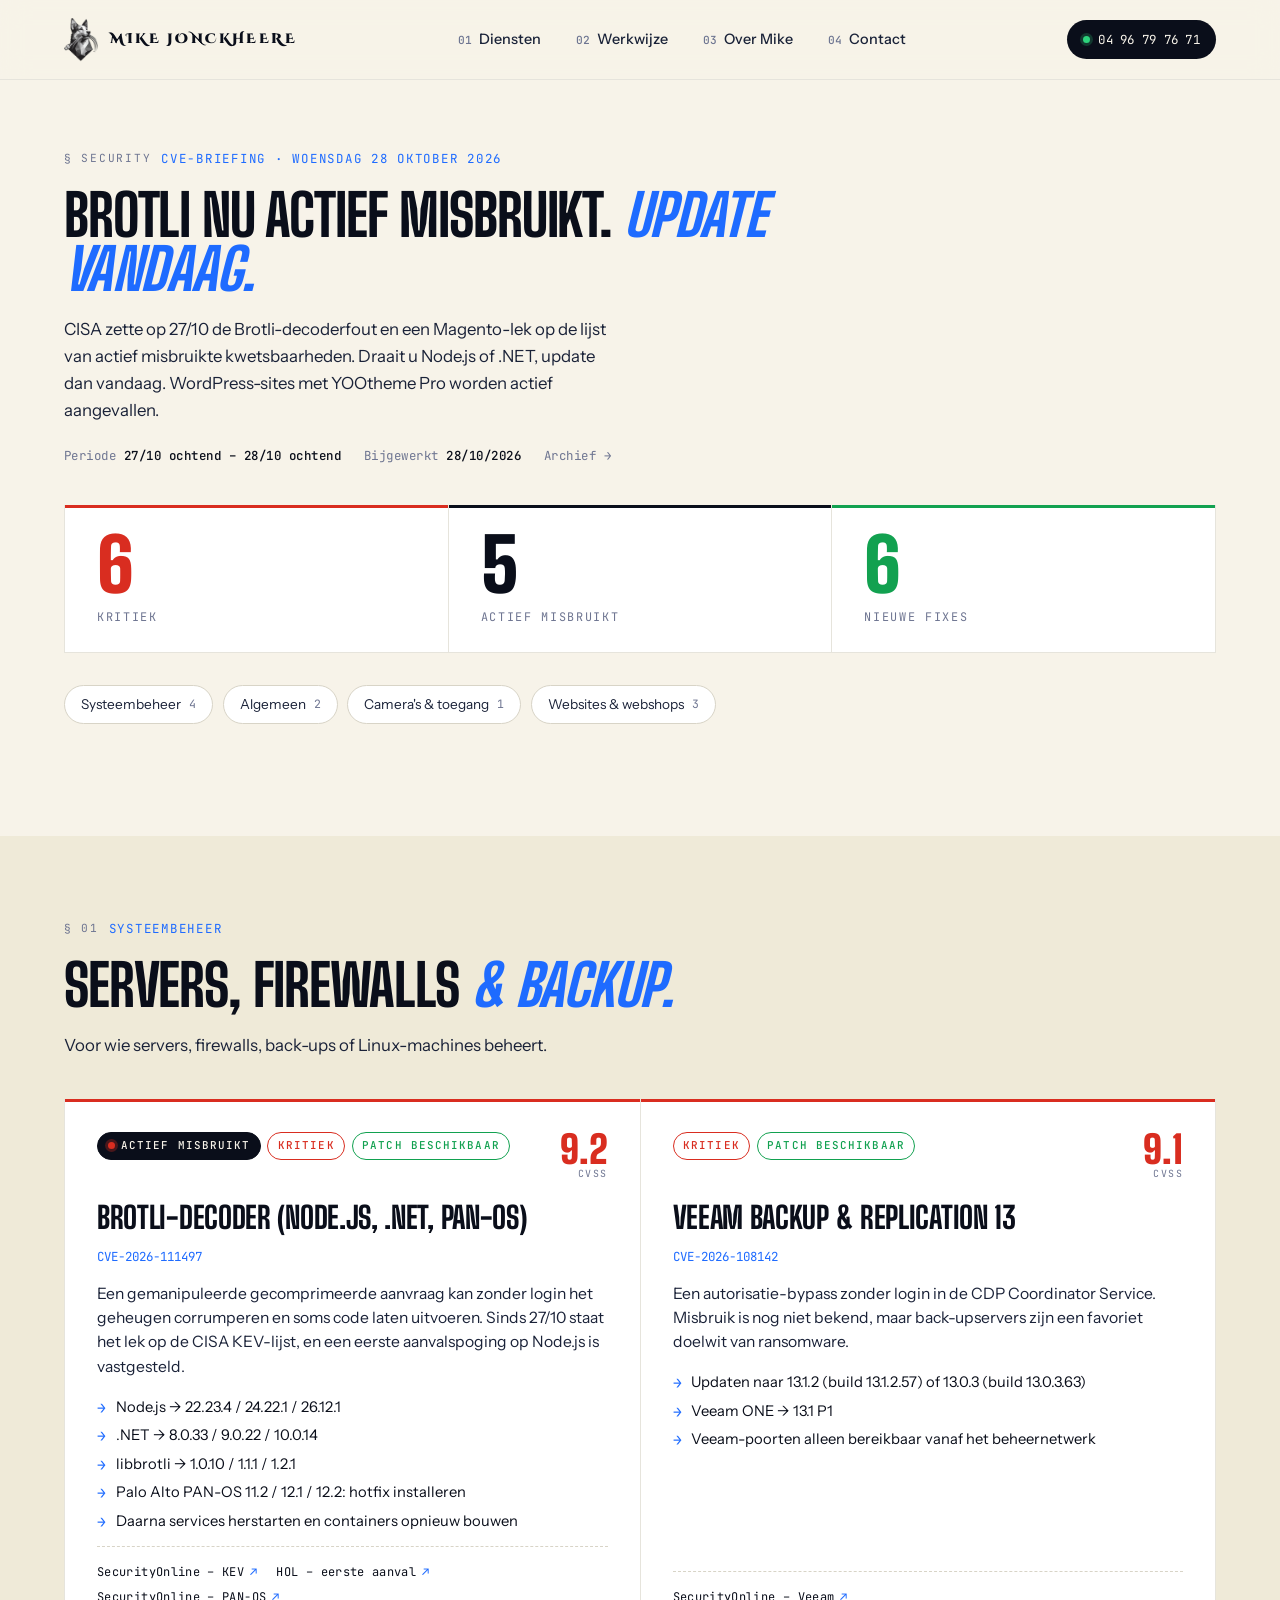
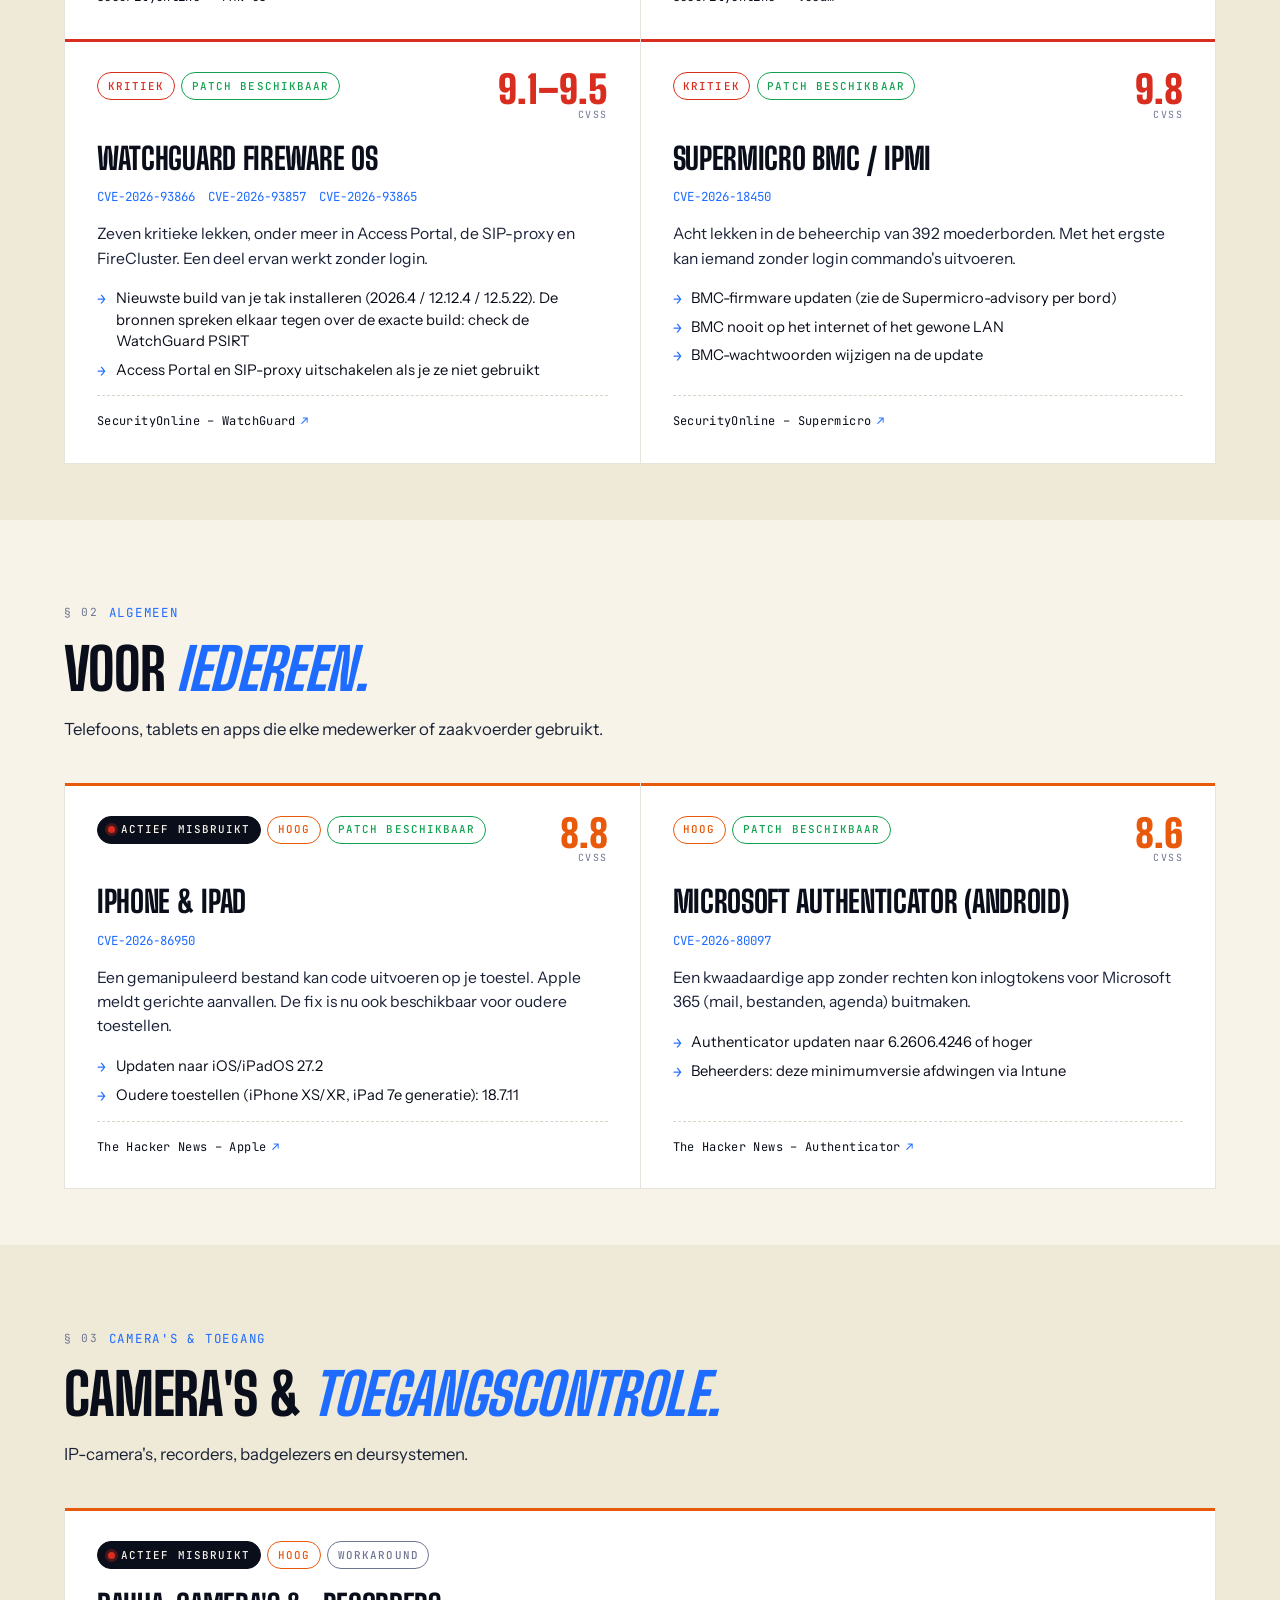
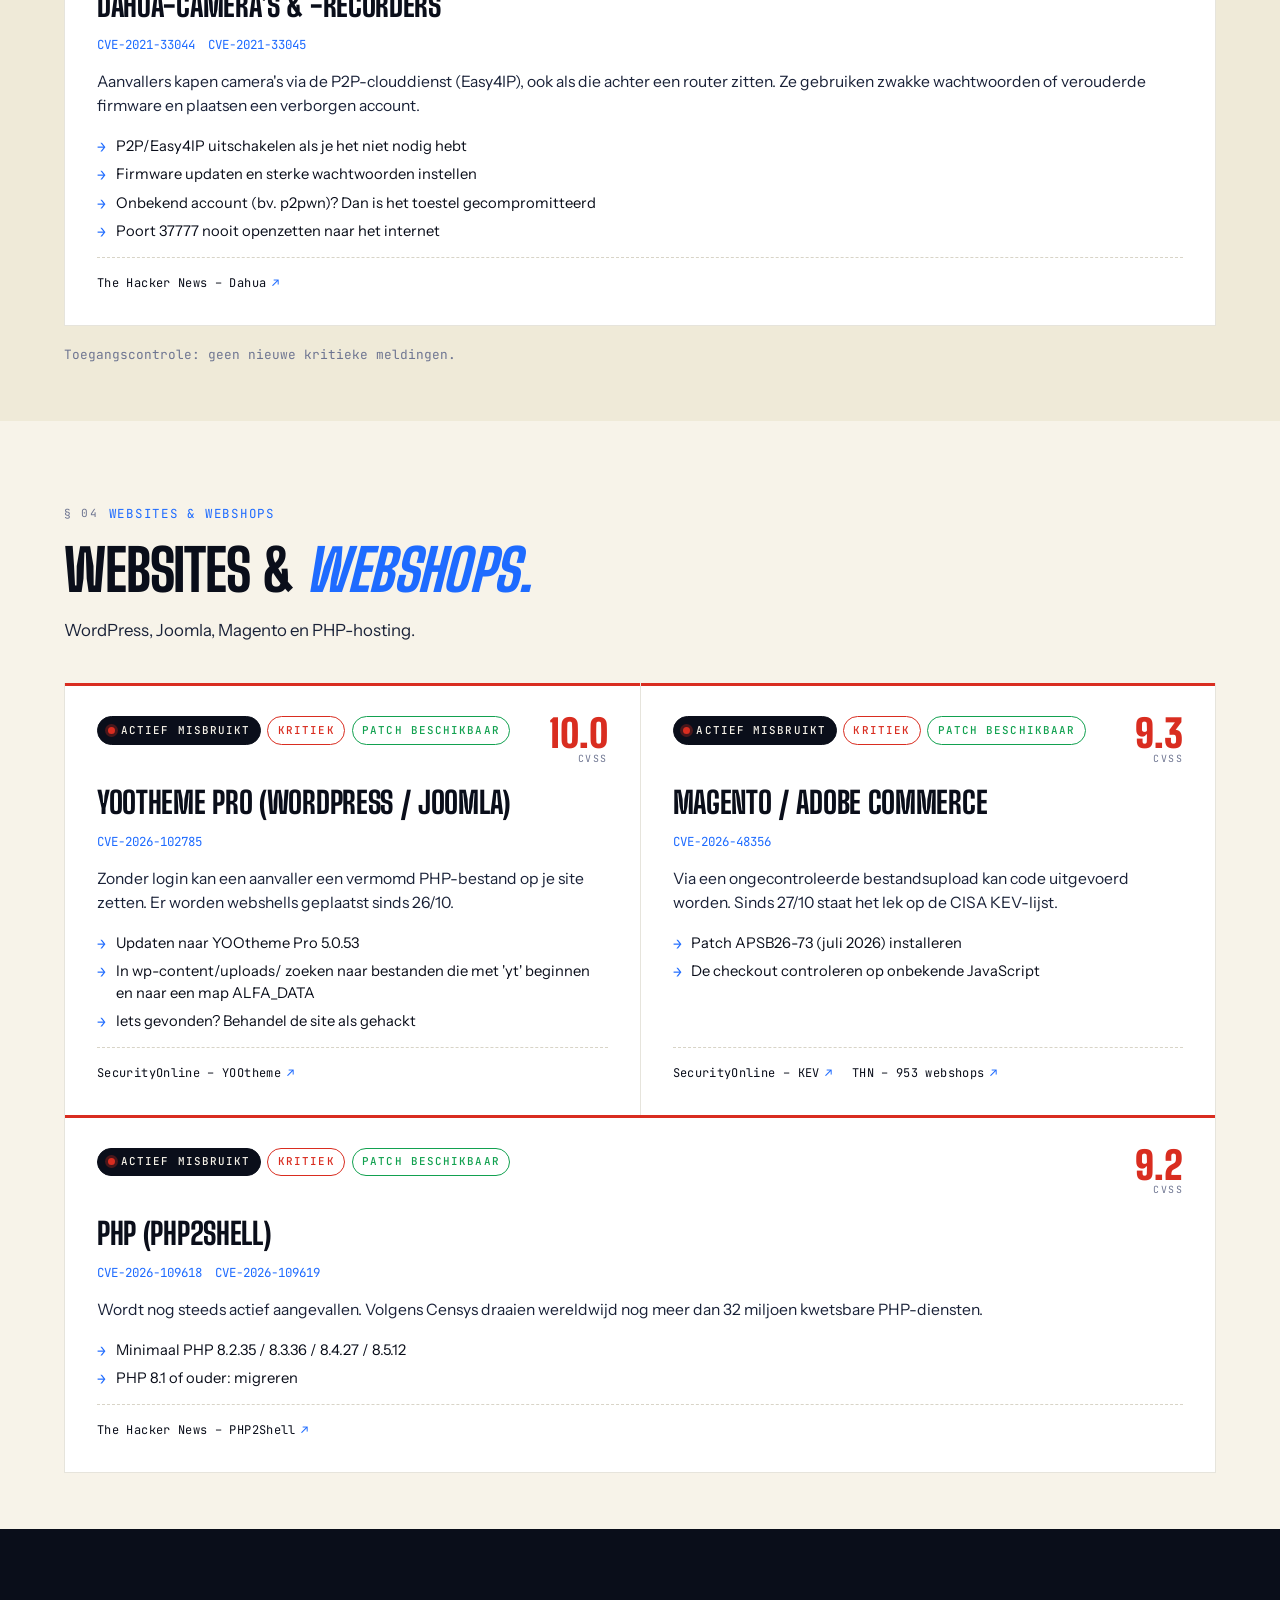
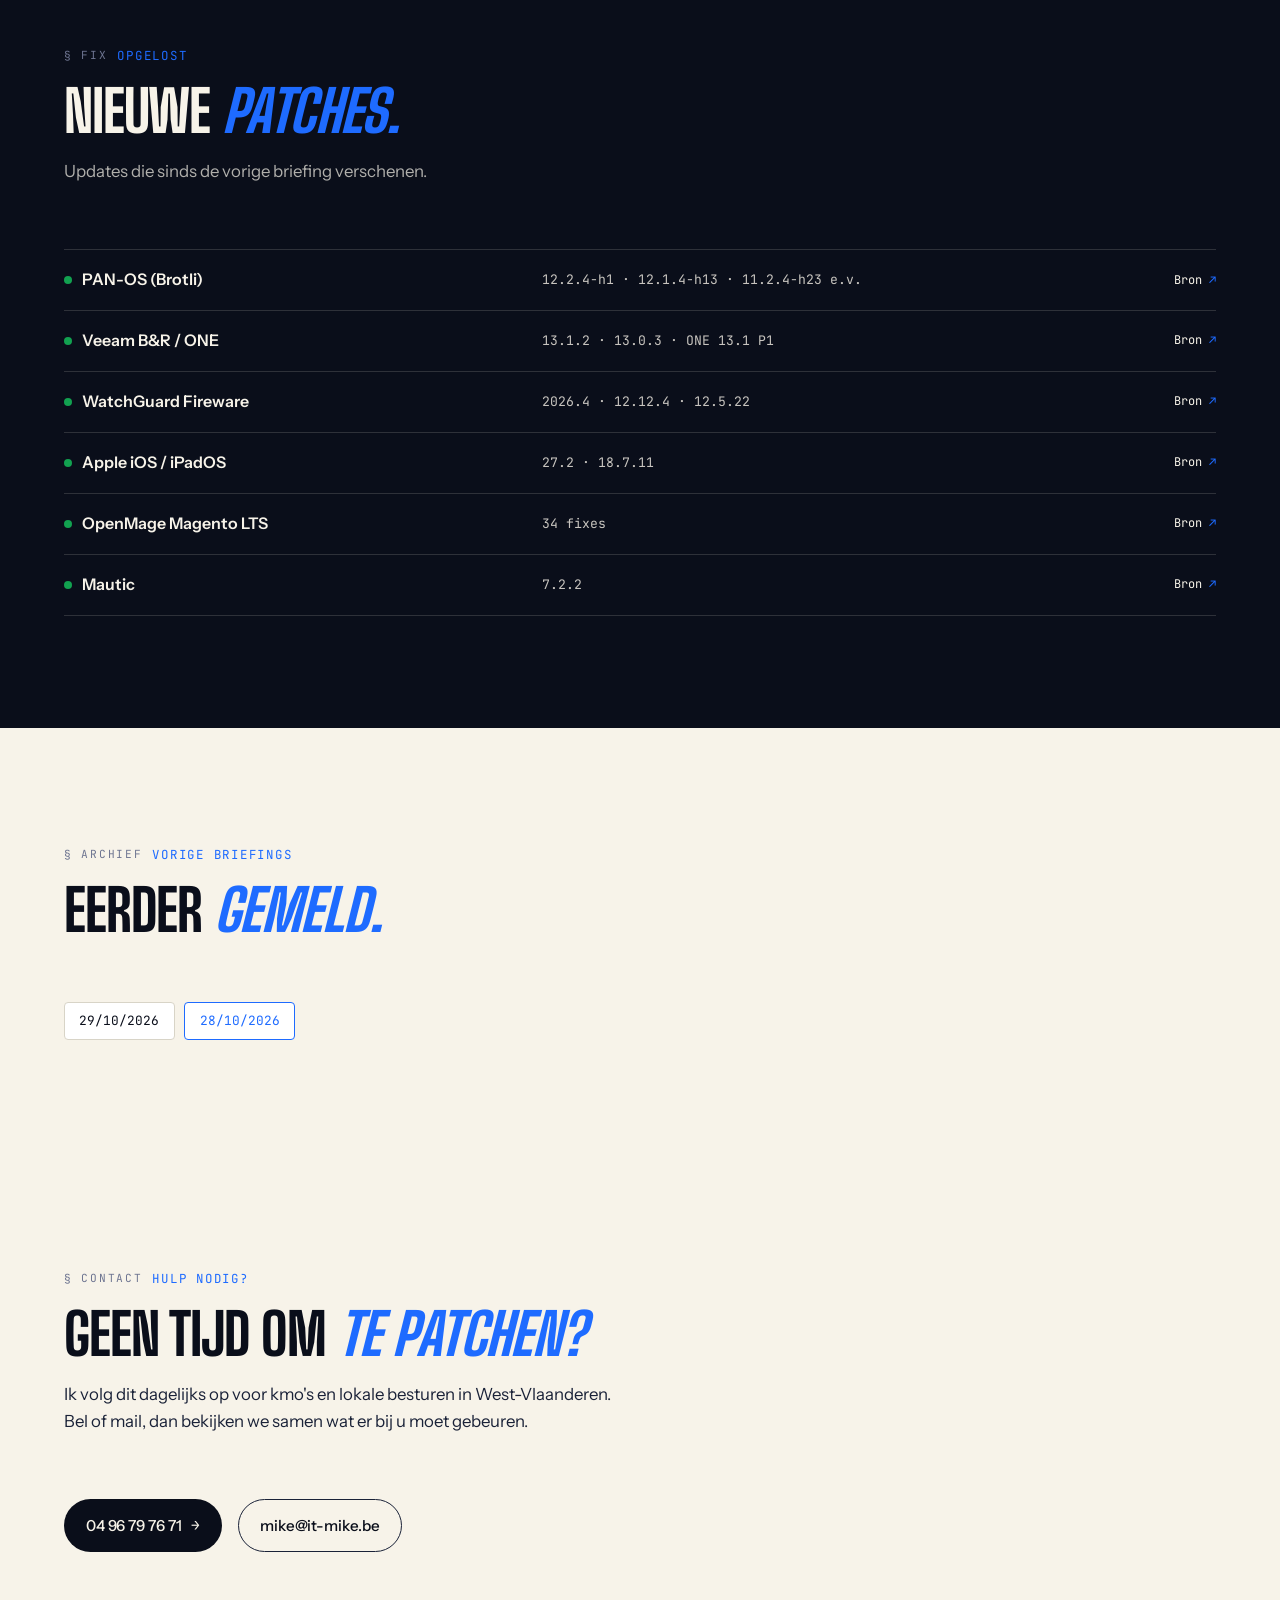
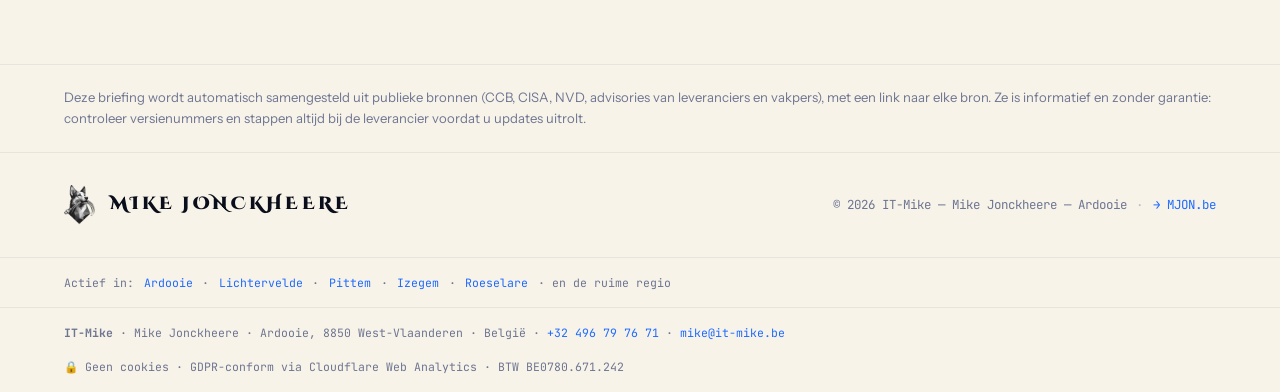
<file: cve/2026-10-28/index.html>
<!DOCTYPE html>
<html lang="nl">
<head>
<meta charset="UTF-8"/>
<meta name="viewport" content="width=device-width, initial-scale=1.0"/>
<title>CVE-briefing 28/10/2026 – 6 kritiek, 5 actief misbruikt | IT-Mike</title>
<meta name="description" content="CISA zette op 27/10 de Brotli-decoderfout en een Magento-lek op de lijst van actief misbruikte kwetsbaarheden. Draait u Node.js of .NET, update dan vandaag. WordPress-sites met YOOtheme Pro worden actief aangevallen."/>
<meta name="author" content="Mike Jonckheere — IT-Mike"/>
<meta name="robots" content="index, follow"/>
<link rel="canonical" href="https://it-mike.be/cve/2026-10-28/"/>
<link rel="icon" type="image/png" href="/media/Favicon.png"/>
<link rel="apple-touch-icon" href="/media/Favicon.png"/>
<meta property="og:type" content="article"/>
<meta property="og:url" content="https://it-mike.be/cve/2026-10-28/"/>
<meta property="og:title" content="CVE-briefing 28/10/2026 – 6 kritiek, 5 actief misbruikt | IT-Mike"/>
<meta property="og:description" content="CISA zette op 27/10 de Brotli-decoderfout en een Magento-lek op de lijst van actief misbruikte kwetsbaarheden. Draait u Node.js of .NET, update dan vandaag. WordPress-sites met YOOtheme Pro worden actief aangevallen."/>
<meta property="og:locale" content="nl_BE"/>
<meta property="og:image" content="https://it-mike.be/media/Logo with slogan.png"/>
<script type="application/ld+json">{"@context": "https://schema.org", "@type": "Article", "headline": "CVE-briefing 28/10/2026", "datePublished": "2026-10-28", "dateModified": "2026-10-28", "inLanguage": "nl-BE", "description": "CISA zette op 27/10 de Brotli-decoderfout en een Magento-lek op de lijst van actief misbruikte kwetsbaarheden. Draait u Node.js of .NET, update dan vandaag. WordPress-sites met YOOtheme Pro worden actief aangevallen.", "author": {"@type": "Person", "name": "Mike Jonckheere"}, "publisher": {"@type": "LocalBusiness", "name": "IT-Mike", "url": "https://it-mike.be"}, "mainEntityOfPage": "https://it-mike.be/cve/2026-10-28/"}</script>
<link rel="preconnect" href="https://fonts.googleapis.com"/>
<link rel="preconnect" href="https://fonts.gstatic.com" crossorigin/>
<link href="https://fonts.googleapis.com/css2?family=Big+Shoulders+Display:wght@500;700;800;900&family=Cinzel:wght@500;700;900&family=Instrument+Serif:ital@0;1&family=Instrument+Sans:wght@400;500;600&family=JetBrains+Mono:wght@400;500&display=swap" rel="stylesheet"/>
<link rel="stylesheet" href="/styles.css"/>
<link rel="stylesheet" href="/cve/cve.css"/>
</head>
<body>

<div class="mobile-menu" id="mobileMenu">
  <button class="mobile-close" id="mobileClose" aria-label="Sluit menu">×</button>
  <a href="/#diensten" class="mobile-link"><span>01</span>Diensten</a>
  <a href="/#werkwijze" class="mobile-link"><span>02</span>Werkwijze</a>
  <a href="/#over" class="mobile-link"><span>03</span>Over Mike</a>
  <a href="#contact" class="mobile-link"><span>04</span>Contact</a>
  <a href="tel:+32496797671" class="mobile-call">04 96 79 76 71</a>
</div>

<nav id="navbar" class="nav scrolled">
  <a href="/" class="nav-brand" aria-label="IT-Mike home">
    <img src="/media/Dog mark.png" alt="" class="nav-dog"/>
    <span class="nav-name">MIKE JONCKHEERE</span>
  </a>
  <ul class="nav-links">
    <li><a href="/#diensten"><span class="nav-num">01</span>Diensten</a></li>
    <li><a href="/#werkwijze"><span class="nav-num">02</span>Werkwijze</a></li>
    <li><a href="/#over"><span class="nav-num">03</span>Over Mike</a></li>
    <li><a href="#contact"><span class="nav-num">04</span>Contact</a></li>
  </ul>
  <a href="tel:+32496797671" class="nav-cta"><span class="nav-cta-dot"></span>04 96 79 76 71</a>
  <button class="nav-burger" id="navBurger" aria-label="Open menu"><span></span><span></span><span></span></button>
</nav>

<main>

<section class="section cve-hero">
  <div class="section-head">
    <div class="section-tag"><span class="tag-num">§ SECURITY</span>CVE-briefing · woensdag 28 oktober 2026</div>
    <h1 class="section-title">Brotli nu actief misbruikt. <em>Update vandaag.</em></h1>
    <p class="section-sub">CISA zette op 27/10 de Brotli-decoderfout en een Magento-lek op de lijst van actief misbruikte kwetsbaarheden. Draait u Node.js of .NET, update dan vandaag. WordPress-sites met YOOtheme Pro worden actief aangevallen.</p>
    <div class="cve-meta"><span>Periode <strong>27/10 ochtend – 28/10 ochtend</strong></span><span>Bijgewerkt <strong>28/10/2026</strong></span><a href="#archief">Archief →</a></div>
  </div>
  <div class="cve-stats">
    <div class="cve-stat cve-stat--crit"><div class="cve-stat-num">6</div><div class="cve-stat-label">Kritiek</div></div>
    <div class="cve-stat cve-stat--expl"><div class="cve-stat-num">5</div><div class="cve-stat-label">Actief misbruikt</div></div>
    <div class="cve-stat cve-stat--ok"><div class="cve-stat-num">6</div><div class="cve-stat-label">Nieuwe fixes</div></div>
  </div>
  <nav class="cve-jump" aria-label="Spring naar groep"><a href="#systeembeheer">Systeembeheer <span class="cve-count">4</span></a><a href="#algemeen">Algemeen <span class="cve-count">2</span></a><a href="#cameras">Camera&#x27;s &amp; toegang <span class="cve-count">1</span></a><a href="#websites">Websites &amp; webshops <span class="cve-count">3</span></a></nav>
</section>

<section class="section cve-group reveal" id="systeembeheer">
  <div class="section-head">
    <div class="section-tag"><span class="tag-num">§ 01</span>Systeembeheer</div>
    <h2 class="section-title">Servers, firewalls <em>&amp; backup.</em></h2>
    <p class="section-sub">Voor wie servers, firewalls, back-ups of Linux-machines beheert.</p>
  </div>
  <div class="cve-grid">
    <article class="cve-card cve-card--critical">
      <div class="cve-card-head">
        <div class="cve-badges"><span class="cve-badge cve-badge--expl">Actief misbruikt</span><span class="cve-badge cve-badge--critical">Kritiek</span><span class="cve-badge cve-badge--ok">Patch beschikbaar</span></div>
        <div class="cve-score"><div class="cve-score-num">9.2</div><div class="cve-score-label">CVSS</div></div>
      </div>
      <h3 class="cve-title">Brotli-decoder (Node.js, .NET, PAN-OS)</h3>
      <div class="cve-ids"><a href="https://nvd.nist.gov/vuln/detail/CVE-2026-111497" target="_blank" rel="noopener">CVE-2026-111497</a></div>
      <p class="cve-what">Een gemanipuleerde gecomprimeerde aanvraag kan zonder login het geheugen corrumperen en soms code laten uitvoeren. Sinds 27/10 staat het lek op de CISA KEV-lijst, en een eerste aanvalspoging op Node.js is vastgesteld.</p>
      <ul class="cve-steps"><li>Node.js → 22.23.4 / 24.22.1 / 26.12.1</li><li>.NET → 8.0.33 / 9.0.22 / 10.0.14</li><li>libbrotli → 1.0.10 / 1.1.1 / 1.2.1</li><li>Palo Alto PAN-OS 11.2 / 12.1 / 12.2: hotfix installeren</li><li>Daarna services herstarten en containers opnieuw bouwen</li></ul>
      <div class="cve-sources"><a href="https://securityonline.info/cisa-kev-magento-brotli-vulnerability/" target="_blank" rel="noopener">SecurityOnline – KEV <span aria-hidden="true">↗</span></a><a href="https://hol.org/blog/cve-2026-111497-brotli-cisa-kev-node2shell-exploit" target="_blank" rel="noopener">HOL – eerste aanval <span aria-hidden="true">↗</span></a><a href="https://securityonline.info/pan-os-brotli-vulnerability-cve-2026-111497/" target="_blank" rel="noopener">SecurityOnline – PAN-OS <span aria-hidden="true">↗</span></a></div>
    </article>
    <article class="cve-card cve-card--critical">
      <div class="cve-card-head">
        <div class="cve-badges"><span class="cve-badge cve-badge--critical">Kritiek</span><span class="cve-badge cve-badge--ok">Patch beschikbaar</span></div>
        <div class="cve-score"><div class="cve-score-num">9.1</div><div class="cve-score-label">CVSS</div></div>
      </div>
      <h3 class="cve-title">Veeam Backup &amp; Replication 13</h3>
      <div class="cve-ids"><a href="https://nvd.nist.gov/vuln/detail/CVE-2026-108142" target="_blank" rel="noopener">CVE-2026-108142</a></div>
      <p class="cve-what">Een autorisatie-bypass zonder login in de CDP Coordinator Service. Misbruik is nog niet bekend, maar back-upservers zijn een favoriet doelwit van ransomware.</p>
      <ul class="cve-steps"><li>Updaten naar 13.1.2 (build 13.1.2.57) of 13.0.3 (build 13.0.3.63)</li><li>Veeam ONE → 13.1 P1</li><li>Veeam-poorten alleen bereikbaar vanaf het beheernetwerk</li></ul>
      <div class="cve-sources"><a href="https://securityonline.info/veeam-vulnerabilities-backup-replication-veeam-one/" target="_blank" rel="noopener">SecurityOnline – Veeam <span aria-hidden="true">↗</span></a></div>
    </article>
    <article class="cve-card cve-card--critical">
      <div class="cve-card-head">
        <div class="cve-badges"><span class="cve-badge cve-badge--critical">Kritiek</span><span class="cve-badge cve-badge--ok">Patch beschikbaar</span></div>
        <div class="cve-score"><div class="cve-score-num">9.1–9.5</div><div class="cve-score-label">CVSS</div></div>
      </div>
      <h3 class="cve-title">WatchGuard Fireware OS</h3>
      <div class="cve-ids"><a href="https://nvd.nist.gov/vuln/detail/CVE-2026-93866" target="_blank" rel="noopener">CVE-2026-93866</a><a href="https://nvd.nist.gov/vuln/detail/CVE-2026-93857" target="_blank" rel="noopener">CVE-2026-93857</a><a href="https://nvd.nist.gov/vuln/detail/CVE-2026-93865" target="_blank" rel="noopener">CVE-2026-93865</a></div>
      <p class="cve-what">Zeven kritieke lekken, onder meer in Access Portal, de SIP-proxy en FireCluster. Een deel ervan werkt zonder login.</p>
      <ul class="cve-steps"><li>Nieuwste build van je tak installeren (2026.4 / 12.12.4 / 12.5.22). De bronnen spreken elkaar tegen over de exacte build: check de WatchGuard PSIRT</li><li>Access Portal en SIP-proxy uitschakelen als je ze niet gebruikt</li></ul>
      <div class="cve-sources"><a href="https://securityonline.info/watchguard-fireware-os-vulnerabilities-2/" target="_blank" rel="noopener">SecurityOnline – WatchGuard <span aria-hidden="true">↗</span></a></div>
    </article>
    <article class="cve-card cve-card--critical">
      <div class="cve-card-head">
        <div class="cve-badges"><span class="cve-badge cve-badge--critical">Kritiek</span><span class="cve-badge cve-badge--ok">Patch beschikbaar</span></div>
        <div class="cve-score"><div class="cve-score-num">9.8</div><div class="cve-score-label">CVSS</div></div>
      </div>
      <h3 class="cve-title">Supermicro BMC / IPMI</h3>
      <div class="cve-ids"><a href="https://nvd.nist.gov/vuln/detail/CVE-2026-18450" target="_blank" rel="noopener">CVE-2026-18450</a></div>
      <p class="cve-what">Acht lekken in de beheerchip van 392 moederborden. Met het ergste kan iemand zonder login commando&#x27;s uitvoeren.</p>
      <ul class="cve-steps"><li>BMC-firmware updaten (zie de Supermicro-advisory per bord)</li><li>BMC nooit op het internet of het gewone LAN</li><li>BMC-wachtwoorden wijzigen na de update</li></ul>
      <div class="cve-sources"><a href="https://securityonline.info/supermicro-bmc-vulnerabilities-ipmi/" target="_blank" rel="noopener">SecurityOnline – Supermicro <span aria-hidden="true">↗</span></a></div>
    </article></div>
  
</section>
<section class="section cve-group reveal" id="algemeen">
  <div class="section-head">
    <div class="section-tag"><span class="tag-num">§ 02</span>Algemeen</div>
    <h2 class="section-title">Voor <em>iedereen.</em></h2>
    <p class="section-sub">Telefoons, tablets en apps die elke medewerker of zaakvoerder gebruikt.</p>
  </div>
  <div class="cve-grid">
    <article class="cve-card cve-card--high">
      <div class="cve-card-head">
        <div class="cve-badges"><span class="cve-badge cve-badge--expl">Actief misbruikt</span><span class="cve-badge cve-badge--high">Hoog</span><span class="cve-badge cve-badge--ok">Patch beschikbaar</span></div>
        <div class="cve-score"><div class="cve-score-num">8.8</div><div class="cve-score-label">CVSS</div></div>
      </div>
      <h3 class="cve-title">iPhone &amp; iPad</h3>
      <div class="cve-ids"><a href="https://nvd.nist.gov/vuln/detail/CVE-2026-86950" target="_blank" rel="noopener">CVE-2026-86950</a></div>
      <p class="cve-what">Een gemanipuleerd bestand kan code uitvoeren op je toestel. Apple meldt gerichte aanvallen. De fix is nu ook beschikbaar voor oudere toestellen.</p>
      <ul class="cve-steps"><li>Updaten naar iOS/iPadOS 27.2</li><li>Oudere toestellen (iPhone XS/XR, iPad 7e generatie): 18.7.11</li></ul>
      <div class="cve-sources"><a href="https://thehackernews.com/2026/10/apple-backports-fix-for-exploited.html" target="_blank" rel="noopener">The Hacker News – Apple <span aria-hidden="true">↗</span></a></div>
    </article>
    <article class="cve-card cve-card--high">
      <div class="cve-card-head">
        <div class="cve-badges"><span class="cve-badge cve-badge--high">Hoog</span><span class="cve-badge cve-badge--ok">Patch beschikbaar</span></div>
        <div class="cve-score"><div class="cve-score-num">8.6</div><div class="cve-score-label">CVSS</div></div>
      </div>
      <h3 class="cve-title">Microsoft Authenticator (Android)</h3>
      <div class="cve-ids"><a href="https://nvd.nist.gov/vuln/detail/CVE-2026-80097" target="_blank" rel="noopener">CVE-2026-80097</a></div>
      <p class="cve-what">Een kwaadaardige app zonder rechten kon inlogtokens voor Microsoft 365 (mail, bestanden, agenda) buitmaken.</p>
      <ul class="cve-steps"><li>Authenticator updaten naar 6.2606.4246 of hoger</li><li>Beheerders: deze minimumversie afdwingen via Intune</li></ul>
      <div class="cve-sources"><a href="https://thehackernews.com/2026/10/microsoft-authenticator-flaw-let.html" target="_blank" rel="noopener">The Hacker News – Authenticator <span aria-hidden="true">↗</span></a></div>
    </article></div>
  
</section>
<section class="section cve-group reveal" id="cameras">
  <div class="section-head">
    <div class="section-tag"><span class="tag-num">§ 03</span>Camera&#x27;s &amp; toegang</div>
    <h2 class="section-title">Camera&#x27;s &amp; <em>toegangscontrole.</em></h2>
    <p class="section-sub">IP-camera&#x27;s, recorders, badgelezers en deursystemen.</p>
  </div>
  <div class="cve-grid">
    <article class="cve-card cve-card--high">
      <div class="cve-card-head">
        <div class="cve-badges"><span class="cve-badge cve-badge--expl">Actief misbruikt</span><span class="cve-badge cve-badge--high">Hoog</span><span class="cve-badge cve-badge--warn">Workaround</span></div>
        
      </div>
      <h3 class="cve-title">Dahua-camera&#x27;s &amp; -recorders</h3>
      <div class="cve-ids"><a href="https://nvd.nist.gov/vuln/detail/CVE-2021-33044" target="_blank" rel="noopener">CVE-2021-33044</a><a href="https://nvd.nist.gov/vuln/detail/CVE-2021-33045" target="_blank" rel="noopener">CVE-2021-33045</a></div>
      <p class="cve-what">Aanvallers kapen camera&#x27;s via de P2P-clouddienst (Easy4IP), ook als die achter een router zitten. Ze gebruiken zwakke wachtwoorden of verouderde firmware en plaatsen een verborgen account.</p>
      <ul class="cve-steps"><li>P2P/Easy4IP uitschakelen als je het niet nodig hebt</li><li>Firmware updaten en sterke wachtwoorden instellen</li><li>Onbekend account (bv. p2pwn)? Dan is het toestel gecompromitteerd</li><li>Poort 37777 nooit openzetten naar het internet</li></ul>
      <div class="cve-sources"><a href="https://thehackernews.com/2026/10/attackers-hijack-dahua-ip-cameras-in.html" target="_blank" rel="noopener">The Hacker News – Dahua <span aria-hidden="true">↗</span></a></div>
    </article></div>
  <p class="cve-empty">Toegangscontrole: geen nieuwe kritieke meldingen.</p>
</section>
<section class="section cve-group reveal" id="websites">
  <div class="section-head">
    <div class="section-tag"><span class="tag-num">§ 04</span>Websites &amp; webshops</div>
    <h2 class="section-title">Websites &amp; <em>webshops.</em></h2>
    <p class="section-sub">WordPress, Joomla, Magento en PHP-hosting.</p>
  </div>
  <div class="cve-grid">
    <article class="cve-card cve-card--critical">
      <div class="cve-card-head">
        <div class="cve-badges"><span class="cve-badge cve-badge--expl">Actief misbruikt</span><span class="cve-badge cve-badge--critical">Kritiek</span><span class="cve-badge cve-badge--ok">Patch beschikbaar</span></div>
        <div class="cve-score"><div class="cve-score-num">10.0</div><div class="cve-score-label">CVSS</div></div>
      </div>
      <h3 class="cve-title">YOOtheme Pro (WordPress / Joomla)</h3>
      <div class="cve-ids"><a href="https://nvd.nist.gov/vuln/detail/CVE-2026-102785" target="_blank" rel="noopener">CVE-2026-102785</a></div>
      <p class="cve-what">Zonder login kan een aanvaller een vermomd PHP-bestand op je site zetten. Er worden webshells geplaatst sinds 26/10.</p>
      <ul class="cve-steps"><li>Updaten naar YOOtheme Pro 5.0.53</li><li>In wp-content/uploads/ zoeken naar bestanden die met &#x27;yt&#x27; beginnen en naar een map ALFA_DATA</li><li>Iets gevonden? Behandel de site als gehackt</li></ul>
      <div class="cve-sources"><a href="https://securityonline.info/yootheme-pro-vulnerability-cve-2026-102785-exploited/" target="_blank" rel="noopener">SecurityOnline – YOOtheme <span aria-hidden="true">↗</span></a></div>
    </article>
    <article class="cve-card cve-card--critical">
      <div class="cve-card-head">
        <div class="cve-badges"><span class="cve-badge cve-badge--expl">Actief misbruikt</span><span class="cve-badge cve-badge--critical">Kritiek</span><span class="cve-badge cve-badge--ok">Patch beschikbaar</span></div>
        <div class="cve-score"><div class="cve-score-num">9.3</div><div class="cve-score-label">CVSS</div></div>
      </div>
      <h3 class="cve-title">Magento / Adobe Commerce</h3>
      <div class="cve-ids"><a href="https://nvd.nist.gov/vuln/detail/CVE-2026-48356" target="_blank" rel="noopener">CVE-2026-48356</a></div>
      <p class="cve-what">Via een ongecontroleerde bestandsupload kan code uitgevoerd worden. Sinds 27/10 staat het lek op de CISA KEV-lijst.</p>
      <ul class="cve-steps"><li>Patch APSB26-73 (juli 2026) installeren</li><li>De checkout controleren op onbekende JavaScript</li></ul>
      <div class="cve-sources"><a href="https://securityonline.info/cisa-kev-magento-brotli-vulnerability/" target="_blank" rel="noopener">SecurityOnline – KEV <span aria-hidden="true">↗</span></a><a href="https://thehackernews.com/2026/10/hackers-infect-953-online-stores-with.html" target="_blank" rel="noopener">THN – 953 webshops <span aria-hidden="true">↗</span></a></div>
    </article>
    <article class="cve-card cve-card--critical">
      <div class="cve-card-head">
        <div class="cve-badges"><span class="cve-badge cve-badge--expl">Actief misbruikt</span><span class="cve-badge cve-badge--critical">Kritiek</span><span class="cve-badge cve-badge--ok">Patch beschikbaar</span></div>
        <div class="cve-score"><div class="cve-score-num">9.2</div><div class="cve-score-label">CVSS</div></div>
      </div>
      <h3 class="cve-title">PHP (PHP2Shell)</h3>
      <div class="cve-ids"><a href="https://nvd.nist.gov/vuln/detail/CVE-2026-109618" target="_blank" rel="noopener">CVE-2026-109618</a><a href="https://nvd.nist.gov/vuln/detail/CVE-2026-109619" target="_blank" rel="noopener">CVE-2026-109619</a></div>
      <p class="cve-what">Wordt nog steeds actief aangevallen. Volgens Censys draaien wereldwijd nog meer dan 32 miljoen kwetsbare PHP-diensten.</p>
      <ul class="cve-steps"><li>Minimaal PHP 8.2.35 / 8.3.36 / 8.4.27 / 8.5.12</li><li>PHP 8.1 of ouder: migreren</li></ul>
      <div class="cve-sources"><a href="https://thehackernews.com/2026/10/cisa-confirms-active-exploitation-of.html" target="_blank" rel="noopener">The Hacker News – PHP2Shell <span aria-hidden="true">↗</span></a></div>
    </article></div>
  
</section>

<section class="section cve-fixed reveal" id="opgelost">
  <div class="section-head">
    <div class="section-tag"><span class="tag-num">§ FIX</span>Opgelost</div>
    <h2 class="section-title">Nieuwe <em>patches.</em></h2>
    <p class="section-sub">Updates die sinds de vorige briefing verschenen.</p>
  </div>
  <div class="cve-fixed-list">
    <div class="cve-fixed-row">
      <span class="cve-fixed-prod">PAN-OS (Brotli)</span>
      <span class="cve-fixed-ver">12.2.4-h1 · 12.1.4-h13 · 11.2.4-h23 e.v.</span>
      <a href="https://securityonline.info/pan-os-brotli-vulnerability-cve-2026-111497/" target="_blank" rel="noopener">Bron <span aria-hidden="true">↗</span></a>
    </div>
    <div class="cve-fixed-row">
      <span class="cve-fixed-prod">Veeam B&amp;R / ONE</span>
      <span class="cve-fixed-ver">13.1.2 · 13.0.3 · ONE 13.1 P1</span>
      <a href="https://securityonline.info/veeam-vulnerabilities-backup-replication-veeam-one/" target="_blank" rel="noopener">Bron <span aria-hidden="true">↗</span></a>
    </div>
    <div class="cve-fixed-row">
      <span class="cve-fixed-prod">WatchGuard Fireware</span>
      <span class="cve-fixed-ver">2026.4 · 12.12.4 · 12.5.22</span>
      <a href="https://securityonline.info/watchguard-fireware-os-vulnerabilities-2/" target="_blank" rel="noopener">Bron <span aria-hidden="true">↗</span></a>
    </div>
    <div class="cve-fixed-row">
      <span class="cve-fixed-prod">Apple iOS / iPadOS</span>
      <span class="cve-fixed-ver">27.2 · 18.7.11</span>
      <a href="https://thehackernews.com/2026/10/apple-backports-fix-for-exploited.html" target="_blank" rel="noopener">Bron <span aria-hidden="true">↗</span></a>
    </div>
    <div class="cve-fixed-row">
      <span class="cve-fixed-prod">OpenMage Magento LTS</span>
      <span class="cve-fixed-ver">34 fixes</span>
      <a href="https://securityonline.info/openmage-vulnerabilities-oauth-csrf/" target="_blank" rel="noopener">Bron <span aria-hidden="true">↗</span></a>
    </div>
    <div class="cve-fixed-row">
      <span class="cve-fixed-prod">Mautic</span>
      <span class="cve-fixed-ver">7.2.2</span>
      <a href="https://securityonline.info/mautic-vulnerabilities-rce-sqli-patched-7-2-2/" target="_blank" rel="noopener">Bron <span aria-hidden="true">↗</span></a>
    </div></div>
</section>

<section class="section reveal" id="archief">
  <div class="section-head">
    <div class="section-tag"><span class="tag-num">§ ARCHIEF</span>Vorige briefings</div>
    <h2 class="section-title">Eerder <em>gemeld.</em></h2>
  </div>
  <div class="cve-archive-list"><a href="/cve/2026-10-29/">29/10/2026</a><a href="/cve/2026-10-28/" aria-current="page">28/10/2026</a></div>
</section>

<section class="section wb-contact reveal" id="contact">
  <div class="section-head">
    <div class="section-tag"><span class="tag-num">§ CONTACT</span>Hulp nodig?</div>
    <h2 class="section-title">Geen tijd om <em>te patchen?</em></h2>
    <p class="section-sub">Ik volg dit dagelijks op voor kmo's en lokale besturen in West-Vlaanderen. Bel of mail, dan bekijken we samen wat er bij u moet gebeuren.</p>
  </div>
  <div class="wb-contact-actions">
    <a href="tel:+32496797671" class="btn btn-primary">04 96 79 76 71 <span class="btn-arrow">→</span></a>
    <a href="mailto:mike@it-mike.be?subject=CVE-briefing%2028/10/2026" class="btn btn-ghost">mike@it-mike.be</a>
  </div>
</section>

<p class="cve-disclaimer">Deze briefing wordt automatisch samengesteld uit publieke bronnen (CCB, CISA, NVD, advisories van leveranciers en vakpers), met een link naar elke bron. Ze is informatief en zonder garantie: controleer versienummers en stappen altijd bij de leverancier voordat u updates uitrolt.</p>

</main>

<footer class="footer">
  <div class="footer-row">
    <div class="footer-brand">
      <img src="/media/Dog mark.png" alt="IT-Mike" class="footer-dog"/>
      <span class="footer-name">MIKE JONCKHEERE</span>
    </div>
    <div class="footer-meta">
      <span>© 2026 IT-Mike — Mike Jonckheere — Ardooie</span>
      <span class="footer-sep">·</span>
      <a href="https://mjon.be">→ MJON.be</a>
    </div>
  </div>
  <div class="footer-areas">
    <span>Actief in:</span>
    <a href="/ardooie/">Ardooie</a> ·
    <a href="/lichtervelde/">Lichtervelde</a> ·
    <a href="/pittem/">Pittem</a> ·
    <a href="/izegem/">Izegem</a> ·
    <a href="/roeselare/">Roeselare</a>
    <span>· en de ruime regio</span>
  </div>
  <div class="footer-bar">
    <address class="footer-address">
      <strong>IT-Mike</strong> · Mike Jonckheere · Ardooie, 8850 West-Vlaanderen · België ·
      <a href="tel:+32496797671">+32 496 79 76 71</a> ·
      <a href="mailto:mike@it-mike.be">mike@it-mike.be</a>
    </address>
    <span>🔒 Geen cookies · GDPR-conform via Cloudflare Web Analytics · BTW BE0780.671.242</span>
  </div>
</footer>

<script>
var mobileMenu = document.getElementById('mobileMenu');
document.getElementById('navBurger').addEventListener('click', function() { mobileMenu.classList.add('open'); });
document.getElementById('mobileClose').addEventListener('click', function() { mobileMenu.classList.remove('open'); });
document.querySelectorAll('.mobile-link').forEach(function(l) { l.addEventListener('click', function() { mobileMenu.classList.remove('open'); }); });
if ('IntersectionObserver' in window) {
  var obs = new IntersectionObserver(function(entries) {
    entries.forEach(function(en) { if (en.isIntersecting) { en.target.classList.add('visible'); obs.unobserve(en.target); } });
  }, { threshold: 0.08, rootMargin: '0px 0px -40px 0px' });
  document.querySelectorAll('.reveal').forEach(function(el) { obs.observe(el); });
} else {
  document.querySelectorAll('.reveal').forEach(function(el) { el.classList.add('visible'); });
}
</script>
</body>
</html>
</file>
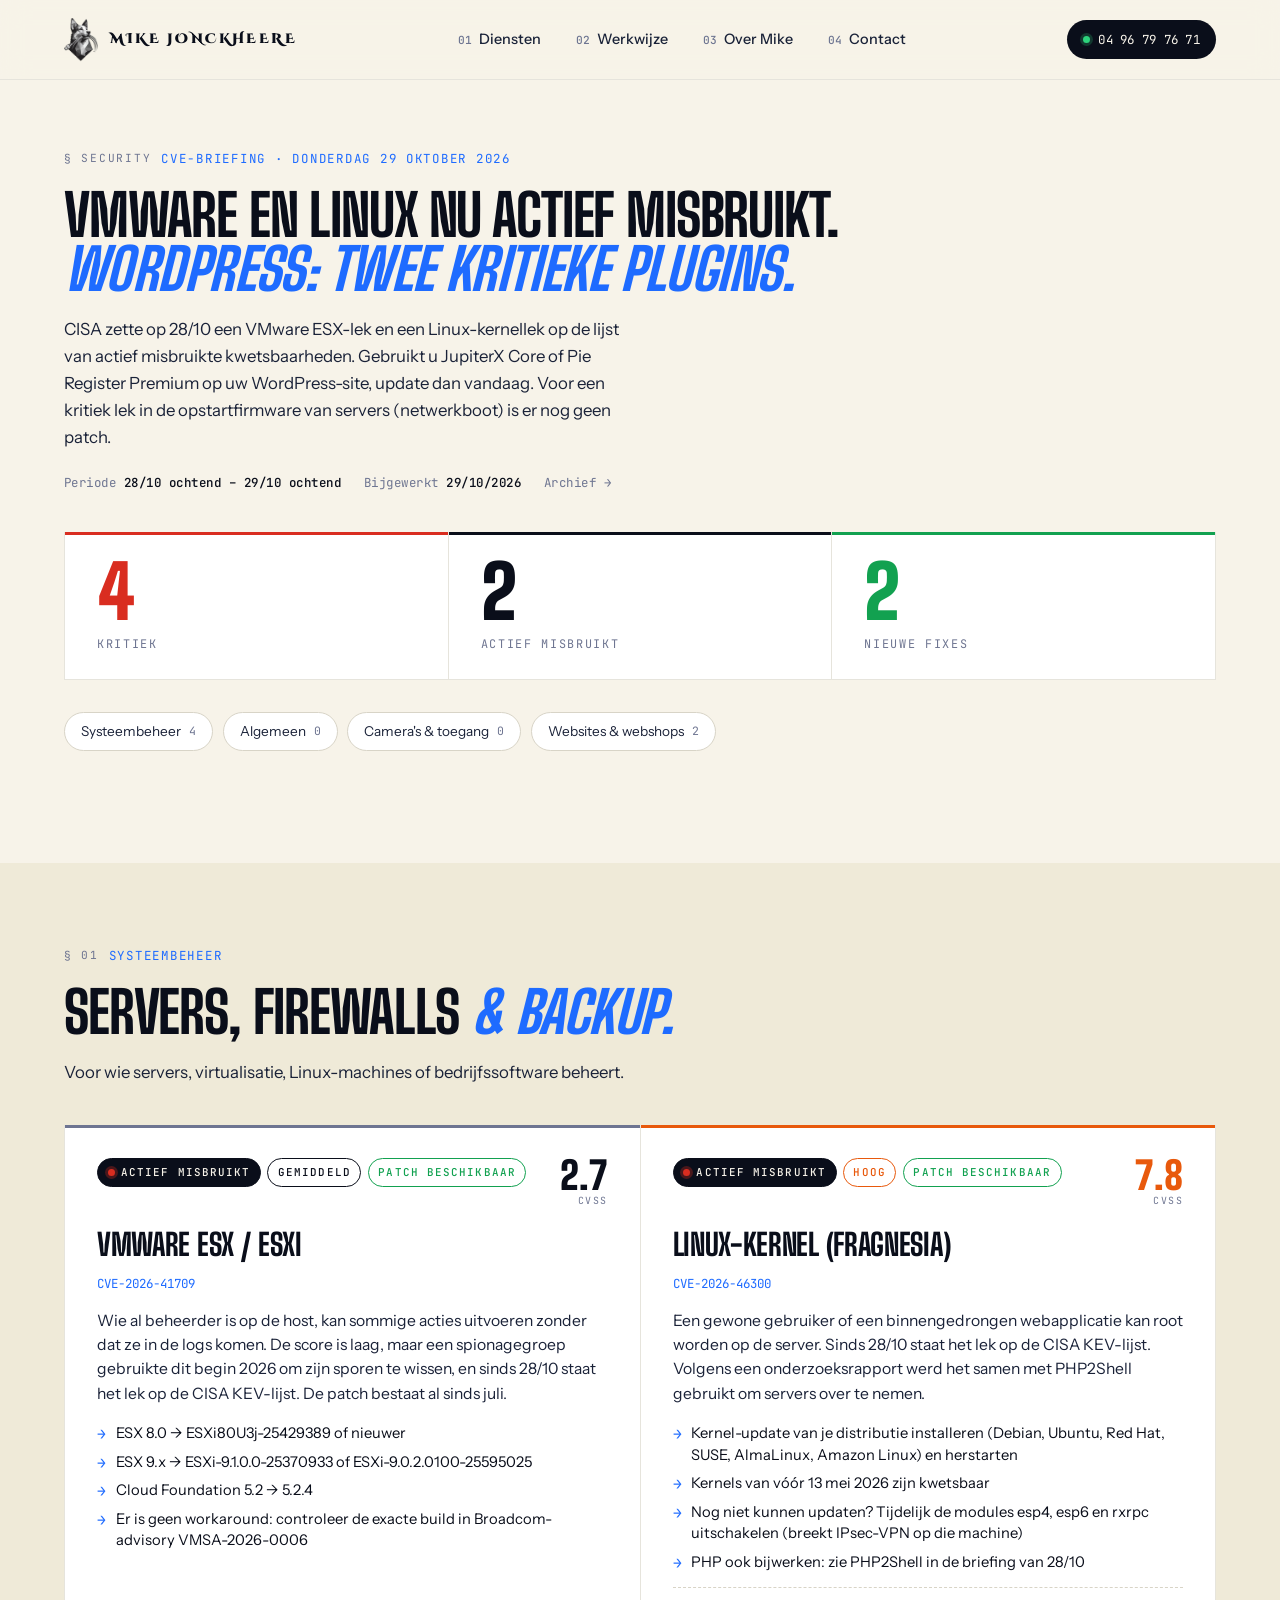
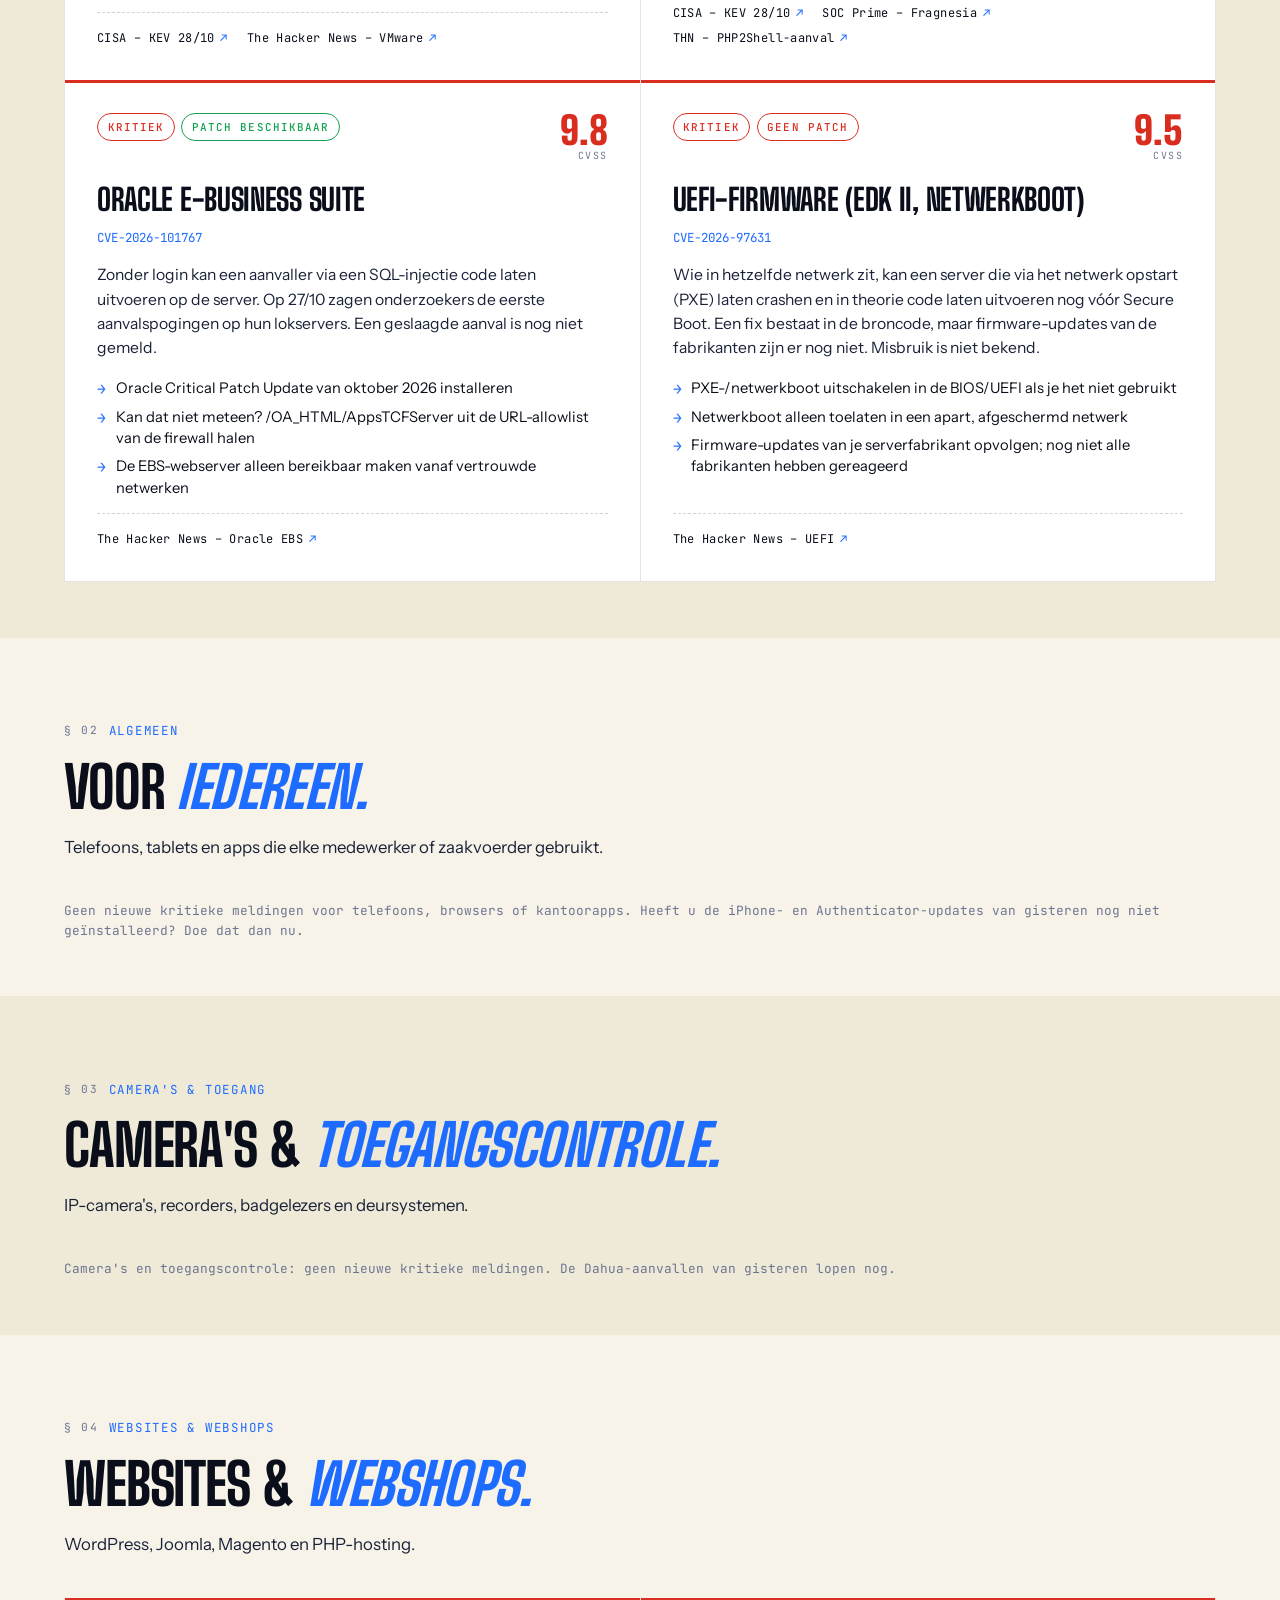
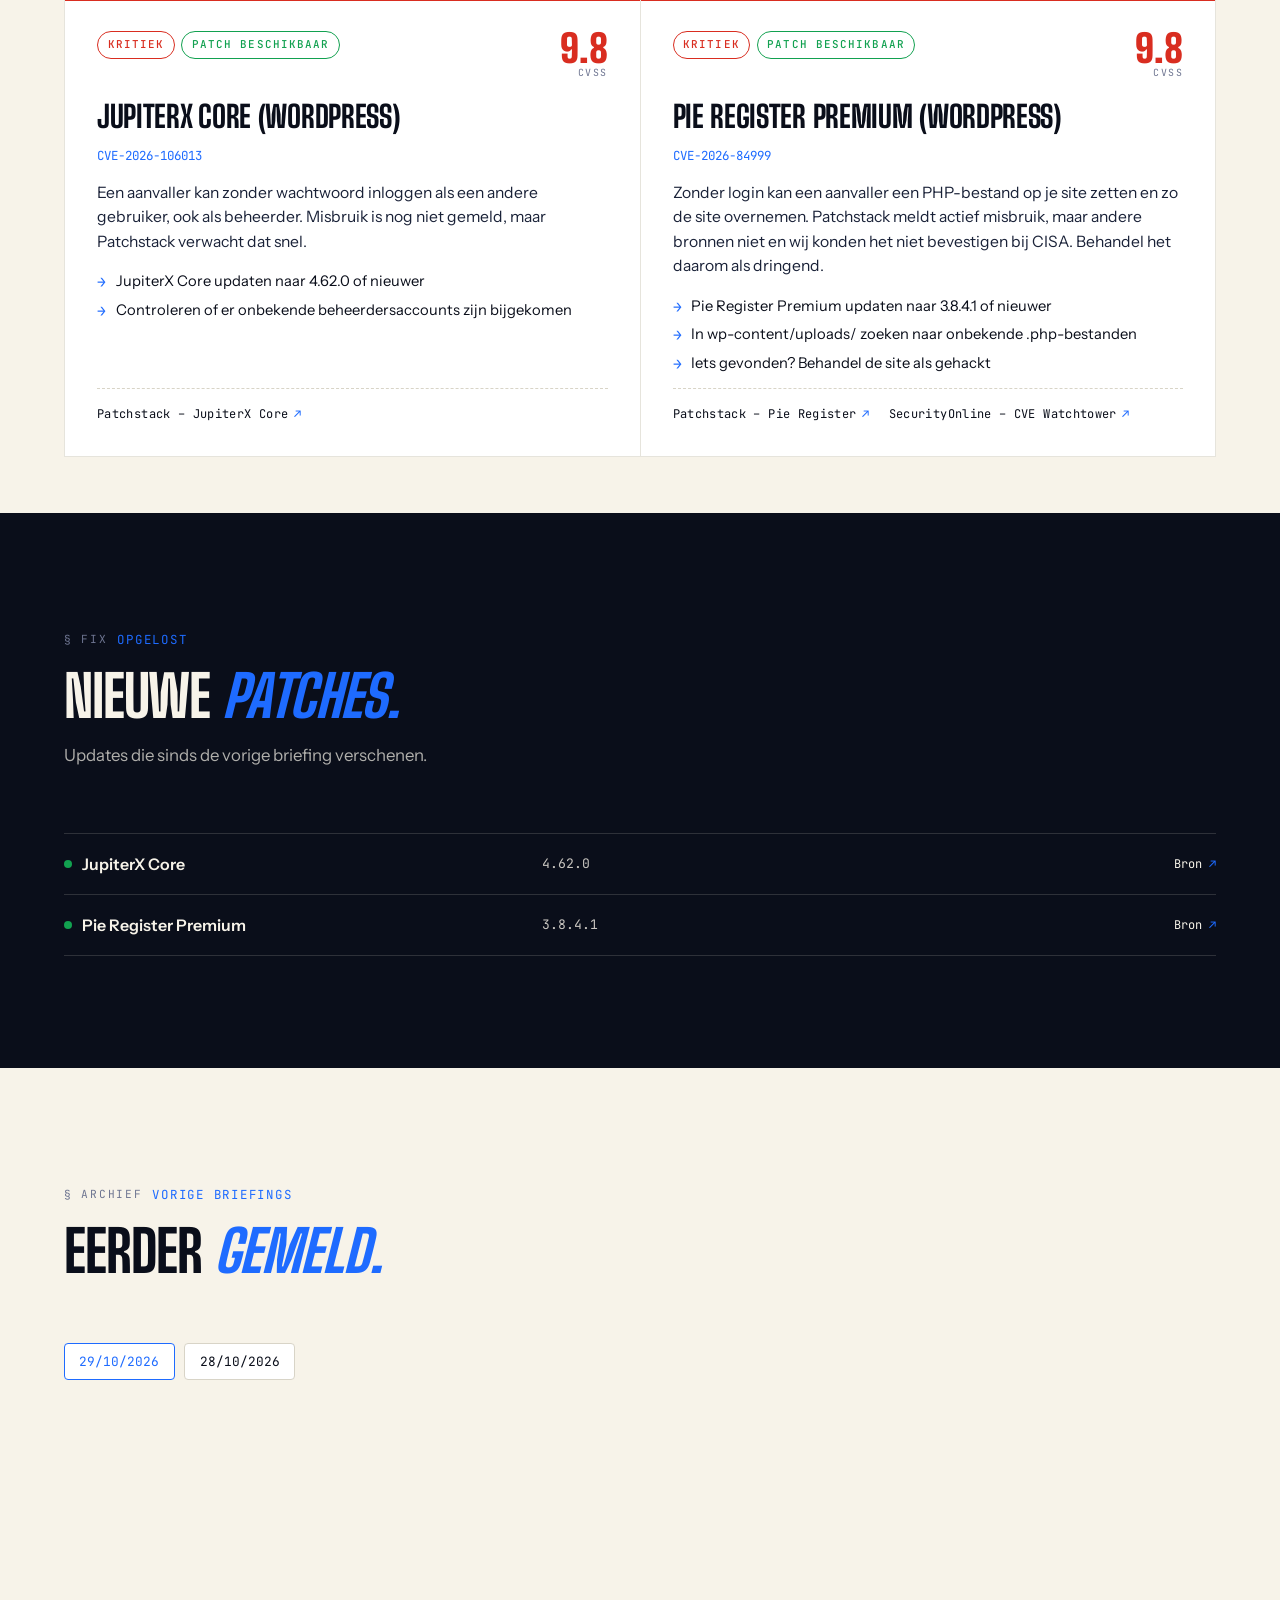
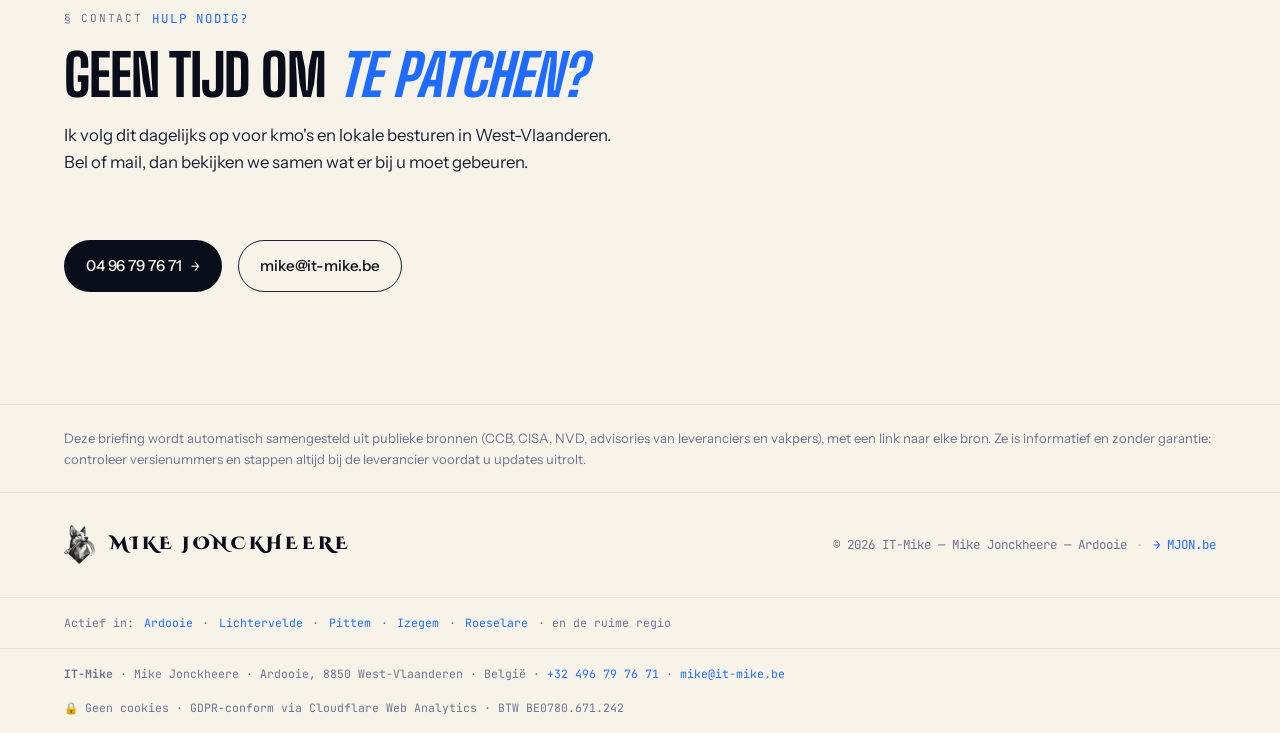
<file: cve/2026-10-29/index.html>
<!DOCTYPE html>
<html lang="nl">
<head>
<meta charset="UTF-8"/>
<meta name="viewport" content="width=device-width, initial-scale=1.0"/>
<title>CVE-briefing 29/10/2026 – 4 kritiek, 2 actief misbruikt | IT-Mike</title>
<meta name="description" content="CISA zette op 28/10 een VMware ESX-lek en een Linux-kernellek op de lijst van actief misbruikte kwetsbaarheden. Gebruikt u JupiterX Core of Pie Register Premium op uw WordPress-site, update dan vandaag. Voor een kritiek lek in de opstartfirmware van servers (netwerkboot) is er nog geen patch."/>
<meta name="author" content="Mike Jonckheere — IT-Mike"/>
<meta name="robots" content="index, follow"/>
<link rel="canonical" href="https://it-mike.be/cve/2026-10-29/"/>
<link rel="icon" type="image/png" href="/media/Favicon.png"/>
<link rel="apple-touch-icon" href="/media/Favicon.png"/>
<meta property="og:type" content="article"/>
<meta property="og:url" content="https://it-mike.be/cve/2026-10-29/"/>
<meta property="og:title" content="CVE-briefing 29/10/2026 – 4 kritiek, 2 actief misbruikt | IT-Mike"/>
<meta property="og:description" content="CISA zette op 28/10 een VMware ESX-lek en een Linux-kernellek op de lijst van actief misbruikte kwetsbaarheden. Gebruikt u JupiterX Core of Pie Register Premium op uw WordPress-site, update dan vandaag. Voor een kritiek lek in de opstartfirmware van servers (netwerkboot) is er nog geen patch."/>
<meta property="og:locale" content="nl_BE"/>
<meta property="og:image" content="https://it-mike.be/media/Logo with slogan.png"/>
<script type="application/ld+json">{"@context": "https://schema.org", "@type": "Article", "headline": "CVE-briefing 29/10/2026", "datePublished": "2026-10-29", "dateModified": "2026-10-29", "inLanguage": "nl-BE", "description": "CISA zette op 28/10 een VMware ESX-lek en een Linux-kernellek op de lijst van actief misbruikte kwetsbaarheden. Gebruikt u JupiterX Core of Pie Register Premium op uw WordPress-site, update dan vandaag. Voor een kritiek lek in de opstartfirmware van servers (netwerkboot) is er nog geen patch.", "author": {"@type": "Person", "name": "Mike Jonckheere"}, "publisher": {"@type": "LocalBusiness", "name": "IT-Mike", "url": "https://it-mike.be"}, "mainEntityOfPage": "https://it-mike.be/cve/2026-10-29/"}</script>
<link rel="preconnect" href="https://fonts.googleapis.com"/>
<link rel="preconnect" href="https://fonts.gstatic.com" crossorigin/>
<link href="https://fonts.googleapis.com/css2?family=Big+Shoulders+Display:wght@500;700;800;900&family=Cinzel:wght@500;700;900&family=Instrument+Serif:ital@0;1&family=Instrument+Sans:wght@400;500;600&family=JetBrains+Mono:wght@400;500&display=swap" rel="stylesheet"/>
<link rel="stylesheet" href="/styles.css"/>
<link rel="stylesheet" href="/cve/cve.css"/>
</head>
<body>

<div class="mobile-menu" id="mobileMenu">
  <button class="mobile-close" id="mobileClose" aria-label="Sluit menu">×</button>
  <a href="/#diensten" class="mobile-link"><span>01</span>Diensten</a>
  <a href="/#werkwijze" class="mobile-link"><span>02</span>Werkwijze</a>
  <a href="/#over" class="mobile-link"><span>03</span>Over Mike</a>
  <a href="#contact" class="mobile-link"><span>04</span>Contact</a>
  <a href="tel:+32496797671" class="mobile-call">04 96 79 76 71</a>
</div>

<nav id="navbar" class="nav scrolled">
  <a href="/" class="nav-brand" aria-label="IT-Mike home">
    <img src="/media/Dog mark.png" alt="" class="nav-dog"/>
    <span class="nav-name">MIKE JONCKHEERE</span>
  </a>
  <ul class="nav-links">
    <li><a href="/#diensten"><span class="nav-num">01</span>Diensten</a></li>
    <li><a href="/#werkwijze"><span class="nav-num">02</span>Werkwijze</a></li>
    <li><a href="/#over"><span class="nav-num">03</span>Over Mike</a></li>
    <li><a href="#contact"><span class="nav-num">04</span>Contact</a></li>
  </ul>
  <a href="tel:+32496797671" class="nav-cta"><span class="nav-cta-dot"></span>04 96 79 76 71</a>
  <button class="nav-burger" id="navBurger" aria-label="Open menu"><span></span><span></span><span></span></button>
</nav>

<main>

<section class="section cve-hero">
  <div class="section-head">
    <div class="section-tag"><span class="tag-num">§ SECURITY</span>CVE-briefing · donderdag 29 oktober 2026</div>
    <h1 class="section-title">VMware en Linux nu actief misbruikt. <em>WordPress: twee kritieke plugins.</em></h1>
    <p class="section-sub">CISA zette op 28/10 een VMware ESX-lek en een Linux-kernellek op de lijst van actief misbruikte kwetsbaarheden. Gebruikt u JupiterX Core of Pie Register Premium op uw WordPress-site, update dan vandaag. Voor een kritiek lek in de opstartfirmware van servers (netwerkboot) is er nog geen patch.</p>
    <div class="cve-meta"><span>Periode <strong>28/10 ochtend – 29/10 ochtend</strong></span><span>Bijgewerkt <strong>29/10/2026</strong></span><a href="#archief">Archief →</a></div>
  </div>
  <div class="cve-stats">
    <div class="cve-stat cve-stat--crit"><div class="cve-stat-num">4</div><div class="cve-stat-label">Kritiek</div></div>
    <div class="cve-stat cve-stat--expl"><div class="cve-stat-num">2</div><div class="cve-stat-label">Actief misbruikt</div></div>
    <div class="cve-stat cve-stat--ok"><div class="cve-stat-num">2</div><div class="cve-stat-label">Nieuwe fixes</div></div>
  </div>
  <nav class="cve-jump" aria-label="Spring naar groep"><a href="#systeembeheer">Systeembeheer <span class="cve-count">4</span></a><a href="#algemeen">Algemeen <span class="cve-count">0</span></a><a href="#cameras">Camera&#x27;s &amp; toegang <span class="cve-count">0</span></a><a href="#websites">Websites &amp; webshops <span class="cve-count">2</span></a></nav>
</section>

<section class="section cve-group reveal" id="systeembeheer">
  <div class="section-head">
    <div class="section-tag"><span class="tag-num">§ 01</span>Systeembeheer</div>
    <h2 class="section-title">Servers, firewalls <em>&amp; backup.</em></h2>
    <p class="section-sub">Voor wie servers, virtualisatie, Linux-machines of bedrijfssoftware beheert.</p>
  </div>
  <div class="cve-grid">
    <article class="cve-card cve-card--medium">
      <div class="cve-card-head">
        <div class="cve-badges"><span class="cve-badge cve-badge--expl">Actief misbruikt</span><span class="cve-badge cve-badge--medium">Gemiddeld</span><span class="cve-badge cve-badge--ok">Patch beschikbaar</span></div>
        <div class="cve-score"><div class="cve-score-num">2.7</div><div class="cve-score-label">CVSS</div></div>
      </div>
      <h3 class="cve-title">VMware ESX / ESXi</h3>
      <div class="cve-ids"><a href="https://nvd.nist.gov/vuln/detail/CVE-2026-41709" target="_blank" rel="noopener">CVE-2026-41709</a></div>
      <p class="cve-what">Wie al beheerder is op de host, kan sommige acties uitvoeren zonder dat ze in de logs komen. De score is laag, maar een spionagegroep gebruikte dit begin 2026 om zijn sporen te wissen, en sinds 28/10 staat het lek op de CISA KEV-lijst. De patch bestaat al sinds juli.</p>
      <ul class="cve-steps"><li>ESX 8.0 → ESXi80U3j-25429389 of nieuwer</li><li>ESX 9.x → ESXi-9.1.0.0-25370933 of ESXi-9.0.2.0100-25595025</li><li>Cloud Foundation 5.2 → 5.2.4</li><li>Er is geen workaround: controleer de exacte build in Broadcom-advisory VMSA-2026-0006</li></ul>
      <div class="cve-sources"><a href="https://www.cisa.gov/news-events/alerts/2026/10/28/cisa-adds-two-known-exploited-vulnerabilities-catalog" target="_blank" rel="noopener">CISA – KEV 28/10 <span aria-hidden="true">↗</span></a><a href="https://thehackernews.com/2026/10/china-linked-hackers-exploited-vmware.html" target="_blank" rel="noopener">The Hacker News – VMware <span aria-hidden="true">↗</span></a></div>
    </article>
    <article class="cve-card cve-card--high">
      <div class="cve-card-head">
        <div class="cve-badges"><span class="cve-badge cve-badge--expl">Actief misbruikt</span><span class="cve-badge cve-badge--high">Hoog</span><span class="cve-badge cve-badge--ok">Patch beschikbaar</span></div>
        <div class="cve-score"><div class="cve-score-num">7.8</div><div class="cve-score-label">CVSS</div></div>
      </div>
      <h3 class="cve-title">Linux-kernel (Fragnesia)</h3>
      <div class="cve-ids"><a href="https://nvd.nist.gov/vuln/detail/CVE-2026-46300" target="_blank" rel="noopener">CVE-2026-46300</a></div>
      <p class="cve-what">Een gewone gebruiker of een binnengedrongen webapplicatie kan root worden op de server. Sinds 28/10 staat het lek op de CISA KEV-lijst. Volgens een onderzoeksrapport werd het samen met PHP2Shell gebruikt om servers over te nemen.</p>
      <ul class="cve-steps"><li>Kernel-update van je distributie installeren (Debian, Ubuntu, Red Hat, SUSE, AlmaLinux, Amazon Linux) en herstarten</li><li>Kernels van vóór 13 mei 2026 zijn kwetsbaar</li><li>Nog niet kunnen updaten? Tijdelijk de modules esp4, esp6 en rxrpc uitschakelen (breekt IPsec-VPN op die machine)</li><li>PHP ook bijwerken: zie PHP2Shell in de briefing van 28/10</li></ul>
      <div class="cve-sources"><a href="https://www.cisa.gov/news-events/alerts/2026/10/28/cisa-adds-two-known-exploited-vulnerabilities-catalog" target="_blank" rel="noopener">CISA – KEV 28/10 <span aria-hidden="true">↗</span></a><a href="https://socprime.com/blog/cve-2026-46300-fragnesia-linux-kernel-flaw/" target="_blank" rel="noopener">SOC Prime – Fragnesia <span aria-hidden="true">↗</span></a><a href="https://thehackernews.com/2026/10/php2shell-attack-roots-25-servers.html" target="_blank" rel="noopener">THN – PHP2Shell-aanval <span aria-hidden="true">↗</span></a></div>
    </article>
    <article class="cve-card cve-card--critical">
      <div class="cve-card-head">
        <div class="cve-badges"><span class="cve-badge cve-badge--critical">Kritiek</span><span class="cve-badge cve-badge--ok">Patch beschikbaar</span></div>
        <div class="cve-score"><div class="cve-score-num">9.8</div><div class="cve-score-label">CVSS</div></div>
      </div>
      <h3 class="cve-title">Oracle E-Business Suite</h3>
      <div class="cve-ids"><a href="https://nvd.nist.gov/vuln/detail/CVE-2026-101767" target="_blank" rel="noopener">CVE-2026-101767</a></div>
      <p class="cve-what">Zonder login kan een aanvaller via een SQL-injectie code laten uitvoeren op de server. Op 27/10 zagen onderzoekers de eerste aanvalspogingen op hun lokservers. Een geslaagde aanval is nog niet gemeld.</p>
      <ul class="cve-steps"><li>Oracle Critical Patch Update van oktober 2026 installeren</li><li>Kan dat niet meteen? /OA_HTML/AppsTCFServer uit de URL-allowlist van de firewall halen</li><li>De EBS-webserver alleen bereikbaar maken vanaf vertrouwde netwerken</li></ul>
      <div class="cve-sources"><a href="https://thehackernews.com/2026/10/hackers-target-critical-oracle-e.html" target="_blank" rel="noopener">The Hacker News – Oracle EBS <span aria-hidden="true">↗</span></a></div>
    </article>
    <article class="cve-card cve-card--critical">
      <div class="cve-card-head">
        <div class="cve-badges"><span class="cve-badge cve-badge--critical">Kritiek</span><span class="cve-badge cve-badge--critical">Geen patch</span></div>
        <div class="cve-score"><div class="cve-score-num">9.5</div><div class="cve-score-label">CVSS</div></div>
      </div>
      <h3 class="cve-title">UEFI-firmware (EDK II, netwerkboot)</h3>
      <div class="cve-ids"><a href="https://nvd.nist.gov/vuln/detail/CVE-2026-97631" target="_blank" rel="noopener">CVE-2026-97631</a></div>
      <p class="cve-what">Wie in hetzelfde netwerk zit, kan een server die via het netwerk opstart (PXE) laten crashen en in theorie code laten uitvoeren nog vóór Secure Boot. Een fix bestaat in de broncode, maar firmware-updates van de fabrikanten zijn er nog niet. Misbruik is niet bekend.</p>
      <ul class="cve-steps"><li>PXE-/netwerkboot uitschakelen in de BIOS/UEFI als je het niet gebruikt</li><li>Netwerkboot alleen toelaten in een apart, afgeschermd netwerk</li><li>Firmware-updates van je serverfabrikant opvolgen; nog niet alle fabrikanten hebben gereageerd</li></ul>
      <div class="cve-sources"><a href="https://thehackernews.com/2026/10/critical-16-year-old-uefi-flaw-can-run.html" target="_blank" rel="noopener">The Hacker News – UEFI <span aria-hidden="true">↗</span></a></div>
    </article></div>
  
</section>
<section class="section cve-group reveal" id="algemeen">
  <div class="section-head">
    <div class="section-tag"><span class="tag-num">§ 02</span>Algemeen</div>
    <h2 class="section-title">Voor <em>iedereen.</em></h2>
    <p class="section-sub">Telefoons, tablets en apps die elke medewerker of zaakvoerder gebruikt.</p>
  </div>
  
  <p class="cve-empty">Geen nieuwe kritieke meldingen voor telefoons, browsers of kantoorapps. Heeft u de iPhone- en Authenticator-updates van gisteren nog niet geïnstalleerd? Doe dat dan nu.</p>
</section>
<section class="section cve-group reveal" id="cameras">
  <div class="section-head">
    <div class="section-tag"><span class="tag-num">§ 03</span>Camera&#x27;s &amp; toegang</div>
    <h2 class="section-title">Camera&#x27;s &amp; <em>toegangscontrole.</em></h2>
    <p class="section-sub">IP-camera&#x27;s, recorders, badgelezers en deursystemen.</p>
  </div>
  
  <p class="cve-empty">Camera&#x27;s en toegangscontrole: geen nieuwe kritieke meldingen. De Dahua-aanvallen van gisteren lopen nog.</p>
</section>
<section class="section cve-group reveal" id="websites">
  <div class="section-head">
    <div class="section-tag"><span class="tag-num">§ 04</span>Websites &amp; webshops</div>
    <h2 class="section-title">Websites &amp; <em>webshops.</em></h2>
    <p class="section-sub">WordPress, Joomla, Magento en PHP-hosting.</p>
  </div>
  <div class="cve-grid">
    <article class="cve-card cve-card--critical">
      <div class="cve-card-head">
        <div class="cve-badges"><span class="cve-badge cve-badge--critical">Kritiek</span><span class="cve-badge cve-badge--ok">Patch beschikbaar</span></div>
        <div class="cve-score"><div class="cve-score-num">9.8</div><div class="cve-score-label">CVSS</div></div>
      </div>
      <h3 class="cve-title">JupiterX Core (WordPress)</h3>
      <div class="cve-ids"><a href="https://nvd.nist.gov/vuln/detail/CVE-2026-106013" target="_blank" rel="noopener">CVE-2026-106013</a></div>
      <p class="cve-what">Een aanvaller kan zonder wachtwoord inloggen als een andere gebruiker, ook als beheerder. Misbruik is nog niet gemeld, maar Patchstack verwacht dat snel.</p>
      <ul class="cve-steps"><li>JupiterX Core updaten naar 4.62.0 of nieuwer</li><li>Controleren of er onbekende beheerdersaccounts zijn bijgekomen</li></ul>
      <div class="cve-sources"><a href="https://patchstack.com/database/wordpress/plugin/jupiterx-core/vulnerability/wordpress-jupiter-x-core-plugin-4-61-0-unauthenticated-authentication-bypass-vulnerability" target="_blank" rel="noopener">Patchstack – JupiterX Core <span aria-hidden="true">↗</span></a></div>
    </article>
    <article class="cve-card cve-card--critical">
      <div class="cve-card-head">
        <div class="cve-badges"><span class="cve-badge cve-badge--critical">Kritiek</span><span class="cve-badge cve-badge--ok">Patch beschikbaar</span></div>
        <div class="cve-score"><div class="cve-score-num">9.8</div><div class="cve-score-label">CVSS</div></div>
      </div>
      <h3 class="cve-title">Pie Register Premium (WordPress)</h3>
      <div class="cve-ids"><a href="https://nvd.nist.gov/vuln/detail/CVE-2026-84999" target="_blank" rel="noopener">CVE-2026-84999</a></div>
      <p class="cve-what">Zonder login kan een aanvaller een PHP-bestand op je site zetten en zo de site overnemen. Patchstack meldt actief misbruik, maar andere bronnen niet en wij konden het niet bevestigen bij CISA. Behandel het daarom als dringend.</p>
      <ul class="cve-steps"><li>Pie Register Premium updaten naar 3.8.4.1 of nieuwer</li><li>In wp-content/uploads/ zoeken naar onbekende .php-bestanden</li><li>Iets gevonden? Behandel de site als gehackt</li></ul>
      <div class="cve-sources"><a href="https://patchstack.com/database/wordpress/plugin/pie-register-premium/vulnerability/wordpress-pie-register-premium-plugin-3-8-4-0-unauthenticated-arbitrary-file-upload-vulnerability" target="_blank" rel="noopener">Patchstack – Pie Register <span aria-hidden="true">↗</span></a><a href="https://securityonline.info/cve-watchtower/cve-2026-84999/" target="_blank" rel="noopener">SecurityOnline – CVE Watchtower <span aria-hidden="true">↗</span></a></div>
    </article></div>
  
</section>

<section class="section cve-fixed reveal" id="opgelost">
  <div class="section-head">
    <div class="section-tag"><span class="tag-num">§ FIX</span>Opgelost</div>
    <h2 class="section-title">Nieuwe <em>patches.</em></h2>
    <p class="section-sub">Updates die sinds de vorige briefing verschenen.</p>
  </div>
  <div class="cve-fixed-list">
    <div class="cve-fixed-row">
      <span class="cve-fixed-prod">JupiterX Core</span>
      <span class="cve-fixed-ver">4.62.0</span>
      <a href="https://patchstack.com/database/wordpress/plugin/jupiterx-core/vulnerability/wordpress-jupiter-x-core-plugin-4-61-0-unauthenticated-authentication-bypass-vulnerability" target="_blank" rel="noopener">Bron <span aria-hidden="true">↗</span></a>
    </div>
    <div class="cve-fixed-row">
      <span class="cve-fixed-prod">Pie Register Premium</span>
      <span class="cve-fixed-ver">3.8.4.1</span>
      <a href="https://patchstack.com/database/wordpress/plugin/pie-register-premium/vulnerability/wordpress-pie-register-premium-plugin-3-8-4-0-unauthenticated-arbitrary-file-upload-vulnerability" target="_blank" rel="noopener">Bron <span aria-hidden="true">↗</span></a>
    </div></div>
</section>

<section class="section reveal" id="archief">
  <div class="section-head">
    <div class="section-tag"><span class="tag-num">§ ARCHIEF</span>Vorige briefings</div>
    <h2 class="section-title">Eerder <em>gemeld.</em></h2>
  </div>
  <div class="cve-archive-list"><a href="/cve/2026-10-29/" aria-current="page">29/10/2026</a><a href="/cve/2026-10-28/">28/10/2026</a></div>
</section>

<section class="section wb-contact reveal" id="contact">
  <div class="section-head">
    <div class="section-tag"><span class="tag-num">§ CONTACT</span>Hulp nodig?</div>
    <h2 class="section-title">Geen tijd om <em>te patchen?</em></h2>
    <p class="section-sub">Ik volg dit dagelijks op voor kmo's en lokale besturen in West-Vlaanderen. Bel of mail, dan bekijken we samen wat er bij u moet gebeuren.</p>
  </div>
  <div class="wb-contact-actions">
    <a href="tel:+32496797671" class="btn btn-primary">04 96 79 76 71 <span class="btn-arrow">→</span></a>
    <a href="mailto:mike@it-mike.be?subject=CVE-briefing%2029/10/2026" class="btn btn-ghost">mike@it-mike.be</a>
  </div>
</section>

<p class="cve-disclaimer">Deze briefing wordt automatisch samengesteld uit publieke bronnen (CCB, CISA, NVD, advisories van leveranciers en vakpers), met een link naar elke bron. Ze is informatief en zonder garantie: controleer versienummers en stappen altijd bij de leverancier voordat u updates uitrolt.</p>

</main>

<footer class="footer">
  <div class="footer-row">
    <div class="footer-brand">
      <img src="/media/Dog mark.png" alt="IT-Mike" class="footer-dog"/>
      <span class="footer-name">MIKE JONCKHEERE</span>
    </div>
    <div class="footer-meta">
      <span>© 2026 IT-Mike — Mike Jonckheere — Ardooie</span>
      <span class="footer-sep">·</span>
      <a href="https://mjon.be">→ MJON.be</a>
    </div>
  </div>
  <div class="footer-areas">
    <span>Actief in:</span>
    <a href="/ardooie/">Ardooie</a> ·
    <a href="/lichtervelde/">Lichtervelde</a> ·
    <a href="/pittem/">Pittem</a> ·
    <a href="/izegem/">Izegem</a> ·
    <a href="/roeselare/">Roeselare</a>
    <span>· en de ruime regio</span>
  </div>
  <div class="footer-bar">
    <address class="footer-address">
      <strong>IT-Mike</strong> · Mike Jonckheere · Ardooie, 8850 West-Vlaanderen · België ·
      <a href="tel:+32496797671">+32 496 79 76 71</a> ·
      <a href="mailto:mike@it-mike.be">mike@it-mike.be</a>
    </address>
    <span>🔒 Geen cookies · GDPR-conform via Cloudflare Web Analytics · BTW BE0780.671.242</span>
  </div>
</footer>

<script>
var mobileMenu = document.getElementById('mobileMenu');
document.getElementById('navBurger').addEventListener('click', function() { mobileMenu.classList.add('open'); });
document.getElementById('mobileClose').addEventListener('click', function() { mobileMenu.classList.remove('open'); });
document.querySelectorAll('.mobile-link').forEach(function(l) { l.addEventListener('click', function() { mobileMenu.classList.remove('open'); }); });
if ('IntersectionObserver' in window) {
  var obs = new IntersectionObserver(function(entries) {
    entries.forEach(function(en) { if (en.isIntersecting) { en.target.classList.add('visible'); obs.unobserve(en.target); } });
  }, { threshold: 0.08, rootMargin: '0px 0px -40px 0px' });
  document.querySelectorAll('.reveal').forEach(function(el) { obs.observe(el); });
} else {
  document.querySelectorAll('.reveal').forEach(function(el) { el.classList.add('visible'); });
}
</script>
</body>
</html>
</file>
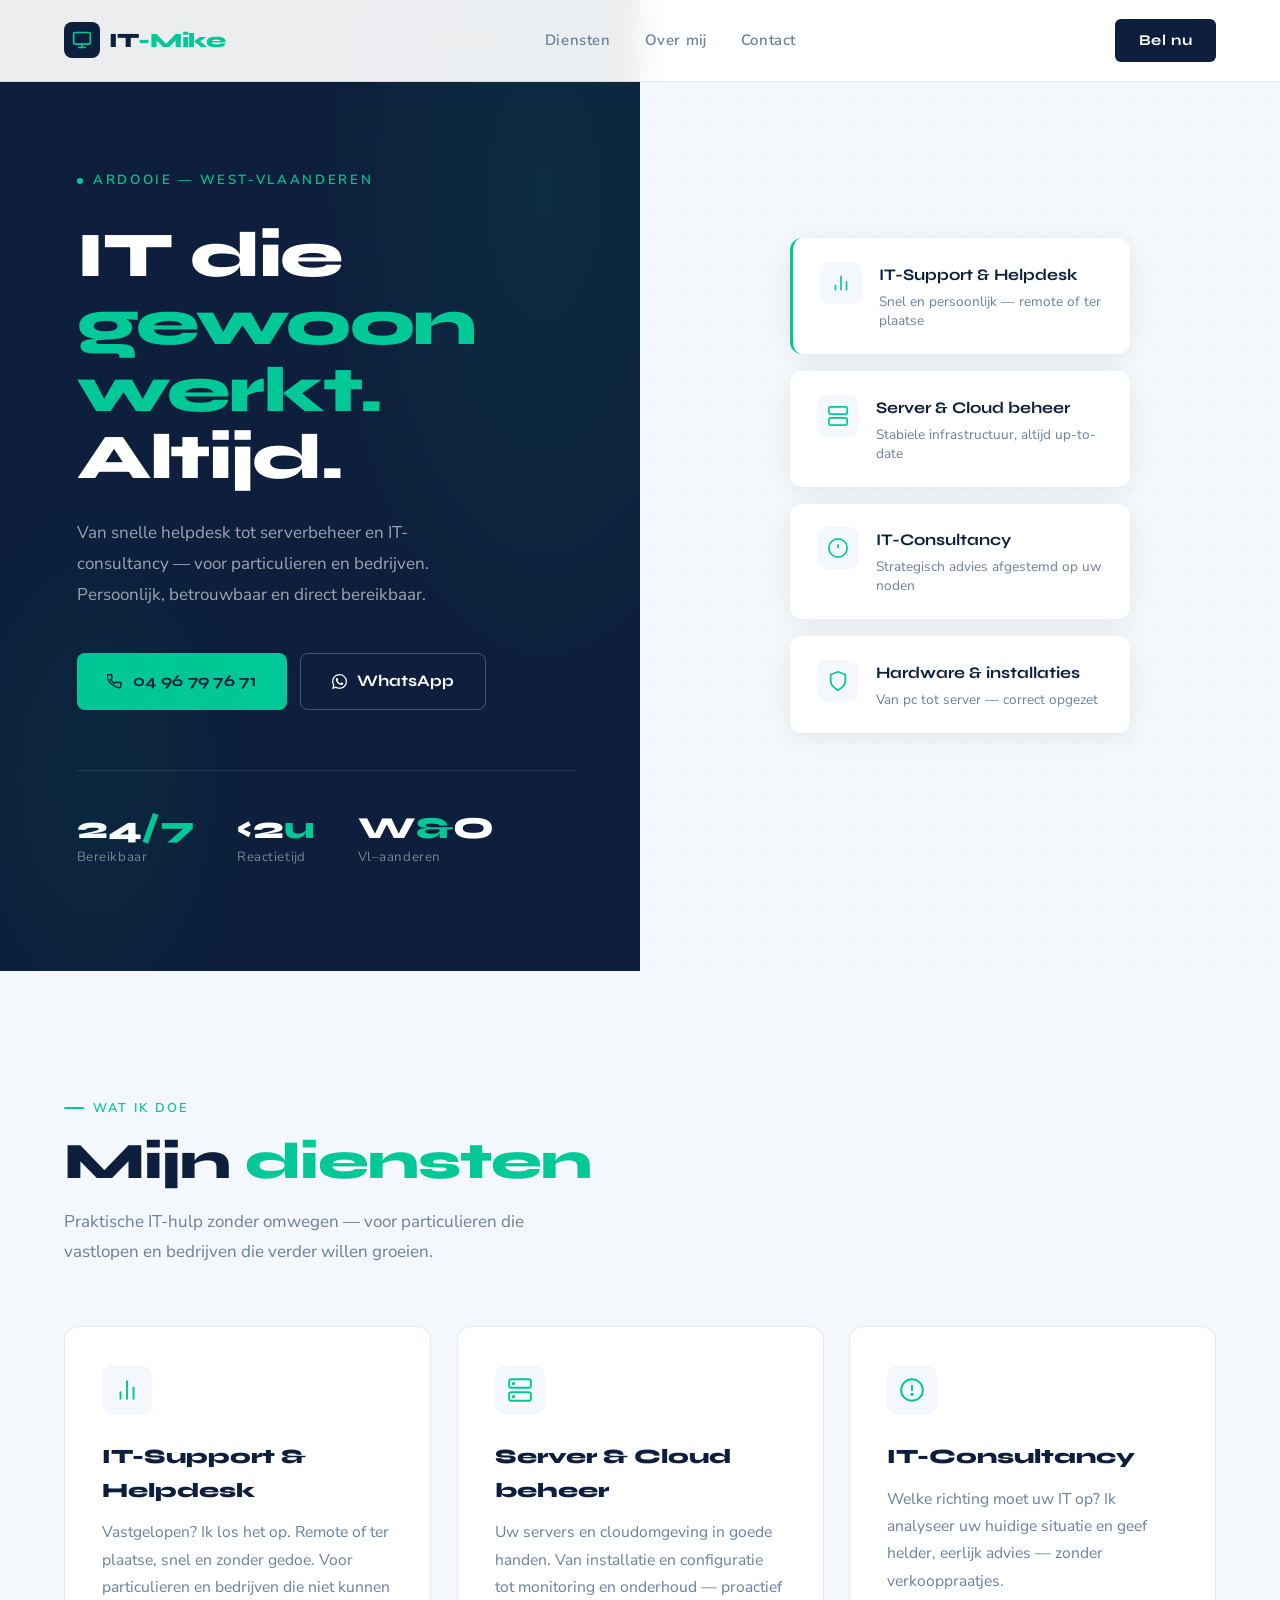
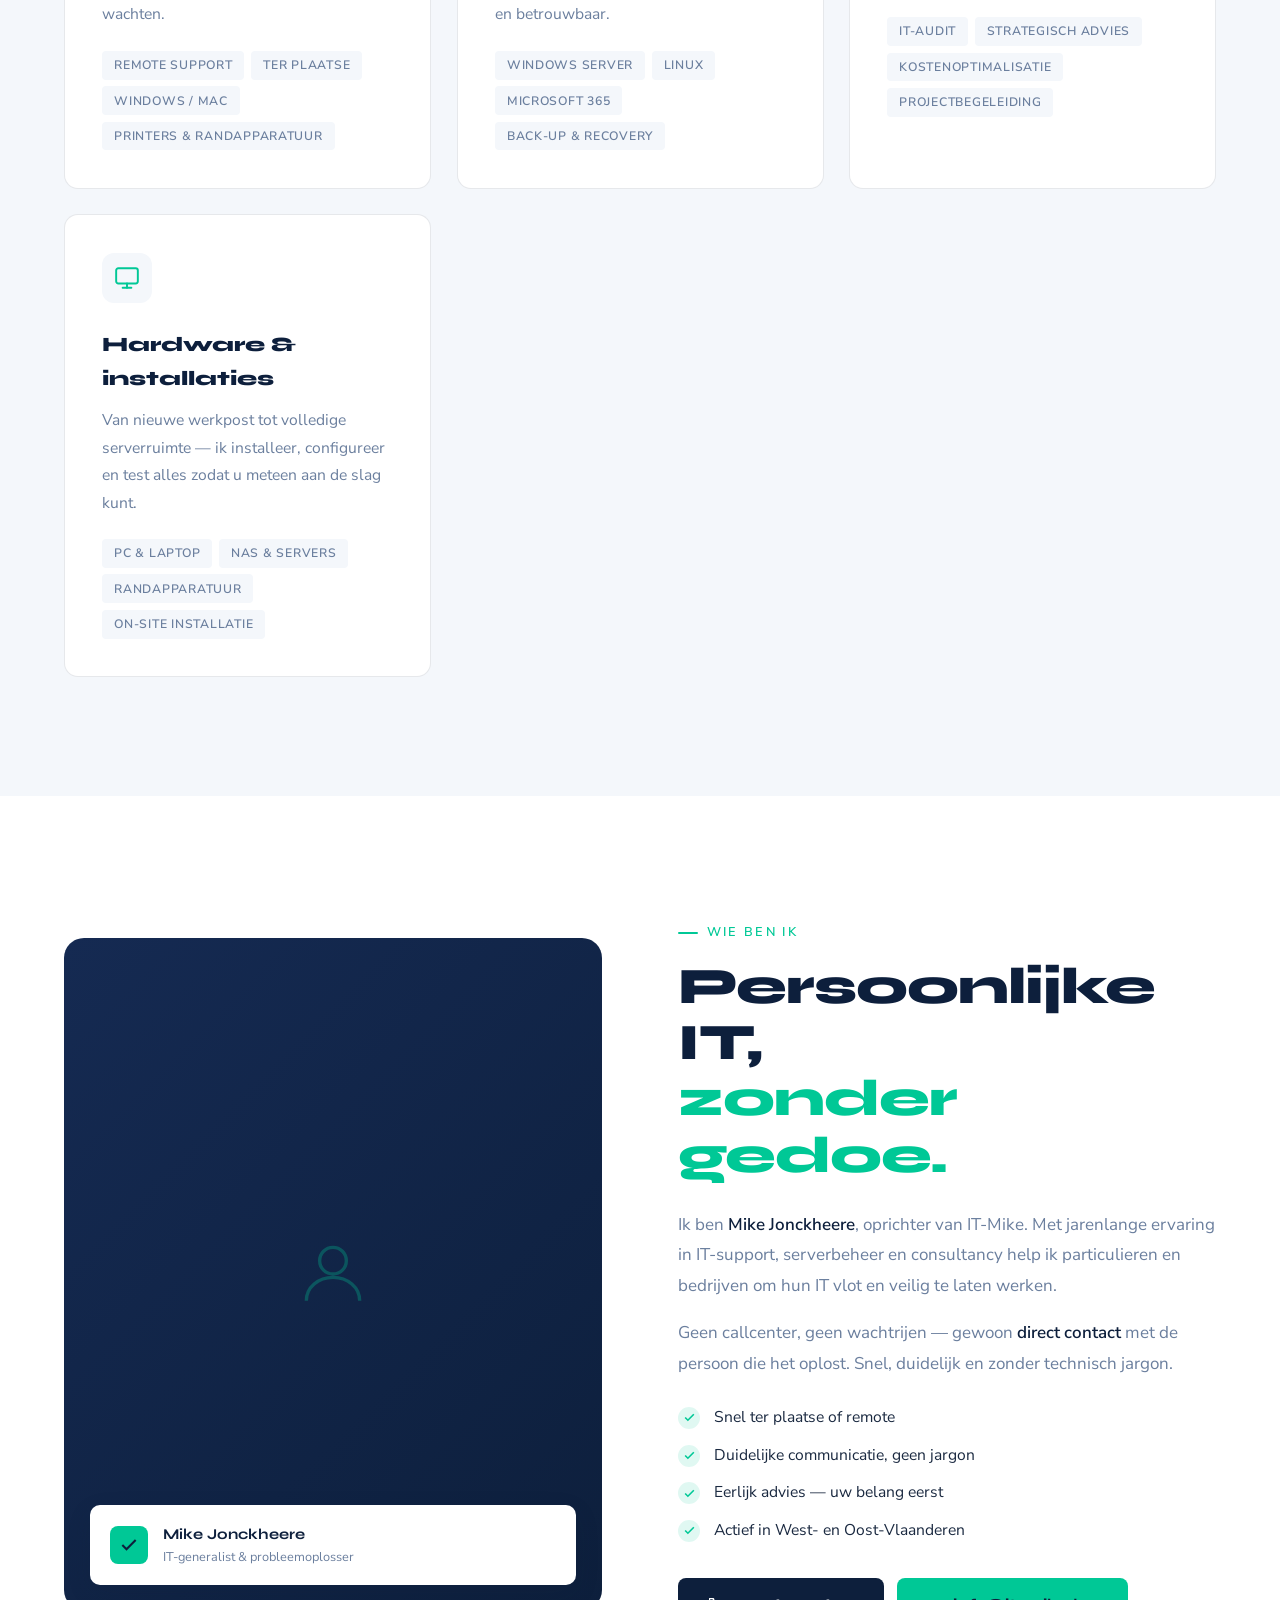
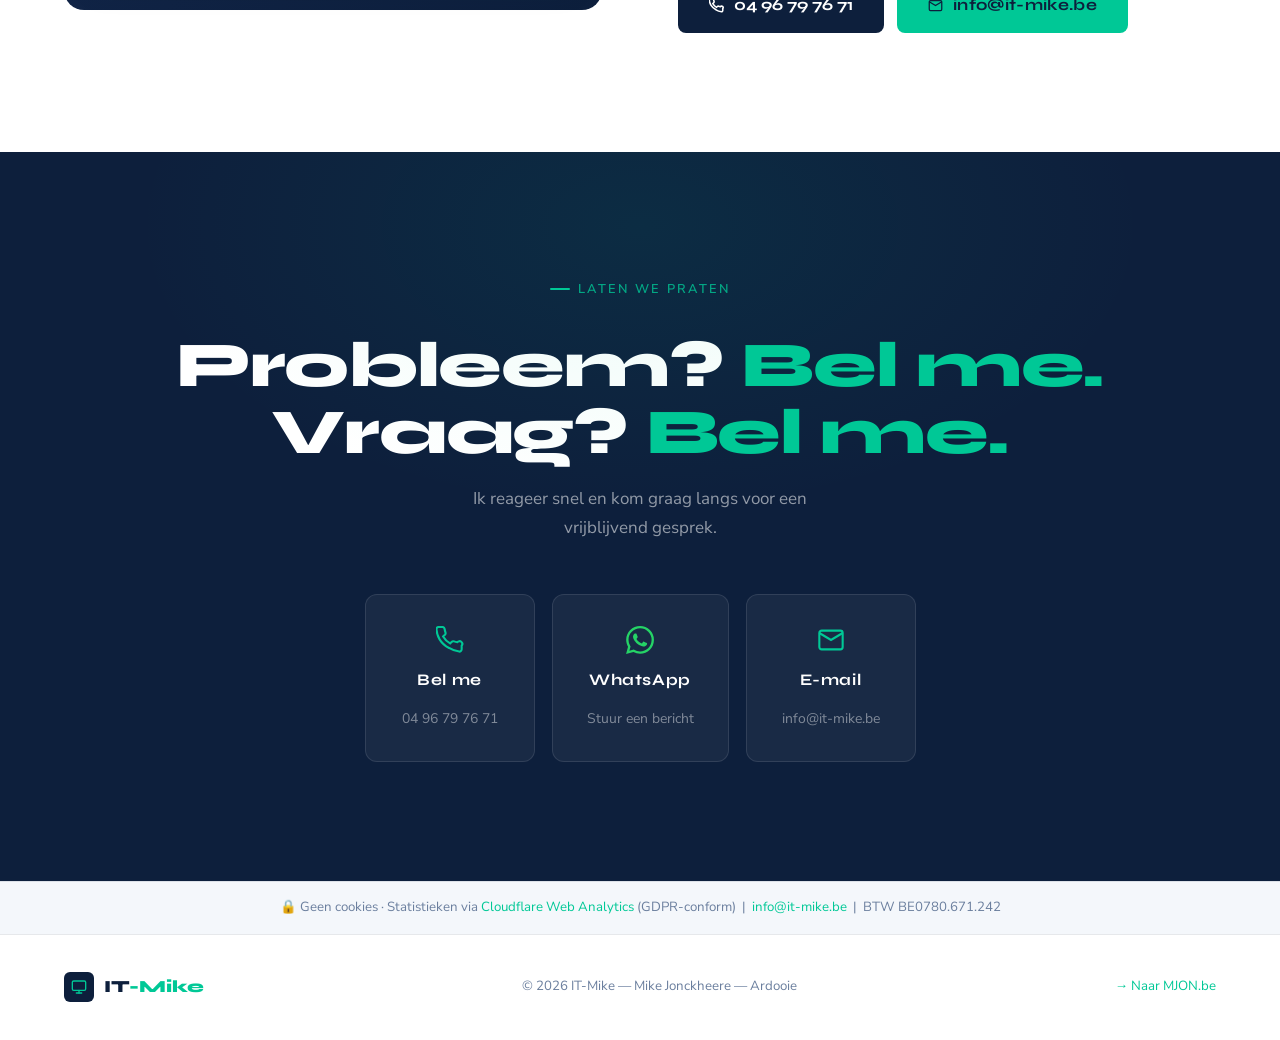
<file: it-mike-index.html>
<!DOCTYPE html>
<html lang="nl">
<head>
<meta charset="UTF-8"/>
<meta name="viewport" content="width=device-width, initial-scale=1.0"/>
<title>IT-Mike — IT-support, Consultancy &amp; Server beheer | Mike Jonckheere</title>
<meta name="description" content="IT-Mike biedt professionele IT-support, helpdesk, server- en cloudbeheer, IT-consultancy en hardware-installaties voor bedrijven en particulieren in West-Vlaanderen."/>
<meta name="keywords" content="IT support, helpdesk, server beheer, cloud, IT consultancy, hardware, West-Vlaanderen, Mike Jonckheere"/>
<meta name="author" content="Mike Jonckheere — IT-Mike"/>
<meta name="robots" content="index, follow"/>
<link rel="canonical" href="https://it-mike.be/"/>
<meta property="og:type" content="website"/>
<meta property="og:url" content="https://it-mike.be/"/>
<meta property="og:title" content="IT-Mike — IT-support &amp; Consultancy"/>
<meta property="og:description" content="Professionele IT-support, server- en cloudbeheer en IT-consultancy voor bedrijven en particulieren."/>
<meta property="og:locale" content="nl_BE"/>
<script type="application/ld+json">
{"@context":"https://schema.org","@type":"LocalBusiness","name":"IT-Mike","description":"IT-support, helpdesk, server- en cloudbeheer, IT-consultancy en hardware-installaties","url":"https://it-mike.be","telephone":"+32496797671","email":"info@it-mike.be","address":{"@type":"PostalAddress","addressLocality":"Ardooie","addressRegion":"West-Vlaanderen","addressCountry":"BE"},"areaServed":["West-Vlaanderen","Oost-Vlaanderen"],"founder":{"@type":"Person","name":"Mike Jonckheere"},"vatID":"BE0780671242"}
</script>
<script defer src="https://static.cloudflareinsights.com/beacon.min.js" data-cf-beacon='{"token":"JOUW_TOKEN_HIER"}'></script>
<link rel="preconnect" href="https://fonts.googleapis.com"/>
<link rel="preconnect" href="https://fonts.gstatic.com" crossorigin/>
<link href="https://fonts.googleapis.com/css2?family=Syne:wght@400;600;700;800&family=Nunito+Sans:wght@300;400;600&display=swap" rel="stylesheet"/>
<style>
*,*::before,*::after{box-sizing:border-box;margin:0;padding:0}
:root{
  --navy:#0d1f3c;
  --navy2:#152a52;
  --mint:#00c896;
  --mint2:#00a87e;
  --amber:#f5a623;
  --white:#ffffff;
  --light:#f4f7fb;
  --light2:#e8eef7;
  --text:#1a2940;
  --muted:#6b7f9e;
  --border:rgba(13,31,60,.1);
}
html{scroll-behavior:smooth;font-size:17px}
body{background:var(--white);color:var(--text);font-family:"Nunito Sans",sans-serif;font-weight:400;overflow-x:hidden;line-height:1.65}
nav{position:fixed;top:0;left:0;right:0;z-index:100;padding:1.1rem 5vw;display:flex;align-items:center;justify-content:space-between;background:rgba(255,255,255,.92);backdrop-filter:blur(14px);border-bottom:1px solid var(--border);transition:box-shadow .3s}
nav.scrolled{box-shadow:0 2px 24px rgba(13,31,60,.08)}
.nav-logo{display:flex;align-items:center;gap:.5rem;text-decoration:none}
.nav-logo-mark{width:36px;height:36px;background:var(--navy);border-radius:8px;display:flex;align-items:center;justify-content:center;flex-shrink:0}
.nav-logo-mark svg{width:20px;height:20px;color:var(--mint)}
.nav-logo-text{font-family:"Syne",sans-serif;font-weight:800;font-size:1.2rem;color:var(--navy);letter-spacing:-.01em}
.nav-logo-text span{color:var(--mint)}
.nav-links{display:flex;gap:2rem;list-style:none}
.nav-links a{font-size:.88rem;font-weight:600;letter-spacing:.04em;color:var(--muted);text-decoration:none;transition:color .2s}
.nav-links a:hover{color:var(--navy)}
.nav-cta{background:var(--navy);color:var(--white);font-family:"Syne",sans-serif;font-weight:700;font-size:.88rem;letter-spacing:.04em;padding:.55rem 1.4rem;border-radius:6px;text-decoration:none;transition:background .2s,transform .2s}
.nav-cta:hover{background:var(--mint);transform:translateY(-1px)}
.nav-hamburger{display:none;flex-direction:column;gap:5px;cursor:pointer;padding:4px}
.nav-hamburger span{width:24px;height:2px;background:var(--navy);border-radius:2px}
.mobile-menu{display:none;position:fixed;inset:0;z-index:99;background:rgba(255,255,255,.98);backdrop-filter:blur(20px);flex-direction:column;align-items:center;justify-content:center;gap:2.5rem}
.mobile-menu.open{display:flex}
.mobile-menu a{font-family:"Syne",sans-serif;font-weight:800;font-size:2.5rem;color:var(--navy);text-decoration:none;transition:color .2s}
.mobile-menu a:hover{color:var(--mint)}
.mobile-close{position:absolute;top:1.5rem;right:5vw;font-size:2rem;color:var(--muted);cursor:pointer;background:none;border:none}
#hero{min-height:100vh;display:grid;grid-template-columns:1fr 1fr;position:relative;overflow:hidden}
.hero-left{background:var(--navy);display:flex;flex-direction:column;justify-content:center;padding:10rem 5vw 6rem 6vw;position:relative;overflow:hidden}
.hero-left::before{content:"";position:absolute;top:-30%;right:-20%;width:70%;height:100%;background:radial-gradient(ellipse,rgba(0,200,150,.08) 0%,transparent 70%)}
.hero-left::after{content:"";position:absolute;bottom:-10%;left:-10%;width:50%;height:60%;background:radial-gradient(ellipse,rgba(0,200,150,.05) 0%,transparent 70%)}
.hero-eyebrow{display:inline-flex;align-items:center;gap:.6rem;font-size:.78rem;font-weight:600;letter-spacing:.2em;text-transform:uppercase;color:var(--mint);margin-bottom:1.8rem;opacity:0;animation:fadeUp .6s .2s forwards}
.hero-eyebrow-dot{width:6px;height:6px;background:var(--mint);border-radius:50%;animation:pulse 2s ease-in-out infinite}
@keyframes pulse{0%,100%{opacity:1;transform:scale(1)}50%{opacity:.5;transform:scale(1.4)}}
.hero-title{font-family:"Syne",sans-serif;font-weight:800;font-size:clamp(2.8rem,5vw,5rem);line-height:1.05;color:var(--white);letter-spacing:-.02em;opacity:0;animation:fadeUp .7s .4s forwards}
.hero-title em{font-style:normal;color:var(--mint)}
.hero-sub{margin-top:1.6rem;font-size:1rem;line-height:1.8;color:rgba(255,255,255,.6);max-width:420px;opacity:0;animation:fadeUp .7s .6s forwards}
.hero-actions{margin-top:2.5rem;display:flex;gap:.8rem;flex-wrap:wrap;opacity:0;animation:fadeUp .7s .8s forwards}
.hero-stats{margin-top:3.5rem;display:flex;gap:2.5rem;padding-top:2.5rem;border-top:1px solid rgba(255,255,255,.1);opacity:0;animation:fadeUp .7s 1s forwards}
.hero-stat-num{font-family:"Syne",sans-serif;font-weight:800;font-size:1.8rem;color:var(--white);line-height:1}
.hero-stat-num span{color:var(--mint)}
.hero-stat-label{font-size:.78rem;color:rgba(255,255,255,.45);margin-top:.2rem;letter-spacing:.04em}
.hero-right{background:var(--light);display:flex;align-items:center;justify-content:center;padding:8rem 5vw;position:relative;overflow:hidden}
.hero-right::before{content:"";position:absolute;inset:0;background-image:radial-gradient(rgba(13,31,60,.06) 1px,transparent 1px);background-size:28px 28px}
.hero-cards{position:relative;z-index:1;display:flex;flex-direction:column;gap:1rem;width:100%;max-width:340px;opacity:0;animation:fadeIn .8s .6s forwards}
.hero-card{background:var(--white);border-radius:12px;padding:1.4rem 1.6rem;box-shadow:0 4px 24px rgba(13,31,60,.07);display:flex;align-items:flex-start;gap:1rem;transition:transform .3s,box-shadow .3s}
.hero-card:hover{transform:translateX(6px);box-shadow:0 8px 32px rgba(13,31,60,.12)}
.hero-card-icon{width:42px;height:42px;border-radius:10px;background:var(--light);display:flex;align-items:center;justify-content:center;flex-shrink:0;color:var(--mint)}
.hero-card-icon svg{width:22px;height:22px}
.hero-card-title{font-family:"Syne",sans-serif;font-weight:700;font-size:.95rem;color:var(--navy);margin-bottom:.2rem}
.hero-card-sub{font-size:.8rem;color:var(--muted);line-height:1.4}
.hero-card.featured{border-left:3px solid var(--mint)}
.btn-primary{display:inline-flex;align-items:center;gap:.6rem;background:var(--mint);color:var(--navy);font-family:"Syne",sans-serif;font-weight:700;font-size:.95rem;letter-spacing:.02em;padding:.85rem 1.8rem;border-radius:8px;text-decoration:none;transition:background .2s,transform .2s,box-shadow .2s}
.btn-primary:hover{background:#00e6ae;transform:translateY(-2px);box-shadow:0 8px 24px rgba(0,200,150,.3)}
.btn-secondary{display:inline-flex;align-items:center;gap:.6rem;background:transparent;color:var(--white);font-family:"Syne",sans-serif;font-weight:700;font-size:.95rem;padding:.85rem 1.8rem;border-radius:8px;text-decoration:none;border:1.5px solid rgba(255,255,255,.25);transition:border-color .2s,background .2s,transform .2s}
.btn-secondary:hover{border-color:var(--mint);color:var(--mint);transform:translateY(-2px)}
.btn-navy{display:inline-flex;align-items:center;gap:.6rem;background:var(--navy);color:var(--white);font-family:"Syne",sans-serif;font-weight:700;font-size:.95rem;padding:.85rem 1.8rem;border-radius:8px;text-decoration:none;transition:background .2s,transform .2s}
.btn-navy:hover{background:var(--navy2);transform:translateY(-2px)}
.btn-whatsapp{display:inline-flex;align-items:center;gap:.6rem;background:#25D366;color:#fff;font-family:"Syne",sans-serif;font-weight:700;font-size:.95rem;padding:.85rem 1.8rem;border-radius:8px;text-decoration:none;transition:background .2s,transform .2s}
.btn-whatsapp:hover{background:#1aad55;transform:translateY(-2px)}
.section-wrap{padding:7rem 5vw}
.section-wrap.light{background:var(--light)}
.section-wrap.white{background:var(--white)}
.section-tag{display:inline-flex;align-items:center;gap:.5rem;font-size:.75rem;font-weight:600;letter-spacing:.18em;text-transform:uppercase;color:var(--mint);margin-bottom:.9rem}
.section-tag::before{content:"";display:block;width:20px;height:2px;background:var(--mint);border-radius:1px}
.section-title{font-family:"Syne",sans-serif;font-weight:800;font-size:clamp(2rem,4vw,3.2rem);color:var(--navy);line-height:1.1;letter-spacing:-.02em;margin-bottom:1rem}
.section-title em{font-style:normal;color:var(--mint)}
.section-sub{font-size:1rem;color:var(--muted);max-width:520px;line-height:1.75}
.diensten-grid{display:grid;grid-template-columns:repeat(auto-fit,minmax(280px,1fr));gap:1.5rem;margin-top:3.5rem}
.dienst-card{background:var(--white);border:1.5px solid var(--border);border-radius:14px;padding:2.2rem;transition:border-color .3s,transform .3s,box-shadow .3s;position:relative;overflow:hidden}
.dienst-card::after{content:"";position:absolute;bottom:0;left:0;right:0;height:3px;background:linear-gradient(90deg,var(--mint),var(--mint2));transform:scaleX(0);transform-origin:left;transition:transform .4s ease}
.dienst-card:hover{border-color:rgba(0,200,150,.3);transform:translateY(-4px);box-shadow:0 12px 40px rgba(13,31,60,.09)}
.dienst-card:hover::after{transform:scaleX(1)}
.dienst-card-icon{width:50px;height:50px;background:var(--light);border-radius:12px;display:flex;align-items:center;justify-content:center;margin-bottom:1.5rem;color:var(--mint);transition:background .3s}
.dienst-card-icon svg{width:26px;height:26px}
.dienst-card:hover .dienst-card-icon{background:rgba(0,200,150,.1)}
.dienst-card-title{font-family:"Syne",sans-serif;font-weight:800;font-size:1.2rem;color:var(--navy);margin-bottom:.7rem}
.dienst-card-desc{font-size:.92rem;color:var(--muted);line-height:1.75}
.dienst-tags{margin-top:1.3rem;display:flex;flex-wrap:wrap;gap:.4rem}
.dtag{font-size:.72rem;font-weight:600;letter-spacing:.06em;text-transform:uppercase;padding:.25rem .7rem;border-radius:4px;background:var(--light);color:var(--muted)}
#over{padding:7rem 5vw;display:grid;grid-template-columns:1fr 1fr;gap:6vw;align-items:center;background:var(--white)}
.over-img-side{position:relative}
.over-img-card{background:var(--light);border-radius:20px;overflow:hidden;aspect-ratio:4/5;position:relative}
.over-img-card img{width:100%;height:100%;object-fit:cover;object-position:center 20%}
.over-img-badge{position:absolute;bottom:1.5rem;left:1.5rem;right:1.5rem;background:var(--white);border-radius:10px;padding:1rem 1.2rem;box-shadow:0 8px 24px rgba(13,31,60,.12);display:flex;align-items:center;gap:.9rem}
.over-img-badge-icon{width:38px;height:38px;background:var(--mint);border-radius:8px;display:flex;align-items:center;justify-content:center;flex-shrink:0}
.over-img-badge-icon svg{width:20px;height:20px;color:var(--navy)}
.over-img-badge-text{font-family:"Syne",sans-serif;font-weight:700;font-size:.88rem;color:var(--navy)}
.over-img-badge-sub{font-size:.75rem;color:var(--muted)}
.over-content .section-title{margin-bottom:1.5rem}
.over-text{font-size:1rem;color:var(--muted);line-height:1.8;margin-bottom:1rem}
.over-text strong{color:var(--navy);font-weight:600}
.over-checks{margin:1.5rem 0;display:flex;flex-direction:column;gap:.7rem}
.over-check{display:flex;align-items:center;gap:.8rem;font-size:.92rem;color:var(--text)}
.over-check-icon{width:22px;height:22px;background:rgba(0,200,150,.12);border-radius:50%;display:flex;align-items:center;justify-content:center;flex-shrink:0;color:var(--mint)}
.over-check-icon svg{width:13px;height:13px}
#contact{padding:7rem 5vw;background:var(--navy);position:relative;overflow:hidden;text-align:center}
#contact::before{content:"";position:absolute;top:-30%;left:50%;transform:translateX(-50%);width:80%;height:80%;background:radial-gradient(ellipse,rgba(0,200,150,.08) 0%,transparent 70%);pointer-events:none}
.contact-title{font-family:"Syne",sans-serif;font-weight:800;font-size:clamp(2.2rem,5vw,4rem);color:var(--white);line-height:1.05;letter-spacing:-.02em;margin:1rem 0 1rem}
.contact-title em{font-style:normal;color:var(--mint)}
.contact-sub{font-size:1rem;color:rgba(255,255,255,.55);max-width:420px;margin:0 auto 3rem;line-height:1.75}
.contact-cards{display:flex;justify-content:center;gap:1rem;flex-wrap:wrap}
.contact-card{background:rgba(255,255,255,.05);border:1px solid rgba(255,255,255,.1);border-radius:12px;padding:1.8rem 2rem;text-decoration:none;color:var(--white);display:flex;flex-direction:column;align-items:center;gap:.8rem;min-width:170px;transition:background .3s,border-color .3s,transform .3s}
.contact-card:hover{background:rgba(0,200,150,.1);border-color:var(--mint);transform:translateY(-4px)}
.contact-card svg{width:28px;height:28px;color:var(--mint)}
.contact-card.wa svg{color:#25D366}
.contact-card.wa:hover{background:rgba(37,211,102,.1);border-color:#25D366}
.contact-card-label{font-family:"Syne",sans-serif;font-weight:700;font-size:.95rem;letter-spacing:.04em}
.contact-card-val{font-size:.82rem;color:rgba(255,255,255,.45)}
.gdpr-bar{padding:.9rem 5vw;background:var(--light);border-top:1px solid var(--border);text-align:center;font-size:.78rem;color:var(--muted);line-height:1.6}
.gdpr-bar a{color:var(--mint);text-decoration:none}
footer{padding:2.2rem 5vw;background:var(--white);border-top:1px solid var(--border);display:flex;align-items:center;justify-content:space-between;flex-wrap:wrap;gap:1rem}
.footer-logo-wrap{display:flex;align-items:center;gap:.6rem}
.footer-logo-mark{width:30px;height:30px;background:var(--navy);border-radius:6px;display:flex;align-items:center;justify-content:center}
.footer-logo-mark svg{width:16px;height:16px;color:var(--mint)}
.footer-logo-text{font-family:"Syne",sans-serif;font-weight:800;font-size:1rem;color:var(--navy)}
.footer-logo-text span{color:var(--mint)}
.footer-copy{font-size:.78rem;color:var(--muted)}
.footer-link{font-size:.78rem;color:var(--mint);text-decoration:none}
@keyframes fadeUp{from{opacity:0;transform:translateY(20px)}to{opacity:1;transform:translateY(0)}}
@keyframes fadeIn{from{opacity:0}to{opacity:1}}
.reveal{opacity:0;transform:translateY(28px);transition:opacity .6s ease,transform .6s ease}
.reveal.visible{opacity:1;transform:none}
@media(max-width:900px){
  #hero{grid-template-columns:1fr}
  .hero-right{display:none}
  .hero-left{padding:8rem 5vw 5rem}
  #over{grid-template-columns:1fr}
  .over-img-side{max-width:420px;margin:0 auto}
}
@media(max-width:640px){
  .nav-links,.nav-cta{display:none}
  .nav-hamburger{display:flex}
  .diensten-grid{grid-template-columns:1fr}
}
</style>
</head>
<body>
<div class="mobile-menu" id="mobileMenu">
  <button class="mobile-close" id="mobileClose">&#x2715;</button>
  <a href="#diensten" class="mobile-link">Diensten</a>
  <a href="#over" class="mobile-link">Over IT-Mike</a>
  <a href="#contact" class="mobile-link">Contact</a>
</div>
<nav id="navbar">
  <a href="#" class="nav-logo" aria-label="IT-Mike homepage">
    <div class="nav-logo-mark"><svg viewBox="0 0 24 24" fill="none" stroke="currentColor" stroke-width="2" stroke-linecap="round"><rect x="2" y="3" width="20" height="14" rx="2"/><line x1="8" y1="21" x2="16" y2="21"/><line x1="12" y1="17" x2="12" y2="21"/></svg></div>
    <span class="nav-logo-text">IT<span>-Mike</span></span>
  </a>
  <ul class="nav-links"><li><a href="#diensten">Diensten</a></li><li><a href="#over">Over mij</a></li><li><a href="#contact">Contact</a></li></ul>
  <a href="tel:+32496797671" class="nav-cta">Bel nu</a>
  <div class="nav-hamburger" id="hamburger"><span></span><span></span><span></span></div>
</nav>
<section id="hero">
  <div class="hero-left">
    <div class="hero-eyebrow"><span class="hero-eyebrow-dot"></span>Ardooie &mdash; West-Vlaanderen</div>
    <h1 class="hero-title">IT die<br/><em>gewoon werkt.</em><br/>Altijd.</h1>
    <p class="hero-sub">Van snelle helpdesk tot serverbeheer en IT-consultancy &mdash; voor particulieren en bedrijven. Persoonlijk, betrouwbaar en direct bereikbaar.</p>
    <div class="hero-actions">
      <a href="tel:+32496797671" class="btn-primary"><svg width="15" height="15" viewBox="0 0 24 24" fill="none" stroke="currentColor" stroke-width="2.5"><path d="M22 16.92v3a2 2 0 01-2.18 2 19.79 19.79 0 01-8.63-3.07A19.5 19.5 0 013.07 11.5 19.79 19.79 0 01.4 2.83 2 2 0 012.39.84h3a2 2 0 012 1.72c.127.96.361 1.903.7 2.81a2 2 0 01-.45 2.11L6.09 8.91a16 16 0 006 6l1.27-1.27a2 2 0 012.11-.45c.907.339 1.85.573 2.81.7A2 2 0 0122 16.92z"/></svg>04 96 79 76 71</a>
      <a href="https://wa.me/+32496797671" target="_blank" rel="noopener" class="btn-secondary"><svg width="15" height="15" viewBox="0 0 24 24" fill="currentColor"><path d="M17.472 14.382c-.297-.149-1.758-.867-2.03-.967-.273-.099-.471-.148-.67.15-.197.297-.767.966-.94 1.164-.173.199-.347.223-.644.075-.297-.15-1.255-.463-2.39-1.475-.883-.788-1.48-1.761-1.653-2.059-.173-.297-.018-.458.13-.606.134-.133.298-.347.446-.52.149-.174.198-.298.298-.497.099-.198.05-.371-.025-.52-.075-.149-.669-1.612-.916-2.207-.242-.579-.487-.5-.669-.51-.173-.008-.371-.01-.57-.01-.198 0-.52.074-.792.372-.272.297-1.04 1.016-1.04 2.479 0 1.462 1.065 2.875 1.213 3.074.149.198 2.096 3.2 5.077 4.487.709.306 1.262.489 1.694.625.712.227 1.36.195 1.871.118.571-.085 1.758-.719 2.006-1.413.248-.694.248-1.289.173-1.413-.074-.124-.272-.198-.57-.347m-5.421 7.403h-.004a9.87 9.87 0 01-5.031-1.378l-.361-.214-3.741.982.998-3.648-.235-.374a9.86 9.86 0 01-1.51-5.26c.001-5.45 4.436-9.884 9.888-9.884 2.64 0 5.122 1.03 6.988 2.898a9.825 9.825 0 012.893 6.994c-.003 5.45-4.437 9.884-9.885 9.884m8.413-18.297A11.815 11.815 0 0012.05 0C5.495 0 .16 5.335.157 11.892c0 2.096.547 4.142 1.588 5.945L.057 24l6.305-1.654a11.882 11.882 0 005.683 1.448h.005c6.554 0 11.89-5.335 11.893-11.893a11.821 11.821 0 00-3.48-8.413z"/></svg>WhatsApp</a>
    </div>
    <div class="hero-stats">
      <div><div class="hero-stat-num">24<span>/7</span></div><div class="hero-stat-label">Bereikbaar</div></div>
      <div><div class="hero-stat-num">&#60;2<span>u</span></div><div class="hero-stat-label">Reactietijd</div></div>
      <div><div class="hero-stat-num">W<span>&amp;</span>O</div><div class="hero-stat-label">Vl&ndash;aanderen</div></div>
    </div>
  </div>
  <div class="hero-right">
    <div class="hero-cards">
      <div class="hero-card featured"><div class="hero-card-icon"><svg viewBox="0 0 24 24" fill="none" stroke="currentColor" stroke-width="1.8"><path d="M18 20V10"/><path d="M12 20V4"/><path d="M6 20v-6"/></svg></div><div><div class="hero-card-title">IT-Support &amp; Helpdesk</div><div class="hero-card-sub">Snel en persoonlijk &mdash; remote of ter plaatse</div></div></div>
      <div class="hero-card"><div class="hero-card-icon"><svg viewBox="0 0 24 24" fill="none" stroke="currentColor" stroke-width="1.8"><rect x="2" y="2" width="20" height="8" rx="2"/><rect x="2" y="14" width="20" height="8" rx="2"/><line x1="6" y1="6" x2="6.01" y2="6" stroke-width="3"/><line x1="6" y1="18" x2="6.01" y2="18" stroke-width="3"/></svg></div><div><div class="hero-card-title">Server &amp; Cloud beheer</div><div class="hero-card-sub">Stabiele infrastructuur, altijd up-to-date</div></div></div>
      <div class="hero-card"><div class="hero-card-icon"><svg viewBox="0 0 24 24" fill="none" stroke="currentColor" stroke-width="1.8"><circle cx="12" cy="12" r="10"/><line x1="12" y1="8" x2="12" y2="12"/><line x1="12" y1="16" x2="12.01" y2="16" stroke-width="3"/></svg></div><div><div class="hero-card-title">IT-Consultancy</div><div class="hero-card-sub">Strategisch advies afgestemd op uw noden</div></div></div>
      <div class="hero-card"><div class="hero-card-icon"><svg viewBox="0 0 24 24" fill="none" stroke="currentColor" stroke-width="1.8"><path d="M12 22s8-4 8-10V5l-8-3-8 3v7c0 6 8 10 8 10z"/></svg></div><div><div class="hero-card-title">Hardware &amp; installaties</div><div class="hero-card-sub">Van pc tot server &mdash; correct opgezet</div></div></div>
    </div>
  </div>
</section>
<section id="diensten" class="section-wrap light">
  <div class="section-tag reveal">Wat ik doe</div>
  <h2 class="section-title reveal">Mijn <em>diensten</em></h2>
  <p class="section-sub reveal">Praktische IT-hulp zonder omwegen &mdash; voor particulieren die vastlopen en bedrijven die verder willen groeien.</p>
  <div class="diensten-grid">
    <div class="dienst-card reveal">
      <div class="dienst-card-icon"><svg viewBox="0 0 24 24" fill="none" stroke="currentColor" stroke-width="1.8" stroke-linecap="round" stroke-linejoin="round"><path d="M18 20V10"/><path d="M12 20V4"/><path d="M6 20v-6"/></svg></div>
      <h3 class="dienst-card-title">IT-Support &amp; Helpdesk</h3>
      <p class="dienst-card-desc">Vastgelopen? Ik los het op. Remote of ter plaatse, snel en zonder gedoe. Voor particulieren en bedrijven die niet kunnen wachten.</p>
      <div class="dienst-tags"><span class="dtag">Remote support</span><span class="dtag">Ter plaatse</span><span class="dtag">Windows / Mac</span><span class="dtag">Printers &amp; randapparatuur</span></div>
    </div>
    <div class="dienst-card reveal" style="transition-delay:0.1s">
      <div class="dienst-card-icon"><svg viewBox="0 0 24 24" fill="none" stroke="currentColor" stroke-width="1.8" stroke-linecap="round" stroke-linejoin="round"><rect x="2" y="2" width="20" height="8" rx="2"/><rect x="2" y="14" width="20" height="8" rx="2"/><line x1="6" y1="6" x2="6.01" y2="6" stroke-width="3"/><line x1="6" y1="18" x2="6.01" y2="18" stroke-width="3"/></svg></div>
      <h3 class="dienst-card-title">Server &amp; Cloud beheer</h3>
      <p class="dienst-card-desc">Uw servers en cloudomgeving in goede handen. Van installatie en configuratie tot monitoring en onderhoud — proactief en betrouwbaar.</p>
      <div class="dienst-tags"><span class="dtag">Windows Server</span><span class="dtag">Linux</span><span class="dtag">Microsoft 365</span><span class="dtag">Back-up &amp; recovery</span></div>
    </div>
    <div class="dienst-card reveal" style="transition-delay:0.2s">
      <div class="dienst-card-icon"><svg viewBox="0 0 24 24" fill="none" stroke="currentColor" stroke-width="1.8" stroke-linecap="round" stroke-linejoin="round"><circle cx="12" cy="12" r="10"/><line x1="12" y1="8" x2="12" y2="12"/><line x1="12" y1="16" x2="12.01" y2="16" stroke-width="3"/></svg></div>
      <h3 class="dienst-card-title">IT-Consultancy</h3>
      <p class="dienst-card-desc">Welke richting moet uw IT op? Ik analyseer uw huidige situatie en geef helder, eerlijk advies — zonder verkooppraatjes.</p>
      <div class="dienst-tags"><span class="dtag">IT-audit</span><span class="dtag">Strategisch advies</span><span class="dtag">Kostenoptimalisatie</span><span class="dtag">Projectbegeleiding</span></div>
    </div>
    <div class="dienst-card reveal" style="transition-delay:0.30000000000000004s">
      <div class="dienst-card-icon"><svg viewBox="0 0 24 24" fill="none" stroke="currentColor" stroke-width="1.8" stroke-linecap="round" stroke-linejoin="round"><rect x="2" y="3" width="20" height="14" rx="2"/><line x1="8" y1="21" x2="16" y2="21"/><line x1="12" y1="17" x2="12" y2="21"/></svg></div>
      <h3 class="dienst-card-title">Hardware &amp; installaties</h3>
      <p class="dienst-card-desc">Van nieuwe werkpost tot volledige serverruimte — ik installeer, configureer en test alles zodat u meteen aan de slag kunt.</p>
      <div class="dienst-tags"><span class="dtag">PC &amp; laptop</span><span class="dtag">NAS &amp; servers</span><span class="dtag">Randapparatuur</span><span class="dtag">On-site installatie</span></div>
    </div>
  </div>
</section>
<section id="over">
  <div class="over-img-side reveal">
    <div class="over-img-card">
      <!-- Vervang door jouw foto: <img src="fotos/mike.jpg" alt="Mike Jonckheere"/> -->
      <div style="width:100%;height:100%;background:linear-gradient(135deg,#152a52 0%,#0d1f3c 100%);display:flex;align-items:center;justify-content:center;">
        <svg width="80" height="80" viewBox="0 0 24 24" fill="none" stroke="rgba(0,200,150,.3)" stroke-width="1"><circle cx="12" cy="8" r="4"/><path d="M4 20c0-4 3.6-7 8-7s8 3 8 7"/></svg>
      </div>
    </div>
    <div class="over-img-badge">
      <div class="over-img-badge-icon"><svg viewBox="0 0 24 24" fill="none" stroke="currentColor" stroke-width="2.5"><polyline points="20 6 9 17 4 12"/></svg></div>
      <div><div class="over-img-badge-text">Mike Jonckheere</div><div class="over-img-badge-sub">IT-generalist &amp; probleemoplosser</div></div>
    </div>
  </div>
  <div class="over-content reveal" style="transition-delay:.15s">
    <div class="section-tag">Wie ben ik</div>
    <h2 class="section-title">Persoonlijke IT,<br/><em>zonder gedoe.</em></h2>
    <p class="over-text">Ik ben <strong>Mike Jonckheere</strong>, oprichter van IT-Mike. Met jarenlange ervaring in IT-support, serverbeheer en consultancy help ik particulieren en bedrijven om hun IT vlot en veilig te laten werken.</p>
    <p class="over-text">Geen callcenter, geen wachtrijen &mdash; gewoon <strong>direct contact</strong> met de persoon die het oplost. Snel, duidelijk en zonder technisch jargon.</p>
    <div class="over-checks">
      <div class="over-check"><div class="over-check-icon"><svg viewBox="0 0 24 24" fill="none" stroke="currentColor" stroke-width="3"><polyline points="20 6 9 17 4 12"/></svg></div>Snel ter plaatse of remote</div>
      <div class="over-check"><div class="over-check-icon"><svg viewBox="0 0 24 24" fill="none" stroke="currentColor" stroke-width="3"><polyline points="20 6 9 17 4 12"/></svg></div>Duidelijke communicatie, geen jargon</div>
      <div class="over-check"><div class="over-check-icon"><svg viewBox="0 0 24 24" fill="none" stroke="currentColor" stroke-width="3"><polyline points="20 6 9 17 4 12"/></svg></div>Eerlijk advies &mdash; uw belang eerst</div>
      <div class="over-check"><div class="over-check-icon"><svg viewBox="0 0 24 24" fill="none" stroke="currentColor" stroke-width="3"><polyline points="20 6 9 17 4 12"/></svg></div>Actief in West- en Oost-Vlaanderen</div>
    </div>
    <div style="margin-top:2rem;display:flex;gap:.8rem;flex-wrap:wrap">
      <a href="tel:+32496797671" class="btn-navy"><svg width="15" height="15" viewBox="0 0 24 24" fill="none" stroke="currentColor" stroke-width="2.5"><path d="M22 16.92v3a2 2 0 01-2.18 2 19.79 19.79 0 01-8.63-3.07A19.5 19.5 0 013.07 11.5 19.79 19.79 0 01.4 2.83 2 2 0 012.39.84h3a2 2 0 012 1.72c.127.96.361 1.903.7 2.81a2 2 0 01-.45 2.11L6.09 8.91a16 16 0 006 6l1.27-1.27a2 2 0 012.11-.45c.907.339 1.85.573 2.81.7A2 2 0 0122 16.92z"/></svg>04 96 79 76 71</a>
      <a href="mailto:info@it-mike.be" class="btn-primary"><svg width="15" height="15" viewBox="0 0 24 24" fill="none" stroke="currentColor" stroke-width="2"><path d="M4 4h16c1.1 0 2 .9 2 2v12c0 1.1-.9 2-2 2H4c-1.1 0-2-.9-2-2V6c0-1.1.9-2 2-2z"/><polyline points="22,6 12,12 2,6"/></svg>info@it-mike.be</a>
    </div>
  </div>
</section>
<section id="contact">
  <div class="section-tag reveal" style="justify-content:center;color:rgba(0,200,150,.8)">Laten we praten</div>
  <h2 class="contact-title reveal">Probleem? <em>Bel me.</em><br/>Vraag? <em>Bel me.</em></h2>
  <p class="contact-sub reveal">Ik reageer snel en kom graag langs voor een vrijblijvend gesprek.</p>
  <div class="contact-cards reveal">
    <a href="tel:+32496797671" class="contact-card"><svg viewBox="0 0 24 24" fill="none" stroke="currentColor" stroke-width="1.8"><path d="M22 16.92v3a2 2 0 01-2.18 2 19.79 19.79 0 01-8.63-3.07A19.5 19.5 0 013.07 11.5 19.79 19.79 0 01.4 2.83 2 2 0 012.39.84h3a2 2 0 012 1.72c.127.96.361 1.903.7 2.81a2 2 0 01-.45 2.11L6.09 8.91a16 16 0 006 6l1.27-1.27a2 2 0 012.11-.45c.907.339 1.85.573 2.81.7A2 2 0 0122 16.92z"/></svg><div class="contact-card-label">Bel me</div><div class="contact-card-val">04 96 79 76 71</div></a>
    <a href="https://wa.me/+32496797671" target="_blank" rel="noopener" class="contact-card wa"><svg viewBox="0 0 24 24" fill="currentColor"><path d="M17.472 14.382c-.297-.149-1.758-.867-2.03-.967-.273-.099-.471-.148-.67.15-.197.297-.767.966-.94 1.164-.173.199-.347.223-.644.075-.297-.15-1.255-.463-2.39-1.475-.883-.788-1.48-1.761-1.653-2.059-.173-.297-.018-.458.13-.606.134-.133.298-.347.446-.52.149-.174.198-.298.298-.497.099-.198.05-.371-.025-.52-.075-.149-.669-1.612-.916-2.207-.242-.579-.487-.5-.669-.51-.173-.008-.371-.01-.57-.01-.198 0-.52.074-.792.372-.272.297-1.04 1.016-1.04 2.479 0 1.462 1.065 2.875 1.213 3.074.149.198 2.096 3.2 5.077 4.487.709.306 1.262.489 1.694.625.712.227 1.36.195 1.871.118.571-.085 1.758-.719 2.006-1.413.248-.694.248-1.289.173-1.413-.074-.124-.272-.198-.57-.347m-5.421 7.403h-.004a9.87 9.87 0 01-5.031-1.378l-.361-.214-3.741.982.998-3.648-.235-.374a9.86 9.86 0 01-1.51-5.26c.001-5.45 4.436-9.884 9.888-9.884 2.64 0 5.122 1.03 6.988 2.898a9.825 9.825 0 012.893 6.994c-.003 5.45-4.437 9.884-9.885 9.884m8.413-18.297A11.815 11.815 0 0012.05 0C5.495 0 .16 5.335.157 11.892c0 2.096.547 4.142 1.588 5.945L.057 24l6.305-1.654a11.882 11.882 0 005.683 1.448h.005c6.554 0 11.89-5.335 11.893-11.893a11.821 11.821 0 00-3.48-8.413z"/></svg><div class="contact-card-label">WhatsApp</div><div class="contact-card-val">Stuur een bericht</div></a>
    <a href="mailto:info@it-mike.be" class="contact-card"><svg viewBox="0 0 24 24" fill="none" stroke="currentColor" stroke-width="1.8"><path d="M4 4h16c1.1 0 2 .9 2 2v12c0 1.1-.9 2-2 2H4c-1.1 0-2-.9-2-2V6c0-1.1.9-2 2-2z"/><polyline points="22,6 12,12 2,6"/></svg><div class="contact-card-label">E-mail</div><div class="contact-card-val">info@it-mike.be</div></a>
  </div>
</section>
<div class="gdpr-bar">&#x1F512; Geen cookies &middot; Statistieken via <a href="https://www.cloudflare.com/privacypolicy/" target="_blank" rel="noopener">Cloudflare Web Analytics</a> (GDPR-conform) &nbsp;|&nbsp; <a href="mailto:info@it-mike.be">info@it-mike.be</a> &nbsp;|&nbsp; BTW BE0780.671.242</div>
<footer>
  <div class="footer-logo-wrap"><div class="footer-logo-mark"><svg viewBox="0 0 24 24" fill="none" stroke="currentColor" stroke-width="2" stroke-linecap="round"><rect x="2" y="3" width="20" height="14" rx="2"/><line x1="8" y1="21" x2="16" y2="21"/><line x1="12" y1="17" x2="12" y2="21"/></svg></div><span class="footer-logo-text">IT<span>-Mike</span></span></div>
  <div class="footer-copy">&copy; 2026 IT-Mike &mdash; Mike Jonckheere &mdash; Ardooie</div>
  <a href="https://mjon.be" class="footer-link">&#8594; Naar MJON.be</a>
</footer>
<script>
const navbar=document.getElementById("navbar");
window.addEventListener("scroll",()=>navbar.classList.toggle("scrolled",scrollY>40));
document.getElementById("hamburger").addEventListener("click",()=>document.getElementById("mobileMenu").classList.add("open"));
document.getElementById("mobileClose").addEventListener("click",()=>document.getElementById("mobileMenu").classList.remove("open"));
document.querySelectorAll(".mobile-link").forEach(l=>l.addEventListener("click",()=>document.getElementById("mobileMenu").classList.remove("open")));
const obs=new IntersectionObserver(entries=>entries.forEach(e=>{if(e.isIntersecting){e.target.classList.add("visible");obs.unobserve(e.target);}}),{threshold:.1});
document.querySelectorAll(".reveal").forEach(el=>obs.observe(el));
</script>
</body>
</html>
</file>
<file: styles.css>
:root {
  --accent: #1E6BFF;
  --ink: #0A0E1A;
  --ink-2: #1A2238;
  --muted: #6E7591;
  --line: #E6E4DC;
  --line-2: #D8D4C7;
  --paper: #F7F3E9;
  --paper-2: #EFEAD8;
  --white: #FFFFFF;
  --density: 1;
  --pad-section: calc(7rem * var(--density));
  --pad-x: clamp(1.5rem, 5vw, 4rem);
  --radius: 4px;
  --content-max: 1440px;
}

* { box-sizing: border-box; margin: 0; padding: 0; }

html { scroll-behavior: smooth; -webkit-text-size-adjust: 100%; }

body {
  background: var(--paper);
  color: var(--ink);
  font-family: "Instrument Sans", -apple-system, BlinkMacSystemFont, "Helvetica Neue", Arial, sans-serif;
  font-size: 16px;
  line-height: 1.55;
  font-feature-settings: "ss01", "cv11";
  -webkit-font-smoothing: antialiased;
  overflow-x: hidden;
}

a { color: inherit; text-decoration: none; }
ul { list-style: none; }
img { max-width: 100%; display: block; }
em { font-style: italic; font-family: "Big Shoulders Display", "Instrument Serif", serif; font-weight: 800; letter-spacing: -0.01em; }

.mono {
  font-family: "JetBrains Mono", ui-monospace, "SF Mono", Menlo, monospace;
  font-feature-settings: "ss01";
}

/* ============== NAV ============== */
.nav {
  position: fixed;
  top: 0; left: 0; right: 0;
  z-index: 100;
  display: flex;
  align-items: center;
  justify-content: space-between;
  padding: 1.1rem var(--pad-x);
  background: rgba(247, 243, 233, 0.78);
  backdrop-filter: saturate(140%) blur(14px);
  -webkit-backdrop-filter: saturate(140%) blur(14px);
  border-bottom: 1px solid transparent;
  transition: border-color .25s, background .25s;
}
.nav.scrolled {
  border-bottom-color: var(--line);
  background: rgba(247, 243, 233, 0.92);
}
.nav-brand { display: flex; align-items: center; gap: 0.7rem; }
.nav-brand img { height: 30px; width: auto; }
.nav-dog { height: 44px !important; }
.nav-name {
  font-family: "Cinzel", "Big Shoulders Display", serif;
  font-weight: 900;
  font-size: 0.85rem;
  letter-spacing: 0.18em;
  color: var(--ink);
  text-transform: uppercase;
  white-space: nowrap;
}
@media (max-width: 640px) { .nav-name { display: none; } }
.nav-links {
  display: flex;
  gap: 2.2rem;
}
.nav-links a {
  font-size: 0.9rem;
  font-weight: 500;
  color: var(--ink-2);
  display: inline-flex;
  align-items: baseline;
  gap: 0.4rem;
  position: relative;
  padding: 0.3rem 0;
}
.nav-num {
  font-family: "JetBrains Mono", ui-monospace, monospace;
  font-size: 0.7rem;
  color: var(--muted);
  letter-spacing: 0.02em;
}
.nav-links a::after {
  content: "";
  position: absolute;
  bottom: 0; left: 0;
  width: 0; height: 1px;
  background: var(--accent);
  transition: width .25s;
}
.nav-links a:hover::after { width: 100%; }

.nav-cta {
  display: inline-flex;
  align-items: center;
  gap: 0.55rem;
  padding: 0.6rem 1rem;
  background: var(--ink);
  color: var(--paper);
  border-radius: 999px;
  font-family: "JetBrains Mono", ui-monospace, monospace;
  font-size: 0.78rem;
  letter-spacing: 0.02em;
  transition: background .2s, transform .2s;
}
.nav-cta:hover { background: var(--accent); transform: translateY(-1px); }
.nav-cta-dot {
  width: 7px; height: 7px;
  border-radius: 50%;
  background: #2DD37C;
  box-shadow: 0 0 0 3px rgba(45, 211, 124, 0.22);
  animation: pulse 2s ease-in-out infinite;
}
@keyframes pulse { 0%, 100% { opacity: 1; } 50% { opacity: 0.5; } }

.nav-burger {
  display: none;
  flex-direction: column;
  gap: 5px;
  background: none;
  border: 0;
  cursor: pointer;
  padding: 4px;
}
.nav-burger span {
  width: 22px; height: 1.5px;
  background: var(--ink);
  border-radius: 2px;
}

.mobile-menu {
  position: fixed;
  inset: 0;
  z-index: 200;
  background: var(--paper);
  display: flex;
  flex-direction: column;
  align-items: flex-start;
  justify-content: center;
  padding: 4rem var(--pad-x);
  gap: 1.4rem;
}
.mobile-menu a {
  font-size: 2.6rem;
  font-weight: 500;
  letter-spacing: -0.02em;
  display: flex;
  align-items: baseline;
  gap: 0.7rem;
}
.mobile-menu a span {
  font-family: "JetBrains Mono", ui-monospace, monospace;
  font-size: 0.9rem;
  color: var(--muted);
}
.mobile-menu .mobile-call {
  margin-top: 1.5rem;
  background: var(--ink);
  color: var(--paper);
  font-size: 1.1rem;
  padding: 0.8rem 1.4rem;
  border-radius: 999px;
  font-family: "JetBrains Mono", monospace;
}
.mobile-close {
  position: absolute;
  top: 1.5rem; right: var(--pad-x);
  background: none;
  border: 0;
  font-size: 2rem;
  cursor: pointer;
  color: var(--ink);
}

/* ============== HERO — EDITORIAL ============== */
.hero { padding-top: 6rem; }

.hero-editorial {
  min-height: min(90vh, 840px);
  padding: 7rem var(--pad-x) 3rem;
  display: flex;
  flex-direction: column;
  position: relative;
  overflow: hidden;
}
.hero-editorial::before {
  content: "";
  position: absolute;
  top: 0; bottom: 0; left: 50%;
  width: 1px;
  background: var(--line);
  opacity: 0.55;
  pointer-events: none;
}

.hero-grid {
  flex: 1;
  display: grid;
  grid-template-columns: minmax(0, 1.3fr) minmax(280px, 1fr);
  grid-template-rows: auto 1fr auto auto;
  gap: 2.5rem 4rem;
  align-content: space-between;
  max-width: var(--content-max);
  margin-inline: auto;
  width: 100%;
}

.hero-meta {
  grid-column: 1 / -1;
  display: flex;
  gap: 3rem;
  padding-bottom: 1rem;
  border-bottom: 1px solid var(--line);
}
.meta-item {
  display: flex;
  flex-direction: column;
  gap: 0.2rem;
}
.meta-label {
  font-family: "JetBrains Mono", ui-monospace, monospace;
  font-size: 0.7rem;
  letter-spacing: 0.12em;
  text-transform: uppercase;
  color: var(--muted);
}
.meta-value {
  font-size: 0.95rem;
  color: var(--ink-2);
  font-weight: 500;
}

.hero-kicker {
  grid-column: 1 / 2;
  grid-row: 1 / 2;
  align-self: end;
  font-family: "JetBrains Mono", monospace;
  font-size: 0.78rem;
  letter-spacing: 0.14em;
  text-transform: uppercase;
  color: var(--accent);
}
.hero-headline {
  grid-column: 1 / 2;
  grid-row: 2 / 3;
  font-family: "Big Shoulders Display", "Instrument Serif", serif;
  font-weight: 800;
  font-size: clamp(3rem, 8vw, 7.5rem);
  line-height: 0.9;
  letter-spacing: -0.02em;
  color: var(--ink);
  align-self: center;
  text-transform: uppercase;
}
.hero-headline .line { display: block; }
.hero-headline .line-italic {
  font-style: italic;
  color: var(--accent);
  padding-left: 0.4em;
  font-weight: 900;
}
.hero-headline .rotating {
  position: relative;
  display: inline-block;
  height: 0.92em;
  vertical-align: top;
}
.rw-word {
  display: inline-block;
  position: absolute;
  left: 0.4em;
  top: 0;
  white-space: nowrap;
  opacity: 0;
  transform: translateY(0.35em) skewY(3deg);
  filter: blur(6px);
  transition: opacity .55s ease, transform .55s ease, filter .55s ease;
  pointer-events: none;
}
.rw-word.on {
  opacity: 1;
  transform: translateY(0) skewY(0);
  filter: blur(0);
}
.hero-headline .rotating::after {
  /* reserveert de breedte van het langste woord ("luistert.") zodat de
     hoogte/breedte van de regel nooit verspringt tussen de varianten */
  content: "LUISTERT.";
  visibility: hidden;
  display: inline-block;
  padding-left: 0.4em;
  font-weight: 900;
}

/* ============== REVEAL ============== */
.reveal {
  opacity: 0;
  transform: translateY(28px);
  transition: opacity .8s cubic-bezier(.22,.61,.36,1), transform .8s cubic-bezier(.22,.61,.36,1);
}
.reveal.visible {
  opacity: 1;
  transform: none;
}
.hero-headline .line-faded {
  font-family: "Instrument Sans", sans-serif;
  font-size: 0.32em;
  font-weight: 400;
  letter-spacing: -0.01em;
  color: var(--muted);
  line-height: 1.3;
  padding-left: 0.4em;
  margin-top: 0.4em;
}
.hero-headline .line-faded:nth-of-type(4) {
  margin-top: 0;
}

.hero-side {
  grid-column: 1 / 2;
  grid-row: 3 / 4;
  align-self: start;
  display: flex;
  flex-direction: row;
  align-items: center;
  gap: 2rem;
  max-width: none;
  justify-self: stretch;
  padding-left: 0;
  border-left: 0;
  padding-top: 1.5rem;
  border-top: 1px solid var(--line);
  flex-wrap: wrap;
}
.hero-lede {
  font-size: 1.05rem;
  line-height: 1.6;
  color: var(--ink-2);
  max-width: 420px;
  flex: 1 1 300px;
}
/* mascot — right column, full height beside the headline */
.hero-mascot {
  grid-column: 2 / 3;
  grid-row: 2 / 4;
  align-self: stretch;
  justify-self: center;
  position: relative;
  width: 100%;
  max-width: 300px;
  pointer-events: none;
  display: flex;
  align-items: flex-end;
  justify-content: center;
}
.hero-mascot img {
  width: 100%;
  height: auto;
  max-height: 52vh;
  object-fit: contain;
  object-position: bottom center;
  filter: grayscale(0.05) contrast(1.05);
  display: block;
}
.hero-mascot-tag {
  position: absolute;
  top: 8%;
  right: -1rem;
  display: flex;
  align-items: flex-start;
  gap: 0.7rem;
  pointer-events: auto;
  flex-direction: row-reverse;
  text-align: right;
}
.hmt-line {
  display: block;
  width: 28px;
  height: 1px;
  background: var(--ink-2);
  margin-top: 0.55rem;
}
.hmt-text {
  font-family: "JetBrains Mono", monospace;
  font-size: 0.7rem;
  letter-spacing: 0.12em;
  text-transform: uppercase;
  color: var(--ink-2);
  line-height: 1.5;
}
.hero-lede {
  font-size: 1.05rem;
  line-height: 1.6;
  color: var(--ink-2);
}
.hero-actions {
  display: flex;
  gap: 0.6rem;
  flex-wrap: wrap;
}

.hero-foot {
  grid-column: 1 / -1;
  display: flex;
  justify-content: flex-end;
  padding-top: 1.5rem;
  border-top: 1px solid var(--line);
  grid-row: 4 / 5;
}
.hf-num {
  font-family: "Big Shoulders Display", serif;
  font-size: 2.6rem;
  font-weight: 800;
  letter-spacing: -0.01em;
  line-height: 1;
}
.hf-num span {
  font-size: 0.55em;
  color: var(--muted);
  font-weight: 700;
}
.hf-label {
  margin-top: 0.5rem;
  font-size: 0.82rem;
  color: var(--muted);
  max-width: 200px;
  line-height: 1.4;
}
.hf-scroll {
  display: flex;
  align-items: flex-end;
  justify-content: flex-end;
  gap: 0.7rem;
}
.hf-scroll span {
  font-family: "JetBrains Mono", monospace;
  font-size: 0.72rem;
  letter-spacing: 0.18em;
  text-transform: uppercase;
  color: var(--muted);
}
.hf-scroll-line {
  width: 1px;
  height: 32px;
  background: var(--ink);
  position: relative;
  overflow: hidden;
}
.hf-scroll-line::before {
  content: "";
  position: absolute;
  top: -100%;
  left: 0; right: 0;
  height: 50%;
  background: var(--paper);
  animation: scrollDown 1.6s ease-in-out infinite;
}
@keyframes scrollDown {
  0% { transform: translateY(0); }
  100% { transform: translateY(300%); }
}

/* ============== HERO — SPLIT ============== */
.hero-split {
  min-height: 100vh;
  display: grid;
  grid-template-columns: 1.05fr 1fr;
  gap: 0;
  padding-top: 0;
}
.hs-left {
  padding: 9rem var(--pad-x) 4rem;
  display: flex;
  flex-direction: column;
  justify-content: center;
  gap: 1.2rem;
}
.hs-eyebrow {
  font-family: "JetBrains Mono", monospace;
  font-size: 0.78rem;
  letter-spacing: 0.16em;
  text-transform: uppercase;
  color: var(--accent);
}
.hs-title {
  font-family: "Big Shoulders Display", serif;
  font-size: clamp(3.4rem, 8vw, 7.5rem);
  line-height: 0.92;
  letter-spacing: -0.02em;
  font-weight: 800;
  text-transform: uppercase;
}
.hs-title em { color: var(--accent); font-weight: 900; }
.hs-sub {
  font-size: 1.05rem;
  color: var(--ink-2);
  max-width: 480px;
  line-height: 1.65;
}
.hs-right {
  background: var(--ink);
  padding: 9rem 3rem 3rem;
  display: flex;
  align-items: center;
  justify-content: center;
  position: relative;
  overflow: hidden;
}
.hs-right::before {
  content: "";
  position: absolute;
  inset: 0;
  background: radial-gradient(ellipse at center, rgba(30, 107, 255, 0.18), transparent 60%);
}
.hs-portrait {
  position: relative;
  z-index: 1;
  max-width: 380px;
  width: 100%;
}
.hs-portrait img {
  width: 100%;
  aspect-ratio: 4/5;
  object-fit: cover;
  object-position: center 18%;
  border-radius: 2px;
}
.hs-stamp {
  position: absolute;
  bottom: 1.2rem;
  left: 1.2rem;
  background: var(--accent);
  color: var(--white);
  padding: 0.7rem 1rem;
  display: flex;
  flex-direction: column;
  font-family: "JetBrains Mono", monospace;
}
.hs-stamp span:first-child {
  font-size: 1rem;
  font-weight: 700;
  letter-spacing: 0.04em;
}
.hs-stamp-sub {
  font-size: 0.7rem;
  opacity: 0.85;
  letter-spacing: 0.06em;
  text-transform: uppercase;
  margin-top: 0.15rem;
}

/* split — dog row under copy */
.hs-dog-row {
  margin-top: 2rem;
  padding-top: 1.5rem;
  border-top: 1px solid var(--line);
  display: flex;
  align-items: center;
  gap: 1rem;
}
.hs-dog {
  width: 64px;
  height: 64px;
  object-fit: contain;
  object-position: center;
  flex-shrink: 0;
  filter: grayscale(0.05);
}
.hs-dog-text {
  display: flex;
  flex-direction: column;
}
.hs-dog-label {
  font-family: "JetBrains Mono", monospace;
  font-size: 0.7rem;
  letter-spacing: 0.14em;
  text-transform: uppercase;
  color: var(--accent);
}
.hs-dog-name {
  font-family: "Instrument Serif", serif;
  font-style: italic;
  font-size: 1rem;
  color: var(--ink-2);
  line-height: 1.4;
}

/* ============== HERO — PORTRAIT ============== */
.hero-portrait {
  min-height: 100vh;
  position: relative;
  padding: 0;
  color: var(--paper);
  overflow: hidden;
  display: grid;
  grid-template-columns: 1fr 1fr;
  background: var(--ink);
}
.hero-portrait::before {
  content: "";
  position: absolute;
  inset: 0;
  background: radial-gradient(ellipse at 70% 40%, rgba(30, 107, 255, 0.22), transparent 60%);
  pointer-events: none;
}
.hp-bg { display: none; }
.hp-overlay { display: none; }
.hp-bg {
  position: absolute;
  inset: 0;
  z-index: 0;
}
.hp-bg img {
  width: 100%;
  height: 100%;
  object-fit: cover;
  object-position: 30% 18%;
  filter: contrast(1.05) saturate(1.05);
}
.hp-overlay {
  position: absolute;
  inset: 0;
  z-index: 1;
  background:
    linear-gradient(110deg, rgba(10, 14, 26, 0.86) 0%, rgba(10, 14, 26, 0.55) 50%, rgba(10, 14, 26, 0.15) 100%),
    linear-gradient(180deg, transparent 0%, rgba(10, 14, 26, 0.4) 100%);
}
.hp-content {
  position: relative;
  z-index: 2;
  min-height: 100vh;
  padding: 9rem var(--pad-x) 5rem;
  display: flex;
  flex-direction: column;
  justify-content: center;
  max-width: 720px;
  gap: 1.4rem;
}
/* portrait — dog stage with rotating ring */
.hp-dog-stage {
  position: relative;
  z-index: 2;
  display: flex;
  align-items: center;
  justify-content: center;
  padding: 9rem 3rem 5rem;
  overflow: hidden;
}
.hp-dog-img {
  position: relative;
  z-index: 2;
  max-width: 78%;
  max-height: 80vh;
  width: auto;
  height: auto;
  object-fit: contain;
  filter: drop-shadow(0 30px 80px rgba(0, 0, 0, 0.55));
}
.hp-dog-ring {
  position: absolute;
  inset: 6% 6% 6% 6%;
  border: 1px solid rgba(247, 243, 233, 0.18);
  border-radius: 50%;
  z-index: 1;
  animation: hpSpin 38s linear infinite;
  display: flex;
  align-items: center;
  justify-content: center;
}
.hp-ring-text {
  position: absolute;
  inset: -1px;
  display: flex;
  align-items: flex-start;
  justify-content: center;
  font-family: "JetBrains Mono", monospace;
  font-size: 0.78rem;
  letter-spacing: 0.18em;
  color: rgba(247, 243, 233, 0.55);
  text-transform: uppercase;
  /* offset to top of ring */
  padding-top: 0.4rem;
}
@keyframes hpSpin {
  from { transform: rotate(0deg); }
  to { transform: rotate(360deg); }
}
.hp-dog-caption {
  position: absolute;
  left: 1.5rem;
  bottom: 2rem;
  z-index: 3;
  display: flex;
  flex-direction: column;
  gap: 0.25rem;
  max-width: 220px;
}
.hp-cap-num {
  font-family: "JetBrains Mono", monospace;
  font-size: 0.72rem;
  letter-spacing: 0.16em;
  color: var(--accent);
}
.hp-cap-text {
  font-family: "Instrument Serif", serif;
  font-style: italic;
  font-size: 1rem;
  color: rgba(247, 243, 233, 0.78);
  line-height: 1.4;
}
.hp-eyebrow {
  font-family: "JetBrains Mono", monospace;
  font-size: 0.78rem;
  letter-spacing: 0.18em;
  text-transform: uppercase;
  color: rgba(247, 243, 233, 0.6);
}
.hp-title {
  font-family: "Big Shoulders Display", serif;
  font-size: clamp(3.4rem, 9vw, 8rem);
  line-height: 0.92;
  letter-spacing: -0.02em;
  font-weight: 800;
  color: var(--paper);
  text-transform: uppercase;
}
.hp-title em { color: var(--accent); display: inline-block; font-weight: 900; }
.hp-sub {
  font-size: 1.05rem;
  color: rgba(247, 243, 233, 0.78);
  max-width: 520px;
  line-height: 1.65;
}

/* ============== STATUS PILL ============== */
.status-pill {
  align-self: flex-start;
  display: inline-flex;
  align-items: center;
  gap: 0.6rem;
  padding: 0.4rem 0.8rem 0.4rem 0.7rem;
  border: 1px solid var(--line);
  border-radius: 999px;
  background: rgba(255, 255, 255, 0.55);
  font-family: "JetBrains Mono", monospace;
  font-size: 0.74rem;
  letter-spacing: 0.04em;
}
.status-pill-dark {
  background: rgba(255, 255, 255, 0.06);
  border-color: rgba(255, 255, 255, 0.18);
  color: var(--paper);
}
.status-dot {
  width: 7px; height: 7px;
  border-radius: 50%;
  background: var(--muted);
}
.status-dot.on {
  background: #2DD37C;
  box-shadow: 0 0 0 3px rgba(45, 211, 124, 0.22);
  animation: pulse 2s ease-in-out infinite;
}
.status-sep { color: var(--muted); }
.status-time { color: var(--muted); }
.status-pill-dark .status-sep,
.status-pill-dark .status-time { color: rgba(247, 243, 233, 0.5); }

/* ============== BUTTONS ============== */
.btn {
  display: inline-flex;
  align-items: center;
  gap: 0.6rem;
  padding: 0.85rem 1.3rem;
  border-radius: 999px;
  font-family: "Instrument Sans", sans-serif;
  font-size: 0.95rem;
  font-weight: 500;
  letter-spacing: -0.005em;
  border: 1px solid transparent;
  cursor: pointer;
  transition: transform .2s, background .2s, color .2s, border-color .2s;
}
.btn-primary {
  background: var(--ink);
  color: var(--paper);
}
.btn-primary:hover {
  background: var(--accent);
  transform: translateY(-2px);
}
.btn-primary .btn-arrow {
  transition: transform .25s;
}
.btn-primary:hover .btn-arrow { transform: translateX(3px); }
.btn-ghost {
  background: transparent;
  color: var(--ink);
  border-color: var(--ink-2);
}
.btn-ghost:hover {
  background: var(--ink);
  color: var(--paper);
  transform: translateY(-2px);
}
.btn-ghost-light {
  color: var(--paper);
  border-color: rgba(247, 243, 233, 0.35);
}
.btn-ghost-light:hover {
  background: var(--paper);
  color: var(--ink);
  border-color: var(--paper);
}
.btn-arrow {
  font-family: "JetBrains Mono", monospace;
  font-size: 0.95em;
}

/* ============== MARQUEE ============== */
.marquee {
  border-top: 1px solid var(--line);
  border-bottom: 1px solid var(--line);
  background: var(--paper-2);
  padding: 1.2rem 0;
  overflow: hidden;
  position: relative;
}
.marquee-track {
  display: flex;
  gap: 3rem;
  animation: marquee 50s linear infinite;
  white-space: nowrap;
  width: max-content;
}
@keyframes marquee {
  from { transform: translateX(0); }
  to { transform: translateX(-50%); }
}
.marquee-item {
  display: inline-flex;
  align-items: center;
  gap: 0.7rem;
  font-family: "JetBrains Mono", monospace;
  font-size: 0.85rem;
  letter-spacing: 0.04em;
  color: var(--ink-2);
}
.marquee-dot {
  width: 5px; height: 5px;
  background: var(--accent);
  border-radius: 50%;
}

/* ============== SECTION SHARED ============== */
.section {
  padding: var(--pad-section) var(--pad-x);
  position: relative;
}
.section-head {
  max-width: 720px;
  margin-bottom: 4rem;
}
.section-tag {
  display: inline-flex;
  align-items: center;
  gap: 0.6rem;
  font-family: "JetBrains Mono", monospace;
  font-size: 0.78rem;
  letter-spacing: 0.14em;
  text-transform: uppercase;
  color: var(--accent);
  margin-bottom: 1.2rem;
}
.tag-num {
  color: var(--muted);
  font-size: 0.7rem;
}
.section-title {
  font-family: "Big Shoulders Display", "Instrument Serif", serif;
  font-size: clamp(2.4rem, 4.5vw, 4.2rem);
  line-height: 0.95;
  letter-spacing: -0.02em;
  font-weight: 800;
  color: var(--ink);
  text-transform: uppercase;
}
.section-title em { color: var(--accent); }
.section-sub {
  margin-top: 1.2rem;
  font-size: 1.05rem;
  color: var(--ink-2);
  max-width: 560px;
  line-height: 1.6;
}

/* ============== DIENSTEN ============== */
.diensten { background: var(--paper); }
.diensten-grid {
  display: grid;
  grid-template-columns: repeat(2, 1fr);
  gap: 0;
  border-top: 1px solid var(--line);
  border-left: 1px solid var(--line);
  max-width: var(--content-max);
  margin-inline: auto;
}
.dienst {
  border-right: 1px solid var(--line);
  border-bottom: 1px solid var(--line);
  padding: 2.4rem 2rem;
  display: flex;
  flex-direction: column;
  gap: 1rem;
  transition: background .3s;
  position: relative;
}
.dienst::after {
  content: "";
  position: absolute;
  bottom: -1px; left: 0;
  width: 0; height: 2px;
  background: var(--accent);
  transition: width .35s ease;
}
.dienst:hover { background: var(--paper-2); }
.dienst:hover::after { width: 100%; }
.dienst-head {
  display: flex;
  align-items: flex-start;
  justify-content: space-between;
  gap: 1rem;
}
.dienst-num {
  font-family: "JetBrains Mono", monospace;
  font-size: 0.78rem;
  color: var(--muted);
  letter-spacing: 0.1em;
  padding-top: 0.4rem;
}
.dienst-head svg {
  width: 36px;
  height: 36px;
  color: var(--ink);
  opacity: 0.85;
}
.dienst-title {
  font-family: "Big Shoulders Display", serif;
  font-size: 2.1rem;
  font-weight: 800;
  letter-spacing: -0.01em;
  line-height: 1;
  margin-top: 1.5rem;
  text-transform: uppercase;
}
.dienst-desc {
  font-size: 0.98rem;
  color: var(--ink-2);
  line-height: 1.55;
  max-width: 36ch;
}
.dienst-points {
  display: grid;
  grid-template-columns: 1fr 1fr;
  gap: 0.4rem 1rem;
  margin-top: 0.4rem;
}
.dienst-points li {
  display: flex;
  gap: 0.45rem;
  font-family: "JetBrains Mono", monospace;
  font-size: 0.78rem;
  color: var(--ink-2);
  letter-spacing: 0.02em;
}
.dienst-bullet {
  color: var(--accent);
}
.dienst-link {
  margin-top: auto;
  padding-top: 1.2rem;
  font-family: "JetBrains Mono", monospace;
  font-size: 0.78rem;
  letter-spacing: 0.04em;
  color: var(--ink);
  display: inline-flex;
  gap: 0.4rem;
  align-items: center;
  border-top: 1px dashed var(--line-2);
  align-self: flex-start;
  width: fit-content;
}
.dienst-link span { transition: transform .25s; }
.dienst-link:hover span { transform: translate(2px, -2px); }

/* ============== WERKWIJZE ============== */
.werkwijze {
  background: var(--ink);
  color: var(--paper);
}
.werkwijze .section-title { color: var(--paper); }
.werkwijze .section-tag { color: var(--accent); }
.werkwijze .tag-num { color: rgba(247, 243, 233, 0.5); }
.section-head-light .section-title em { color: var(--accent); }

.stappen {
  display: grid;
  grid-template-columns: repeat(3, 1fr);
  gap: 0;
  margin-top: 1rem;
  max-width: var(--content-max);
  margin-inline: auto;
}
.stap {
  padding: 2rem 2.2rem 2rem 0;
  border-left: 1px solid rgba(247, 243, 233, 0.14);
  padding-left: 2rem;
  position: relative;
}
.stap:first-child { border-left: 0; padding-left: 0; }
.stap-num {
  font-family: "JetBrains Mono", monospace;
  font-size: 0.78rem;
  color: var(--accent);
  letter-spacing: 0.1em;
  margin-bottom: 1rem;
}
.stap-line {
  width: 60px;
  height: 1px;
  background: var(--accent);
  margin-bottom: 2rem;
}
.stap-title {
  font-family: "Big Shoulders Display", serif;
  font-size: 2rem;
  font-weight: 800;
  letter-spacing: -0.01em;
  margin-bottom: 0.7rem;
  color: var(--paper);
  text-transform: uppercase;
}
.stap-desc {
  font-size: 0.98rem;
  color: rgba(247, 243, 233, 0.65);
  line-height: 1.6;
}

/* ============== OVER ============== */
.over { background: var(--paper-2); }
.over-grid {
  display: grid;
  grid-template-columns: 0.85fr 1fr;
  gap: 5rem;
  align-items: center;
  max-width: var(--content-max);
  margin-inline: auto;
}
.over-portrait {
  position: relative;
}
.over-portrait-frame {
  background: var(--paper);
  border-radius: 2px;
  overflow: hidden;
  aspect-ratio: 4/5;
  position: relative;
  box-shadow: 0 30px 60px -30px rgba(10, 14, 26, 0.25);
}
.over-portrait-frame img {
  width: 100%;
  height: 100%;
  object-fit: cover;
  object-position: center 16%;
}
.over-portrait-tag {
  position: absolute;
  bottom: -1.4rem;
  left: 1.4rem;
  background: var(--ink);
  color: var(--paper);
  padding: 0.9rem 1.2rem;
  display: flex;
  flex-direction: column;
  border-radius: 2px;
  font-family: "JetBrains Mono", monospace;
}
.opt-name {
  font-size: 0.95rem;
  font-weight: 500;
  letter-spacing: 0.02em;
}
.opt-role {
  font-size: 0.72rem;
  letter-spacing: 0.06em;
  text-transform: uppercase;
  color: rgba(247, 243, 233, 0.6);
  margin-top: 0.2rem;
}

.over-content { display: flex; flex-direction: column; gap: 1.2rem; }
.over-text {
  font-size: 1.05rem;
  color: var(--ink-2);
  line-height: 1.65;
}
.over-text strong { color: var(--ink); font-weight: 600; }
.over-checks {
  display: flex;
  flex-direction: column;
  gap: 0.5rem;
  margin-top: 0.6rem;
  padding: 1.2rem 0;
  border-top: 1px solid var(--line);
  border-bottom: 1px solid var(--line);
}
.over-check {
  display: flex;
  align-items: center;
  gap: 0.7rem;
  font-size: 0.95rem;
  color: var(--ink-2);
}
.ock {
  width: 18px; height: 18px;
  display: inline-flex;
  align-items: center;
  justify-content: center;
  background: var(--accent);
  color: var(--white);
  border-radius: 50%;
  font-size: 0.7rem;
  flex-shrink: 0;
}
.over-actions {
  display: flex;
  gap: 0.6rem;
  flex-wrap: wrap;
  margin-top: 0.6rem;
}

/* ============== CONTACT ============== */
.contact {
  background: var(--ink);
  color: var(--paper);
  text-align: left;
  position: relative;
  overflow: hidden;
}
.contact::before {
  content: "";
  position: absolute;
  top: -30%; right: -10%;
  width: 60%; height: 100%;
  background: radial-gradient(ellipse, rgba(30, 107, 255, 0.18), transparent 60%);
  pointer-events: none;
}
.contact-inner {
  max-width: 1100px;
  position: relative;
  z-index: 1;
}
.contact-tag {
  display: inline-flex;
  align-items: center;
  gap: 0.6rem;
  font-family: "JetBrains Mono", monospace;
  font-size: 0.78rem;
  letter-spacing: 0.14em;
  text-transform: uppercase;
  color: var(--accent);
  margin-bottom: 1.2rem;
}
.contact-tag .tag-num { color: rgba(247, 243, 233, 0.5); }
.contact-title {
  font-family: "Big Shoulders Display", serif;
  font-size: clamp(2.6rem, 5.5vw, 5rem);
  font-weight: 800;
  line-height: 0.92;
  letter-spacing: -0.02em;
  margin-bottom: 1.2rem;
  text-transform: uppercase;
}
.contact-title em { color: var(--accent); font-weight: 900; }
.contact-sub {
  font-size: 1.05rem;
  color: rgba(247, 243, 233, 0.65);
  margin-bottom: 3rem;
  max-width: 480px;
}
.contact-channels {
  display: grid;
  grid-template-columns: 1.2fr 1fr 1fr;
  gap: 1px;
  background: rgba(247, 243, 233, 0.14);
  border: 1px solid rgba(247, 243, 233, 0.14);
  margin-bottom: 3rem;
}
.ch {
  padding: 2rem 1.8rem;
  background: var(--ink);
  display: grid;
  grid-template-columns: 1fr auto;
  grid-template-rows: auto auto;
  gap: 0.4rem;
  align-items: end;
  transition: background .25s;
  position: relative;
  overflow: hidden;
}
.ch::before {
  content: "";
  position: absolute;
  inset: 0;
  background: var(--accent);
  transform: translateY(100%);
  transition: transform .35s ease;
  z-index: 0;
}
.ch:hover::before { transform: translateY(0); }
.ch > * { position: relative; z-index: 1; }
.ch-label {
  grid-column: 1 / 2;
  font-family: "JetBrains Mono", monospace;
  font-size: 0.74rem;
  letter-spacing: 0.14em;
  text-transform: uppercase;
  color: rgba(247, 243, 233, 0.55);
  transition: color .25s;
}
.ch-value {
  grid-column: 1 / 2;
  font-family: "Big Shoulders Display", serif;
  font-size: 1.9rem;
  font-weight: 700;
  letter-spacing: -0.01em;
  color: var(--paper);
  text-transform: uppercase;
}
.ch-arrow {
  grid-column: 2 / 3;
  grid-row: 1 / 3;
  align-self: end;
  font-family: "JetBrains Mono", monospace;
  font-size: 1.3rem;
  color: var(--paper);
  transition: transform .25s;
}
.ch:hover .ch-label { color: rgba(255, 255, 255, 0.8); }
.ch:hover .ch-arrow { transform: translate(3px, -3px); }
.ch-primary { background: rgba(30, 107, 255, 0.06); }

.contact-coords {
  display: grid;
  grid-template-columns: repeat(3, 1fr);
  gap: 2rem;
  padding-top: 2rem;
  border-top: 1px solid rgba(247, 243, 233, 0.14);
}
.contact-coords > div {
  display: flex;
  flex-direction: column;
  gap: 0.3rem;
  font-size: 0.95rem;
  color: var(--paper);
}
.contact-coords span {
  font-family: "JetBrains Mono", monospace;
  font-size: 0.72rem;
  letter-spacing: 0.14em;
  text-transform: uppercase;
  color: rgba(247, 243, 233, 0.5);
}

/* ============== FOOTER ============== */
.footer { background: var(--paper); border-top: 1px solid var(--line); }
.footer-row {
  display: flex;
  align-items: center;
  justify-content: space-between;
  flex-wrap: wrap;
  gap: 1rem;
  padding: 2rem var(--pad-x);
  max-width: var(--content-max);
  margin-inline: auto;
}
.footer-brand { display: flex; align-items: center; gap: 0.9rem; }
.footer-dog { height: 40px; width: auto; }
.footer-name {
  font-family: "Cinzel", "Big Shoulders Display", serif;
  font-weight: 900;
  font-size: 1.1rem;
  letter-spacing: 0.18em;
  color: var(--ink);
  text-transform: uppercase;
}
.footer-meta {
  display: flex;
  align-items: center;
  gap: 0.6rem;
  font-family: "JetBrains Mono", monospace;
  font-size: 0.78rem;
  color: var(--muted);
}
.footer-meta a { color: var(--accent); }
.footer-sep { opacity: 0.4; }
.footer-areas {
  border-top: 1px solid var(--line);
  padding: 1rem var(--pad-x);
  display: flex;
  flex-wrap: wrap;
  gap: 0.4rem 0.6rem;
  font-family: "JetBrains Mono", monospace;
  font-size: 0.72rem;
  color: var(--muted);
}
.footer-areas a { color: var(--accent); }
.footer-bar {
  border-top: 1px solid var(--line);
  padding: 1rem var(--pad-x);
  display: flex;
  justify-content: space-between;
  flex-wrap: wrap;
  gap: 1rem;
  font-family: "JetBrains Mono", monospace;
  font-size: 0.72rem;
  color: var(--muted);
  max-width: var(--content-max);
  margin-inline: auto;
}

/* ============== RESPONSIVE ============== */
@media (max-width: 1024px) {
  .hero-grid { gap: 2rem; }
  .hero-headline { font-size: clamp(3rem, 9vw, 8rem); }
  .hero-foot { grid-template-columns: repeat(2, 1fr); }
  .hf-scroll { display: none; }
  .stappen { grid-template-columns: 1fr; gap: 0; }
  .stap { border-left: 0; border-top: 1px solid rgba(247, 243, 233, 0.14); padding: 2rem 0; }
  .stap:first-child { border-top: 0; }
  .over-grid { grid-template-columns: 1fr; gap: 4rem; }
  .over-portrait { max-width: 420px; }
}
@media (max-width: 768px) {
  .nav-links, .nav-cta { display: none; }
  .nav-burger { display: flex; }
  .hero-grid { grid-template-columns: 1fr; }
  .hero-meta { flex-direction: column; gap: 0.8rem; padding-bottom: 0.8rem; }
  /* Op 1 kolom hebben headline/mascot/side/foot nog hun expliciete rij van de
     desktop-grid (2/3/4) — zonder reset hierop past de volledige-breedte
     mascot nergens meer tussen en valt hij terug naar een nieuwe rij 5, dus
     onder heel de hero in plaats van ertussenin. Rijen resetten naar auto
     laat alles gewoon in DOM-volgorde stapelen. */
  .hero-kicker, .hero-headline, .hero-mascot, .hero-side, .hero-foot { grid-row: auto; }
  .hero-mascot {
    grid-column: 1 / -1;
    max-width: 200px;
    margin: 0 auto;
  }
  .hero-mascot-tag { display: none; }
  .hero-side {
    grid-column: 1 / -1;
    justify-self: stretch;
    padding-left: 0;
    border-left: 0;
    border-top: 1px solid var(--line);
    padding-top: 1.5rem;
    max-width: none;
  }
  .hero-editorial::before { display: none; }
  .hero-foot { grid-template-columns: 1fr 1fr; gap: 1.5rem; }
  .hero-split { grid-template-columns: 1fr; }
  .hs-right { padding: 4rem 2rem; }
  .diensten-grid { grid-template-columns: 1fr; }
  .contact-channels { grid-template-columns: 1fr; }
  .contact-coords { grid-template-columns: 1fr; gap: 1.2rem; }
  .dienst-points { grid-template-columns: 1fr; }
}

/* Mobile menu toggle — hidden by default, shown via JS */
.mobile-menu { display: none; }
.mobile-menu.open { display: flex; }

/* ============== FAQ ============== */
.faq { background: var(--paper-2); }
.faq-inner { max-width: 820px; }
.faq-list { margin-top: 3rem; display: flex; flex-direction: column; gap: 0; border-top: 1px solid var(--line); }
.faq-item {
  border-bottom: 1px solid var(--line);
  padding: 0;
}
.faq-item[open] { background: var(--paper); }
.faq-q {
  display: flex;
  justify-content: space-between;
  align-items: center;
  gap: 1rem;
  padding: 1.4rem 0;
  font-family: "Instrument Sans", sans-serif;
  font-size: 1.05rem;
  font-weight: 600;
  color: var(--ink);
  cursor: pointer;
  list-style: none;
  user-select: none;
}
.faq-q::-webkit-details-marker { display: none; }
.faq-q::after {
  content: "+";
  font-family: "JetBrains Mono", monospace;
  font-size: 1.3rem;
  color: var(--accent);
  flex-shrink: 0;
  transition: transform .25s;
}
.faq-item[open] .faq-q::after { transform: rotate(45deg); }
.faq-a {
  padding: 0 0 1.4rem;
  font-size: 0.98rem;
  color: var(--ink-2);
  line-height: 1.65;
  max-width: 680px;
}

/* Footer address */
.footer-address {
  font-style: normal;
  font-family: "JetBrains Mono", monospace;
  font-size: 0.72rem;
  color: var(--muted);
}
.footer-address a { color: var(--accent); }
.footer-bar { flex-direction: column; gap: 0.5rem; align-items: flex-start; }
@media (min-width: 768px) { .footer-bar { flex-direction: row; align-items: center; gap: 1rem; } }

/* ============== DOMEINCHECK ============== */
.domeincheck { max-width: 720px; }
.domeincheck-box { margin-top: 3rem; }
.domeincheck-form {
  display: flex;
  gap: 0.8rem;
  flex-wrap: wrap;
}
.domeincheck-input {
  flex: 1 1 260px;
  padding: 0.95rem 1.2rem;
  border: 1px solid var(--line-2);
  border-radius: 999px;
  background: var(--white);
  color: var(--ink);
  font-family: "Instrument Sans", sans-serif;
  font-size: 1rem;
}
.domeincheck-input:focus {
  outline: none;
  border-color: var(--accent);
}
.domeincheck-form .btn { flex: 0 0 auto; }
.domeincheck-error {
  margin-top: 1rem;
  color: #C4372E;
  font-size: 0.92rem;
}
.domeincheck-results {
  margin-top: 2rem;
  display: flex;
  flex-direction: column;
  gap: 0.8rem;
}
.domeincheck-result {
  display: flex;
  align-items: center;
  flex-wrap: wrap;
  justify-content: space-between;
  gap: 0.8rem 1.2rem;
  padding: 1rem 1.3rem;
  border: 1px solid var(--line-2);
  border-radius: var(--radius);
  background: var(--white);
}
.dcr-domain { font-size: 1.05rem; }
.dcr-status { font-weight: 500; color: var(--muted); margin-right: auto; }
.dcr-status-muted { font-weight: 400; font-size: 0.9rem; }
.dcr-request, .dcr-external { padding: 0.6rem 1.1rem; font-size: 0.85rem; }
.domeincheck-result.is-available { border-color: #2DD37C; }
.domeincheck-result.is-available .dcr-status { color: #1E9E5C; }
.domeincheck-result.is-taken .dcr-status { color: #C4372E; }
.domeincheck-result.is-unknown .dcr-status { color: var(--muted); }
.domeincheck-be-cta {
  display: flex;
  align-items: center;
  flex-wrap: wrap;
  justify-content: space-between;
  gap: 0.8rem 1.2rem;
  padding: 1rem 1.3rem;
  border: 1px solid var(--line-2);
  border-radius: var(--radius);
  background: var(--white);
}

/* ============== WEBSITE-BOUWEN PAGINA ============== */
.wb-hero-cta {
  margin-top: 2.2rem;
  display: flex;
  flex-wrap: wrap;
  gap: 1rem;
}
.wb-tags {
  margin-top: 2rem;
  display: flex;
  flex-wrap: wrap;
  gap: 0.7rem;
}
.wb-tag {
  padding: 0.5rem 1rem;
  border: 1px solid var(--line-2);
  border-radius: 999px;
  font-size: 0.82rem;
  color: var(--ink-2);
  background: var(--white);
}
.wb-proof {
  margin-top: 2.4rem;
  padding: 1.6rem 1.8rem;
  background: var(--paper-2);
  border-left: 3px solid var(--accent);
  border-radius: var(--radius);
  max-width: 640px;
}
.wb-proof p { font-size: 1rem; color: var(--ink-2); line-height: 1.6; }
.wb-foto-grid {
  margin-top: 2.5rem;
  display: grid;
  grid-template-columns: repeat(auto-fit, minmax(220px, 1fr));
  gap: 1.2rem;
}
.wb-foto-tile {
  aspect-ratio: 4 / 3;
  border-radius: var(--radius);
  background: var(--paper-2);
  border: 1px dashed var(--line-2);
  display: flex;
  flex-direction: column;
  align-items: center;
  justify-content: center;
  gap: 0.8rem;
  color: var(--muted);
}
.wb-foto-tile svg { width: 44px; height: 44px; opacity: 0.5; }
.wb-foto-tile span { font-family: "JetBrains Mono", monospace; font-size: 0.8rem; letter-spacing: 0.02em; }
.wb-foto-tile--img {
  position: relative;
  border-style: solid;
  padding: 0;
  overflow: hidden;
}
.wb-foto-tile--img img,
.wb-foto-tile--img video {
  position: absolute;
  inset: 0;
  width: 100%;
  height: 100%;
  object-fit: cover;
}
.wb-foto-tile--img span {
  position: absolute;
  left: 0; right: 0; bottom: 0;
  padding: 0.6rem 0.9rem;
  background: linear-gradient(0deg, rgba(10,14,26,.72), transparent);
  color: var(--paper);
}
.wb-contact-actions {
  margin-top: 2.2rem;
  display: flex;
  flex-wrap: wrap;
  gap: 1rem;
}
</file>
<file: cve/cve.css>
/* ============== CVE-BRIEFING ==============
   Bouwt verder op /styles.css (variabelen, .section, .section-tag, .btn, nav, footer).
   Alleen klassen met prefix .cve- worden hier gedefinieerd. */

:root {
  --cve-crit: #D92D20;
  --cve-high: #E8590C;
  --cve-ok: #12A150;
}

/* Hero */
.cve-hero { padding-top: calc(var(--pad-section) + 2rem); }
.cve-hero .section-head { max-width: 860px; margin-bottom: 2.5rem; }
.cve-meta {
  display: flex; flex-wrap: wrap; gap: 0.5rem 1.4rem;
  font-family: "JetBrains Mono", monospace; font-size: 0.78rem;
  color: var(--muted); letter-spacing: 0.04em; margin-top: 1.4rem;
}
.cve-meta strong { color: var(--ink); font-weight: 500; }

/* Kerncijfers */
.cve-stats {
  display: grid; grid-template-columns: repeat(3, 1fr);
  border-top: 1px solid var(--line); border-left: 1px solid var(--line);
  max-width: var(--content-max); margin-inline: auto;
}
.cve-stat {
  border-right: 1px solid var(--line); border-bottom: 1px solid var(--line);
  padding: 1.6rem 2rem; position: relative; background: var(--white);
}
.cve-stat::before { content: ""; position: absolute; top: -1px; left: 0; right: 0; height: 3px; background: var(--muted); }
.cve-stat--crit::before { background: var(--cve-crit); }
.cve-stat--expl::before { background: var(--ink); }
.cve-stat--ok::before { background: var(--cve-ok); }
.cve-stat-num {
  font-family: "Big Shoulders Display", serif; font-weight: 900;
  font-size: clamp(3rem, 6vw, 4.6rem); line-height: 0.9; color: var(--ink);
}
.cve-stat--crit .cve-stat-num { color: var(--cve-crit); }
.cve-stat--ok .cve-stat-num { color: var(--cve-ok); }
.cve-stat-label {
  font-family: "JetBrains Mono", monospace; font-size: 0.74rem;
  letter-spacing: 0.14em; text-transform: uppercase; color: var(--muted); margin-top: 0.6rem;
}

/* Snelnavigatie per groep */
.cve-jump { display: flex; flex-wrap: wrap; gap: 0.6rem; margin-top: 2rem; max-width: var(--content-max); margin-inline: auto; }
.cve-jump a {
  display: inline-flex; align-items: center; gap: 0.5rem;
  padding: 0.5rem 1rem; border: 1px solid var(--line-2); border-radius: 999px;
  background: var(--white); font-size: 0.85rem; color: var(--ink-2);
  transition: border-color .2s, color .2s;
}
.cve-jump a:hover { border-color: var(--accent); color: var(--accent); }
.cve-jump .cve-count { font-family: "JetBrains Mono", monospace; font-size: 0.72rem; color: var(--muted); }

/* Groep */
.cve-group { padding-top: calc(var(--pad-section) * 0.7); padding-bottom: calc(var(--pad-section) * 0.5); }
.cve-group:nth-of-type(even) { background: var(--paper-2); }
.cve-group .section-head { margin-bottom: 2.5rem; }
.cve-empty {
  max-width: var(--content-max); margin: 1.2rem auto 0;
  font-family: "JetBrains Mono", monospace; font-size: 0.8rem; color: var(--muted);
}

/* Kaarten */
.cve-grid {
  display: grid; grid-template-columns: repeat(2, 1fr);
  border-top: 1px solid var(--line); border-left: 1px solid var(--line);
  max-width: var(--content-max); margin-inline: auto;
}
.cve-card {
  border-right: 1px solid var(--line); border-bottom: 1px solid var(--line);
  background: var(--white); padding: 2rem; position: relative;
  display: flex; flex-direction: column; gap: 0.9rem;
}
.cve-card::before { content: ""; position: absolute; top: -1px; left: 0; width: 100%; height: 3px; background: var(--muted); }
.cve-card--critical::before { background: var(--cve-crit); }
.cve-card--high::before { background: var(--cve-high); }
.cve-card-head { display: flex; justify-content: space-between; align-items: flex-start; gap: 1rem; }
.cve-badges { display: flex; flex-wrap: wrap; gap: 0.4rem; }
.cve-badge {
  display: inline-flex; align-items: center; gap: 0.4rem;
  font-family: "JetBrains Mono", monospace; font-size: 0.68rem; font-weight: 500;
  letter-spacing: 0.1em; text-transform: uppercase;
  padding: 0.3rem 0.6rem; border-radius: 999px; border: 1px solid currentColor;
}
.cve-badge--critical { color: var(--cve-crit); }
.cve-badge--high { color: var(--cve-high); }
.cve-badge--ok { color: var(--cve-ok); }
.cve-badge--warn { color: var(--muted); }
.cve-badge--expl { background: var(--ink); color: var(--paper); border-color: var(--ink); }
.cve-badge--expl::before {
  content: ""; width: 7px; height: 7px; border-radius: 50%;
  background: var(--cve-crit); box-shadow: 0 0 0 3px rgba(217, 45, 32, 0.3);
  animation: pulse 2s ease-in-out infinite;
}
.cve-score { text-align: right; flex-shrink: 0; }
.cve-score-num { font-family: "Big Shoulders Display", serif; font-weight: 900; font-size: 2.4rem; line-height: 0.9; }
.cve-card--critical .cve-score-num { color: var(--cve-crit); }
.cve-card--high .cve-score-num { color: var(--cve-high); }
.cve-score-label { font-family: "JetBrains Mono", monospace; font-size: 0.62rem; letter-spacing: 0.14em; color: var(--muted); }
.cve-title {
  font-family: "Big Shoulders Display", serif; font-size: 1.9rem; font-weight: 800;
  line-height: 1; text-transform: uppercase; letter-spacing: -0.01em; margin-top: 0.4rem;
}
.cve-ids { display: flex; flex-wrap: wrap; gap: 0.3rem 0.8rem; font-family: "JetBrains Mono", monospace; font-size: 0.78rem; }
.cve-ids a { color: var(--accent); border-bottom: 1px dashed transparent; }
.cve-ids a:hover { border-bottom-color: var(--accent); }
.cve-what { font-size: 0.98rem; line-height: 1.55; color: var(--ink-2); }
.cve-steps { display: grid; gap: 0.45rem; margin-top: 0.2rem; }
.cve-steps li { display: flex; gap: 0.6rem; font-size: 0.92rem; line-height: 1.45; color: var(--ink); }
.cve-steps li::before { content: "→"; color: var(--accent); font-family: "JetBrains Mono", monospace; flex-shrink: 0; }
.cve-sources {
  margin-top: auto; padding-top: 1rem; border-top: 1px dashed var(--line-2);
  display: flex; flex-wrap: wrap; gap: 0.4rem 1.2rem;
}
.cve-sources a {
  font-family: "JetBrains Mono", monospace; font-size: 0.75rem; letter-spacing: 0.03em;
  color: var(--ink); display: inline-flex; gap: 0.35rem; align-items: center;
}
.cve-sources a span { color: var(--accent); transition: transform .25s; }
.cve-sources a:hover span { transform: translate(2px, -2px); }

/* Oneven laatste kaart vult de volle breedte */
.cve-grid > .cve-card:last-child:nth-child(odd) { grid-column: 1 / -1; }
.cve-group .section-title, .cve-hero .section-title { overflow-wrap: anywhere; hyphens: auto; }
.cve-hero .section-tag { flex-wrap: wrap; }

/* Opgelost */
.cve-fixed { background: var(--ink); color: var(--paper); }
.cve-fixed .section-title { color: var(--paper); }
.cve-fixed .section-sub { color: rgba(247, 243, 233, 0.7); }
.cve-fixed-list { max-width: var(--content-max); margin-inline: auto; border-top: 1px solid rgba(247, 243, 233, 0.15); }
.cve-fixed-row {
  display: grid; grid-template-columns: 1.2fr 1.6fr auto; gap: 1rem; align-items: center;
  padding: 1.1rem 0; border-bottom: 1px solid rgba(247, 243, 233, 0.15);
}
.cve-fixed-prod { font-weight: 600; display: flex; gap: 0.6rem; align-items: center; }
.cve-fixed-prod::before { content: ""; width: 8px; height: 8px; border-radius: 50%; background: var(--cve-ok); flex-shrink: 0; }
.cve-fixed-ver { font-family: "JetBrains Mono", monospace; font-size: 0.82rem; color: rgba(247, 243, 233, 0.8); }
.cve-fixed-row a { font-family: "JetBrains Mono", monospace; font-size: 0.75rem; color: var(--paper); }
.cve-fixed-row a span { color: var(--accent); }

/* Archief */
.cve-archive-list { display: flex; flex-wrap: wrap; gap: 0.6rem; max-width: var(--content-max); margin-inline: auto; }
.cve-archive-list a {
  font-family: "JetBrains Mono", monospace; font-size: 0.8rem;
  padding: 0.5rem 0.9rem; border: 1px solid var(--line-2); border-radius: var(--radius); background: var(--white);
}
.cve-archive-list a:hover, .cve-archive-list a[aria-current="page"] { border-color: var(--accent); color: var(--accent); }

/* Disclaimer */
.cve-disclaimer {
  max-width: var(--content-max); margin: 0 auto; padding: 1.4rem var(--pad-x);
  font-size: 0.82rem; color: var(--muted); line-height: 1.6; border-top: 1px solid var(--line);
}

@media (max-width: 900px) {
  .cve-grid { grid-template-columns: 1fr; }
  .cve-fixed-row { grid-template-columns: 1fr; gap: 0.3rem; }
}
@media (max-width: 640px) {
  .cve-stats { grid-template-columns: 1fr; }
  .cve-stat { padding: 1.2rem 1.4rem; display: flex; align-items: baseline; gap: 1rem; }
  .cve-stat-num { font-size: 2.8rem; }
  .cve-stat-label { margin-top: 0; }
  .cve-card { padding: 1.5rem 1.2rem; }
  .cve-title { font-size: 1.6rem; }
  .cve-group .section-title, .cve-hero .section-title { font-size: 2.1rem; }
}
</file>
